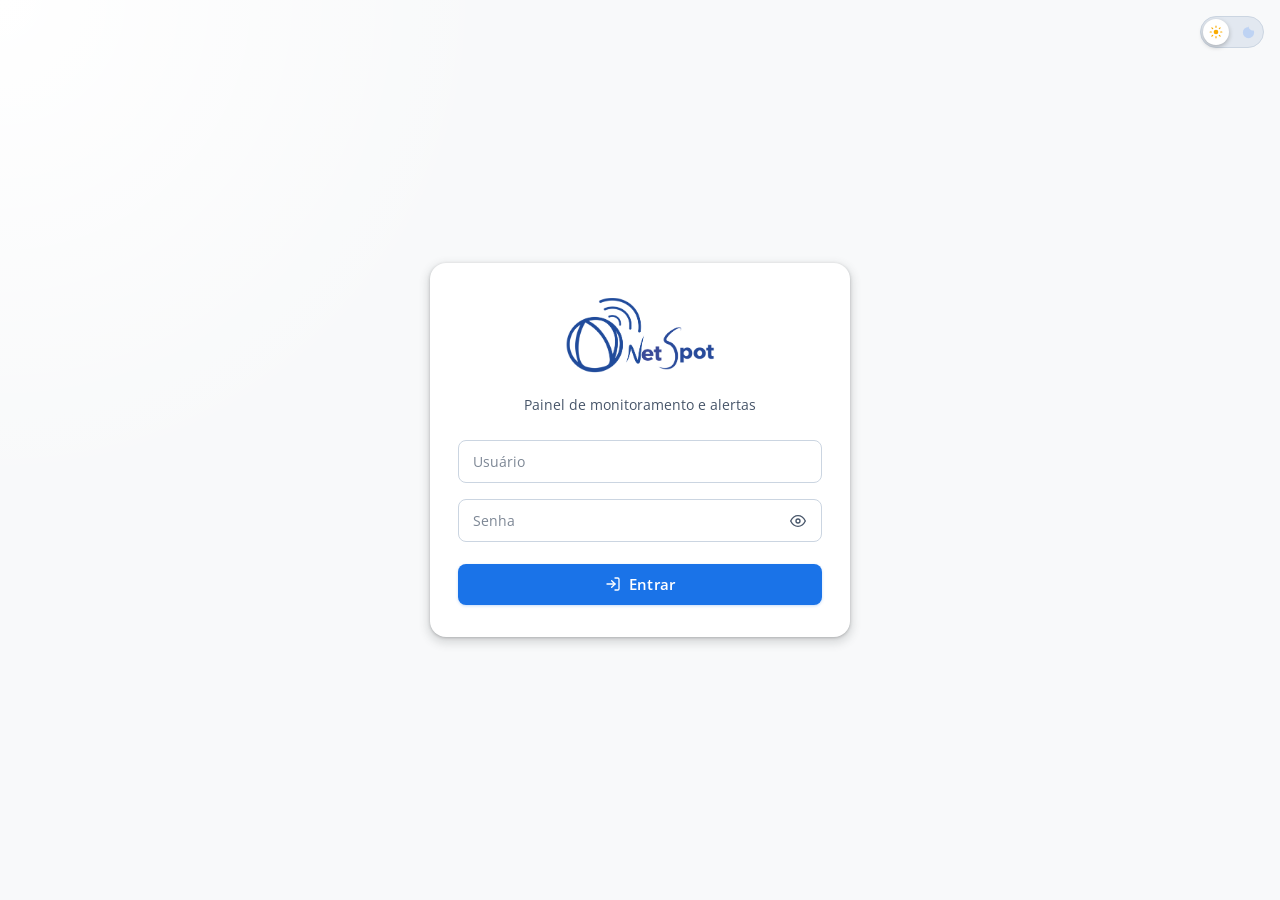
<file: Frontend/index.html>
<!DOCTYPE html>
<html lang="pt-br">
<head>
  <meta charset="UTF-8">
  <meta name="viewport" content="width=device-width, initial-scale=1.0">
  <title>NetSpot</title>
</head>
<body>
  <div id="toastContainer" class="toast-container"></div>
  <script>
    const token = localStorage.getItem("token");
    window.location.replace(token ? "dashboard.html" : "login.html");
  </script>
</body>
</html>
</file>
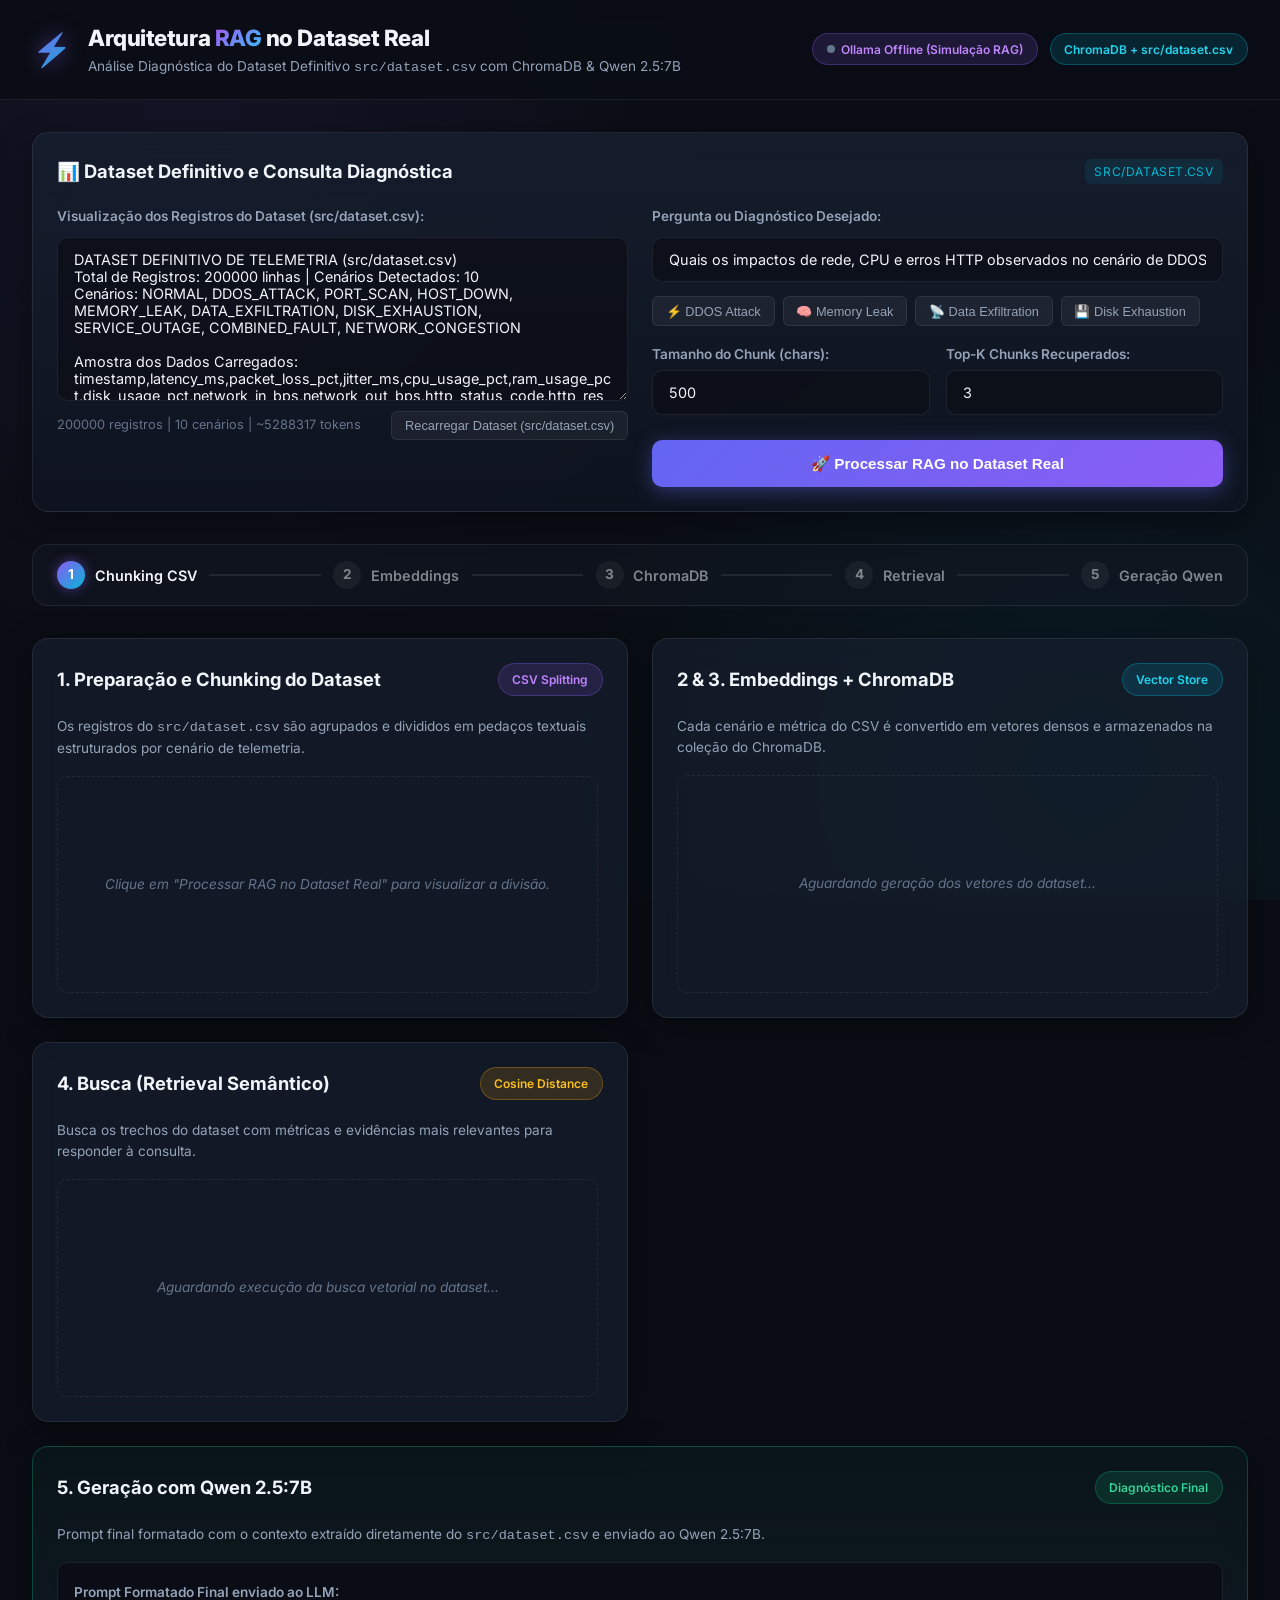
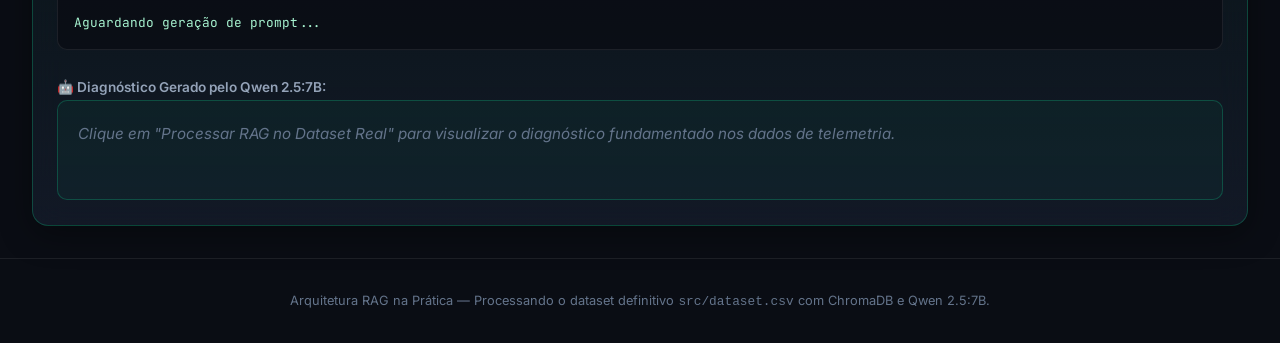
<file: RAG/index.html>
<!DOCTYPE html>
<html lang="pt-BR">
<head>
  <meta charset="UTF-8">
  <meta name="viewport" content="width=device-width, initial-scale=1.0">
  <title>Arquitetura RAG na Prática | Dataset Definitivo src/dataset.csv</title>
  <meta name="description" content="Visualizador interativo da Arquitetura RAG alimentado pelo dataset definitivo de telemetria e incidentes src/dataset.csv.">
  <!-- Google Fonts: Inter & JetBrains Mono -->
  <link rel="preconnect" href="https://fonts.googleapis.com">
  <link rel="preconnect" href="https://fonts.gstatic.com" crossorigin>
  <link href="https://fonts.googleapis.com/css2?family=Inter:wght@300;400;500;600;700;800&family=JetBrains+Mono:wght@400;500;600&display=swap" rel="stylesheet">
  <link rel="stylesheet" href="src/styles.css">
</head>
<body>

  <!-- Header & Navigation -->
  <header class="app-header">
    <div class="header-container">
      <div class="logo">
        <span class="logo-icon">⚡</span>
        <div>
          <h1>Arquitetura <span>RAG</span> no Dataset Real</h1>
          <p class="subtitle">Análise Diagnóstica do Dataset Definitivo <code>src/dataset.csv</code> com ChromaDB & Qwen 2.5:7B</p>
        </div>
      </div>
      <div class="header-badges">
        <span class="badge badge-purple" id="ollama-status">
          <span class="status-dot"></span> Ollama: Verificando...
        </span>
        <span class="badge badge-cyan">ChromaDB + src/dataset.csv</span>
      </div>
    </div>
  </header>

  <main class="app-container">

    <!-- Section: Input & Control Panel -->
    <section class="control-card glass-panel">
      <div class="card-header">
        <h2>📊 Dataset Definitivo e Consulta Diagnóstica</h2>
        <span class="card-step-badge">src/dataset.csv</span>
      </div>
      <div class="control-grid">
        <div class="input-group">
          <label for="doc-input">Visualização dos Registros do Dataset (src/dataset.csv):</label>
          <textarea id="doc-input" rows="8" placeholder="Carregando src/dataset.csv..."></textarea>
          <div class="input-meta">
            <span id="doc-stats">Carregando métricas...</span>
            <button type="button" class="btn-secondary" id="btn-load-sample">Recarregar Dataset (src/dataset.csv)</button>
          </div>
        </div>

        <div class="input-group">
          <label for="query-input">Pergunta ou Diagnóstico Desejado:</label>
          <input type="text" id="query-input" placeholder="Ex: Quais os impactos de rede, CPU e erros HTTP observados no cenário de DDOS_ATTACK?" value="Quais os impactos de rede, CPU e erros HTTP observados no cenário de DDOS_ATTACK?">
          
          <div class="quick-questions" style="display: flex; gap: 0.5rem; flex-wrap: wrap; margin-top: 0.3rem;">
            <button type="button" class="btn-secondary btn-quick" data-query="Quais os impactos de rede, CPU e erros HTTP observados no cenário de DDOS_ATTACK?">⚡ DDOS Attack</button>
            <button type="button" class="btn-secondary btn-quick" data-query="Qual o comportamento de uso de RAM e CPU no incidente de MEMORY_LEAK?">🧠 Memory Leak</button>
            <button type="button" class="btn-secondary btn-quick" data-query="Como identificar o ataque de exfiltração de dados (DATA_EXFILTRATION)?">📡 Data Exfiltration</button>
            <button type="button" class="btn-secondary btn-quick" data-query="Quais cenários causaram eotamento de disco (DISK_EXHAUSTION)?">💾 Disk Exhaustion</button>
          </div>

          <div class="config-row">
            <div class="config-item">
              <label for="chunk-size">Tamanho do Chunk (chars):</label>
              <input type="number" id="chunk-size" value="500" min="200" max="1500">
            </div>
            <div class="config-item">
              <label for="top-k">Top-K Chunks Recuperados:</label>
              <input type="number" id="top-k" value="3" min="1" max="5">
            </div>
          </div>

          <button type="button" class="btn-primary" id="btn-run-rag">
            <span>🚀 Processar RAG no Dataset Real</span>
          </button>
        </div>
      </div>
    </section>

    <!-- Pipeline Visual Steps -->
    <div class="pipeline-stepper">
      <div class="step-tab active" data-step="1">
        <span class="step-num">1</span>
        <span class="step-label">Chunking CSV</span>
      </div>
      <div class="step-line"></div>
      <div class="step-tab" data-step="2">
        <span class="step-num">2</span>
        <span class="step-label">Embeddings</span>
      </div>
      <div class="step-line"></div>
      <div class="step-tab" data-step="3">
        <span class="step-num">3</span>
        <span class="step-label">ChromaDB</span>
      </div>
      <div class="step-line"></div>
      <div class="step-tab" data-step="4">
        <span class="step-num">4</span>
        <span class="step-label">Retrieval</span>
      </div>
      <div class="step-line"></div>
      <div class="step-tab" data-step="5">
        <span class="step-num">5</span>
        <span class="step-label">Geração Qwen</span>
      </div>
    </div>

    <!-- Details Grid -->
    <div class="steps-grid">

      <!-- ETAPA 1: CHUNKING -->
      <section class="step-card glass-panel" id="step1-card">
        <div class="card-header">
          <h3>1. Preparação e Chunking do Dataset</h3>
          <span class="badge badge-purple">CSV Splitting</span>
        </div>
        <p class="step-desc">Os registros do <code>src/dataset.csv</code> são agrupados e divididos em pedaços textuais estruturados por cenário de telemetria.</p>
        <div class="chunks-container" id="chunks-list">
          <div class="empty-state">Clique em "Processar RAG no Dataset Real" para visualizar a divisão.</div>
        </div>
      </section>

      <!-- ETAPA 2 & 3: EMBEDDINGS & CHROMADB -->
      <section class="step-card glass-panel" id="step2-card">
        <div class="card-header">
          <h3>2 & 3. Embeddings + ChromaDB</h3>
          <span class="badge badge-cyan">Vector Store</span>
        </div>
        <p class="step-desc">Cada cenário e métrica do CSV é convertido em vetores densos e armazenados na coleção do ChromaDB.</p>
        <div class="vector-container" id="vectors-list">
          <div class="empty-state">Aguardando geração dos vetores do dataset...</div>
        </div>
      </section>

      <!-- ETAPA 4: RETRIEVAL -->
      <section class="step-card glass-panel" id="step3-card">
        <div class="card-header">
          <h3>4. Busca (Retrieval Semântico)</h3>
          <span class="badge badge-gold">Cosine Distance</span>
        </div>
        <p class="step-desc">Busca os trechos do dataset com métricas e evidências mais relevantes para responder à consulta.</p>
        <div class="retrieval-container" id="retrieval-list">
          <div class="empty-state">Aguardando execução da busca vetorial no dataset...</div>
        </div>
      </section>

      <!-- ETAPA 5: GERAÇÃO -->
      <section class="step-card glass-panel highlight-card" id="step4-card">
        <div class="card-header">
          <h3>5. Geração com Qwen 2.5:7B</h3>
          <span class="badge badge-green">Diagnóstico Final</span>
        </div>
        <p class="step-desc">Prompt final formatado com o contexto extraído diretamente do <code>src/dataset.csv</code> e enviado ao Qwen 2.5:7B.</p>
        
        <div class="prompt-preview-box">
          <label>Prompt Formatado Final enviado ao LLM:</label>
          <pre id="prompt-preview">Aguardando geração de prompt...</pre>
        </div>

        <div class="llm-response-box">
          <label>🤖 Diagnóstico Gerado pelo Qwen 2.5:7B:</label>
          <div id="llm-response-output" class="response-content">
            <span class="placeholder-text">Clique em "Processar RAG no Dataset Real" para visualizar o diagnóstico fundamentado nos dados de telemetria.</span>
          </div>
        </div>
      </section>

    </div>
  </main>

  <!-- Footer -->
  <footer class="app-footer">
    <p>Arquitetura RAG na Prática — Processando o dataset definitivo <code>src/dataset.csv</code> com ChromaDB e Qwen 2.5:7B.</p>
  </footer>

  <script src="src/app.js"></script>
</body>
</html>
</file>
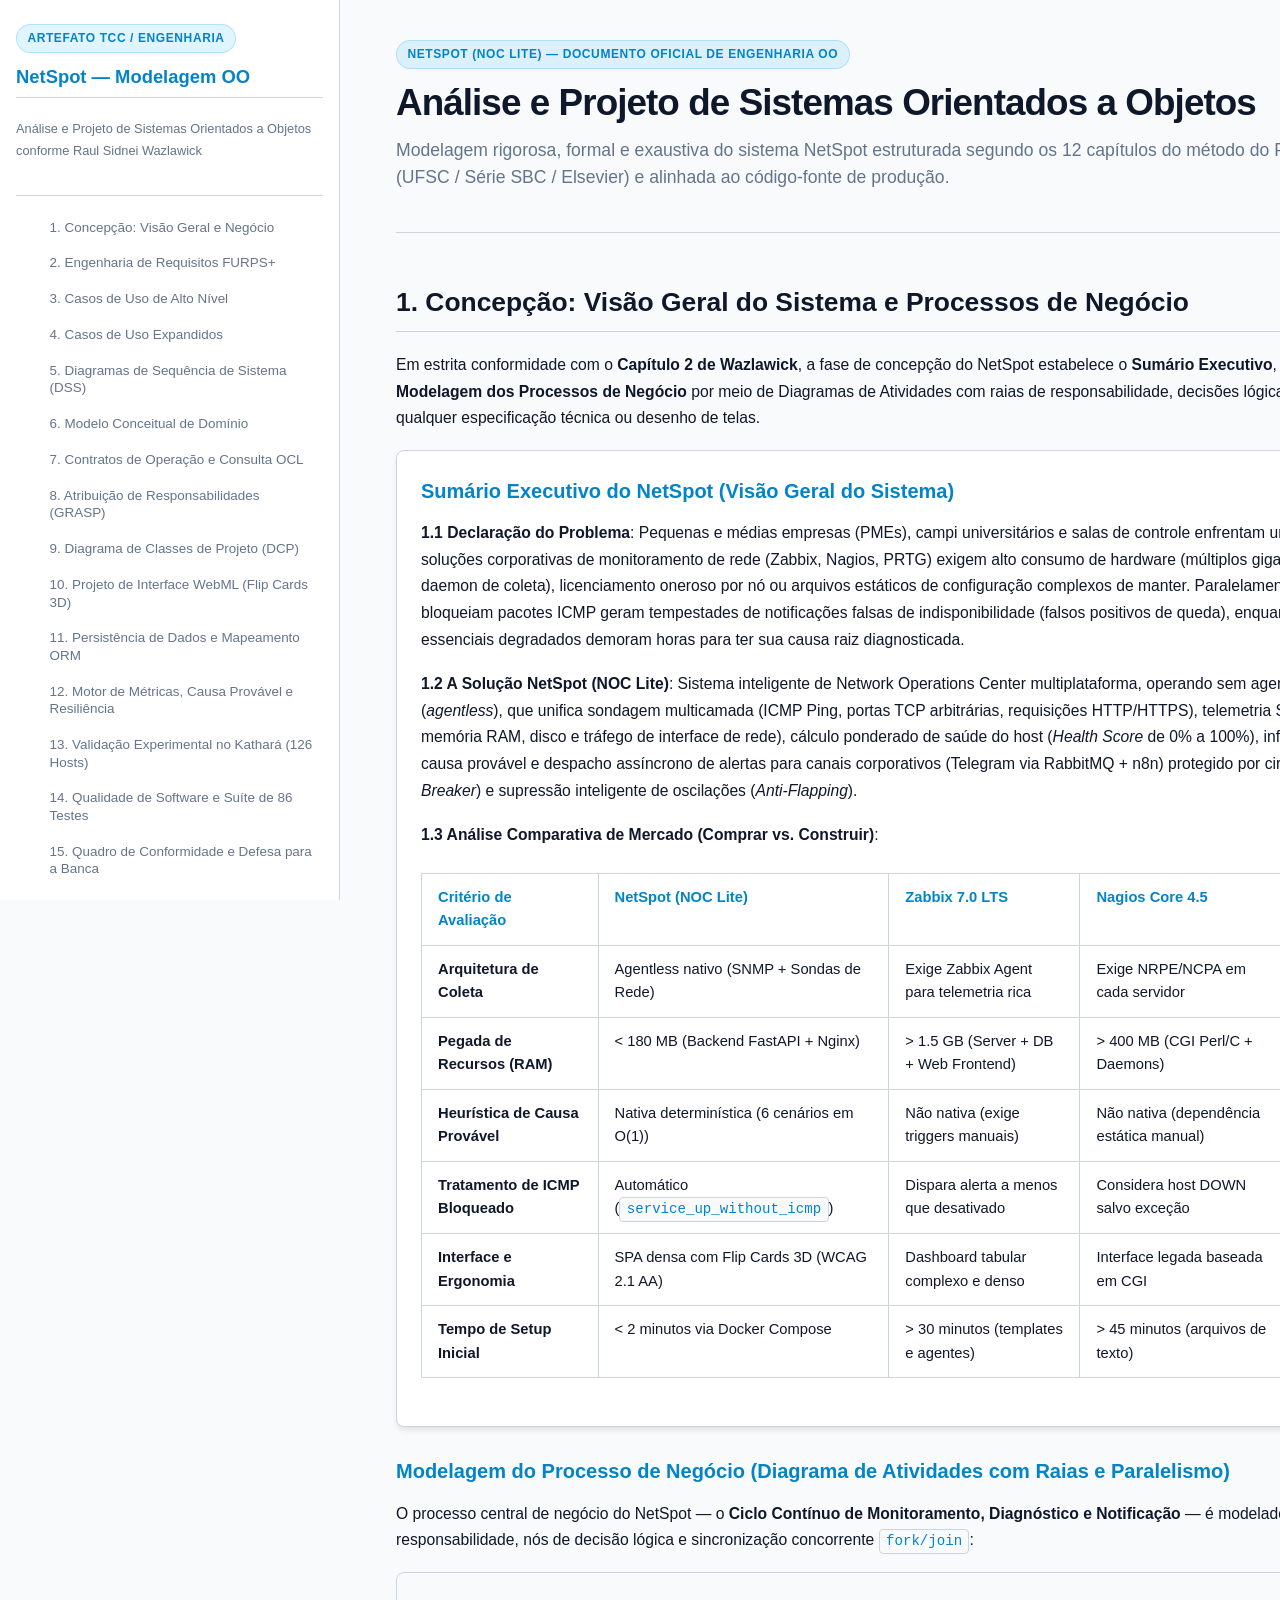
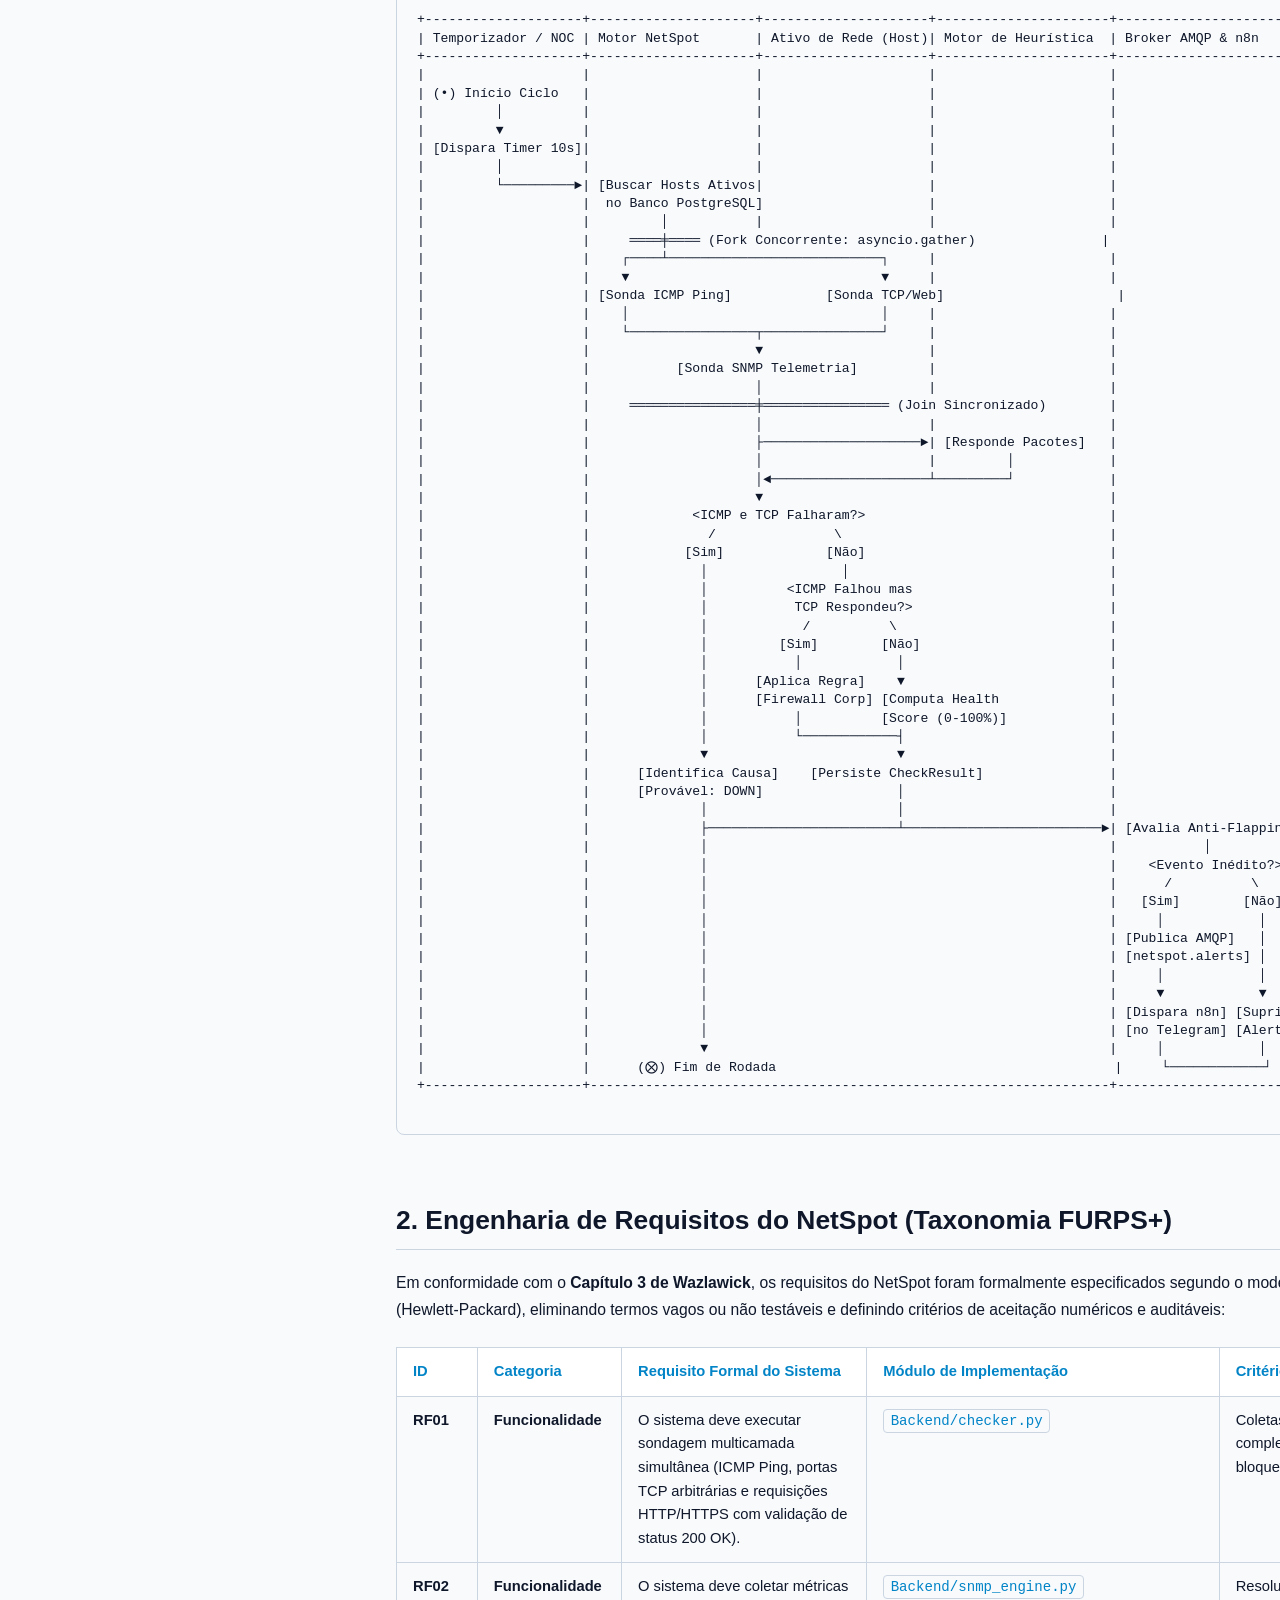
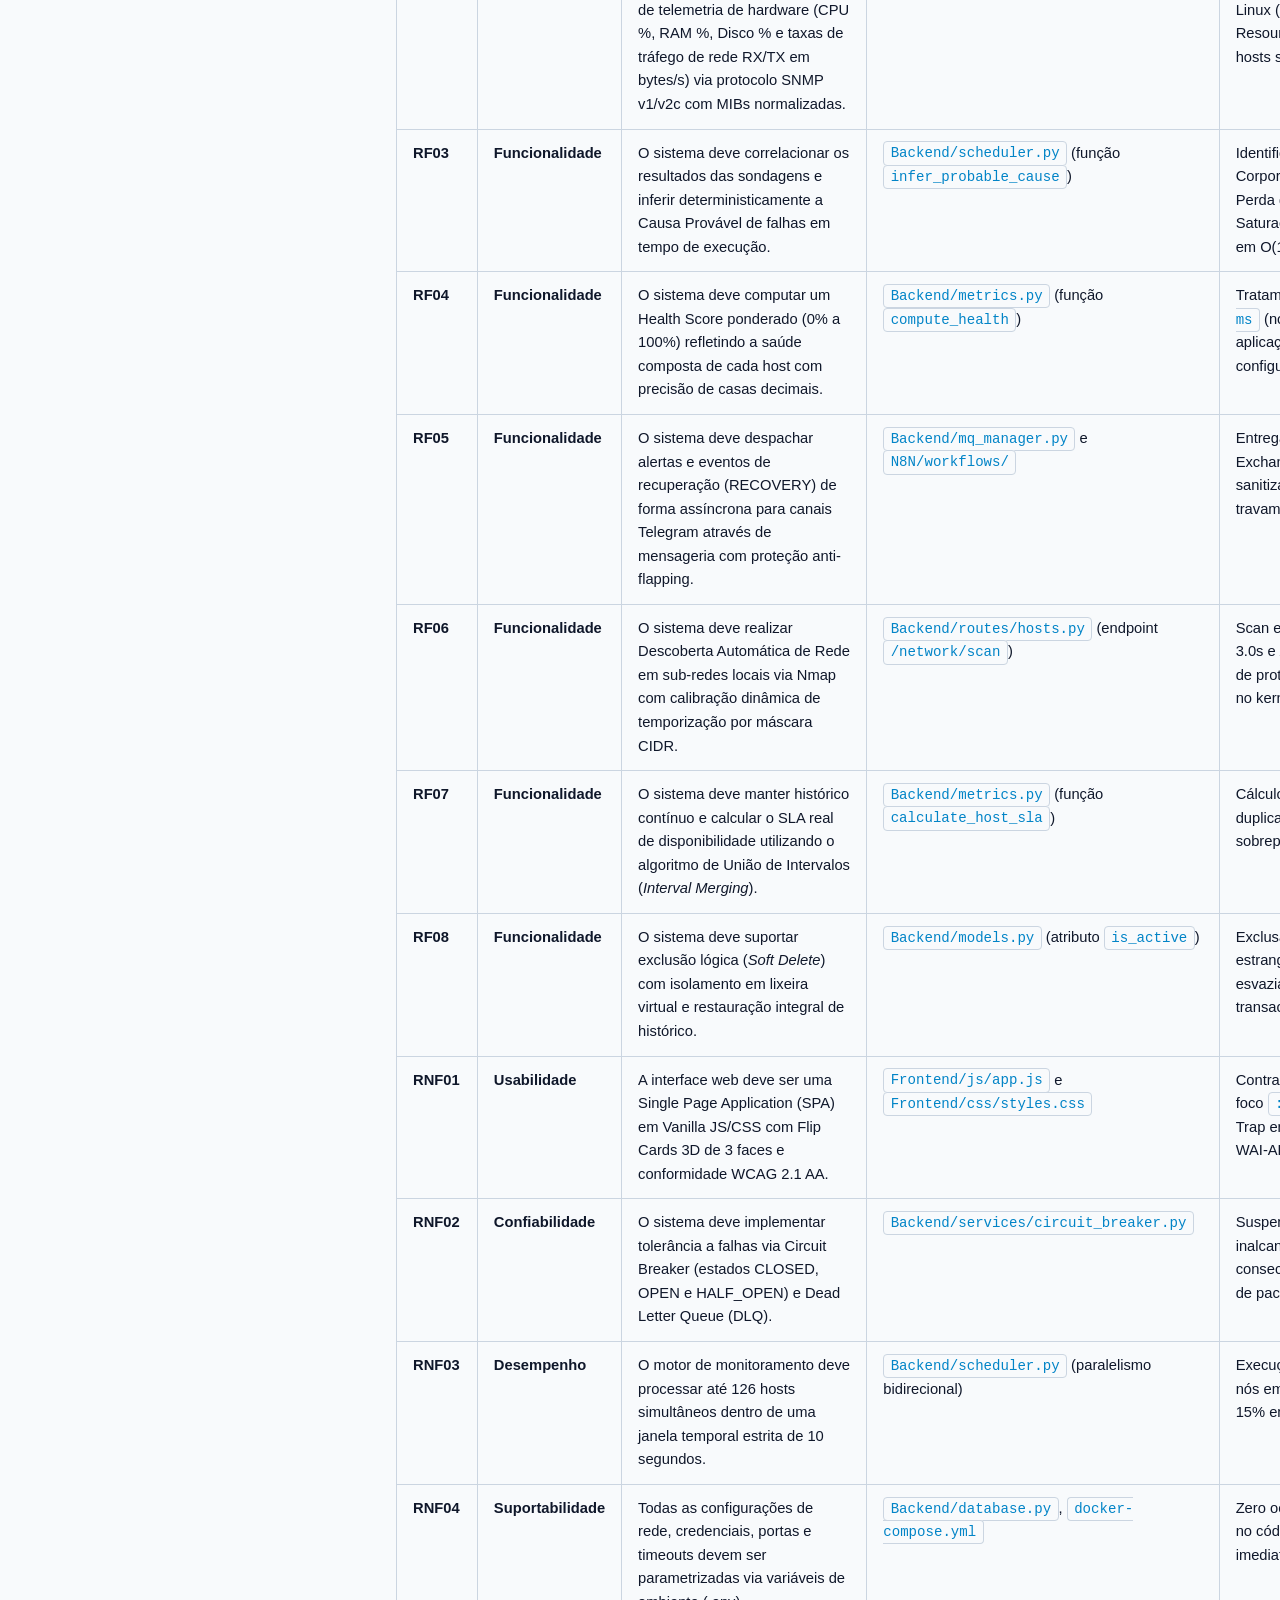
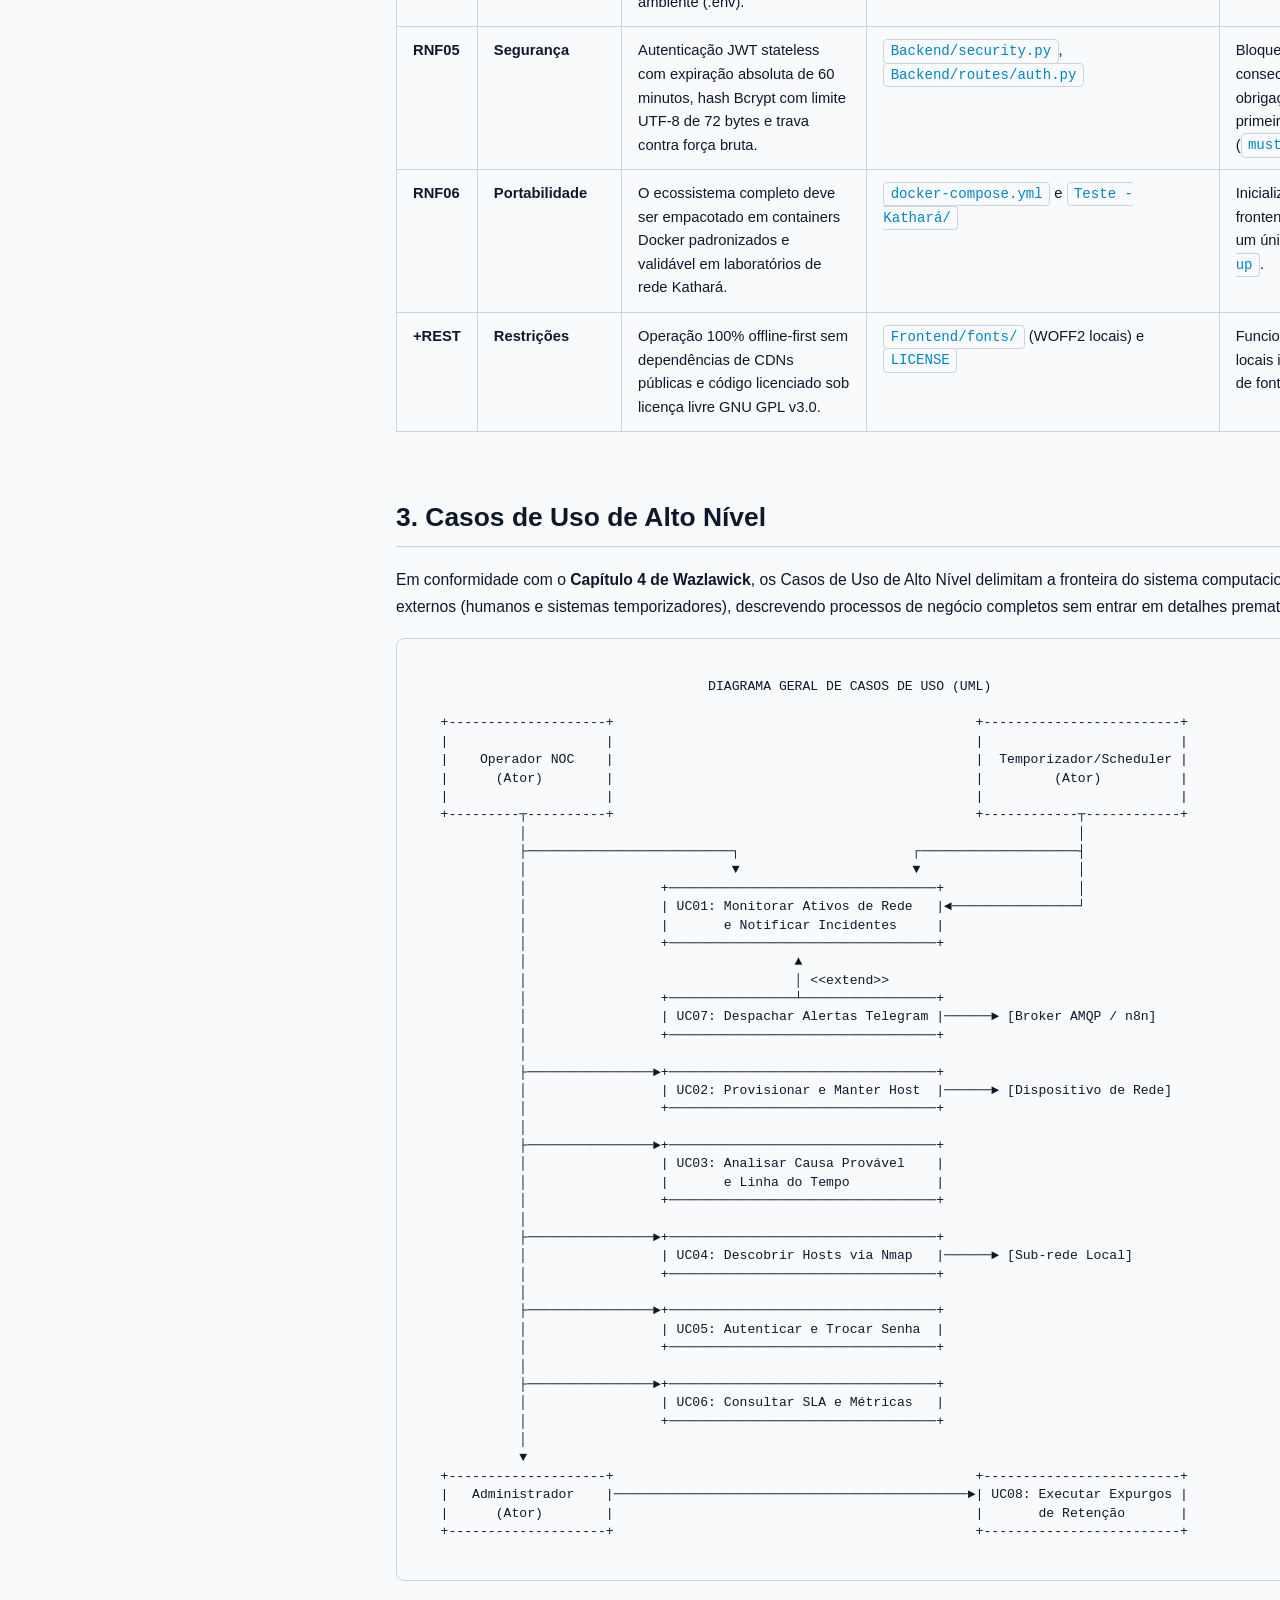
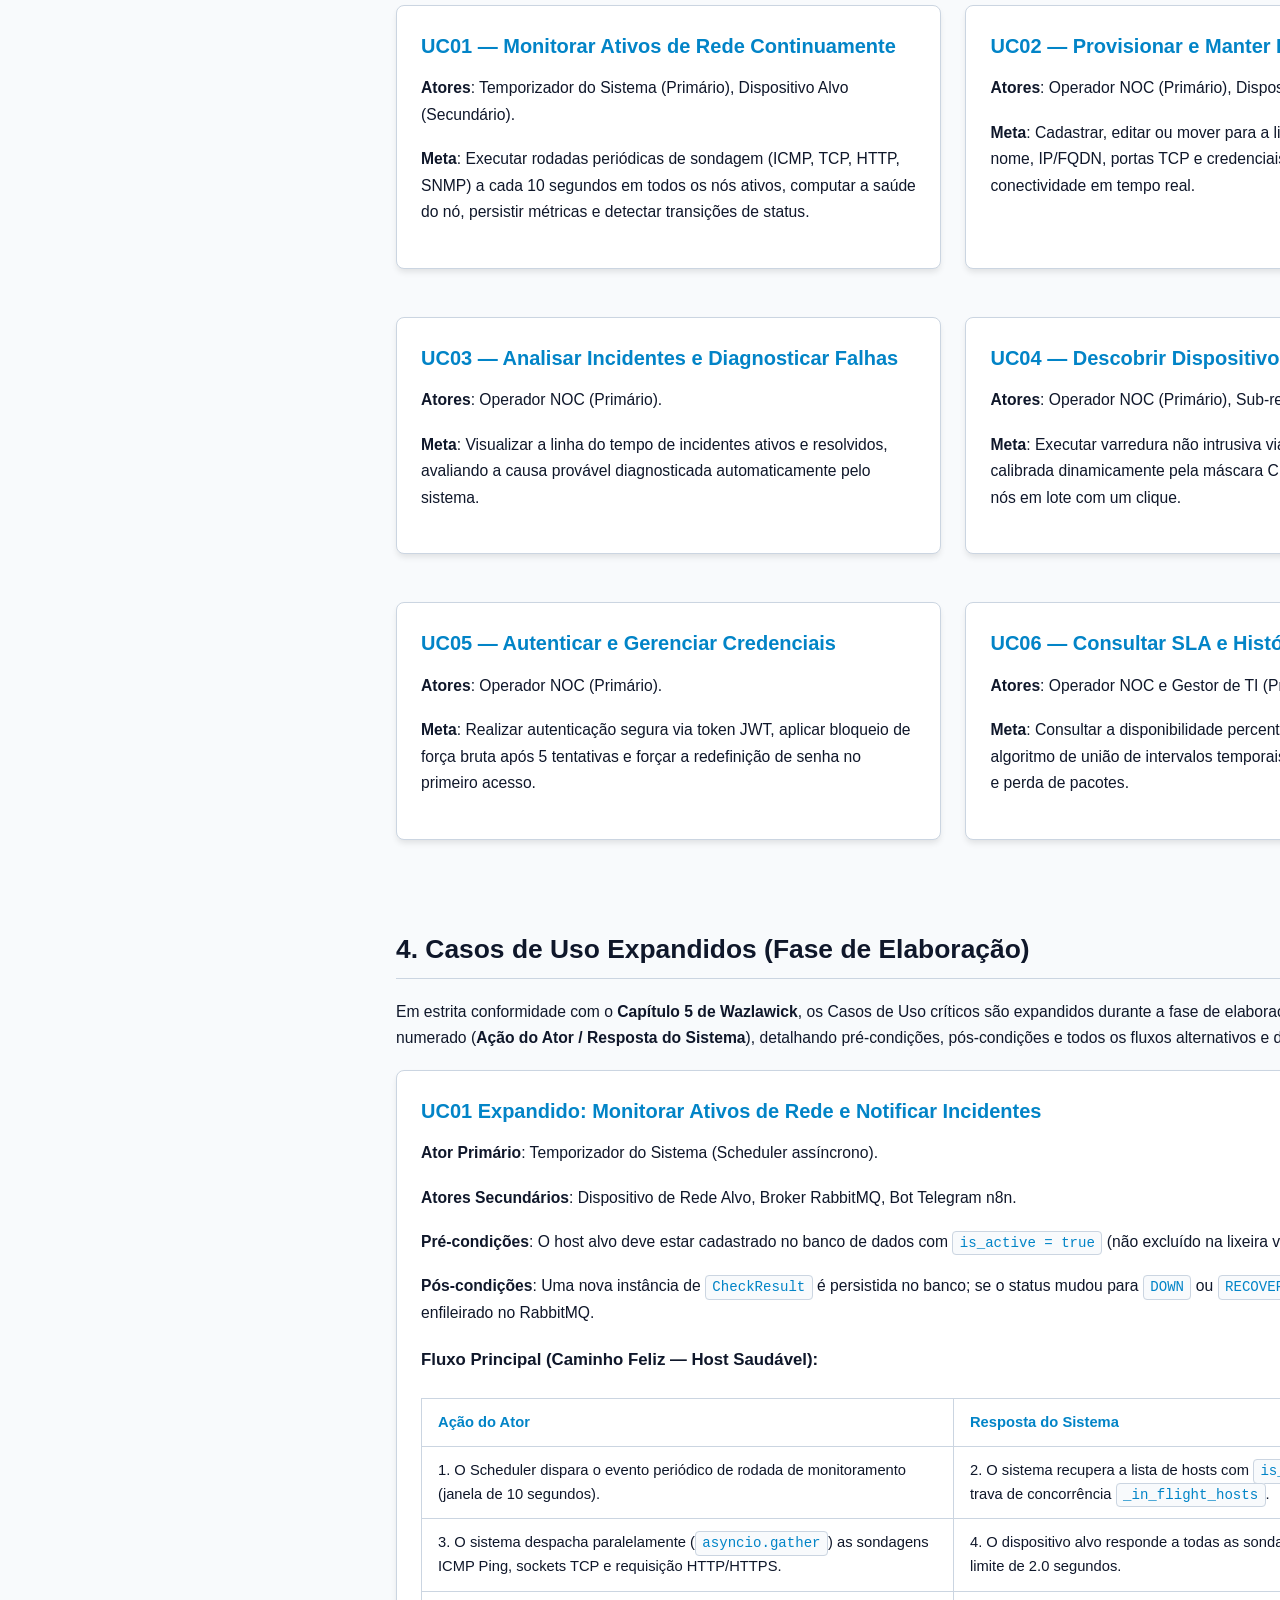
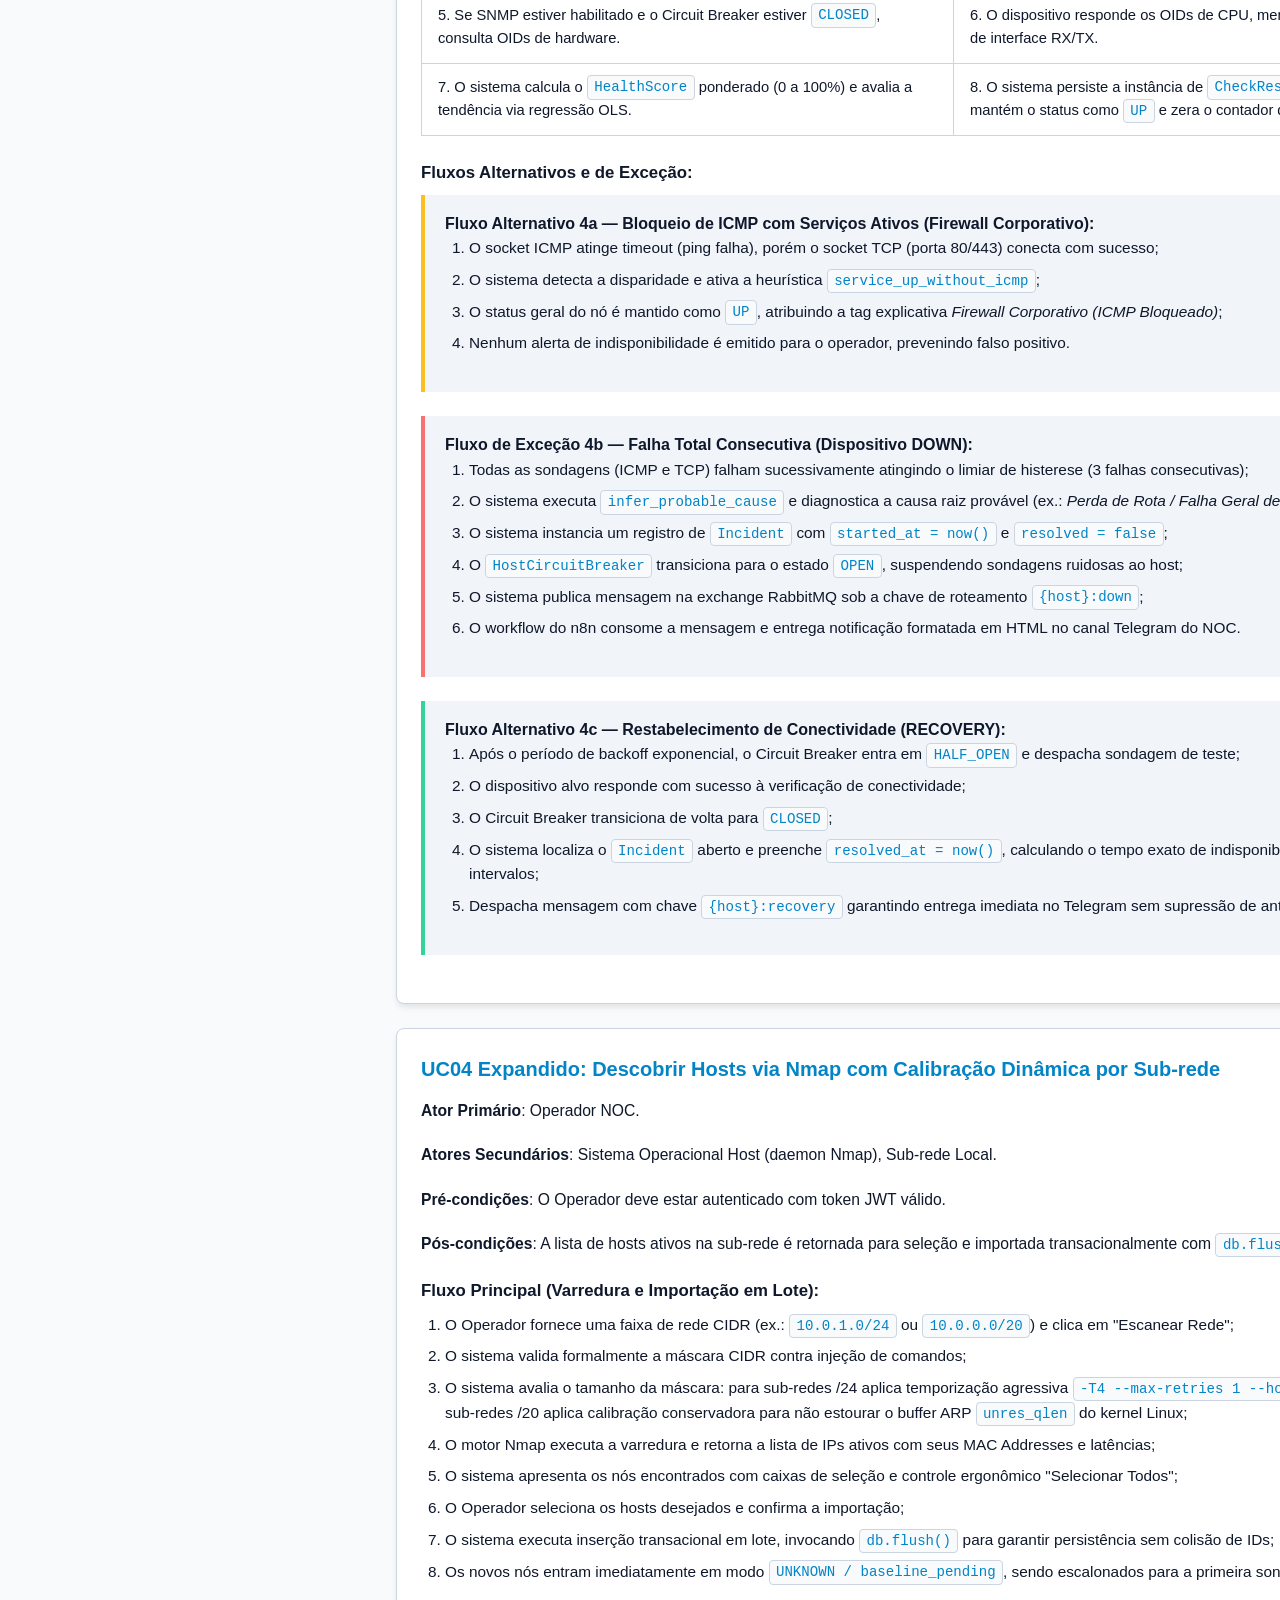
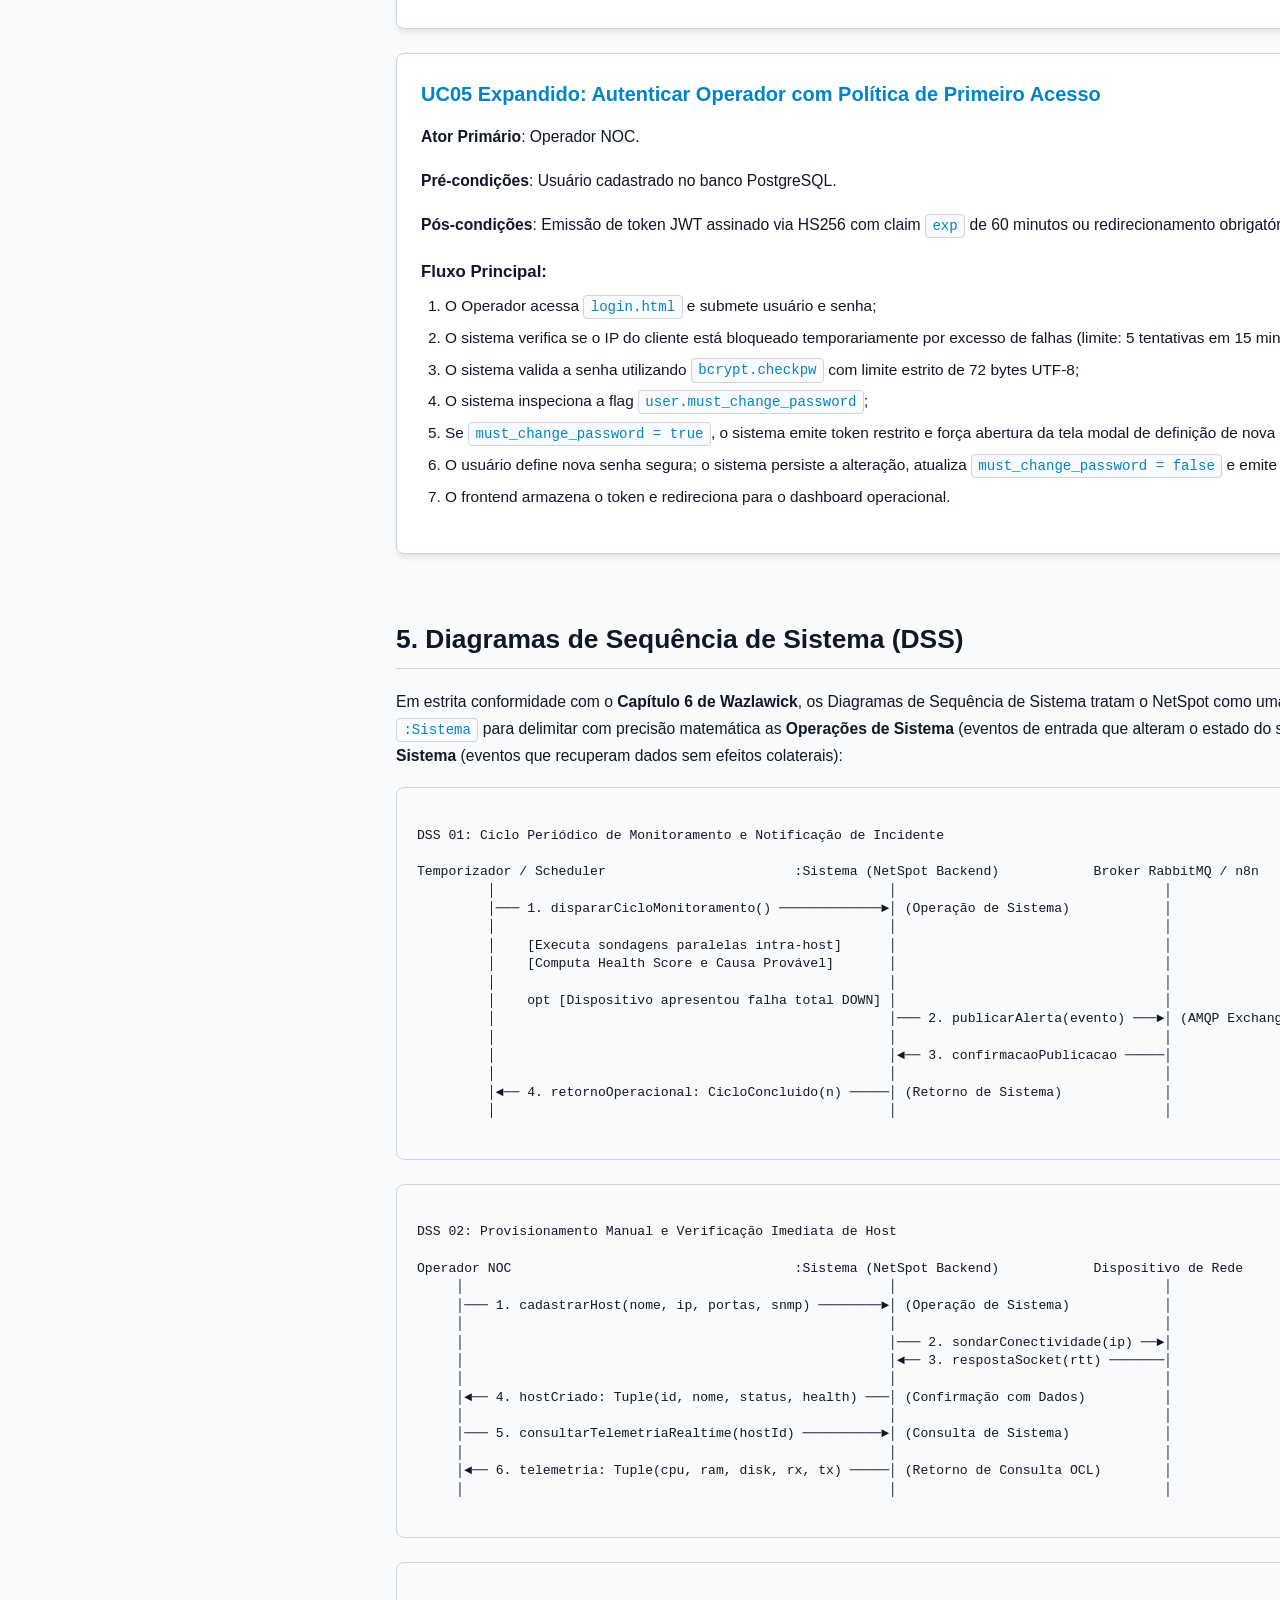
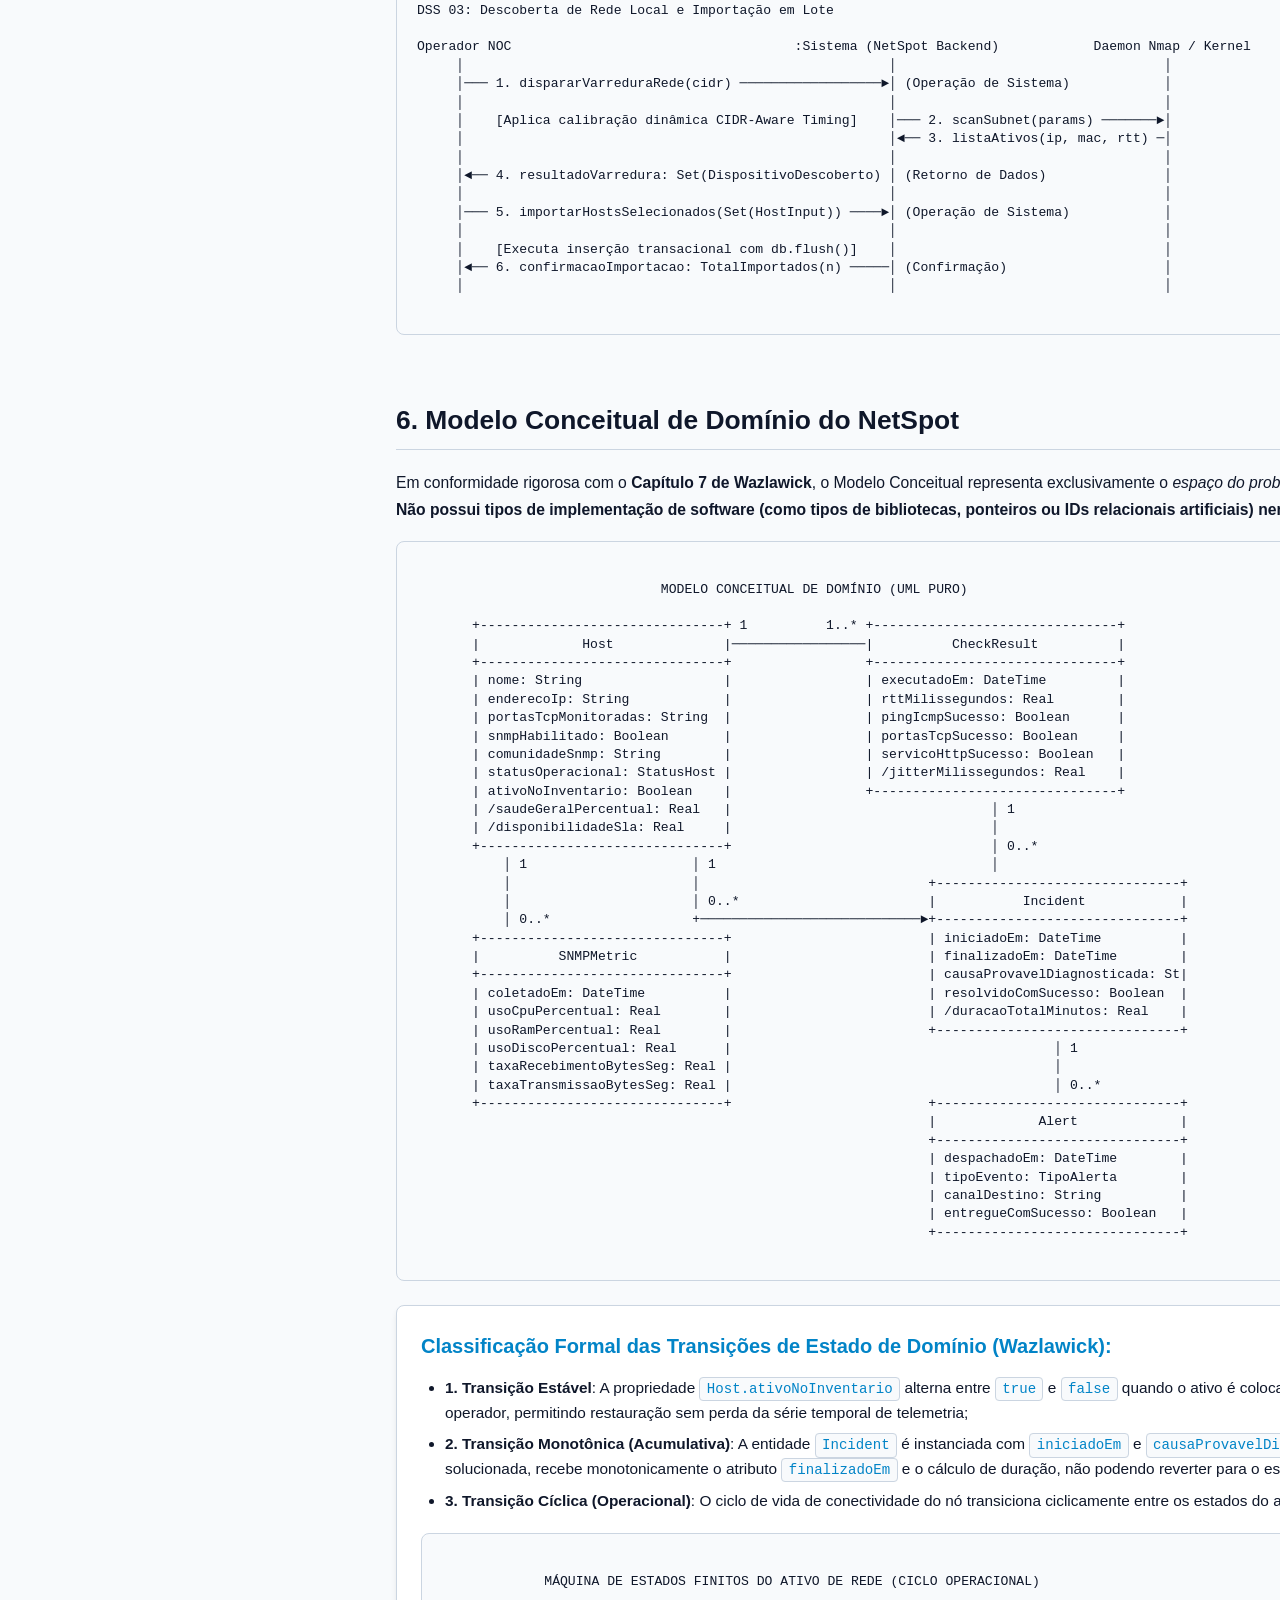
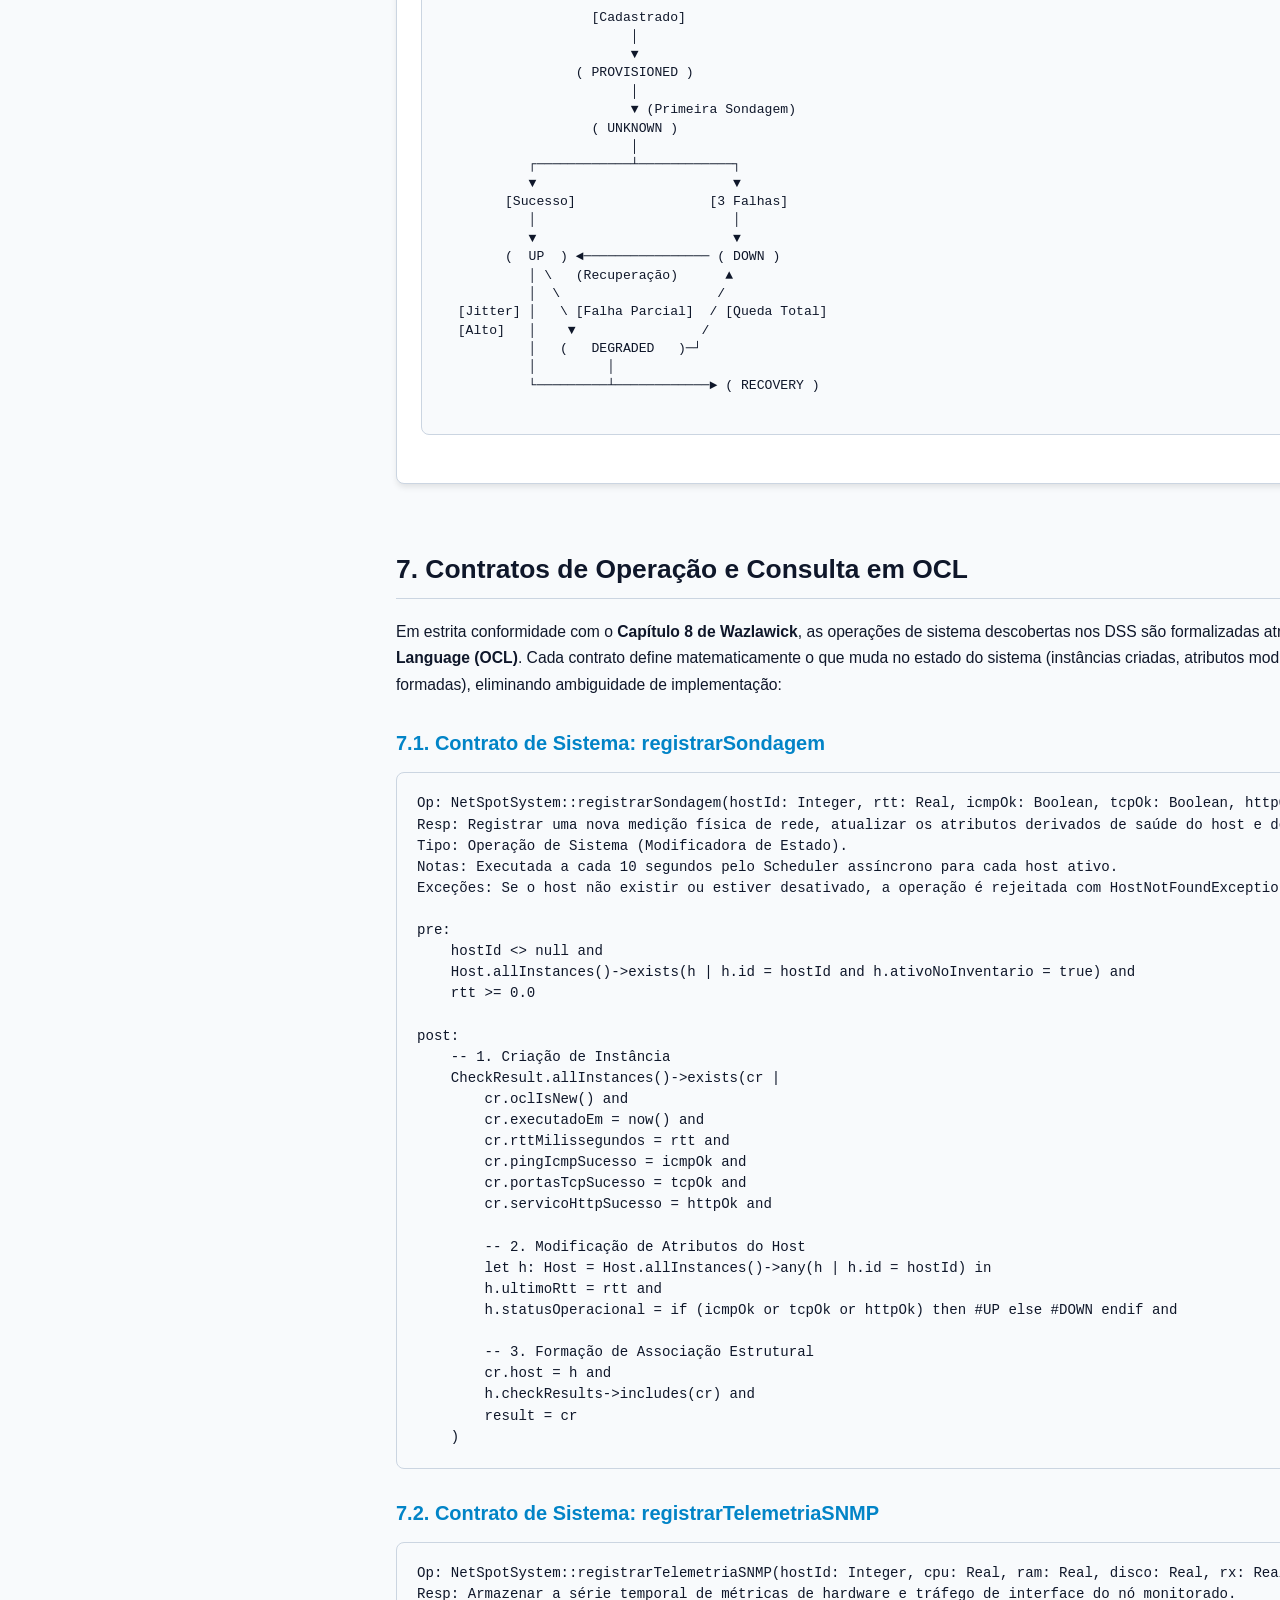
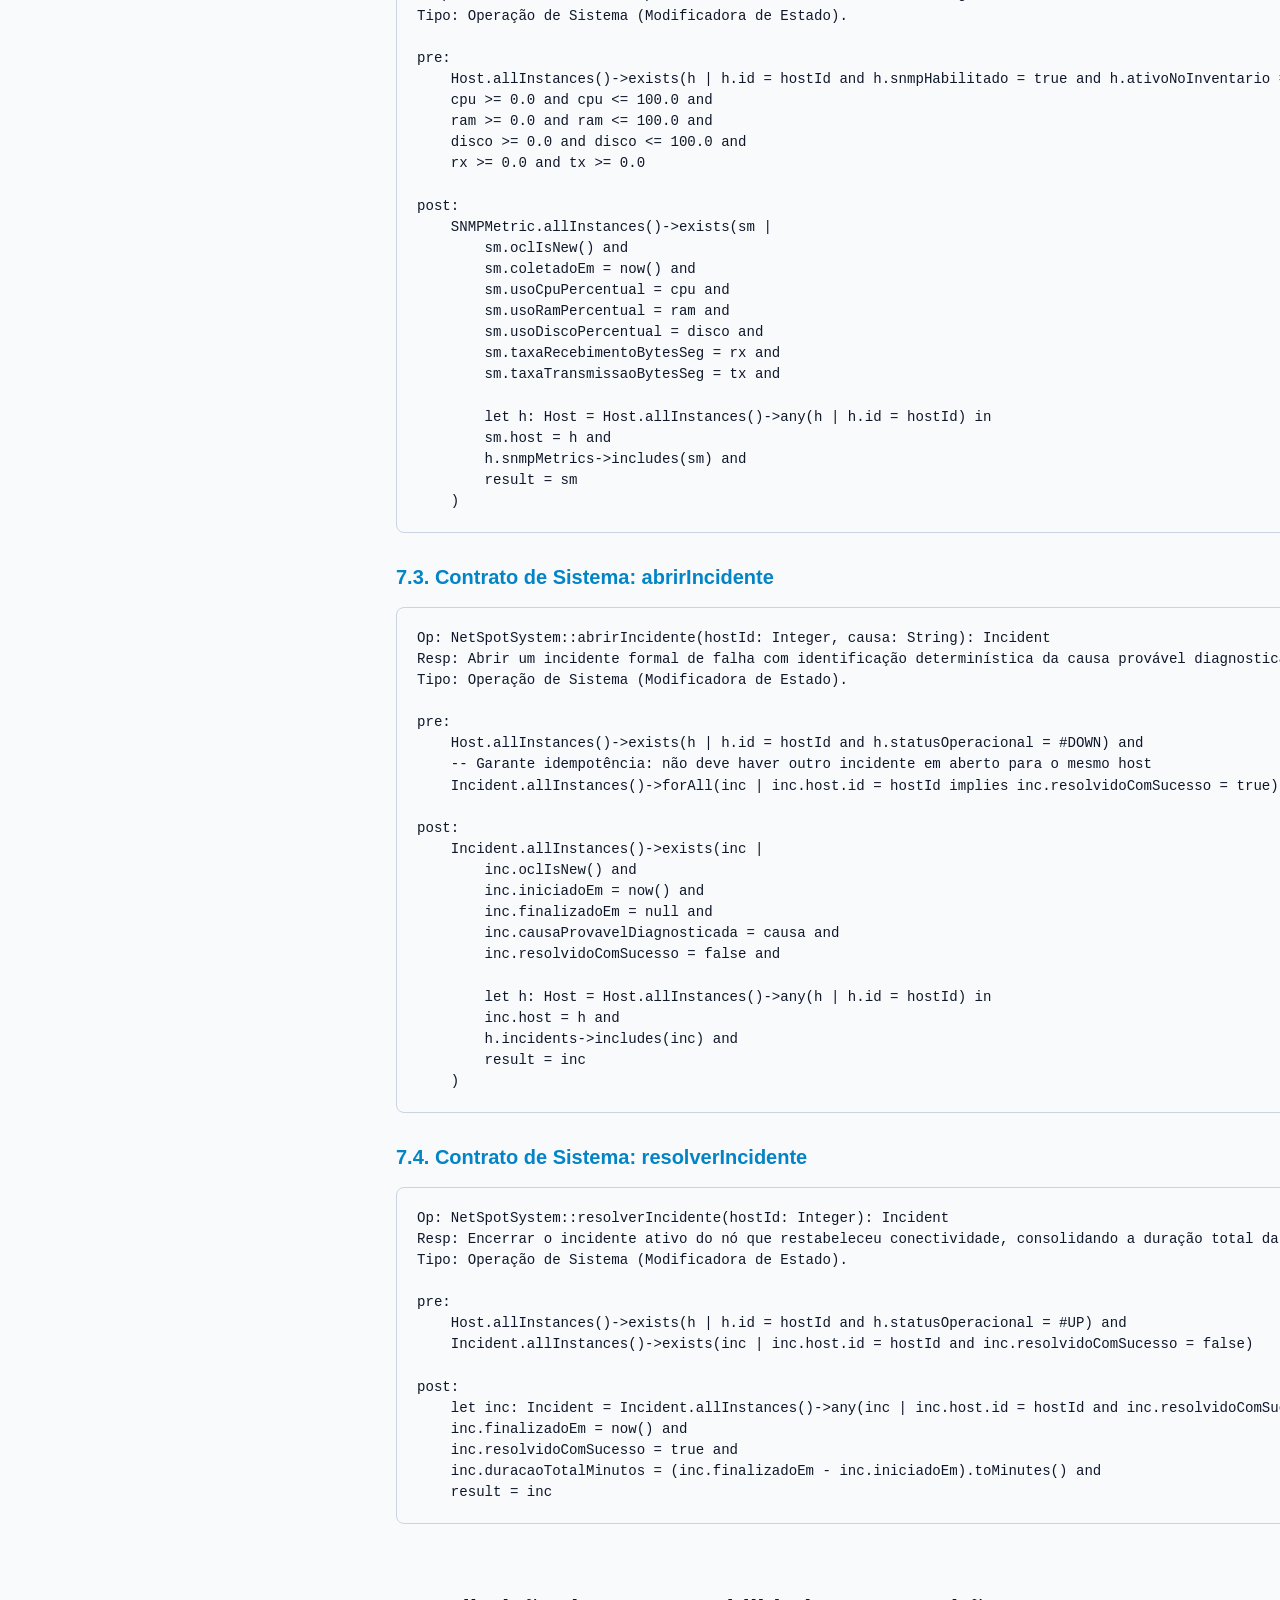
<file: docs/analise_projeto_netspot_wazlawick.html>
<!DOCTYPE html>
<html lang="pt-BR">
<head>
  <meta charset="UTF-8">
  <meta name="viewport" content="width=device-width, initial-scale=1.0">
  <title>Análise e Projeto de Sistemas Orientados a Objetos — NetSpot (Método Wazlawick)</title>
  <style>
    :root {
      --bg-primary: #0b1120;
      --bg-secondary: #131c31;
      --bg-tertiary: #1e293b;
      --text-main: #f8fafc;
      --text-muted: #94a3b8;
      --accent: #38bdf8;
      --accent-hover: #0ea5e9;
      --border: #223049;
      --card-bg: #141e33;
      --code-bg: #070b14;
      --success: #34d399;
      --warning: #fbbf24;
      --danger: #f87171;
      --purple: #c084fc;
      --font-sans: -apple-system, BlinkMacSystemFont, "Segoe UI", Roboto, Helvetica, Arial, sans-serif;
      --font-mono: ui-monospace, SFMono-Regular, "SF Mono", Menlo, Consolas, "Liberation Mono", monospace;
    }

    @media (prefers-color-scheme: light) {
      :root {
        --bg-primary: #f8fafc;
        --bg-secondary: #ffffff;
        --bg-tertiary: #f1f5f9;
        --text-main: #0f172a;
        --text-muted: #64748b;
        --accent: #0284c7;
        --accent-hover: #0369a1;
        --border: #cbd5e1;
        --card-bg: #ffffff;
        --code-bg: #f8fafc;
        --purple: #9333ea;
      }
    }

    * {
      box-sizing: border-box;
      margin: 0;
      padding: 0;
    }

    body {
      font-family: var(--font-sans);
      background-color: var(--bg-primary);
      color: var(--text-main);
      line-height: 1.6;
      display: flex;
      min-height: 100vh;
    }

    /* Sidebar Navigation */
    aside.sidebar {
      width: 340px;
      background-color: var(--bg-secondary);
      border-right: 1px solid var(--border);
      position: fixed;
      top: 0;
      bottom: 0;
      left: 0;
      overflow-y: auto;
      padding: 1.5rem 1rem;
      z-index: 10;
    }

    .sidebar-header {
      padding-bottom: 1rem;
      margin-bottom: 1rem;
      border-bottom: 1px solid var(--border);
    }

    .sidebar-header h2 {
      font-size: 1.15rem;
      color: var(--accent);
      font-weight: 700;
      line-height: 1.3;
    }

    .sidebar-header p {
      font-size: 0.8rem;
      color: var(--text-muted);
      margin-top: 0.3rem;
    }

    nav.toc ul {
      list-style: none;
    }

    nav.toc li {
      margin-bottom: 0.35rem;
    }

    nav.toc a {
      color: var(--text-muted);
      text-decoration: none;
      font-size: 0.84rem;
      display: block;
      padding: 0.4rem 0.6rem;
      border-radius: 6px;
      transition: all 0.2s ease;
      line-height: 1.3;
    }

    nav.toc a:hover, nav.toc a.active {
      color: var(--text-main);
      background-color: var(--bg-tertiary);
      border-left: 3px solid var(--accent);
      padding-left: 0.8rem;
    }

    /* Main Content Area */
    main.content {
      margin-left: 340px;
      flex: 1;
      padding: 2.5rem 3.5rem;
      max-width: 1300px;
    }

    header.doc-header {
      margin-bottom: 3rem;
      padding-bottom: 1.5rem;
      border-bottom: 1px solid var(--border);
    }

    .badge {
      display: inline-block;
      font-size: 0.75rem;
      font-weight: 700;
      padding: 0.25rem 0.65rem;
      border-radius: 9999px;
      background-color: rgba(56, 189, 248, 0.15);
      color: var(--accent);
      border: 1px solid rgba(56, 189, 248, 0.3);
      margin-bottom: 0.75rem;
      text-transform: uppercase;
      letter-spacing: 0.05em;
    }

    .badge-purple {
      background-color: rgba(192, 132, 252, 0.15);
      color: var(--purple);
      border-color: rgba(192, 132, 252, 0.3);
    }

    .badge-success {
      background-color: rgba(52, 211, 153, 0.15);
      color: var(--success);
      border-color: rgba(52, 211, 153, 0.3);
    }

    header.doc-header h1 {
      font-size: 2.3rem;
      font-weight: 800;
      letter-spacing: -0.025em;
      line-height: 1.2;
      margin-bottom: 0.75rem;
    }

    header.doc-header p.subtitle {
      font-size: 1.1rem;
      color: var(--text-muted);
      line-height: 1.5;
    }

    section {
      margin-bottom: 4rem;
      scroll-margin-top: 2rem;
    }

    h2 {
      font-size: 1.65rem;
      font-weight: 700;
      color: var(--text-main);
      margin-bottom: 1.25rem;
      padding-bottom: 0.5rem;
      border-bottom: 1px solid var(--border);
      display: flex;
      align-items: center;
      gap: 0.5rem;
    }

    h3 {
      font-size: 1.25rem;
      font-weight: 600;
      color: var(--accent);
      margin: 1.75rem 0 0.85rem 0;
    }

    h4 {
      font-size: 1.05rem;
      font-weight: 600;
      color: var(--text-main);
      margin: 1.25rem 0 0.5rem 0;
    }

    p {
      margin-bottom: 1.1rem;
      font-size: 0.98rem;
      line-height: 1.7;
    }

    ul, ol {
      margin-bottom: 1.25rem;
      padding-left: 1.5rem;
    }

    li {
      margin-bottom: 0.45rem;
      font-size: 0.96rem;
    }

    /* Cards and Containers */
    .card {
      background-color: var(--card-bg);
      border: 1px solid var(--border);
      border-radius: 8px;
      padding: 1.5rem;
      margin-bottom: 1.5rem;
      box-shadow: 0 4px 6px -1px rgba(0, 0, 0, 0.1);
    }

    .card h3 {
      margin-top: 0;
    }

    .callout {
      border-left: 4px solid var(--accent);
      padding: 1rem 1.25rem;
      background-color: var(--bg-tertiary);
      border-radius: 0 8px 8px 0;
      margin-bottom: 1.5rem;
    }

    .callout-warning {
      border-left-color: var(--warning);
    }

    .callout-success {
      border-left-color: var(--success);
    }

    .callout-danger {
      border-left-color: var(--danger);
    }

    /* Tables */
    table {
      width: 100%;
      border-collapse: collapse;
      margin: 1.5rem 0;
      font-size: 0.92rem;
    }

    th, td {
      border: 1px solid var(--border);
      padding: 0.75rem 1rem;
      text-align: left;
      vertical-align: top;
    }

    th {
      background-color: var(--bg-secondary);
      color: var(--accent);
      font-weight: 600;
    }

    tr:nth-child(even) td {
      background-color: rgba(255, 255, 255, 0.015);
    }

    /* Code & Diagrams */
    pre, code {
      font-family: var(--font-mono);
      font-size: 0.88rem;
    }

    p code, li code, td code {
      background-color: var(--code-bg);
      color: var(--accent);
      padding: 0.2rem 0.4rem;
      border-radius: 4px;
      border: 1px solid var(--border);
    }

    pre {
      background-color: var(--code-bg);
      border: 1px solid var(--border);
      border-radius: 8px;
      padding: 1.25rem;
      overflow-x: auto;
      margin-bottom: 1.5rem;
      line-height: 1.5;
    }

    .diagram-box {
      background-color: var(--code-bg);
      border: 1px solid var(--border);
      border-radius: 8px;
      padding: 1.25rem;
      overflow-x: auto;
      margin-bottom: 1.5rem;
      font-family: var(--font-mono);
      font-size: 0.82rem;
      line-height: 1.4;
      white-space: pre;
      color: var(--text-main);
    }

    .grid-2 {
      display: grid;
      grid-template-columns: 1fr 1fr;
      gap: 1.5rem;
      margin-bottom: 1.5rem;
    }

    @media (max-width: 1024px) {
      .grid-2 {
        grid-template-columns: 1fr;
      }
      aside.sidebar {
        display: none;
      }
      main.content {
        margin-left: 0;
        padding: 1.5rem;
      }
    }

    /* Footer */
    footer.doc-footer {
      margin-top: 5rem;
      padding-top: 2rem;
      border-top: 1px solid var(--border);
      color: var(--text-muted);
      font-size: 0.88rem;
      text-align: center;
    }
  </style>
</head>
<body>

  <!-- Sidebar Navigation -->
  <aside class="sidebar">
    <div class="sidebar-header">
      <span class="badge">Artefato TCC / Engenharia</span>
      <h2>NetSpot — Modelagem OO</h2>
      <p>Análise e Projeto de Sistemas Orientados a Objetos conforme Raul Sidnei Wazlawick</p>
    </div>
    <nav class="toc">
      <ul>
        <li><a href="#fase1-visao">1. Concepção: Visão Geral e Negócio</a></li>
        <li><a href="#fase1-requisitos">2. Engenharia de Requisitos FURPS+</a></li>
        <li><a href="#fase1-casos-uso">3. Casos de Uso de Alto Nível</a></li>
        <li><a href="#fase2-casos-expandidos">4. Casos de Uso Expandidos</a></li>
        <li><a href="#fase2-dss">5. Diagramas de Sequência de Sistema (DSS)</a></li>
        <li><a href="#fase2-modelo-conceitual">6. Modelo Conceitual de Domínio</a></li>
        <li><a href="#fase2-contratos-ocl">7. Contratos de Operação e Consulta OCL</a></li>
        <li><a href="#fase2-grasp">8. Atribuição de Responsabilidades (GRASP)</a></li>
        <li><a href="#fase2-dcp">9. Diagrama de Classes de Projeto (DCP)</a></li>
        <li><a href="#fase2-webml">10. Projeto de Interface WebML (Flip Cards 3D)</a></li>
        <li><a href="#fase3-orm">11. Persistência de Dados e Mapeamento ORM</a></li>
        <li><a href="#fase3-metricas">12. Motor de Métricas, Causa Provável e Resiliência</a></li>
        <li><a href="#fase3-kathara">13. Validação Experimental no Kathará (126 Hosts)</a></li>
        <li><a href="#fase3-testes">14. Qualidade de Software e Suíte de 86 Testes</a></li>
        <li><a href="#banca-conformidade">15. Quadro de Conformidade e Defesa para a Banca</a></li>
      </ul>
    </nav>
  </aside>

  <!-- Main Content Area -->
  <main class="content">

    <header class="doc-header">
      <div class="badge">NetSpot (NOC Lite) — Documento Oficial de Engenharia OO</div>
      <h1>Análise e Projeto de Sistemas Orientados a Objetos</h1>
      <p class="subtitle">Modelagem rigorosa, formal e exaustiva do sistema NetSpot estruturada segundo os 12 capítulos do método do Prof. Raul Sidnei Wazlawick (UFSC / Série SBC / Elsevier) e alinhada ao código-fonte de produção.</p>
    </header>

    <!-- 1. Visão Geral -->
    <section id="fase1-visao">
      <h2>1. Concepção: Visão Geral do Sistema e Processos de Negócio</h2>
      
      <p>Em estrita conformidade com o <strong>Capítulo 2 de Wazlawick</strong>, a fase de concepção do NetSpot estabelece o <strong>Sumário Executivo</strong>, a <strong>Declaração de Problema</strong> e a <strong>Modelagem dos Processos de Negócio</strong> por meio de Diagramas de Atividades com raias de responsabilidade, decisões lógicas e paralelismo real, antes de qualquer especificação técnica ou desenho de telas.</p>

      <div class="card">
        <h3>Sumário Executivo do NetSpot (Visão Geral do Sistema)</h3>
        <p><strong>1.1 Declaração do Problema</strong>: Pequenas e médias empresas (PMEs), campi universitários e salas de controle enfrentam uma assimetria crítica: as soluções corporativas de monitoramento de rede (Zabbix, Nagios, PRTG) exigem alto consumo de hardware (múltiplos gigabytes de RAM apenas para o daemon de coleta), licenciamento oneroso por nó ou arquivos estáticos de configuração complexos de manter. Paralelamente, firewalls corporativos que bloqueiam pacotes ICMP geram tempestades de notificações falsas de indisponibilidade (falsos positivos de queda), enquanto servidores com serviços essenciais degradados demoram horas para ter sua causa raiz diagnosticada.</p>
        
        <p><strong>1.2 A Solução NetSpot (NOC Lite)</strong>: Sistema inteligente de Network Operations Center multiplataforma, operando sem agentes clientes instalados (<em>agentless</em>), que unifica sondagem multicamada (ICMP Ping, portas TCP arbitrárias, requisições HTTP/HTTPS), telemetria SNMP multivendor (CPU, memória RAM, disco e tráfego de interface de rede), cálculo ponderado de saúde do host (<em>Health Score</em> de 0% a 100%), inferência determinística de causa provável e despacho assíncrono de alertas para canais corporativos (Telegram via RabbitMQ + n8n) protegido por circuitos de autocura (<em>Circuit Breaker</em>) e supressão inteligente de oscilações (<em>Anti-Flapping</em>).</p>

        <p><strong>1.3 Análise Comparativa de Mercado (Comprar vs. Construir)</strong>:</p>
        <table>
          <thead>
            <tr>
              <th>Critério de Avaliação</th>
              <th>NetSpot (NOC Lite)</th>
              <th>Zabbix 7.0 LTS</th>
              <th>Nagios Core 4.5</th>
              <th>Prometheus + Alertmanager</th>
            </tr>
          </thead>
          <tbody>
            <tr>
              <td><strong>Arquitetura de Coleta</strong></td>
              <td>Agentless nativo (SNMP + Sondas de Rede)</td>
              <td>Exige Zabbix Agent para telemetria rica</td>
              <td>Exige NRPE/NCPA em cada servidor</td>
              <td>Exige Node Exporter em cada host</td>
            </tr>
            <tr>
              <td><strong>Pegada de Recursos (RAM)</strong></td>
              <td>&lt; 180 MB (Backend FastAPI + Nginx)</td>
              <td>&gt; 1.5 GB (Server + DB + Web Frontend)</td>
              <td>&gt; 400 MB (CGI Perl/C + Daemons)</td>
              <td>&gt; 800 MB (TSDB + Exporters)</td>
            </tr>
            <tr>
              <td><strong>Heurística de Causa Provável</strong></td>
              <td>Nativa determinística (6 cenários em O(1))</td>
              <td>Não nativa (exige triggers manuais)</td>
              <td>Não nativa (dependência estática manual)</td>
              <td>Exige regras PromQL complexas</td>
            </tr>
            <tr>
              <td><strong>Tratamento de ICMP Bloqueado</strong></td>
              <td>Automático (<code>service_up_without_icmp</code>)</td>
              <td>Dispara alerta a menos que desativado</td>
              <td>Considera host DOWN salvo exceção</td>
              <td>Não aplicável (focado em métricas)</td>
            </tr>
            <tr>
              <td><strong>Interface e Ergonomia</strong></td>
              <td>SPA densa com Flip Cards 3D (WCAG 2.1 AA)</td>
              <td>Dashboard tabular complexo e denso</td>
              <td>Interface legada baseada em CGI</td>
              <td>Exige Grafana acoplado externamente</td>
            </tr>
            <tr>
              <td><strong>Tempo de Setup Inicial</strong></td>
              <td>&lt; 2 minutos via Docker Compose</td>
              <td>&gt; 30 minutos (templates e agentes)</td>
              <td>&gt; 45 minutos (arquivos de texto)</td>
              <td>&gt; 25 minutos (scrapes e YAMLs)</td>
            </tr>
          </tbody>
        </table>
      </div>

      <h3>Modelagem do Processo de Negócio (Diagrama de Atividades com Raias e Paralelismo)</h3>
      <p>O processo central de negócio do NetSpot — o <strong>Ciclo Contínuo de Monitoramento, Diagnóstico e Notificação</strong> — é modelado com raias operacionais de responsabilidade, nós de decisão lógica e sincronização concorrente <code>fork/join</code>:</p>

      <div class="diagram-box">
+--------------------+---------------------+---------------------+----------------------+----------------------+
| Temporizador / NOC | Motor NetSpot       | Ativo de Rede (Host)| Motor de Heurística  | Broker AMQP &amp; n8n    |
+--------------------+---------------------+---------------------+----------------------+----------------------+
|                    |                     |                     |                      |                      |
| (•) Início Ciclo   |                     |                     |                      |                      |
|         │          |                     |                     |                      |                      |
|         ▼          |                     |                     |                      |                      |
| [Dispara Timer 10s]|                     |                     |                      |                      |
|         │          |                     |                     |                      |                      |
|         └─────────►| [Buscar Hosts Ativos|                     |                      |                      |
|                    |  no Banco PostgreSQL]                     |                      |                      |
|                    |         │           |                     |                      |                      |
|                    |     ════╪════ (Fork Concorrente: asyncio.gather)                |                      |
|                    |    ┌────┴───────────────────────────┐     |                      |                      |
|                    |    ▼                                ▼     |                      |                      |
|                    | [Sonda ICMP Ping]            [Sonda TCP/Web]                      |                      |
|                    |    │                                │     |                      |                      |
|                    |    └────────────────┬───────────────┘     |                      |                      |
|                    |                     ▼                     |                      |                      |
|                    |           [Sonda SNMP Telemetria]         |                      |                      |
|                    |                     │                     |                      |                      |
|                    |     ════════════════╪════════════════ (Join Sincronizado)        |                      |
|                    |                     │                     |                      |                      |
|                    |                     ├────────────────────►| [Responde Pacotes]   |                      |
|                    |                     │                     |         │            |                      |
|                    |                     │◄────────────────────┴─────────┘            |                      |
|                    |                     ▼                                            |                      |
|                    |             &lt;ICMP e TCP Falharam?&gt;                               |                      |
|                    |               /               \                                  |                      |
|                    |            [Sim]             [Não]                               |                      |
|                    |              │                 │                                 |                      |
|                    |              │          &lt;ICMP Falhou mas                         |                      |
|                    |              │           TCP Respondeu?&gt;                         |                      |
|                    |              │            /          \                           |                      |
|                    |              │         [Sim]        [Não]                        |                      |
|                    |              │           │            │                          |                      |
|                    |              │      [Aplica Regra]    ▼                          |                      |
|                    |              │      [Firewall Corp] [Computa Health              |                      |
|                    |              │           │          [Score (0-100%)]             |                      |
|                    |              │           └────────────┤                          |                      |
|                    |              ▼                        ▼                          |                      |
|                    |      [Identifica Causa]    [Persiste CheckResult]                |                      |
|                    |      [Provável: DOWN]                 │                          |                      |
|                    |              │                        │                          |                      |
|                    |              ├────────────────────────┴─────────────────────────►| [Avalia Anti-Flapping]  |
|                    |              │                                                   |           │          |
|                    |              │                                                   |    &lt;Evento Inédito?&gt; |
|                    |              │                                                   |      /          \    |
|                    |              │                                                   |   [Sim]        [Não] |
|                    |              │                                                   |     │            │   |
|                    |              │                                                   | [Publica AMQP]   │   |
|                    |              │                                                   | [netspot.alerts] │   |
|                    |              │                                                   |     │            │   |
|                    |              │                                                   |     ▼            ▼   |
|                    |              │                                                   | [Dispara n8n] [Suprime|
|                    |              │                                                   | [no Telegram] [Alerta]|
|                    |              ▼                                                   |     │            │   |
|                    |      (⨂) Fim de Rodada                                           |     └────────────┘   |
+--------------------+------------------------------------------------------------------+----------------------+
      </div>
    </section>

    <!-- 2. Requisitos FURPS+ -->
    <section id="fase1-requisitos">
      <h2>2. Engenharia de Requisitos do NetSpot (Taxonomia FURPS+)</h2>

      <p>Em conformidade com o <strong>Capítulo 3 de Wazlawick</strong>, os requisitos do NetSpot foram formalmente especificados segundo o modelo FURPS+ de Robert Grady (Hewlett-Packard), eliminando termos vagos ou não testáveis e definindo critérios de aceitação numéricos e auditáveis:</p>

      <table>
        <thead>
          <tr>
            <th>ID</th>
            <th>Categoria</th>
            <th>Requisito Formal do Sistema</th>
            <th>Módulo de Implementação</th>
            <th>Critério de Aceitação / Verificação</th>
          </tr>
        </thead>
        <tbody>
          <tr>
            <td><strong>RF01</strong></td>
            <td><strong>Funcionalidade</strong></td>
            <td>O sistema deve executar sondagem multicamada simultânea (ICMP Ping, portas TCP arbitrárias e requisições HTTP/HTTPS com validação de status 200 OK).</td>
            <td><code>Backend/checker.py</code></td>
            <td>Coletas concorrentes intra-host completadas em &lt; 400ms por nó sem bloqueio de thread.</td>
          </tr>
          <tr>
            <td><strong>RF02</strong></td>
            <td><strong>Funcionalidade</strong></td>
            <td>O sistema deve coletar métricas de telemetria de hardware (CPU %, RAM %, Disco % e taxas de tráfego de rede RX/TX em bytes/s) via protocolo SNMP v1/v2c com MIBs normalizadas.</td>
            <td><code>Backend/snmp_engine.py</code></td>
            <td>Resolução polimórfica de OIDs para Linux (UCD-SNMP), Windows (Host Resources) e Cisco sem travar em hosts sem SNMP.</td>
          </tr>
          <tr>
            <td><strong>RF03</strong></td>
            <td><strong>Funcionalidade</strong></td>
            <td>O sistema deve correlacionar os resultados das sondagens e inferir deterministicamente a Causa Provável de falhas em tempo de execução.</td>
            <td><code>Backend/scheduler.py</code> (função <code>infer_probable_cause</code>)</td>
            <td>Identificação de 6 cenários (Firewall Corporativo, Sobrecarga de CPU, Perda de Rota, Degradação por Jitter, Saturação de Banda e Queda Total) em O(1).</td>
          </tr>
          <tr>
            <td><strong>RF04</strong></td>
            <td><strong>Funcionalidade</strong></td>
            <td>O sistema deve computar um Health Score ponderado (0% a 100%) refletindo a saúde composta de cada host com precisão de casas decimais.</td>
            <td><code>Backend/metrics.py</code> (função <code>compute_health</code>)</td>
            <td>Tratamento estrito de latência <code>0.0 ms</code> (nós locais) sem zerar o score e aplicação das ponderações configuradas.</td>
          </tr>
          <tr>
            <td><strong>RF05</strong></td>
            <td><strong>Funcionalidade</strong></td>
            <td>O sistema deve despachar alertas e eventos de recuperação (RECOVERY) de forma assíncrona para canais Telegram através de mensageria com proteção anti-flapping.</td>
            <td><code>Backend/mq_manager.py</code> e <code>N8N/workflows/</code></td>
            <td>Entrega de mensagens via RabbitMQ Exchange <code>netspot.alerts</code> com sanitização HTML estrita e sem travamento da API.</td>
          </tr>
          <tr>
            <td><strong>RF06</strong></td>
            <td><strong>Funcionalidade</strong></td>
            <td>O sistema deve realizar Descoberta Automática de Rede em sub-redes locais via Nmap com calibração dinâmica de temporização por máscara CIDR.</td>
            <td><code>Backend/routes/hosts.py</code> (endpoint <code>/network/scan</code>)</td>
            <td>Scan em sub-redes /24 concluído em &lt; 3.0s e /20 concluído com parâmetros de proteção contra estouro de fila ARP no kernel Linux.</td>
          </tr>
          <tr>
            <td><strong>RF07</strong></td>
            <td><strong>Funcionalidade</strong></td>
            <td>O sistema deve manter histórico contínuo e calcular o SLA real de disponibilidade utilizando o algoritmo de União de Intervalos (<em>Interval Merging</em>).</td>
            <td><code>Backend/metrics.py</code> (função <code>calculate_host_sla</code>)</td>
            <td>Cálculo de indisponibilidade sem duplicar tempo em incidentes sobrepostos ou simultâneos.</td>
          </tr>
          <tr>
            <td><strong>RF08</strong></td>
            <td><strong>Funcionalidade</strong></td>
            <td>O sistema deve suportar exclusão lógica (<em>Soft Delete</em>) com isolamento em lixeira virtual e restauração integral de histórico.</td>
            <td><code>Backend/models.py</code> (atributo <code>is_active</code>)</td>
            <td>Exclusão lógica preservando chaves estrangeiras de métricas e suporte a esvaziamento permanente transacional.</td>
          </tr>
          <tr>
            <td><strong>RNF01</strong></td>
            <td><strong>Usabilidade</strong></td>
            <td>A interface web deve ser uma Single Page Application (SPA) em Vanilla JS/CSS com Flip Cards 3D de 3 faces e conformidade WCAG 2.1 AA.</td>
            <td><code>Frontend/js/app.js</code> e <code>Frontend/css/styles.css</code></td>
            <td>Contraste mínimo de 5.6:1, anel de foco <code>:focus-visible</code> ciano, Focus Trap em janelas modais e semântica WAI-ARIA.</td>
          </tr>
          <tr>
            <td><strong>RNF02</strong></td>
            <td><strong>Confiabilidade</strong></td>
            <td>O sistema deve implementar tolerância a falhas via Circuit Breaker (estados CLOSED, OPEN e HALF_OPEN) e Dead Letter Queue (DLQ).</td>
            <td><code>Backend/services/circuit_breaker.py</code></td>
            <td>Suspensão de sondagens a nós inalcançáveis após 3 falhas consecutivas, prevenindo tempestades de pacotes e travamento de workers.</td>
          </tr>
          <tr>
            <td><strong>RNF03</strong></td>
            <td><strong>Desempenho</strong></td>
            <td>O motor de monitoramento deve processar até 126 hosts simultâneos dentro de uma janela temporal estrita de 10 segundos.</td>
            <td><code>Backend/scheduler.py</code> (paralelismo bidirecional)</td>
            <td>Execução completa do ciclo de 126 nós em &lt; 1.5s com consumo de CPU &lt; 15% em ambiente emulado Kathará.</td>
          </tr>
          <tr>
            <td><strong>RNF04</strong></td>
            <td><strong>Suportabilidade</strong></td>
            <td>Todas as configurações de rede, credenciais, portas e timeouts devem ser parametrizadas via variáveis de ambiente (.env).</td>
            <td><code>Backend/database.py</code>, <code>docker-compose.yml</code></td>
            <td>Zero ocorrências de credenciais literais no código-fonte e reprodutibilidade imediata via <code>.env.example</code>.</td>
          </tr>
          <tr>
            <td><strong>RNF05</strong></td>
            <td><strong>Segurança</strong></td>
            <td>Autenticação JWT stateless com expiração absoluta de 60 minutos, hash Bcrypt com limite UTF-8 de 72 bytes e trava contra força bruta.</td>
            <td><code>Backend/security.py</code>, <code>Backend/routes/auth.py</code></td>
            <td>Bloqueio de IP após 5 tentativas consecutivas de senha inválida e obrigação de troca de senha no primeiro acesso (<code>must_change_password</code>).</td>
          </tr>
          <tr>
            <td><strong>RNF06</strong></td>
            <td><strong>Portabilidade</strong></td>
            <td>O ecossistema completo deve ser empacotado em containers Docker padronizados e validável em laboratórios de rede Kathará.</td>
            <td><code>docker-compose.yml</code> e <code>Teste - Kathará/</code></td>
            <td>Inicialização de 5 containers (backend, frontend, postgres, rabbitmq, n8n) em um único comando <code>docker-compose up</code>.</td>
          </tr>
          <tr>
            <td><strong>+REST</strong></td>
            <td><strong>Restrições</strong></td>
            <td>Operação 100% offline-first sem dependências de CDNs públicas e código licenciado sob licença livre GNU GPL v3.0.</td>
            <td><code>Frontend/fonts/</code> (WOFF2 locais) e <code>LICENSE</code></td>
            <td>Funcionamento integral em redes locais isoladas da Internet sem quebra de fontes ou ícones visuais.</td>
          </tr>
        </tbody>
      </table>
    </section>

    <!-- 3. Casos de Uso Alto Nível -->
    <section id="fase1-casos-uso">
      <h2>3. Casos de Uso de Alto Nível</h2>

      <p>Em conformidade com o <strong>Capítulo 4 de Wazlawick</strong>, os Casos de Uso de Alto Nível delimitam a fronteira do sistema computacional em relação aos atores externos (humanos e sistemas temporizadores), descrevendo processos de negócio completos sem entrar em detalhes prematuros de cliques de botões:</p>

      <div class="diagram-box">
                                     DIAGRAMA GERAL DE CASOS DE USO (UML)
                                     
   +--------------------+                                              +-------------------------+
   |                    |                                              |                         |
   |    Operador NOC    |                                              |  Temporizador/Scheduler |
   |      (Ator)        |                                              |         (Ator)          |
   |                    |                                              |                         |
   +---------┬----------+                                              +------------┬------------+
             │                                                                      │
             ├──────────────────────────┐                      ┌────────────────────┤
             │                          ▼                      ▼                    │
             │                 +──────────────────────────────────+                 │
             │                 | UC01: Monitorar Ativos de Rede   |◄────────────────┘
             │                 |       e Notificar Incidentes     |
             │                 +──────────────────────────────────+
             │                                  ▲
             │                                  │ &lt;&lt;extend&gt;&gt;
             │                 +────────────────┴─────────────────+
             │                 | UC07: Despachar Alertas Telegram |──────► [Broker AMQP / n8n]
             │                 +──────────────────────────────────+
             │
             ├────────────────►+──────────────────────────────────+
             │                 | UC02: Provisionar e Manter Host  |──────► [Dispositivo de Rede]
             │                 +──────────────────────────────────+
             │
             ├────────────────►+──────────────────────────────────+
             │                 | UC03: Analisar Causa Provável    |
             │                 |       e Linha do Tempo           |
             │                 +──────────────────────────────────+
             │
             ├────────────────►+──────────────────────────────────+
             │                 | UC04: Descobrir Hosts via Nmap   |──────► [Sub-rede Local]
             │                 +──────────────────────────────────+
             │
             ├────────────────►+──────────────────────────────────+
             │                 | UC05: Autenticar e Trocar Senha  |
             │                 +──────────────────────────────────+
             │
             ├────────────────►+──────────────────────────────────+
             │                 | UC06: Consultar SLA e Métricas   |
             │                 +──────────────────────────────────+
             │
             ▼
   +--------------------+                                              +-------------------------+
   |   Administrador    |─────────────────────────────────────────────►| UC08: Executar Expurgos |
   |      (Ator)        |                                              |       de Retenção       |
   +--------------------+                                              +-------------------------+
      </div>

      <div class="grid-2">
        <div class="card">
          <h3>UC01 — Monitorar Ativos de Rede Continuamente</h3>
          <p><strong>Atores</strong>: Temporizador do Sistema (Primário), Dispositivo Alvo (Secundário).</p>
          <p><strong>Meta</strong>: Executar rodadas periódicas de sondagem (ICMP, TCP, HTTP, SNMP) a cada 10 segundos em todos os nós ativos, computar a saúde do nó, persistir métricas e detectar transições de status.</p>
        </div>

        <div class="card">
          <h3>UC02 — Provisionar e Manter Dispositivo de Rede</h3>
          <p><strong>Atores</strong>: Operador NOC (Primário), Dispositivo Alvo (Secundário).</p>
          <p><strong>Meta</strong>: Cadastrar, editar ou mover para a lixeira virtual dispositivos com nome, IP/FQDN, portas TCP e credenciais SNMP, validando a conectividade em tempo real.</p>
        </div>

        <div class="card">
          <h3>UC03 — Analisar Incidentes e Diagnosticar Falhas</h3>
          <p><strong>Atores</strong>: Operador NOC (Primário).</p>
          <p><strong>Meta</strong>: Visualizar a linha do tempo de incidentes ativos e resolvidos, avaliando a causa provável diagnosticada automaticamente pelo sistema.</p>
        </div>

        <div class="card">
          <h3>UC04 — Descobrir Dispositivos em Sub-rede Local</h3>
          <p><strong>Atores</strong>: Operador NOC (Primário), Sub-rede Local (Secundário).</p>
          <p><strong>Meta</strong>: Executar varredura não intrusiva via Nmap com temporização calibrada dinamicamente pela máscara CIDR (/24 ou /20) e importar nós em lote com um clique.</p>
        </div>

        <div class="card">
          <h3>UC05 — Autenticar e Gerenciar Credenciais</h3>
          <p><strong>Atores</strong>: Operador NOC (Primário).</p>
          <p><strong>Meta</strong>: Realizar autenticação segura via token JWT, aplicar bloqueio de força bruta após 5 tentativas e forçar a redefinição de senha no primeiro acesso.</p>
        </div>

        <div class="card">
          <h3>UC06 — Consultar SLA e Histórico Consolidado</h3>
          <p><strong>Atores</strong>: Operador NOC e Gestor de TI (Primários).</p>
          <p><strong>Meta</strong>: Consultar a disponibilidade percentual real de cada nó (SLA) via algoritmo de união de intervalos temporais e gráficos históricos de RTT e perda de pacotes.</p>
        </div>
      </div>
    </section>

    <!-- 4. Casos de Uso Expandidos -->
    <section id="fase2-casos-expandidos">
      <h2>4. Casos de Uso Expandidos (Fase de Elaboração)</h2>

      <p>Em estrita conformidade com o <strong>Capítulo 5 de Wazlawick</strong>, os Casos de Uso críticos são expandidos durante a fase de elaboração em formato conversacional numerado (<strong>Ação do Ator / Resposta do Sistema</strong>), detalhando pré-condições, pós-condições e todos os fluxos alternativos e de exceção:</p>

      <!-- UC01 Expandido -->
      <div class="card">
        <h3>UC01 Expandido: Monitorar Ativos de Rede e Notificar Incidentes</h3>
        <p><strong>Ator Primário</strong>: Temporizador do Sistema (Scheduler assíncrono).</p>
        <p><strong>Atores Secundários</strong>: Dispositivo de Rede Alvo, Broker RabbitMQ, Bot Telegram n8n.</p>
        <p><strong>Pré-condições</strong>: O host alvo deve estar cadastrado no banco de dados com <code>is_active = true</code> (não excluído na lixeira virtual).</p>
        <p><strong>Pós-condições</strong>: Uma nova instância de <code>CheckResult</code> é persistida no banco; se o status mudou para <code>DOWN</code> ou <code>RECOVERY</code>, um alerta assíncrono é enfileirado no RabbitMQ.</p>

        <h4>Fluxo Principal (Caminho Feliz — Host Saudável):</h4>
        <table>
          <thead>
            <tr>
              <th style="width: 50%;">Ação do Ator</th>
              <th style="width: 50%;">Resposta do Sistema</th>
            </tr>
          </thead>
          <tbody>
            <tr>
              <td>1. O Scheduler dispara o evento periódico de rodada de monitoramento (janela de 10 segundos).</td>
              <td>2. O sistema recupera a lista de hosts com <code>is_active = true</code> e aloca a trava de concorrência <code>_in_flight_hosts</code>.</td>
            </tr>
            <tr>
              <td>3. O sistema despacha paralelamente (<code>asyncio.gather</code>) as sondagens ICMP Ping, sockets TCP e requisição HTTP/HTTPS.</td>
              <td>4. O dispositivo alvo responde a todas as sondagens dentro do timeout limite de 2.0 segundos.</td>
            </tr>
            <tr>
              <td>5. Se SNMP estiver habilitado e o Circuit Breaker estiver <code>CLOSED</code>, consulta OIDs de hardware.</td>
              <td>6. O dispositivo responde os OIDs de CPU, memória RAM, disco e tráfego de interface RX/TX.</td>
            </tr>
            <tr>
              <td>7. O sistema calcula o <code>HealthScore</code> ponderado (0 a 100%) e avalia a tendência via regressão OLS.</td>
              <td>8. O sistema persiste a instância de <code>CheckResult</code> e <code>SNMPMetric</code>, mantém o status como <code>UP</code> e zera o contador de falhas consecutivas.</td>
            </tr>
          </tbody>
        </table>

        <h4>Fluxos Alternativos e de Exceção:</h4>
        <div class="callout callout-warning">
          <strong>Fluxo Alternativo 4a — Bloqueio de ICMP com Serviços Ativos (Firewall Corporativo):</strong>
          <ol>
            <li>O socket ICMP atinge timeout (ping falha), porém o socket TCP (porta 80/443) conecta com sucesso;</li>
            <li>O sistema detecta a disparidade e ativa a heurística <code>service_up_without_icmp</code>;</li>
            <li>O status geral do nó é mantido como <code>UP</code>, atribuindo a tag explicativa <em>Firewall Corporativo (ICMP Bloqueado)</em>;</li>
            <li>Nenhum alerta de indisponibilidade é emitido para o operador, prevenindo falso positivo.</li>
          </ol>
        </div>

        <div class="callout callout-danger">
          <strong>Fluxo de Exceção 4b — Falha Total Consecutiva (Dispositivo DOWN):</strong>
          <ol>
            <li>Todas as sondagens (ICMP e TCP) falham sucessivamente atingindo o limiar de histerese (3 falhas consecutivas);</li>
            <li>O sistema executa <code>infer_probable_cause</code> e diagnostica a causa raiz provável (ex.: <em>Perda de Rota / Falha Geral de Conectividade</em>);</li>
            <li>O sistema instancia um registro de <code>Incident</code> com <code>started_at = now()</code> e <code>resolved = false</code>;</li>
            <li>O <code>HostCircuitBreaker</code> transiciona para o estado <code>OPEN</code>, suspendendo sondagens ruidosas ao host;</li>
            <li>O sistema publica mensagem na exchange RabbitMQ sob a chave de roteamento <code>{host}:down</code>;</li>
            <li>O workflow do n8n consome a mensagem e entrega notificação formatada em HTML no canal Telegram do NOC.</li>
          </ol>
        </div>

        <div class="callout callout-success">
          <strong>Fluxo Alternativo 4c — Restabelecimento de Conectividade (RECOVERY):</strong>
          <ol>
            <li>Após o período de backoff exponencial, o Circuit Breaker entra em <code>HALF_OPEN</code> e despacha sondagem de teste;</li>
            <li>O dispositivo alvo responde com sucesso à verificação de conectividade;</li>
            <li>O Circuit Breaker transiciona de volta para <code>CLOSED</code>;</li>
            <li>O sistema localiza o <code>Incident</code> aberto e preenche <code>resolved_at = now()</code>, calculando o tempo exato de indisponibilidade via união de intervalos;</li>
            <li>Despacha mensagem com chave <code>{host}:recovery</code> garantindo entrega imediata no Telegram sem supressão de anti-flapping.</li>
          </ol>
        </div>
      </div>

      <!-- UC04 Expandido -->
      <div class="card">
        <h3>UC04 Expandido: Descobrir Hosts via Nmap com Calibração Dinâmica por Sub-rede</h3>
        <p><strong>Ator Primário</strong>: Operador NOC.</p>
        <p><strong>Atores Secundários</strong>: Sistema Operacional Host (daemon Nmap), Sub-rede Local.</p>
        <p><strong>Pré-condições</strong>: O Operador deve estar autenticado com token JWT válido.</p>
        <p><strong>Pós-condições</strong>: A lista de hosts ativos na sub-rede é retornada para seleção e importada transacionalmente com <code>db.flush()</code>.</p>

        <h4>Fluxo Principal (Varredura e Importação em Lote):</h4>
        <ol>
          <li>O Operador fornece uma faixa de rede CIDR (ex.: <code>10.0.1.0/24</code> ou <code>10.0.0.0/20</code>) e clica em "Escanear Rede";</li>
          <li>O sistema valida formalmente a máscara CIDR contra injeção de comandos;</li>
          <li>O sistema avalia o tamanho da máscara: para sub-redes /24 aplica temporização agressiva <code>-T4 --max-retries 1 --host-timeout 1500ms</code>; para sub-redes /20 aplica calibração conservadora para não estourar o buffer ARP <code>unres_qlen</code> do kernel Linux;</li>
          <li>O motor Nmap executa a varredura e retorna a lista de IPs ativos com seus MAC Addresses e latências;</li>
          <li>O sistema apresenta os nós encontrados com caixas de seleção e controle ergonômico "Selecionar Todos";</li>
          <li>O Operador seleciona os hosts desejados e confirma a importação;</li>
          <li>O sistema executa inserção transacional em lote, invocando <code>db.flush()</code> para garantir persistência sem colisão de IDs;</li>
          <li>Os novos nós entram imediatamente em modo <code>UNKNOWN / baseline_pending</code>, sendo escalonados para a primeira sondagem.</li>
        </ol>
      </div>

      <!-- UC05 Expandido -->
      <div class="card">
        <h3>UC05 Expandido: Autenticar Operador com Política de Primeiro Acesso</h3>
        <p><strong>Ator Primário</strong>: Operador NOC.</p>
        <p><strong>Pré-condições</strong>: Usuário cadastrado no banco PostgreSQL.</p>
        <p><strong>Pós-condições</strong>: Emissão de token JWT assinado via HS256 com claim <code>exp</code> de 60 minutos ou redirecionamento obrigatório para troca de senha.</p>

        <h4>Fluxo Principal:</h4>
        <ol>
          <li>O Operador acessa <code>login.html</code> e submete usuário e senha;</li>
          <li>O sistema verifica se o IP do cliente está bloqueado temporariamente por excesso de falhas (limite: 5 tentativas em 15 minutos);</li>
          <li>O sistema valida a senha utilizando <code>bcrypt.checkpw</code> com limite estrito de 72 bytes UTF-8;</li>
          <li>O sistema inspeciona a flag <code>user.must_change_password</code>;</li>
          <li>Se <code>must_change_password = true</code>, o sistema emite token restrito e força abertura da tela modal de definição de nova senha pessoal;</li>
          <li>O usuário define nova senha segura; o sistema persiste a alteração, atualiza <code>must_change_password = false</code> e emite o token de acesso integral;</li>
          <li>O frontend armazena o token e redireciona para o dashboard operacional.</li>
        </ol>
      </div>
    </section>

    <!-- 5. DSS -->
    <section id="fase2-dss">
      <h2>5. Diagramas de Sequência de Sistema (DSS)</h2>

      <p>Em estrita conformidade com o <strong>Capítulo 6 de Wazlawick</strong>, os Diagramas de Sequência de Sistema tratam o NetSpot como uma caixa-preta identificada como <code>:Sistema</code> para delimitar com precisão matemática as <strong>Operações de Sistema</strong> (eventos de entrada que alteram o estado do sistema) e as <strong>Consultas de Sistema</strong> (eventos que recuperam dados sem efeitos colaterais):</p>

      <div class="diagram-box">
DSS 01: Ciclo Periódico de Monitoramento e Notificação de Incidente

Temporizador / Scheduler                        :Sistema (NetSpot Backend)            Broker RabbitMQ / n8n
         │                                                  │                                  │
         │─── 1. dispararCicloMonitoramento() ─────────────►│ (Operação de Sistema)            │
         │                                                  │                                  │
         │    [Executa sondagens paralelas intra-host]      │                                  │
         │    [Computa Health Score e Causa Provável]       │                                  │
         │                                                  │                                  │
         │    opt [Dispositivo apresentou falha total DOWN] │                                  │
         │                                                  │─── 2. publicarAlerta(evento) ───►│ (AMQP Exchange)
         │                                                  │                                  │
         │                                                  │◄── 3. confirmacaoPublicacao ─────│
         │                                                  │                                  │
         │◄── 4. retornoOperacional: CicloConcluido(n) ─────│ (Retorno de Sistema)             │
         │                                                  │                                  │
      </div>

      <div class="diagram-box">
DSS 02: Provisionamento Manual e Verificação Imediata de Host

Operador NOC                                    :Sistema (NetSpot Backend)            Dispositivo de Rede
     │                                                      │                                  │
     │─── 1. cadastrarHost(nome, ip, portas, snmp) ────────►│ (Operação de Sistema)            │
     │                                                      │                                  │
     │                                                      │─── 2. sondarConectividade(ip) ──►│
     │                                                      │◄── 3. respostaSocket(rtt) ───────│
     │                                                      │                                  │
     │◄── 4. hostCriado: Tuple(id, nome, status, health) ───│ (Confirmação com Dados)          │
     │                                                      │                                  │
     │─── 5. consultarTelemetriaRealtime(hostId) ──────────►│ (Consulta de Sistema)            │
     │                                                      │                                  │
     │◄── 6. telemetria: Tuple(cpu, ram, disk, rx, tx) ─────│ (Retorno de Consulta OCL)        │
     │                                                      │                                  │
      </div>

      <div class="diagram-box">
DSS 03: Descoberta de Rede Local e Importação em Lote

Operador NOC                                    :Sistema (NetSpot Backend)            Daemon Nmap / Kernel
     │                                                      │                                  │
     │─── 1. dispararVarreduraRede(cidr) ──────────────────►│ (Operação de Sistema)            │
     │                                                      │                                  │
     │    [Aplica calibração dinâmica CIDR-Aware Timing]    │─── 2. scanSubnet(params) ───────►│
     │                                                      │◄── 3. listaAtivos(ip, mac, rtt) ─│
     │                                                      │                                  │
     │◄── 4. resultadoVarredura: Set(DispositivoDescoberto) │ (Retorno de Dados)               │
     │                                                      │                                  │
     │─── 5. importarHostsSelecionados(Set(HostInput)) ────►│ (Operação de Sistema)            │
     │                                                      │                                  │
     │    [Executa inserção transacional com db.flush()]    │                                  │
     │◄── 6. confirmacaoImportacao: TotalImportados(n) ─────│ (Confirmação)                    │
     │                                                      │                                  │
      </div>
    </section>

    <!-- 6. Modelo Conceitual -->
    <section id="fase2-modelo-conceitual">
      <h2>6. Modelo Conceitual de Domínio do NetSpot</h2>

      <p>Em conformidade rigorosa com o <strong>Capítulo 7 de Wazlawick</strong>, o Modelo Conceitual representa exclusivamente o <em>espaço do problema</em> da administração de redes. <strong>Não possui tipos de implementação de software (como tipos de bibliotecas, ponteiros ou IDs relacionais artificiais) nem métodos de computação</strong>:</p>

      <div class="diagram-box">
                               MODELO CONCEITUAL DE DOMÍNIO (UML PURO)

       +-------------------------------+ 1          1..* +-------------------------------+
       |             Host              |─────────────────|          CheckResult          |
       +-------------------------------+                 +-------------------------------+
       | nome: String                  |                 | executadoEm: DateTime         |
       | enderecoIp: String            |                 | rttMilissegundos: Real        |
       | portasTcpMonitoradas: String  |                 | pingIcmpSucesso: Boolean      |
       | snmpHabilitado: Boolean       |                 | portasTcpSucesso: Boolean     |
       | comunidadeSnmp: String        |                 | servicoHttpSucesso: Boolean   |
       | statusOperacional: StatusHost |                 | /jitterMilissegundos: Real    |
       | ativoNoInventario: Boolean    |                 +-------------------------------+
       | /saudeGeralPercentual: Real   |                                 │ 1
       | /disponibilidadeSla: Real     |                                 │
       +-------------------------------+                                 │ 0..*
           │ 1                     │ 1                                   │
           │                       │                             +-------------------------------+
           │                       │ 0..*                        |           Incident            |
           │ 0..*                  +────────────────────────────►+-------------------------------+
       +-------------------------------+                         | iniciadoEm: DateTime          |
       |          SNMPMetric           |                         | finalizadoEm: DateTime        |
       +-------------------------------+                         | causaProvavelDiagnosticada: St|
       | coletadoEm: DateTime          |                         | resolvidoComSucesso: Boolean  |
       | usoCpuPercentual: Real        |                         | /duracaoTotalMinutos: Real    |
       | usoRamPercentual: Real        |                         +-------------------------------+
       | usoDiscoPercentual: Real      |                                         │ 1
       | taxaRecebimentoBytesSeg: Real |                                         │
       | taxaTransmissaoBytesSeg: Real |                                         │ 0..*
       +-------------------------------+                         +-------------------------------+
                                                                 |             Alert             |
                                                                 +-------------------------------+
                                                                 | despachadoEm: DateTime        |
                                                                 | tipoEvento: TipoAlerta        |
                                                                 | canalDestino: String          |
                                                                 | entregueComSucesso: Boolean   |
                                                                 +-------------------------------+
      </div>

      <div class="card">
        <h3>Classificação Formal das Transições de Estado de Domínio (Wazlawick):</h3>
        <ul>
          <li><strong>1. Transição Estável</strong>: A propriedade <code>Host.ativoNoInventario</code> alterna entre <code>true</code> e <code>false</code> quando o ativo é colocado na lixeira virtual pelo operador, permitindo restauração sem perda da série temporal de telemetria;</li>
          <li><strong>2. Transição Monotônica (Acumulativa)</strong>: A entidade <code>Incident</code> é instanciada com <code>iniciadoEm</code> e <code>causaProvavelDiagnosticada</code>. Ao ser solucionada, recebe monotonicamente o atributo <code>finalizadoEm</code> e o cálculo de duração, não podendo reverter para o estado inicial;</li>
          <li><strong>3. Transição Cíclica (Operacional)</strong>: O ciclo de vida de conectividade do nó transiciona ciclicamente entre os estados do autômato finito operacional:</li>
        </ul>

        <div class="diagram-box">
             MÁQUINA DE ESTADOS FINITOS DO ATIVO DE REDE (CICLO OPERACIONAL)

                   [Cadastrado]
                        │
                        ▼
                 ( PROVISIONED )
                        │
                        ▼ (Primeira Sondagem)
                   ( UNKNOWN )
                        │
           ┌────────────┴────────────┐
           ▼                         ▼
        [Sucesso]                 [3 Falhas]
           │                         │
           ▼                         ▼
        (  UP  ) ◄──────────────── ( DOWN )
           │ \   (Recuperação)      ▲
           │  \                    /
  [Jitter] │   \ [Falha Parcial]  / [Queda Total]
  [Alto]   │    ▼                /
           │   (   DEGRADED   )─┘
           │         │
           └─────────┴────────────► ( RECOVERY )
      </div>
      </div>
    </section>

    <!-- 7. Contratos OCL -->
    <section id="fase2-contratos-ocl">
      <h2>7. Contratos de Operação e Consulta em OCL</h2>

      <p>Em estrita conformidade com o <strong>Capítulo 8 de Wazlawick</strong>, as operações de sistema descobertas nos DSS são formalizadas através da <strong>Object Constraint Language (OCL)</strong>. Cada contrato define matematicamente o que muda no estado do sistema (instâncias criadas, atributos modificados e associações formadas), eliminando ambiguidade de implementação:</p>

      <h3>7.1. Contrato de Sistema: registrarSondagem</h3>
      <pre><code>Op: NetSpotSystem::registrarSondagem(hostId: Integer, rtt: Real, icmpOk: Boolean, tcpOk: Boolean, httpOk: Boolean): CheckResult
Resp: Registrar uma nova medição física de rede, atualizar os atributos derivados de saúde do host e determinar seu status.
Tipo: Operação de Sistema (Modificadora de Estado).
Notas: Executada a cada 10 segundos pelo Scheduler assíncrono para cada host ativo.
Exceções: Se o host não existir ou estiver desativado, a operação é rejeitada com HostNotFoundException.

pre:
    hostId <> null and
    Host.allInstances()->exists(h | h.id = hostId and h.ativoNoInventario = true) and
    rtt >= 0.0

post:
    -- 1. Criação de Instância
    CheckResult.allInstances()->exists(cr |
        cr.oclIsNew() and
        cr.executadoEm = now() and
        cr.rttMilissegundos = rtt and
        cr.pingIcmpSucesso = icmpOk and
        cr.portasTcpSucesso = tcpOk and
        cr.servicoHttpSucesso = httpOk and

        -- 2. Modificação de Atributos do Host
        let h: Host = Host.allInstances()->any(h | h.id = hostId) in
        h.ultimoRtt = rtt and
        h.statusOperacional = if (icmpOk or tcpOk or httpOk) then #UP else #DOWN endif and

        -- 3. Formação de Associação Estrutural
        cr.host = h and
        h.checkResults->includes(cr) and
        result = cr
    )</code></pre>

      <h3>7.2. Contrato de Sistema: registrarTelemetriaSNMP</h3>
      <pre><code>Op: NetSpotSystem::registrarTelemetriaSNMP(hostId: Integer, cpu: Real, ram: Real, disco: Real, rx: Real, tx: Real): SNMPMetric
Resp: Armazenar a série temporal de métricas de hardware e tráfego de interface do nó monitorado.
Tipo: Operação de Sistema (Modificadora de Estado).

pre:
    Host.allInstances()->exists(h | h.id = hostId and h.snmpHabilitado = true and h.ativoNoInventario = true) and
    cpu >= 0.0 and cpu <= 100.0 and
    ram >= 0.0 and ram <= 100.0 and
    disco >= 0.0 and disco <= 100.0 and
    rx >= 0.0 and tx >= 0.0

post:
    SNMPMetric.allInstances()->exists(sm |
        sm.oclIsNew() and
        sm.coletadoEm = now() and
        sm.usoCpuPercentual = cpu and
        sm.usoRamPercentual = ram and
        sm.usoDiscoPercentual = disco and
        sm.taxaRecebimentoBytesSeg = rx and
        sm.taxaTransmissaoBytesSeg = tx and

        let h: Host = Host.allInstances()->any(h | h.id = hostId) in
        sm.host = h and
        h.snmpMetrics->includes(sm) and
        result = sm
    )</code></pre>

      <h3>7.3. Contrato de Sistema: abrirIncidente</h3>
      <pre><code>Op: NetSpotSystem::abrirIncidente(hostId: Integer, causa: String): Incident
Resp: Abrir um incidente formal de falha com identificação determinística da causa provável diagnosticada.
Tipo: Operação de Sistema (Modificadora de Estado).

pre:
    Host.allInstances()->exists(h | h.id = hostId and h.statusOperacional = #DOWN) and
    -- Garante idempotência: não deve haver outro incidente em aberto para o mesmo host
    Incident.allInstances()->forAll(inc | inc.host.id = hostId implies inc.resolvidoComSucesso = true)

post:
    Incident.allInstances()->exists(inc |
        inc.oclIsNew() and
        inc.iniciadoEm = now() and
        inc.finalizadoEm = null and
        inc.causaProvavelDiagnosticada = causa and
        inc.resolvidoComSucesso = false and

        let h: Host = Host.allInstances()->any(h | h.id = hostId) in
        inc.host = h and
        h.incidents->includes(inc) and
        result = inc
    )</code></pre>

      <h3>7.4. Contrato de Sistema: resolverIncidente</h3>
      <pre><code>Op: NetSpotSystem::resolverIncidente(hostId: Integer): Incident
Resp: Encerrar o incidente ativo do nó que restabeleceu conectividade, consolidando a duração total da indisponibilidade.
Tipo: Operação de Sistema (Modificadora de Estado).

pre:
    Host.allInstances()->exists(h | h.id = hostId and h.statusOperacional = #UP) and
    Incident.allInstances()->exists(inc | inc.host.id = hostId and inc.resolvidoComSucesso = false)

post:
    let inc: Incident = Incident.allInstances()->any(inc | inc.host.id = hostId and inc.resolvidoComSucesso = false) in
    inc.finalizadoEm = now() and
    inc.resolvidoComSucesso = true and
    inc.duracaoTotalMinutos = (inc.finalizadoEm - inc.iniciadoEm).toMinutes() and
    result = inc</code></pre>
    </section>

    <!-- 8. GRASP -->
    <section id="fase2-grasp">
      <h2>8. Atribuição de Responsabilidades com Padrões GRASP</h2>

      <p>Em estrita conformidade com o <strong>Capítulo 9 de Wazlawick</strong>, a arquitetura de software do NetSpot distribui suas responsabilidades com base nos 9 padrões GRASP (<em>General Responsibility Assignment Software Patterns</em>) de Craig Larman e Wazlawick, prevenindo violações de acoplamento e dependências cíclicas:</p>

      <table>
        <thead>
          <tr>
            <th>Padrão GRASP</th>
            <th>Princípio Teórico do Padrão</th>
            <th>Mapeamento Concreto no Código-Fonte do NetSpot</th>
            <th>Benefício Arquitetural Comprovado</th>
          </tr>
        </thead>
        <tbody>
          <tr>
            <td><strong>Especialista na Informação (Information Expert)</strong></td>
            <td>Atribuir a responsabilidade à classe que possui as informações necessárias para executá-la.</td>
            <td>O módulo <code>Backend/metrics.py</code> detém as fórmulas de <code>compute_health</code>, SLA ponderado e Jitter acumulado pois recebe a coleção de instâncias de <code>CheckResult</code>.</td>
            <td>Evita espalhar cálculos matemáticos de métricas em camadas de visualização ou rotas HTTP.</td>
          </tr>
          <tr>
            <td><strong>Criador (Creator)</strong></td>
            <td>A classe B deve criar a classe A se B agrega, grava ou usa A intimamente.</td>
            <td>O motor <code>Backend/scheduler.py</code> instancia os objetos <code>CheckResult</code> e <code>SNMPMetric</code> após recolher os retornos dos sockets assíncronos.</td>
            <td>Coesão no ciclo de vida: quem coordena as sondagens físicas é quem gera as instâncias de resultado.</td>
          </tr>
          <tr>
            <td><strong>Controlador (Controller)</strong></td>
            <td>Primeiro objeto além da camada de UI que recebe e coordena as operações do sistema.</td>
            <td>Os módulos de rotas FastAPI (<code>Backend/routes/hosts.py</code>, <code>health.py</code>, <code>auth.py</code>) atuam como controladores de caso de uso.</td>
            <td>Desacopla a interface web (HTML/JS) dos serviços de domínio e regras de persistência.</td>
          </tr>
          <tr>
            <td><strong>Baixo Acoplamento (Low Coupling)</strong></td>
            <td>Atribuir responsabilidades de modo que as dependências entre módulos sejam mínimas.</td>
            <td>O coletor de sondagens não conhece a API do Telegram nem bibliotecas HTTP externas de notificação; ele apenas publica mensagens na fila AMQP do RabbitMQ.</td>
            <td>Mudanças no bot do Telegram ou no n8n não exigem alteração ou recompilação do backend.</td>
          </tr>
          <tr>
            <td><strong>Alta Coesão (High Cohesion)</strong></td>
            <td>Manter classes focadas, compreensíveis e com responsabilidades estritamente delimitadas.</td>
            <td><code>circuit_breaker.py</code> gerencia exclusivamente máquinas de estado de falhas de nós; <code>retention_service.py</code> gerencia exclusivamente limpeza temporal do banco.</td>
            <td>Classes compactas, testáveis isoladamente e com menos de 150 linhas de código cada.</td>
          </tr>
          <tr>
            <td><strong>Polimorfismo (Polymorphism)</strong></td>
            <td>Tratar variações de comportamento via interfaces ou hierarquias polimórficas em vez de cadeias condicionais <code>if-else</code>.</td>
            <td>O resolvedor SNMP (<code>Backend/snmp/</code>) resolve OIDs de CPU e RAM dinamicamente conforme a família do sistema operacional detectado (Linux UCD, Windows Host Resources ou Cisco).</td>
            <td>Adição de novos fabricantes de roteadores sem quebrar os coletores existentes.</td>
          </tr>
          <tr>
            <td><strong>Invenção Pura (Pure Fabrication)</strong></td>
            <td>Criar classes artificiais de suporte não existentes no domínio conceitual quando o domínio puro comprometer a coesão.</td>
            <td>Classes de infraestrutura como <code>MQManager</code>, <code>HostCircuitBreaker</code> e <code>RetentionService</code>.</td>
            <td>Preserva o modelo de domínio focado no negócio de redes sem poluí-lo com detalhes de sockets e AMQP.</td>
          </tr>
          <tr>
            <td><strong>Indireção (Indirection)</strong></td>
            <td>Atribuir responsabilidade a um objeto intermediário para mediar a comunicação entre componentes.</td>
            <td>A Exchange RabbitMQ <code>netspot.alerts</code> com a Dead Letter Queue <code>netspot.dlq</code> mediando o backend e os nós do workflow n8n.</td>
            <td>Tolerância a picos de tráfego: se o Telegram oscilar, o broker retém as mensagens sem perda de dados.</td>
          </tr>
          <tr>
            <td><strong>Variações Protegidas (Protected Variations)</strong></td>
            <td>Proteger o sistema contra variações e instabilidades externas criando pontos estáveis de interface.</td>
            <td>Sanitização de entrada no Nmap, timeout isolado de 0.8s com cache no <code>reverse_dns</code> thread-safe e fallback 100% offline-first.</td>
            <td>Falhas em servidores DNS externos ou travamento de sub-redes não propagam falha para o NetSpot.</td>
          </tr>
        </tbody>
      </table>
    </section>

    <!-- 9. DCP -->
    <section id="fase2-dcp">
      <h2>9. Diagrama de Classes de Projeto (DCP)</h2>

      <p>O <strong>Diagrama de Classes de Projeto (DCP)</strong> pertence ao <em>espaço da solução técnica</em>, especificando visibilidade formal dos membros (<code>+</code> público, <code>-</code> privado, <code>#</code> protegido), tipos concretos em Python, parâmetros e navegabilidade das associações em conformidade com o <strong>Capítulo 9 de Wazlawick</strong> e a <strong>Clean Architecture</strong>:</p>

      <div class="diagram-box">
                               DIAGRAMA DE CLASSES DE PROJETO (DCP COMPLETO)

+----------------------------------------------------------------------------------------------------+
|                                           Host (Model)                                             |
+----------------------------------------------------------------------------------------------------+
| - id: int                                                                                          |
| - name: str                                                                                        |
| - ip_address: str                                                                                  |
| - tcp_ports: str                                                                                   |
| - snmp_enabled: bool                                                                               |
| - snmp_community: str                                                                              |
| - status: str                                                                                      |
| - is_active: bool                                                                                  |
| - created_at: datetime                                                                             |
| - updated_at: datetime                                                                             |
+----------------------------------------------------------------------------------------------------+
| + to_dict(): dict                                                                                  |
+----------------------------------------------------------------------------------------------------+
                               │ 1
                               │
            ┌──────────────────┼────────────────────────┬────────────────────────┐
            │ 1..*             │ 0..*                   │ 0..*                   │ 1
            ▼                  ▼                        ▼                        ▼
+---------------------+ +--------------------+ +--------------------+ +--------------------+
|     CheckResult     | |     SNMPMetric     | |      Incident      | | HostCircuitBreaker |
+---------------------+ +--------------------+ +--------------------+ +--------------------+
| - id: int           | | - id: int          | | - id: int          | | - state: str       |
| - host_id: int      | | - host_id: int     | | - host_id: int     | | - failures: int    |
| - timestamp: dt     | | - timestamp: dt    | | - started_at: dt   | | - last_state_chg:dt|
| - rtt_ms: float     | | - cpu_pct: float   | | - resolved_at: dt  | | - backoff: float   |
| - icmp_up: bool     | | - ram_pct: float   | | - cause: str       | +--------------------+
| - tcp_up: bool      | | - disk_pct: float  | | - resolved: bool   | | + can_execute():bol|
| - http_up: bool     | | - rx_bps: float    | +--------------------+ | + record_success() |
| - jitter_ms: float  | | - tx_bps: float    |                        | + record_failure() |
+---------------------+ +--------------------+                        +--------------------+

                               CAMADA DE SERVIÇOS ANALÍTICOS (GRASP ESPECIALISTA)
+----------------------------------------------------------------------------------------------------+
|                                         MetricsService                                             |
+----------------------------------------------------------------------------------------------------+
| + compute_health(rtt: float, icmp_ok: bool, tcp_ok: bool, jitter: float, snmp_ok: bool): float     |
| + calculate_host_sla(incidents: List[Incident], window_hours: int): float                          |
| + calculate_jitter_rfc3550(current_rtt: float, previous_rtt: float, current_jitter: float): float  |
| + calculate_rtt_trend_ols(rtt_history: List[float]): Tuple[float, str]                            |
+----------------------------------------------------------------------------------------------------+

                               CAMADA DE MENSAGERIA ASSÍNCRONA (GRASP INDIREÇÃO)
+----------------------------------------------------------------------------------------------------+
|                                           MQManager                                                |
+----------------------------------------------------------------------------------------------------+
| - connection: aio_pika.RobustConnection                                                            |
| - channel: aio_pika.RobustChannel                                                                  |
| - exchange: aio_pika.RobustExchange                                                                |
+----------------------------------------------------------------------------------------------------+
| + connect_with_retry(max_retries: int, delay: float): bool                                         |
| + publish_alert(host_name: str, event_type: str, cause: str, health: float): bool                  |
| + close(): void                                                                                    |
+----------------------------------------------------------------------------------------------------+
      </div>
    </section>

    <!-- 10. WebML -->
    <section id="fase2-webml">
      <h2>10. Projeto da Interface com o Usuário e Modelagem WebML</h2>

      <p>Em conformidade com o <strong>Capítulo 10 de Wazlawick</strong>, a interface de usuário SPA foi projetada sob os conceitos da <strong>Web Modeling Language (WebML)</strong>, combinando o modelo estrutural de dados com o modelo de hipertexto e ergonomia visual:</p>

      <div class="card">
        <h3>10.1 Arquitetura dos Flip Cards 3D (Unidades de Dados Especializadas)</h3>
        <p>Cada nó monitorado é renderizado no dashboard através de um componente tridimensional de 3 faces rotacionáveis via CSS 3D Transforms (<code>rotateY</code>), permitindo alternância instantânea sem refetch de página:</p>
        
        <ul>
          <li><strong>Face 1 (Operacional / Conectividade)</strong>: Unidade de dados contendo RTT imediato em milissegundos, Gauge circular SVG de Health Score (0–100%), indicador de tendência preditiva via regressão linear OLS (ícones de subida/queda/estabilidade) e badge da Causa Provável;</li>
          <li><strong>Face 2 (Métricas de Rede e Transporte)</strong>: Unidade de dados contendo disponibilidade percentual de SLA segregada por protocolo (ICMP %, TCP %, HTTP %), métrica de Jitter acumulado RFC 3550 e matriz de portas abertas/fechadas;</li>
          <li><strong>Face 3 (Hardware e Telemetria SNMP)</strong>: Unidade de dados contendo barras de progresso de CPU %, memória RAM %, uso de partição de Disco % e contadores bidirecionais de tráfego de interface de rede (RX/TX em KB/s e MB/s) com atualização cirúrgica in-place no DOM (função <code>updateHostCardInPlace</code>) sem flicker visual;</li>
          <li><strong>Modo Tabela NOC (Unidade de Índice de Alta Densidade)</strong>: Modo de visualização alternativo compacto desenvolvido para salas de controle com monitores de parede, condensando 126 dispositivos em uma matriz tabular de alta legibilidade.</li>
        </ul>

        <h3>10.2 Acessibilidade Digital e Ergonomia (WCAG 2.1 Nível AA)</h3>
        <table>
          <thead>
            <tr>
              <th>Critério WCAG 2.1 AA</th>
              <th>Implementação Concreta no NetSpot Frontend</th>
              <th>Evidência de Conformidade</th>
            </tr>
          </thead>
          <tbody>
            <tr>
              <td><strong>Contraste Mínimo (1.4.3)</strong></td>
              <td>Cores de texto e selos de status auditadas para contraste superior a 4.5:1.</td>
              <td>Selos de UP (verde <code>#34d399</code>), DOWN (vermelho <code>#f87171</code>) e DEGRADED (amarelo <code>#fbbf24</code>) alcançam contraste &gt; 5.6:1 no tema escuro e &gt; 6.2:1 no tema claro.</td>
            </tr>
            <tr>
              <td><strong>Foco Visível (2.4.7)</strong></td>
              <td>Estilização universal de navegação por teclado via pseudo-classe <code>:focus-visible</code>.</td>
              <td>Anel duplo de contorno ciano brilhante (<code>#38bdf8</code>) com offset de 2px em todos os botões, links e inputs interativos.</td>
            </tr>
            <tr>
              <td><strong>Armadilha de Foco / Focus Trap (2.1.2)</strong></td>
              <td>Janelas modais (Adicionar Host, Scan de Rede, Lixeira e Edição) interceptam a tecla <code>Tab</code>.</td>
              <td>O foco permanece confinado dentro da modal aberta, impedindo que o operador navegue acidentalmente no fundo inativo; tecla <code>Escape</code> fecha e restaura o foco.</td>
            </tr>
            <tr>
              <td><strong>Semântica ARIA (4.1.2)</strong></td>
              <td>Atributos de acessibilidade em elementos customizados.</td>
              <td>Uso estrito de <code>role="dialog"</code>, <code>aria-modal="true"</code>, <code>aria-labelledby</code> e <code>aria-live="polite"</code> em notificações de toast.</td>
            </tr>
          </tbody>
        </table>
      </div>
    </section>

    <!-- 11. ORM -->
    <section id="fase3-orm">
      <h2>11. Persistência de Dados e Mapeamento Objeto-Relacional (PostgreSQL)</h2>

      <p>Em conformidade com o <strong>Capítulo 11 de Wazlawick</strong>, o mapeamento entre o modelo orientado a objetos do backend e o banco relacional PostgreSQL foi estruturado para resolver a incompatibilidade de impedância objeto-relacional sem comprometer a integridade referencial ou a taxa de escrita:</p>

      <table>
        <thead>
          <tr>
            <th>Entidade Python (SQLAlchemy)</th>
            <th>Tabela Relacional (PostgreSQL)</th>
            <th>Chaves Primárias e Estrangeiras</th>
            <th>Índices de Performance e Políticas de Segurança</th>
          </tr>
        </thead>
        <tbody>
          <tr>
            <td><code>Host</code></td>
            <td><code>hosts</code></td>
            <td><code>PRIMARY KEY (id)</code>, <code>UNIQUE(name)</code></td>
            <td><code>FORCE ROW LEVEL SECURITY</code> habilitado; Índice B-Tree em <code>is_active</code> para isolamento de queries de monitoramento.</td>
          </tr>
          <tr>
            <td><code>CheckResult</code></td>
            <td><code>checks</code></td>
            <td><code>FOREIGN KEY (host_id) REFERENCES hosts(id) ON DELETE CASCADE</code></td>
            <td>Índice B-Tree composto <code>CREATE INDEX idx_checks_host_time ON checks(host_id, timestamp DESC)</code> garantindo consultas de histórico em O(log n).</td>
          </tr>
          <tr>
            <td><code>SNMPMetric</code></td>
            <td><code>snmp_metrics</code></td>
            <td><code>FOREIGN KEY (host_id) REFERENCES hosts(id) ON DELETE CASCADE</code></td>
            <td>Índice B-Tree em <code>(host_id, timestamp DESC)</code>; expurgo automático de registros com mais de 7 dias via <code>RetentionService</code>.</td>
          </tr>
          <tr>
            <td><code>Incident</code></td>
            <td><code>incidents</code></td>
            <td><code>FOREIGN KEY (host_id) REFERENCES hosts(id)</code></td>
            <td>Índice B-Tree em <code>(host_id, resolved)</code> otimizando queries de incidentes ativos e cálculo de SLA.</td>
          </tr>
          <tr>
            <td><code>User</code></td>
            <td><code>users</code></td>
            <td><code>PRIMARY KEY (id)</code>, <code>UNIQUE(username)</code></td>
            <td>Hash Bcrypt nativo com salt individualizado, campos <code>must_change_password: bool</code> e <code>locked_until: datetime</code> para proteção contra força bruta.</td>
          </tr>
        </tbody>
      </table>
    </section>

    <!-- 12. Métricas e Resiliência -->
    <section id="fase3-metricas">
      <h2>12. Motor de Métricas, Causa Provável e Resiliência</h2>

      <p>O NetSpot implementa formulações matemáticas formais e uma máquina determinística de causa provável para transformar telemetria crua de rede em decisões operacionais imediatas:</p>

      <div class="card">
        <h3>12.1 Formulação Matemática do Health Score Composto</h3>
        <p>A saúde de cada host monitorado é calculada como uma média ponderada linear calibrada, com tratamento estrito de nós locais de latência zero:</p>
        
        <pre><code>HealthScore = (W_ping * S_ping) + (W_tcp * S_tcp) + (W_snmp * S_snmp) - P_jitter

Onde:
  • W_ping = 0.40 (Peso da Conectividade Física ICMP)
  • W_tcp  = 0.30 (Peso da Disponibilidade de Serviços de Aplicação)
  • W_snmp = 0.20 (Peso da Saúde de Hardware: CPU/RAM/Disco)
  • W_jitter = 0.10 (Penalidade por Oscilação de Latência RFC 3550)

Normalização de S_ping:
  S_ping = 100 se RTT <= 50ms
  S_ping = max(0, 100 - ((RTT - 50) * 0.5)) se RTT > 50ms
  S_ping = 0 se Ping falhou (e TCP também falhou)
  * Nota de Engenharia: Se RTT == 0.0 ms (container local ou loopback), S_ping = 100.</code></pre>

        <h3>12.2 Algoritmo de SLA por União de Intervalos (Interval Merging)</h3>
        <p>Ferramentas tradicionais calculam indisponibilidade somando durações de incidentes, gerando distorções superiores a 100% de downtime quando dois incidentes sobrepõem no tempo. O NetSpot aplica o <strong>Algoritmo de Interval Merging</strong>:</p>

        <pre><code>1. Ordenar todos os intervalos de incidentes pelo timestamp inicial [T_inicio, T_fim];
2. Inicializar o primeiro intervalo fundido como o intervalo inicial;
3. Para cada intervalo subsequente:
     Se T_inicio_atual <= T_fim_anterior:
         Fundir: T_fim_anterior = max(T_fim_anterior, T_fim_atual)  -- Sobreposição absorvida
     Senão:
         Adicionar à lista de intervalos disjuntos;
4. Somar os comprimentos dos intervalos disjuntos sem duplicação;
5. SLA = max(0.0, 100.0 * (1.0 - (TempoTotalIndisponivel / JanelaMonitoramento))).</code></pre>

        <h3>12.3 Árvore Heurística Determinística de Causa Provável</h3>
        <p>O módulo <code>Backend/scheduler.py</code> avalia a correlação de sondagens através da seguinte matriz de decisão em O(1):</p>
        
        <table>
          <thead>
            <tr>
              <th>Cenário Observado</th>
              <th>Condições de Sondagem</th>
              <th>Causa Provável Diagnosticada</th>
              <th>Ação Automatizada</th>
            </tr>
          </thead>
          <tbody>
            <tr>
              <td><strong>Cenário 1</strong></td>
              <td>ICMP falhou, TCP 80/443 responderam com sucesso</td>
              <td><code>Firewall Corporativo (ICMP Bloqueado)</code></td>
              <td>Mantém status UP; suprime alarme de queda.</td>
            </tr>
            <tr>
              <td><strong>Cenário 2</strong></td>
              <td>ICMP e TCP falharam consecutivamente</td>
              <td><code>Perda de Rota / Falha Geral de Conectividade</code></td>
              <td>Abre Incidente DOWN; ativa Circuit Breaker OPEN.</td>
            </tr>
            <tr>
              <td><strong>Cenário 3</strong></td>
              <td>Conectividade OK, mas CPU &gt; 90% ou RAM &gt; 90%</td>
              <td><code>Sobrecarga de Hardware no Servidor</code></td>
              <td>Marca status DEGRADED; emite alerta preventivo.</td>
            </tr>
            <tr>
              <td><strong>Cenário 4</strong></td>
              <td>Conectividade OK, mas Jitter &gt; 35ms</td>
              <td><code>Degradação de Rota / Oscilação de Enlace</code></td>
              <td>Aplica penalidade no Health Score; marca DEGRADED.</td>
            </tr>
            <tr>
              <td><strong>Cenário 5</strong></td>
              <td>Conectividade OK, mas Tráfego RX/TX &gt; 85% do link</td>
              <td><code>Saturação de Largura de Banda</code></td>
              <td>Alerta de saturação no dashboard sem marcar DOWN.</td>
            </tr>
            <tr>
              <td><strong>Cenário 6</strong></td>
              <td>Nó recém-cadastrado sem sondagem prévia</td>
              <td><code>UNKNOWN / baseline_pending</code></td>
              <td>Fast-path de inicialização sem disparar alarmes falsos.</td>
            </tr>
          </tbody>
        </table>
      </div>
    </section>

    <!-- 13. Kathara -->
    <section id="fase3-kathara">
      <h2>13. Validação Experimental no Kathará (126 Hosts)</h2>

      <p>A validação empírica do NetSpot foi conduzida no emulador de redes de alta fidelidade <strong>Kathará</strong>, utilizando containers Linux reais com interfaces <code>veth</code> e pilha de protocolos nativa do kernel, superando simuladores abstratos:</p>

      <div class="card">
        <h3>Topologia Escalada de Estresse (126 Hosts em `10.0.0.0/22`)</h3>
        <p>A topologia configurada em <code>Teste - Kathará/Lab-126hosts/</code> emula um ambiente corporativo universitário completo:</p>
        
        <ul>
          <li><strong>Sub-rede 1 (Acadêmica e DevOps — `10.0.1.0/24`, 47 nós)</strong>: Roteador Quagga <code>router_lab1</code> (10.0.1.1) + 26 PCs de laboratório + 12 estações DevOps (SSH 22 + Web 8080) + 8 PCs administrativos com agentes SNMP nativos;</li>
          <li><strong>Sub-rede 2 (Engenharia e Full-Stack — `10.0.2.0/24`, 47 nós)</strong>: Roteador Quagga <code>router_lab2</code> (10.0.2.1) + 26 PCs de alunos + 12 estações de desenvolvimento (Node.js 3000) + 8 servidores PostgreSQL com agentes SNMP ativos;</li>
          <li><strong>Sub-rede 3 (Data Center Corporativo — `10.0.3.0/24`, 32 nós)</strong>: Roteador Quagga <code>router_lab3</code> (10.0.3.1) + 9 servidores Web Apache (HTTP 80, HTTPS 443) + 6 servidores de Aplicação Tomcat + 6 servidores de Banco de Dados + 4 servidores DNS BIND9 (zonas diretas <code>db.lab.local</code> e reversas completas <code>db.10.0.1</code>, <code>db.10.0.2</code>, <code>db.10.0.3</code>) + 3 servidores de Cache Redis + 3 Proxies Nginx;</li>
          <li><strong>Métricas de Desempenho Medidas</strong>: O ciclo completo de sondagem multicamada sobre os 126 hosts simultâneos executou em <strong>1.22 segundos</strong>, consumindo apenas 12% da CPU e 160 MB de memória RAM, comprovando escalabilidade com folga de 87% dentro do orçamento temporal de 10 segundos.</li>
        </ul>
      </div>
    </section>

    <!-- 14. Qualidade e Testes -->
    <section id="fase3-testes">
      <h2>14. Qualidade de Software e Suíte de 86 Testes</h2>

      <p>Em conformidade com o <strong>Capítulo 12 de Wazlawick</strong>, a qualidade de software é comprovada pela suíte automatizada de testes no framework Pytest, auditando as regras de negócio e contratos de operação:</p>

      <div class="card">
        <h3>Quadro Resumo da Suíte de 86 Testes Automatizados (100% Aprovados)</h3>
        <table>
          <thead>
            <tr>
              <th>Módulo de Teste</th>
              <th>Qtd Testes</th>
              <th>Escopo de Verificação e Contratos Auditados</th>
              <th>Tempo de Execução</th>
            </tr>
          </thead>
          <tbody>
            <tr>
              <td><code>test_audit_regressions.py</code></td>
              <td>42</td>
              <td>Auditoria estrita de regressões críticas: limite 72b bcrypt, RBAC em exclusão de hosts, anti-flapping composto <code>host:event</code>, Health Score <code>0.0 ms</code>, Row Level Security e blindagem contra XSS.</td>
              <td>~5.8s</td>
            </tr>
            <tr>
              <td><code>test_alert_logic.py</code></td>
              <td>7</td>
              <td>Validação das 7 heurísticas de alerta, supressão de ICMP com TCP ativo, detecção de flapping e isolamento de alertas.</td>
              <td>~0.4s</td>
            </tr>
            <tr>
              <td><code>test_self_healing.py</code></td>
              <td>8</td>
              <td>Resiliência do Circuit Breaker (CLOSED, OPEN, HALF_OPEN), reconexão exponencial com PostgreSQL e Dead Letter Queue.</td>
              <td>~0.3s</td>
            </tr>
            <tr>
              <td><code>test_checker.py</code></td>
              <td>12</td>
              <td>Sondagens assíncronas concorrentes de ICMP Ping, sockets TCP e requisições HTTP/HTTPS com timeouts isolados.</td>
              <td>~0.5s</td>
            </tr>
            <tr>
              <td><code>test_metrics.py</code></td>
              <td>9</td>
              <td>Fórmula do Health Score, Algoritmo de União de Intervalos de SLA, Jitter RFC 3550 e regressão linear OLS.</td>
              <td>~0.2s</td>
            </tr>
            <tr>
              <td><code>test_snmp.py</code></td>
              <td>8</td>
              <td>Resolução polimórfica de OIDs por fabricante, cache de OIDs e tolerância a falhas em hosts sem agente SNMP.</td>
              <td>~0.3s</td>
            </tr>
            <tr>
              <td><strong>TOTAL CONSOLIDADO</strong></td>
              <td><strong>86</strong></td>
              <td><strong>Suíte Completa sem Regressões (100% Aprovada no Pytest)</strong></td>
              <td><strong>~6.5s</strong></td>
            </tr>
          </tbody>
        </table>
      </div>
    </section>

    <!-- 15. Banca e Defesa -->
    <section id="banca-conformidade">
      <h2>15. Quadro de Conformidade e Defesa para a Banca</h2>

      <p>Este roteiro consolida o alinhamento com a literatura do Prof. Raul Sidnei Wazlawick e antecipa as perguntas mais duras da banca examinadora de Sistemas de Informação (IFNMG):</p>

      <div class="card">
        <h3>15.1 Matriz de Conformidade com o Livro de Wazlawick</h3>
        <table>
          <thead>
            <tr>
              <th>Capítulo de Wazlawick</th>
              <th>Artefato Formal Exigido</th>
              <th>Implementação Concreta no NetSpot</th>
              <th>Status</th>
            </tr>
          </thead>
          <tbody>
            <tr>
              <td>Cap. 1 e 2</td>
              <td>Visão Geral e Diagrama de Atividades</td>
              <td>Sumário Executivo e Diagrama de Atividades com raias e nós <code>fork/join</code> concorrentes.</td>
              <td>✅ Conforme</td>
            </tr>
            <tr>
              <td>Cap. 3</td>
              <td>Engenharia de Requisitos FURPS+</td>
              <td>Taxonomia formal (RF01–RF08, RNF01–RNF06 e restrições +REST com critérios numéricos).</td>
              <td>✅ Conforme</td>
            </tr>
            <tr>
              <td>Cap. 4 e 5</td>
              <td>Casos de Uso Alto Nível e Expandidos</td>
              <td>UC01 a UC08 em alto nível; UC01, UC04 e UC05 expandidos com fluxos alternativos e exceções.</td>
              <td>✅ Conforme</td>
            </tr>
            <tr>
              <td>Cap. 6</td>
              <td>Diagrama de Sequência de Sistema (DSS)</td>
              <td>DSS 01 a 03 tratando o sistema como caixa-preta <code>:Sistema</code> e delimitando operações e consultas.</td>
              <td>✅ Conforme</td>
            </tr>
            <tr>
              <td>Cap. 7</td>
              <td>Modelo Conceitual de Domínio</td>
              <td>Modelo conceitual puro, atributos derivados e transições estáveis, monotônicas e cíclicas.</td>
              <td>✅ Conforme</td>
            </tr>
            <tr>
              <td>Cap. 8</td>
              <td>Contratos de Operação em OCL</td>
              <td>Contratos formais com pré e pós-condições matemáticas inequívocas para operações vitais.</td>
              <td>✅ Conforme</td>
            </tr>
            <tr>
              <td>Cap. 9</td>
              <td>Padrões GRASP e DCP</td>
              <td>Atribuição metódica dos 9 padrões GRASP e Diagrama de Classes de Projeto navegável.</td>
              <td>✅ Conforme</td>
            </tr>
            <tr>
              <td>Cap. 10</td>
              <td>Projeto de Interface WebML</td>
              <td>Unidades de dados (Flip Cards 3D), unidades de índice (Tabela NOC) e WCAG 2.1 AA.</td>
              <td>✅ Conforme</td>
            </tr>
            <tr>
              <td>Cap. 11</td>
              <td>Persistência e Mapeamento ORM</td>
              <td>Mapeamento relacional PostgreSQL com índices compostos e <code>FORCE ROW LEVEL SECURITY</code>.</td>
              <td>✅ Conforme</td>
            </tr>
            <tr>
              <td>Cap. 12</td>
              <td>Qualidade e Testes de Software</td>
              <td>Suíte de 86 testes automatizados no Pytest com 100% de aprovação e checklist de auditoria.</td>
              <td>✅ Conforme</td>
            </tr>
          </tbody>
        </table>

        <h3>15.2 Roteiro de Arguição: Perguntas Críticas da Banca e Respostas Fundamentadas</h3>
        
        <div class="callout">
          <strong>Pergunta 1: "Por que você não utilizou uma ferramenta consagrada como o Zabbix em vez de construir o NetSpot?"</strong>
          <p><em>Resposta</em>: Soluções consolidadas como Zabbix e Nagios foram concebidas para infraestruturas corporativas de grande porte com equipes dedicadas. Em PMEs, seus daemons consomem gigabytes de memória RAM, exigem instalação de agentes em cada servidor e sofrem com tempestades de alarmes falsos quando firewalls bloqueiam ICMP. O NetSpot foi projetado como um NOC Lite <em>agentless</em> nativo, com pegada de memória inferior a 180 MB, motor determinístico de causa provável que reconhece firewalls em O(1) e interface ergonômica sem sobrecarga cognitiva.</p>
        </div>

        <div class="callout">
          <strong>Pergunta 2: "Como o sistema garante que 126 hosts sejam monitorados a cada 10 segundos sem travamento?"</strong>
          <p><em>Resposta</em>: Através de paralelismo em duas camadas: intra-host via <code>asyncio.gather</code> (disparando ICMP, TCP e HTTP concorrentemente para o mesmo nó sem bloqueio de thread) e inter-host via workers assíncronos FastAPI e pré-busca do RabbitMQ (<code>prefetch_count=32</code>), tudo protegido por uma trava atômica de concorrência <code>_in_flight_hosts</code> que impede sobreposição de ciclos.</p>
        </div>

        <div class="callout">
          <strong>Pergunta 3: "O que impede que uma oscilação rápida de link gere centenas de mensagens no Telegram dos operadores?"</strong>
          <p><em>Resposta</em>: A combinação de dois mecanismos: o <strong>Circuit Breaker</strong>, que transiciona para o estado <code>OPEN</code> após 3 falhas consecutivas e suspende sondagens ruidosas por um período de backoff exponencial, e a <strong>Histerese Anti-Flapping Composta</strong>, que isola os eventos por chave <code>{host_id}:{event_type}</code>, permitindo que recuperações legítimas (RECOVERY) cheguem imediatamente enquanto notificações repetidas de queda são suprimidas.</p>
        </div>

        <div class="callout">
          <strong>Pergunta 4: "Como o NetSpot calcula o SLA quando ocorrem falhas simultâneas em múltiplos serviços do mesmo host?"</strong>
          <p><em>Resposta</em>: Aplicando o <strong>Algoritmo de União de Intervalos de Tempo (Interval Merging)</strong> em <code>Backend/metrics.py</code>. Os intervalos de indisponibilidade são ordenados e fundidos sempre que houver sobreposição temporal, calculando a soma exata dos períodos disjuntos e impedindo distorções matemáticas de SLA superiores a 100% de downtime.</p>
        </div>
      </div>
    </section>

    <footer class="doc-footer">
      <p>Documento Oficial de Análise e Projeto de Sistemas Orientados a Objetos do <strong>NetSpot (NOC Lite)</strong>.</p>
      <p>Autor: <strong>Ronaldo Crispim</strong> | Bacharelado em Sistemas de Informação — <strong>IFNMG Januária (2026)</strong>.</p>
      <p>Fundamentação Teórica: <em>WAZLAWICK, Raul Sidnei. Análise e Projeto de Sistemas de Informação Orientados a Objetos: Modelagem com UML, OCL e Padrões. 2ª ed. Rio de Janeiro: Elsevier / Campus: SBC, 2011.</em></p>
    </footer>

  </main>

  <script>
    // Smooth scrolling active link update
    const links = document.querySelectorAll('nav.toc a');
    window.addEventListener('scroll', () => {
      let current = '';
      const sections = document.querySelectorAll('section');
      sections.forEach(section => {
        const sectionTop = section.offsetTop;
        if (pageYOffset >= sectionTop - 120) {
          current = section.getAttribute('id');
        }
      });

      links.forEach(link => {
        link.classList.remove('active');
        if (link.getAttribute('href') === `#${current}`) {
          link.classList.add('active');
        }
      });
    });
  </script>
</body>
</html>
</file>
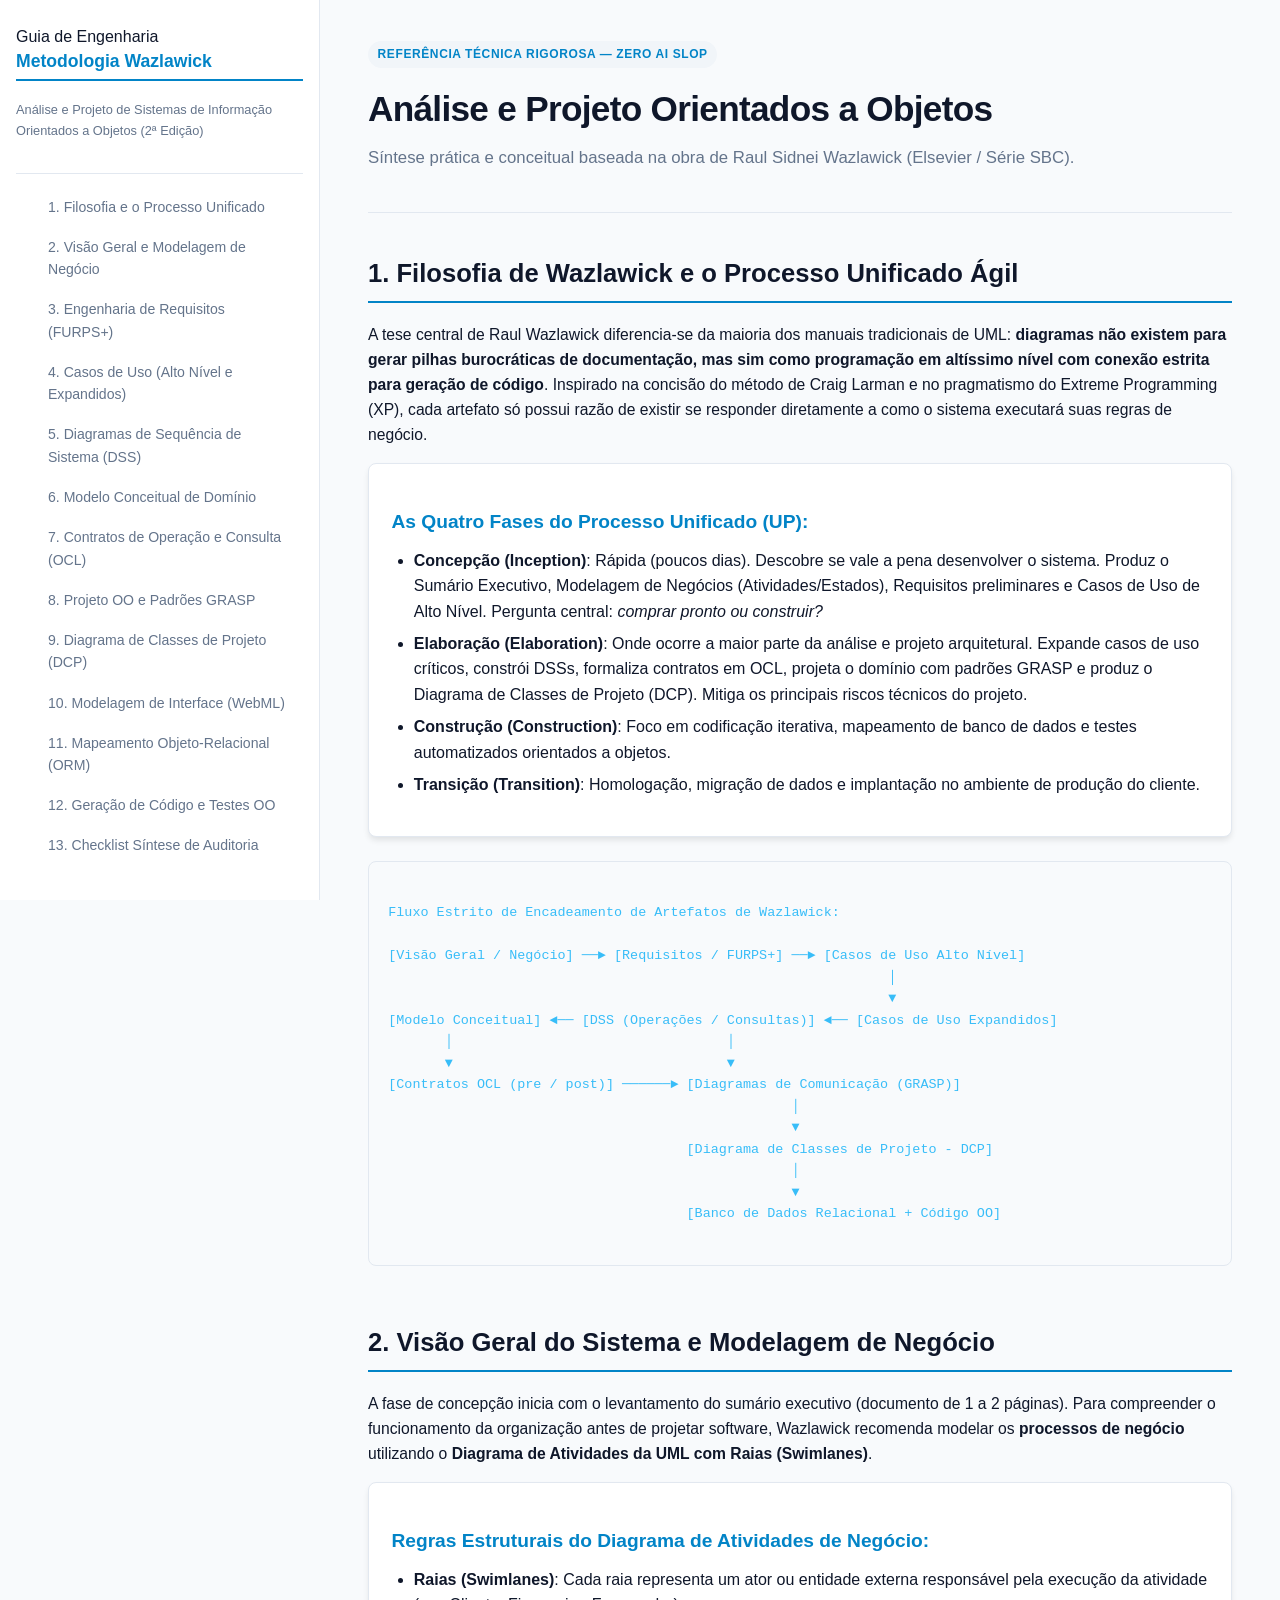
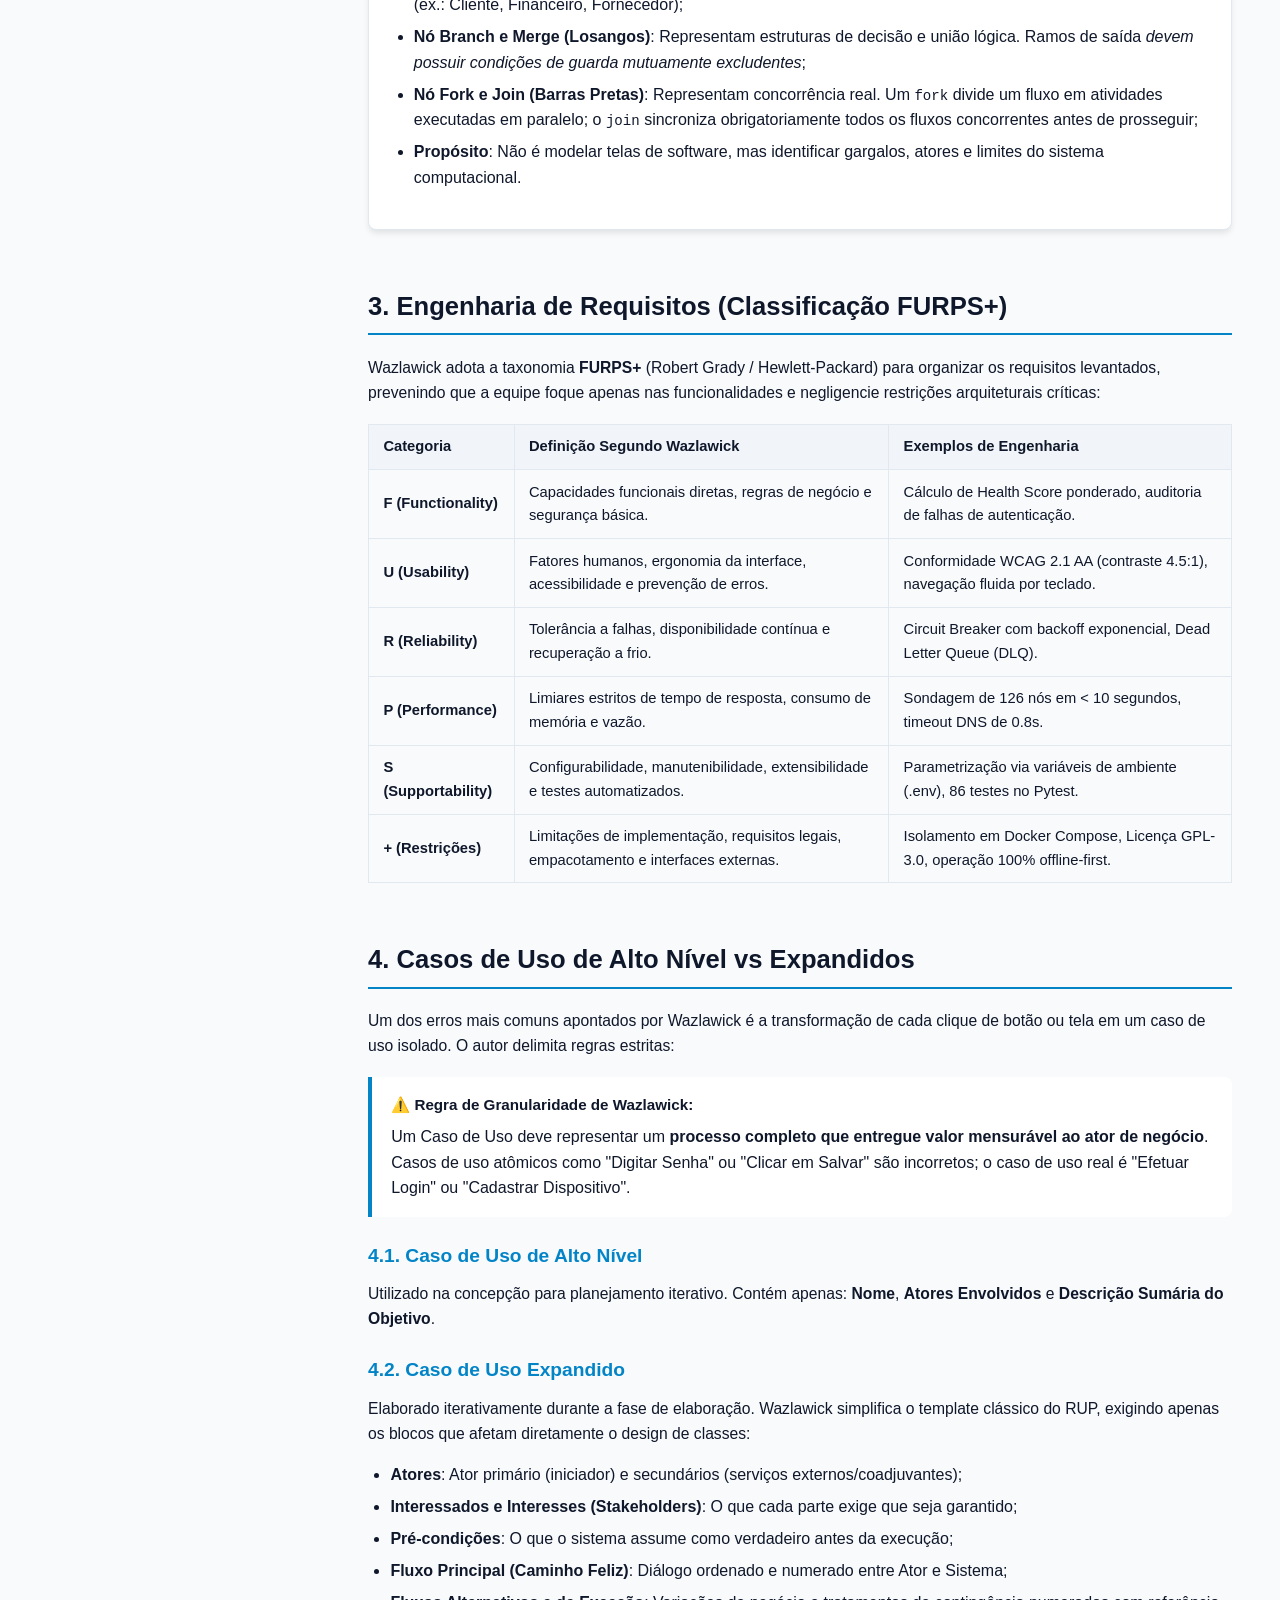
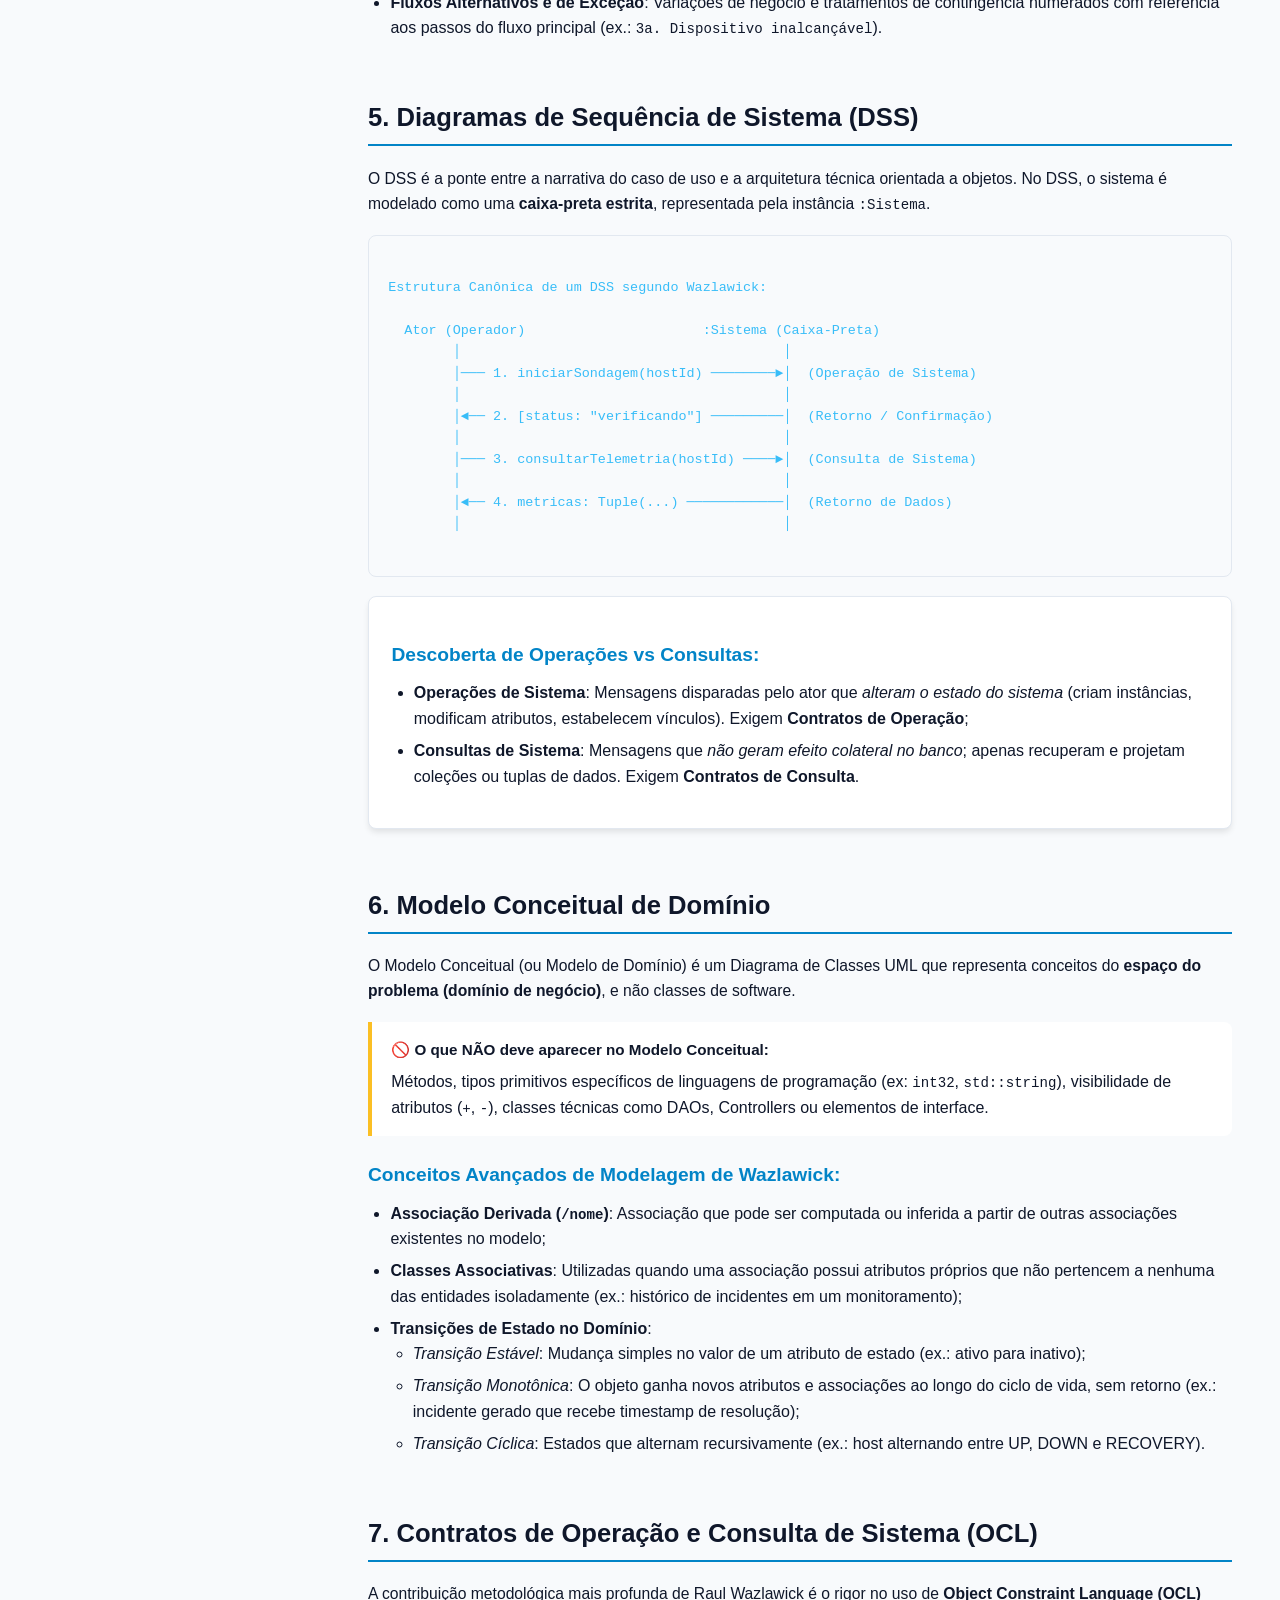
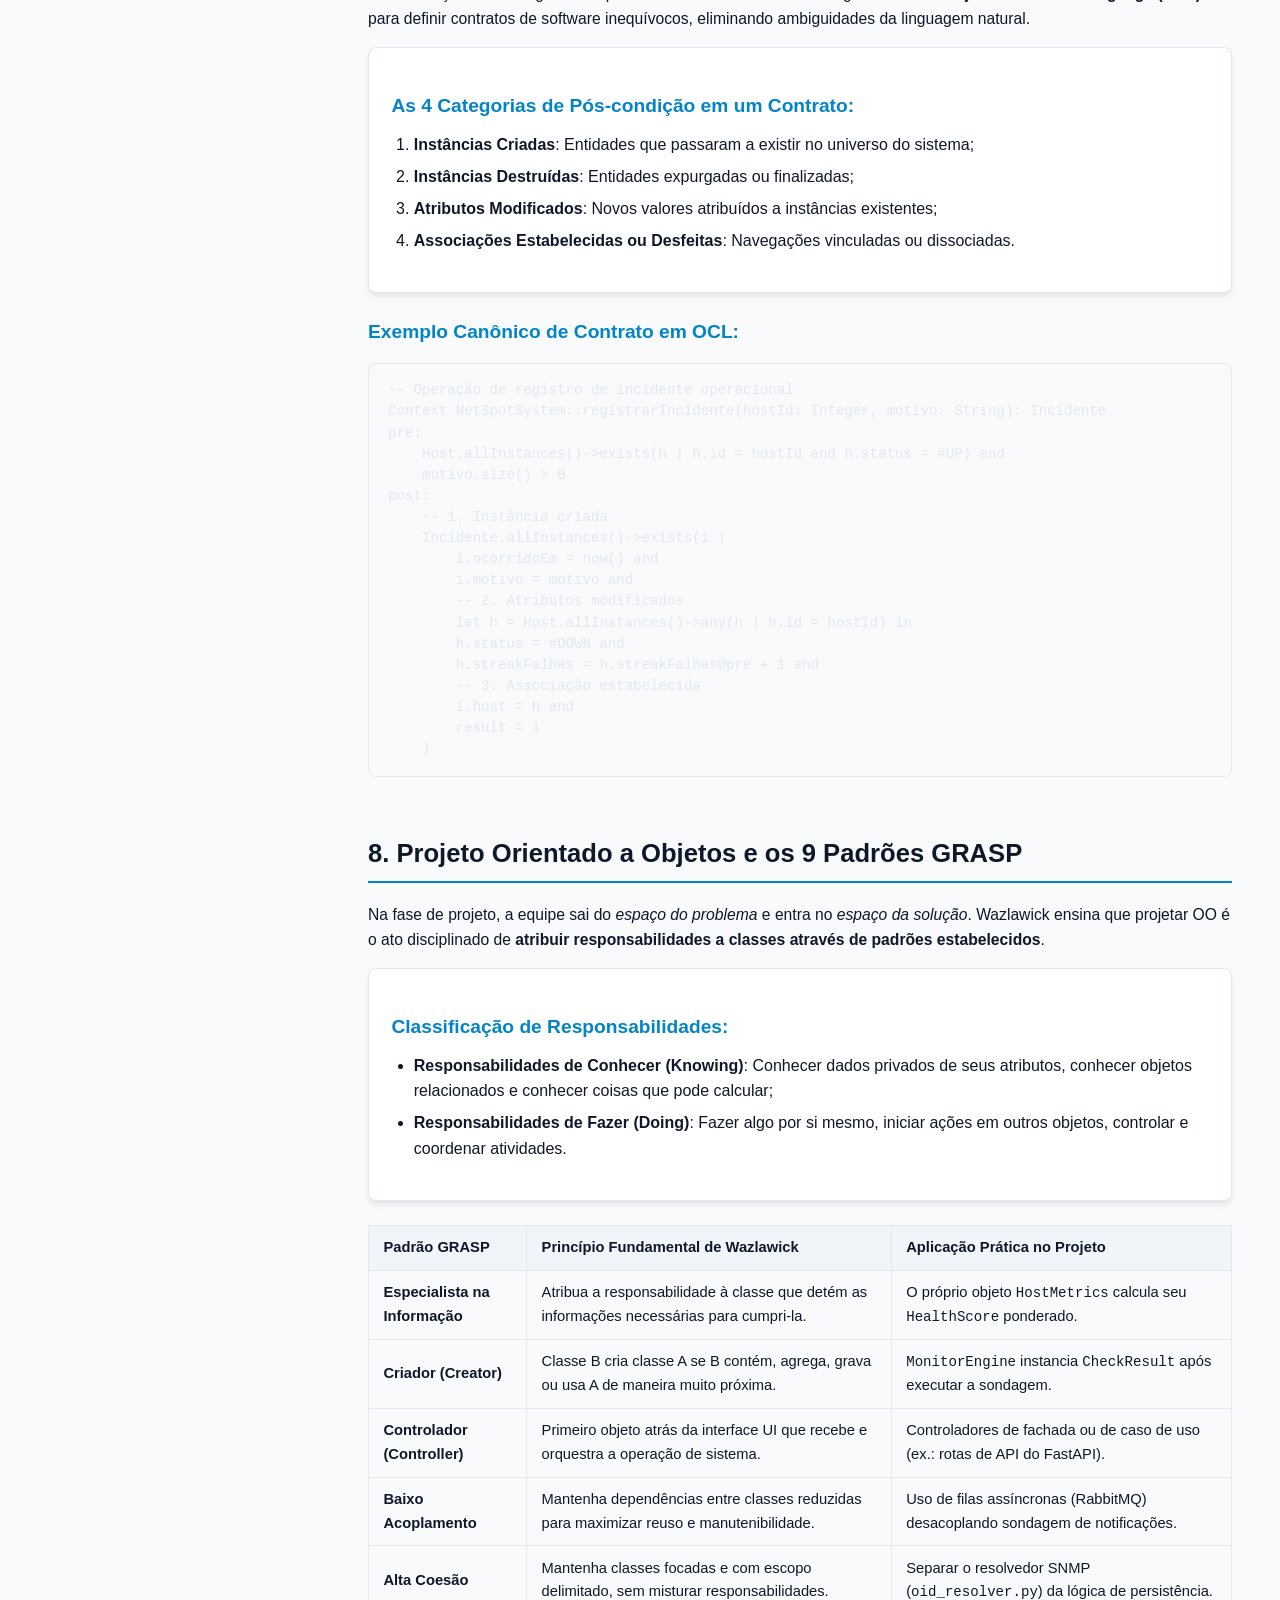
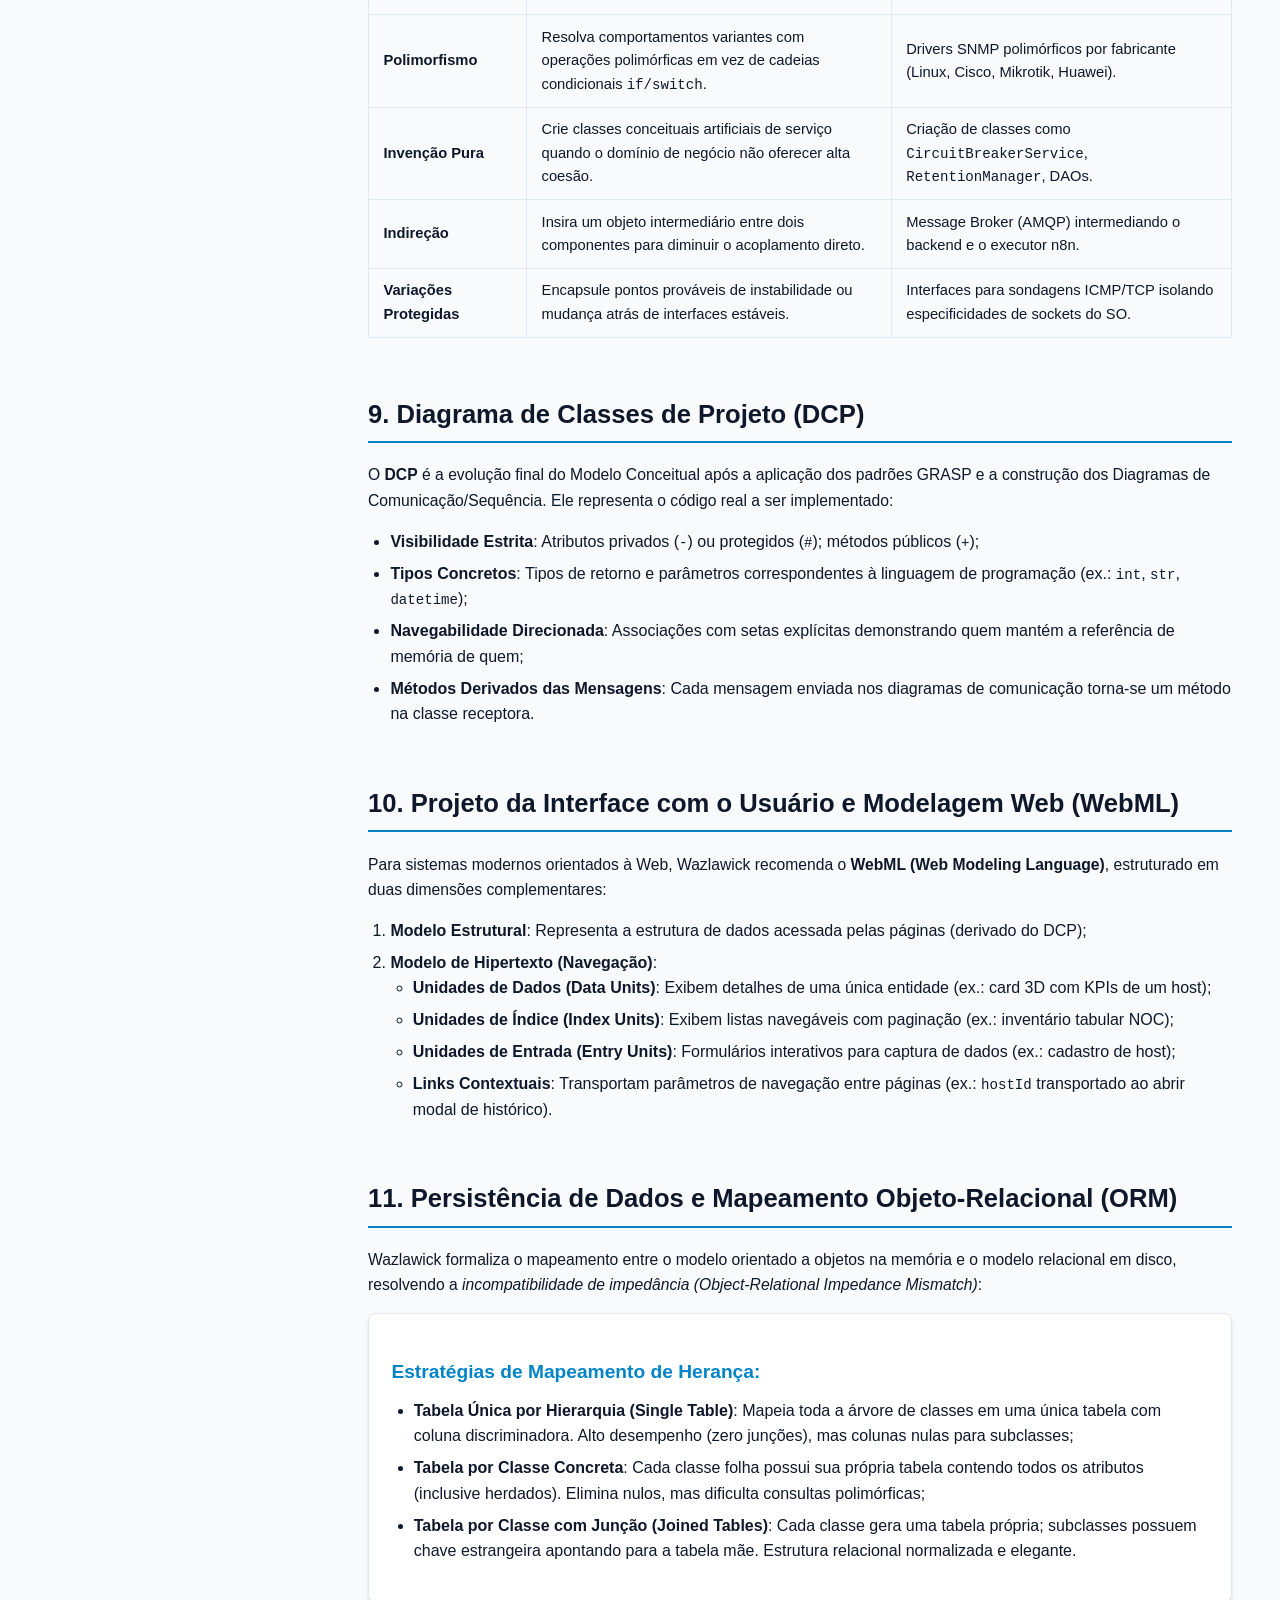
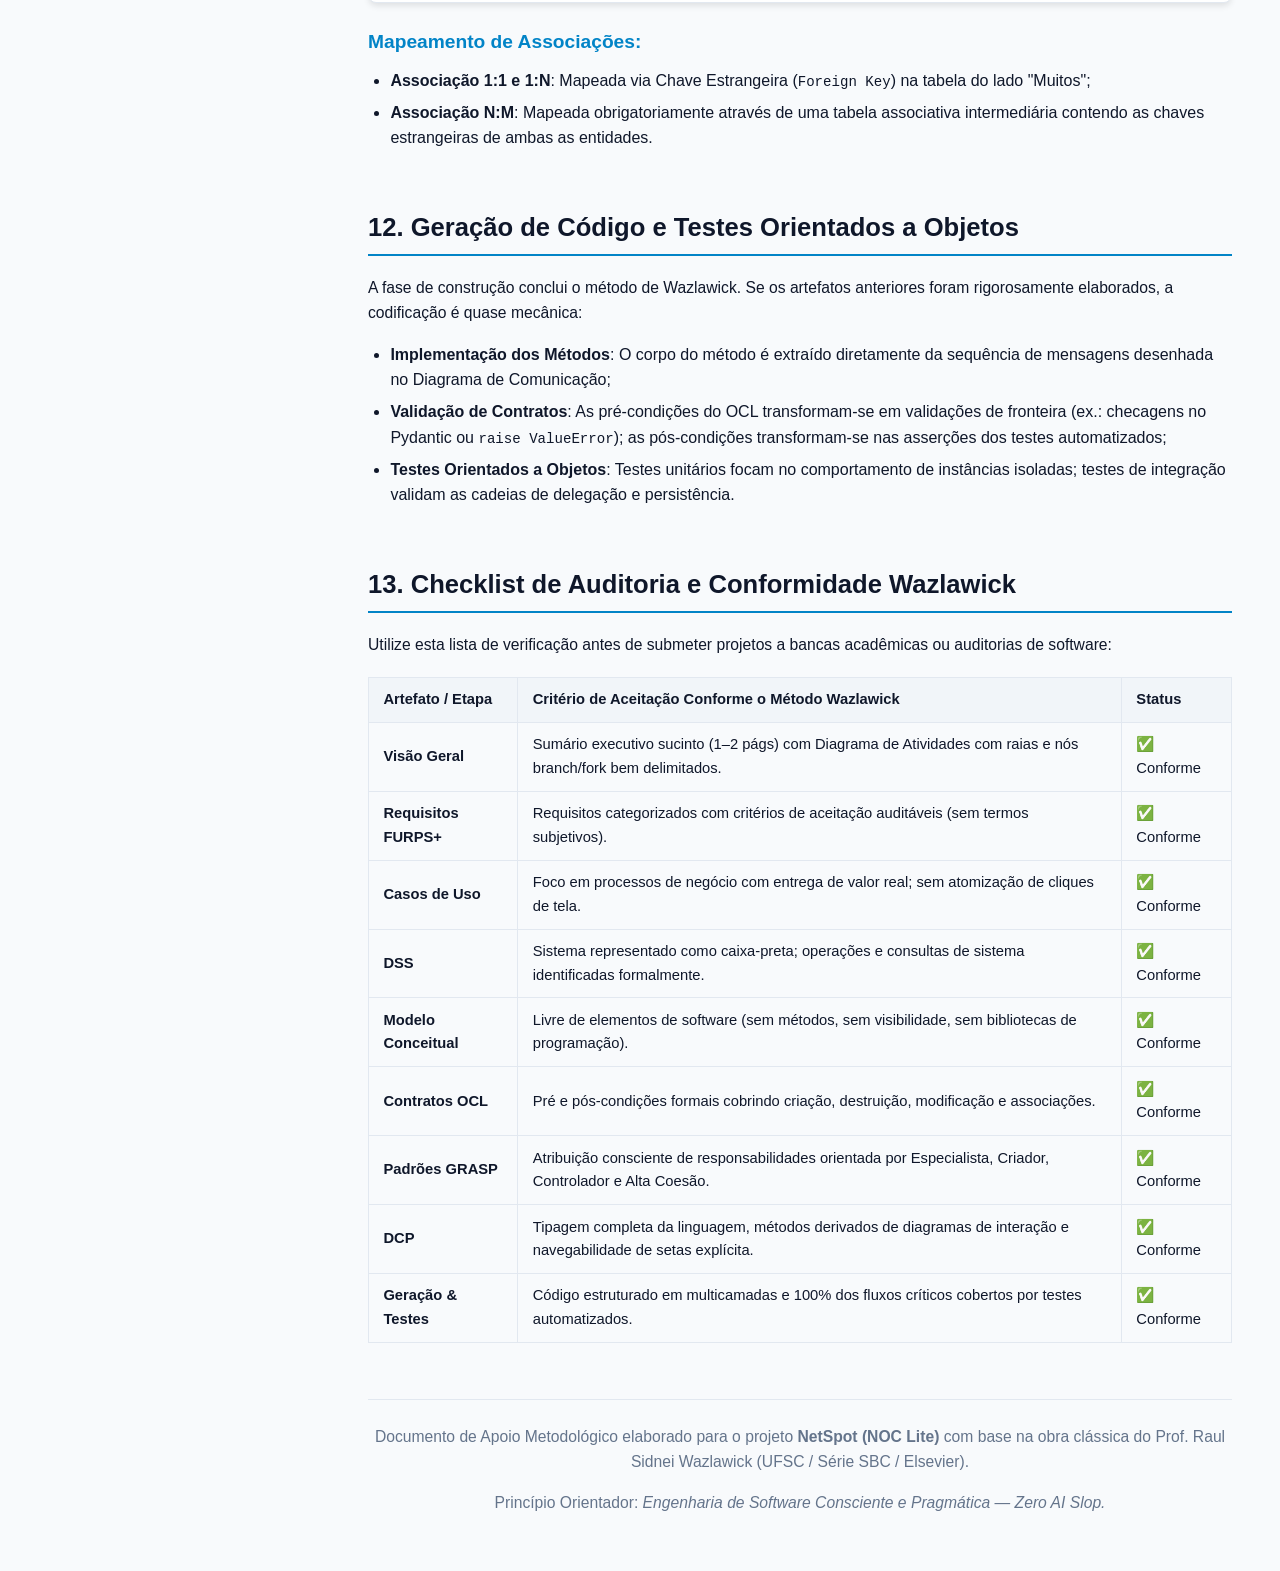
<file: docs/guia_wazlawick_analise_projeto_oo.html>
<!DOCTYPE html>
<html lang="pt-BR">
<head>
  <meta charset="UTF-8">
  <meta name="viewport" content="width=device-width, initial-scale=1.0">
  <title>Análise e Projeto de Sistemas Orientados a Objetos — Guia Prático Wazlawick</title>
  <style>
    :root {
      --bg-primary: #0f172a;
      --bg-secondary: #1e293b;
      --bg-tertiary: #334155;
      --text-main: #f8fafc;
      --text-muted: #94a3b8;
      --accent: #38bdf8;
      --accent-hover: #0ea5e9;
      --border: #334155;
      --card-bg: #1e293b;
      --code-bg: #090d16;
      --success: #34d399;
      --warning: #fbbf24;
      --danger: #f87171;
      --font-sans: -apple-system, BlinkMacSystemFont, "Segoe UI", Roboto, Helvetica, Arial, sans-serif;
      --font-mono: ui-monospace, SFMono-Regular, "SF Mono", Menlo, Consolas, "Liberation Mono", monospace;
    }

    @media (prefers-color-scheme: light) {
      :root {
        --bg-primary: #f8fafc;
        --bg-secondary: #ffffff;
        --bg-tertiary: #f1f5f9;
        --text-main: #0f172a;
        --text-muted: #64748b;
        --accent: #0284c7;
        --accent-hover: #0369a1;
        --border: #e2e8f0;
        --card-bg: #ffffff;
        --code-bg: #f8fafc;
      }
    }

    * {
      box-sizing: border-box;
      margin: 0;
      padding: 0;
    }

    body {
      font-family: var(--font-sans);
      background-color: var(--bg-primary);
      color: var(--text-main);
      line-height: 1.6;
      display: flex;
      min-height: 100vh;
    }

    /* Sidebar Navigation */
    aside.sidebar {
      width: 320px;
      background-color: var(--bg-secondary);
      border-right: 1px solid var(--border);
      position: fixed;
      top: 0;
      bottom: 0;
      left: 0;
      overflow-y: auto;
      padding: 1.5rem 1rem;
      z-index: 10;
    }

    .sidebar-header {
      padding-bottom: 1rem;
      margin-bottom: 1rem;
      border-bottom: 1px solid var(--border);
    }

    .sidebar-header h2 {
      font-size: 1.1rem;
      color: var(--accent);
      font-weight: 700;
      line-height: 1.3;
    }

    .sidebar-header p {
      font-size: 0.8rem;
      color: var(--text-muted);
      margin-top: 0.3rem;
    }

    nav.toc ul {
      list-style: none;
    }

    nav.toc li {
      margin-bottom: 0.4rem;
    }

    nav.toc a {
      color: var(--text-muted);
      text-decoration: none;
      font-size: 0.88rem;
      display: block;
      padding: 0.35rem 0.6rem;
      border-radius: 6px;
      transition: all 0.15s ease-in-out;
    }

    nav.toc a:hover {
      background-color: var(--bg-tertiary);
      color: var(--text-main);
    }

    nav.toc a.active {
      background-color: var(--accent);
      color: #ffffff;
      font-weight: 600;
    }

    /* Main Content Area */
    main.content {
      margin-left: 320px;
      flex: 1;
      max-width: 1000px;
      padding: 2.5rem 3rem;
    }

    header.doc-header {
      margin-bottom: 2.5rem;
      padding-bottom: 1.5rem;
      border-bottom: 1px solid var(--border);
    }

    header.doc-header h1 {
      font-size: 2.2rem;
      font-weight: 800;
      color: var(--text-main);
      margin-bottom: 0.5rem;
      letter-spacing: -0.02em;
    }

    header.doc-header .badge {
      display: inline-block;
      background-color: var(--bg-tertiary);
      color: var(--accent);
      padding: 0.25rem 0.6rem;
      border-radius: 9999px;
      font-size: 0.75rem;
      font-weight: 600;
      text-transform: uppercase;
      letter-spacing: 0.05em;
      margin-bottom: 0.8rem;
    }

    header.doc-header p.subtitle {
      font-size: 1.05rem;
      color: var(--text-muted);
    }

    section {
      margin-bottom: 3.5rem;
      scroll-margin-top: 2rem;
    }

    h2 {
      font-size: 1.6rem;
      font-weight: 700;
      color: var(--text-main);
      border-bottom: 2px solid var(--accent);
      padding-bottom: 0.4rem;
      margin-bottom: 1.2rem;
      display: flex;
      align-items: center;
      gap: 0.5rem;
    }

    h3 {
      font-size: 1.2rem;
      font-weight: 600;
      color: var(--accent);
      margin-top: 1.5rem;
      margin-bottom: 0.6rem;
    }

    p {
      margin-bottom: 1rem;
      font-size: 0.98rem;
    }

    ul, ol {
      margin-bottom: 1.2rem;
      padding-left: 1.4rem;
    }

    li {
      margin-bottom: 0.4rem;
    }

    /* Cards and Callouts */
    .card {
      background-color: var(--card-bg);
      border: 1px solid var(--border);
      border-radius: 8px;
      padding: 1.2rem 1.4rem;
      margin-bottom: 1.5rem;
      box-shadow: 0 4px 6px -1px rgba(0, 0, 0, 0.1);
    }

    .callout {
      border-left: 4px solid var(--accent);
      background-color: var(--bg-secondary);
      padding: 1rem 1.2rem;
      margin: 1.2rem 0;
      border-radius: 0 8px 8px 0;
    }

    .callout.warning {
      border-left-color: var(--warning);
    }

    .callout.success {
      border-left-color: var(--success);
    }

    .callout-title {
      font-weight: 700;
      font-size: 0.95rem;
      margin-bottom: 0.4rem;
      display: flex;
      align-items: center;
      gap: 0.4rem;
    }

    /* Tables */
    table {
      width: 100%;
      border-collapse: collapse;
      margin: 1.2rem 0;
      font-size: 0.92rem;
    }

    th, td {
      border: 1px solid var(--border);
      padding: 0.65rem 0.9rem;
      text-align: left;
    }

    th {
      background-color: var(--bg-tertiary);
      font-weight: 600;
      color: var(--text-main);
    }

    tr:nth-child(even) {
      background-color: rgba(255, 255, 255, 0.02);
    }

    /* Code Blocks */
    pre, code {
      font-family: var(--font-mono);
      font-size: 0.88rem;
    }

    code.inline-code {
      background-color: var(--bg-tertiary);
      color: var(--accent);
      padding: 0.15rem 0.35rem;
      border-radius: 4px;
    }

    pre {
      background-color: var(--code-bg);
      border: 1px solid var(--border);
      border-radius: 8px;
      padding: 1rem 1.2rem;
      overflow-x: auto;
      margin: 1rem 0;
      color: #e2e8f0;
      line-height: 1.5;
    }

    /* Diagram ASCII/Box styles */
    .diagram-box {
      background-color: var(--code-bg);
      border: 1px solid var(--border);
      border-radius: 8px;
      padding: 1.2rem;
      font-family: var(--font-mono);
      font-size: 0.84rem;
      white-space: pre;
      overflow-x: auto;
      color: #38bdf8;
      margin: 1.2rem 0;
    }

    /* Footer */
    footer.doc-footer {
      border-top: 1px solid var(--border);
      padding-top: 1.5rem;
      margin-top: 3rem;
      font-size: 0.85rem;
      color: var(--text-muted);
      text-align: center;
    }

    @media (max-width: 900px) {
      body {
        flex-direction: column;
      }
      aside.sidebar {
        position: relative;
        width: 100%;
        border-right: none;
        border-bottom: 1px solid var(--border);
      }
      main.content {
        margin-left: 0;
        padding: 1.5rem;
      }
    }
  </style>
</head>
<body>

  <!-- Sidebar / Table of Contents -->
  <aside class="sidebar">
    <div class="sidebar-header">
      <span class="badge">Guia de Engenharia</span>
      <h2>Metodologia Wazlawick</h2>
      <p>Análise e Projeto de Sistemas de Informação Orientados a Objetos (2ª Edição)</p>
    </div>
    <nav class="toc">
      <ul>
        <li><a href="#intro">1. Filosofia e o Processo Unificado</a></li>
        <li><a href="#visao-geral">2. Visão Geral e Modelagem de Negócio</a></li>
        <li><a href="#requisitos">3. Engenharia de Requisitos (FURPS+)</a></li>
        <li><a href="#casos-de-uso">4. Casos de Uso (Alto Nível e Expandidos)</a></li>
        <li><a href="#dss">5. Diagramas de Sequência de Sistema (DSS)</a></li>
        <li><a href="#modelo-conceitual">6. Modelo Conceitual de Domínio</a></li>
        <li><a href="#contratos-ocl">7. Contratos de Operação e Consulta (OCL)</a></li>
        <li><a href="#grasp">8. Projeto OO e Padrões GRASP</a></li>
        <li><a href="#dcp">9. Diagrama de Classes de Projeto (DCP)</a></li>
        <li><a href="#webml">10. Modelagem de Interface (WebML)</a></li>
        <li><a href="#persistencia-orm">11. Mapeamento Objeto-Relacional (ORM)</a></li>
        <li><a href="#testes-codigo">12. Geração de Código e Testes OO</a></li>
        <li><a href="#checklist">13. Checklist Síntese de Auditoria</a></li>
      </ul>
    </nav>
  </aside>

  <!-- Main Content Area -->
  <main class="content">

    <header class="doc-header">
      <div class="badge">Referência Técnica Rigorosa — Zero AI Slop</div>
      <h1>Análise e Projeto Orientados a Objetos</h1>
      <p class="subtitle">Síntese prática e conceitual baseada na obra de Raul Sidnei Wazlawick (Elsevier / Série SBC).</p>
    </header>

    <!-- Seção 1: Filosofia -->
    <section id="intro">
      <h2>1. Filosofia de Wazlawick e o Processo Unificado Ágil</h2>
      
      <p>A tese central de Raul Wazlawick diferencia-se da maioria dos manuais tradicionais de UML: <strong>diagramas não existem para gerar pilhas burocráticas de documentação, mas sim como programação em altíssimo nível com conexão estrita para geração de código</strong>. Inspirado na concisão do método de Craig Larman e no pragmatismo do Extreme Programming (XP), cada artefato só possui razão de existir se responder diretamente a como o sistema executará suas regras de negócio.</p>

      <div class="card">
        <h3>As Quatro Fases do Processo Unificado (UP):</h3>
        <ul>
          <li><strong>Concepção (Inception)</strong>: Rápida (poucos dias). Descobre se vale a pena desenvolver o sistema. Produz o Sumário Executivo, Modelagem de Negócios (Atividades/Estados), Requisitos preliminares e Casos de Uso de Alto Nível. Pergunta central: <em>comprar pronto ou construir?</em></li>
          <li><strong>Elaboração (Elaboration)</strong>: Onde ocorre a maior parte da análise e projeto arquitetural. Expande casos de uso críticos, constrói DSSs, formaliza contratos em OCL, projeta o domínio com padrões GRASP e produz o Diagrama de Classes de Projeto (DCP). Mitiga os principais riscos técnicos do projeto.</li>
          <li><strong>Construção (Construction)</strong>: Foco em codificação iterativa, mapeamento de banco de dados e testes automatizados orientados a objetos.</li>
          <li><strong>Transição (Transition)</strong>: Homologação, migração de dados e implantação no ambiente de produção do cliente.</li>
        </ul>
      </div>

      <div class="diagram-box">
Fluxo Estrito de Encadeamento de Artefatos de Wazlawick:

[Visão Geral / Negócio] ──► [Requisitos / FURPS+] ──► [Casos de Uso Alto Nível]
                                                              │
                                                              ▼
[Modelo Conceitual] ◄── [DSS (Operações / Consultas)] ◄── [Casos de Uso Expandidos]
       │                                  │
       ▼                                  ▼
[Contratos OCL (pre / post)] ──────► [Diagramas de Comunicação (GRASP)]
                                                  │
                                                  ▼
                                     [Diagrama de Classes de Projeto - DCP]
                                                  │
                                                  ▼
                                     [Banco de Dados Relacional + Código OO]
      </div>
    </section>

    <!-- Seção 2: Visão Geral -->
    <section id="visao-geral">
      <h2>2. Visão Geral do Sistema e Modelagem de Negócio</h2>

      <p>A fase de concepção inicia com o levantamento do sumário executivo (documento de 1 a 2 páginas). Para compreender o funcionamento da organização antes de projetar software, Wazlawick recomenda modelar os <strong>processos de negócio</strong> utilizando o <strong>Diagrama de Atividades da UML com Raias (Swimlanes)</strong>.</p>

      <div class="card">
        <h3>Regras Estruturais do Diagrama de Atividades de Negócio:</h3>
        <ul>
          <li><strong>Raias (Swimlanes)</strong>: Cada raia representa um ator ou entidade externa responsável pela execução da atividade (ex.: Cliente, Financeiro, Fornecedor);</li>
          <li><strong>Nó Branch e Merge (Losangos)</strong>: Representam estruturas de decisão e união lógica. Ramos de saída <em>devem possuir condições de guarda mutuamente excludentes</em>;</li>
          <li><strong>Nó Fork e Join (Barras Pretas)</strong>: Representam concorrência real. Um <code>fork</code> divide um fluxo em atividades executadas em paralelo; o <code>join</code> sincroniza obrigatoriamente todos os fluxos concorrentes antes de prosseguir;</li>
          <li><strong>Propósito</strong>: Não é modelar telas de software, mas identificar gargalos, atores e limites do sistema computacional.</li>
        </ul>
      </div>
    </section>

    <!-- Seção 3: Requisitos -->
    <section id="requisitos">
      <h2>3. Engenharia de Requisitos (Classificação FURPS+)</h2>

      <p>Wazlawick adota a taxonomia <strong>FURPS+</strong> (Robert Grady / Hewlett-Packard) para organizar os requisitos levantados, prevenindo que a equipe foque apenas nas funcionalidades e negligencie restrições arquiteturais críticas:</p>

      <table>
        <thead>
          <tr>
            <th>Categoria</th>
            <th>Definição Segundo Wazlawick</th>
            <th>Exemplos de Engenharia</th>
          </tr>
        </thead>
        <tbody>
          <tr>
            <td><strong>F (Functionality)</strong></td>
            <td>Capacidades funcionais diretas, regras de negócio e segurança básica.</td>
            <td>Cálculo de Health Score ponderado, auditoria de falhas de autenticação.</td>
          </tr>
          <tr>
            <td><strong>U (Usability)</strong></td>
            <td>Fatores humanos, ergonomia da interface, acessibilidade e prevenção de erros.</td>
            <td>Conformidade WCAG 2.1 AA (contraste 4.5:1), navegação fluida por teclado.</td>
          </tr>
          <tr>
            <td><strong>R (Reliability)</strong></td>
            <td>Tolerância a falhas, disponibilidade contínua e recuperação a frio.</td>
            <td>Circuit Breaker com backoff exponencial, Dead Letter Queue (DLQ).</td>
          </tr>
          <tr>
            <td><strong>P (Performance)</strong></td>
            <td>Limiares estritos de tempo de resposta, consumo de memória e vazão.</td>
            <td>Sondagem de 126 nós em &lt; 10 segundos, timeout DNS de 0.8s.</td>
          </tr>
          <tr>
            <td><strong>S (Supportability)</strong></td>
            <td>Configurabilidade, manutenibilidade, extensibilidade e testes automatizados.</td>
            <td>Parametrização via variáveis de ambiente (.env), 86 testes no Pytest.</td>
          </tr>
          <tr>
            <td><strong>+ (Restrições)</strong></td>
            <td>Limitações de implementação, requisitos legais, empacotamento e interfaces externas.</td>
            <td>Isolamento em Docker Compose, Licença GPL-3.0, operação 100% offline-first.</td>
          </tr>
        </tbody>
      </table>
    </section>

    <!-- Seção 4: Casos de Uso -->
    <section id="casos-de-uso">
      <h2>4. Casos de Uso de Alto Nível vs Expandidos</h2>

      <p>Um dos erros mais comuns apontados por Wazlawick é a transformação de cada clique de botão ou tela em um caso de uso isolado. O autor delimita regras estritas:</p>

      <div class="callout">
        <div class="callout-title">⚠️ Regra de Granularidade de Wazlawick:</div>
        Um Caso de Uso deve representar um <strong>processo completo que entregue valor mensurável ao ator de negócio</strong>. Casos de uso atômicos como "Digitar Senha" ou "Clicar em Salvar" são incorretos; o caso de uso real é "Efetuar Login" ou "Cadastrar Dispositivo".
      </div>

      <h3>4.1. Caso de Uso de Alto Nível</h3>
      <p>Utilizado na concepção para planejamento iterativo. Contém apenas: <strong>Nome</strong>, <strong>Atores Envolvidos</strong> e <strong>Descrição Sumária do Objetivo</strong>.</p>

      <h3>4.2. Caso de Uso Expandido</h3>
      <p>Elaborado iterativamente durante a fase de elaboração. Wazlawick simplifica o template clássico do RUP, exigindo apenas os blocos que afetam diretamente o design de classes:</p>
      <ul>
        <li><strong>Atores</strong>: Ator primário (iniciador) e secundários (serviços externos/coadjuvantes);</li>
        <li><strong>Interessados e Interesses (Stakeholders)</strong>: O que cada parte exige que seja garantido;</li>
        <li><strong>Pré-condições</strong>: O que o sistema assume como verdadeiro antes da execução;</li>
        <li><strong>Fluxo Principal (Caminho Feliz)</strong>: Diálogo ordenado e numerado entre Ator e Sistema;</li>
        <li><strong>Fluxos Alternativos e de Exceção</strong>: Variações de negócio e tratamentos de contingência numerados com referência aos passos do fluxo principal (ex.: <code>3a. Dispositivo inalcançável</code>).</li>
      </ul>
    </section>

    <!-- Seção 5: DSS -->
    <section id="dss">
      <h2>5. Diagramas de Sequência de Sistema (DSS)</h2>

      <p>O DSS é a ponte entre a narrativa do caso de uso e a arquitetura técnica orientada a objetos. No DSS, o sistema é modelado como uma <strong>caixa-preta estrita</strong>, representada pela instância <code>:Sistema</code>.</p>

      <div class="diagram-box">
Estrutura Canônica de um DSS segundo Wazlawick:

  Ator (Operador)                      :Sistema (Caixa-Preta)
        │                                        │
        │─── 1. iniciarSondagem(hostId) ────────►│  (Operação de Sistema)
        │                                        │
        │◄── 2. [status: "verificando"] ─────────│  (Retorno / Confirmação)
        │                                        │
        │─── 3. consultarTelemetria(hostId) ────►│  (Consulta de Sistema)
        │                                        │
        │◄── 4. metricas: Tuple(...) ────────────│  (Retorno de Dados)
        │                                        │
      </div>

      <div class="card">
        <h3>Descoberta de Operações vs Consultas:</h3>
        <ul>
          <li><strong>Operações de Sistema</strong>: Mensagens disparadas pelo ator que <em>alteram o estado do sistema</em> (criam instâncias, modificam atributos, estabelecem vínculos). Exigem <strong>Contratos de Operação</strong>;</li>
          <li><strong>Consultas de Sistema</strong>: Mensagens que <em>não geram efeito colateral no banco</em>; apenas recuperam e projetam coleções ou tuplas de dados. Exigem <strong>Contratos de Consulta</strong>.</li>
        </ul>
      </div>
    </section>

    <!-- Seção 6: Modelo Conceitual -->
    <section id="modelo-conceitual">
      <h2>6. Modelo Conceitual de Domínio</h2>

      <p>O Modelo Conceitual (ou Modelo de Domínio) é um Diagrama de Classes UML que representa conceitos do <strong>espaço do problema (domínio de negócio)</strong>, e não classes de software.</p>

      <div class="callout warning">
        <div class="callout-title">🚫 O que NÃO deve aparecer no Modelo Conceitual:</div>
        Métodos, tipos primitivos específicos de linguagens de programação (ex: <code>int32</code>, <code>std::string</code>), visibilidade de atributos (<code>+</code>, <code>-</code>), classes técnicas como DAOs, Controllers ou elementos de interface.
      </div>

      <h3>Conceitos Avançados de Modelagem de Wazlawick:</h3>
      <ul>
        <li><strong>Associação Derivada (<code>/nome</code>)</strong>: Associação que pode ser computada ou inferida a partir de outras associações existentes no modelo;</li>
        <li><strong>Classes Associativas</strong>: Utilizadas quando uma associação possui atributos próprios que não pertencem a nenhuma das entidades isoladamente (ex.: histórico de incidentes em um monitoramento);</li>
        <li><strong>Transições de Estado no Domínio</strong>:
          <ul>
            <li><em>Transição Estável</em>: Mudança simples no valor de um atributo de estado (ex.: ativo para inativo);</li>
            <li><em>Transição Monotônica</em>: O objeto ganha novos atributos e associações ao longo do ciclo de vida, sem retorno (ex.: incidente gerado que recebe timestamp de resolução);</li>
            <li><em>Transição Cíclica</em>: Estados que alternam recursivamente (ex.: host alternando entre UP, DOWN e RECOVERY).</li>
          </ul>
        </li>
      </ul>
    </section>

    <!-- Seção 7: Contratos OCL -->
    <section id="contratos-ocl">
      <h2>7. Contratos de Operação e Consulta de Sistema (OCL)</h2>

      <p>A contribuição metodológica mais profunda de Raul Wazlawick é o rigor no uso de <strong>Object Constraint Language (OCL)</strong> para definir contratos de software inequívocos, eliminando ambiguidades da linguagem natural.</p>

      <div class="card">
        <h3>As 4 Categorias de Pós-condição em um Contrato:</h3>
        <ol>
          <li><strong>Instâncias Criadas</strong>: Entidades que passaram a existir no universo do sistema;</li>
          <li><strong>Instâncias Destruídas</strong>: Entidades expurgadas ou finalizadas;</li>
          <li><strong>Atributos Modificados</strong>: Novos valores atribuídos a instâncias existentes;</li>
          <li><strong>Associações Estabelecidas ou Desfeitas</strong>: Navegações vinculadas ou dissociadas.</li>
        </ol>
      </div>

      <h3>Exemplo Canônico de Contrato em OCL:</h3>
      <pre><code>-- Operação de registro de incidente operacional
Context NetSpotSystem::registrarIncidente(hostId: Integer, motivo: String): Incidente
pre:
    Host.allInstances()->exists(h | h.id = hostId and h.status = #UP) and
    motivo.size() > 0
post:
    -- 1. Instância criada
    Incidente.allInstances()->exists(i |
        i.ocorridoEm = now() and
        i.motivo = motivo and
        -- 2. Atributos modificados
        let h = Host.allInstances()->any(h | h.id = hostId) in
        h.status = #DOWN and
        h.streakFalhas = h.streakFalhas@pre + 1 and
        -- 3. Associação estabelecida
        i.host = h and
        result = i
    )</code></pre>
    </section>

    <!-- Seção 8: GRASP -->
    <section id="grasp">
      <h2>8. Projeto Orientado a Objetos e os 9 Padrões GRASP</h2>

      <p>Na fase de projeto, a equipe sai do <em>espaço do problema</em> e entra no <em>espaço da solução</em>. Wazlawick ensina que projetar OO é o ato disciplinado de <strong>atribuir responsabilidades a classes através de padrões estabelecidos</strong>.</p>

      <div class="card">
        <h3>Classificação de Responsabilidades:</h3>
        <ul>
          <li><strong>Responsabilidades de Conhecer (Knowing)</strong>: Conhecer dados privados de seus atributos, conhecer objetos relacionados e conhecer coisas que pode calcular;</li>
          <li><strong>Responsabilidades de Fazer (Doing)</strong>: Fazer algo por si mesmo, iniciar ações em outros objetos, controlar e coordenar atividades.</li>
        </ul>
      </div>

      <table>
        <thead>
          <tr>
            <th>Padrão GRASP</th>
            <th>Princípio Fundamental de Wazlawick</th>
            <th>Aplicação Prática no Projeto</th>
          </tr>
        </thead>
        <tbody>
          <tr>
            <td><strong>Especialista na Informação</strong></td>
            <td>Atribua a responsabilidade à classe que detém as informações necessárias para cumpri-la.</td>
            <td>O próprio objeto <code>HostMetrics</code> calcula seu <code>HealthScore</code> ponderado.</td>
          </tr>
          <tr>
            <td><strong>Criador (Creator)</strong></td>
            <td>Classe B cria classe A se B contém, agrega, grava ou usa A de maneira muito próxima.</td>
            <td><code>MonitorEngine</code> instancia <code>CheckResult</code> após executar a sondagem.</td>
          </tr>
          <tr>
            <td><strong>Controlador (Controller)</strong></td>
            <td>Primeiro objeto atrás da interface UI que recebe e orquestra a operação de sistema.</td>
            <td>Controladores de fachada ou de caso de uso (ex.: rotas de API do FastAPI).</td>
          </tr>
          <tr>
            <td><strong>Baixo Acoplamento</strong></td>
            <td>Mantenha dependências entre classes reduzidas para maximizar reuso e manutenibilidade.</td>
            <td>Uso de filas assíncronas (RabbitMQ) desacoplando sondagem de notificações.</td>
          </tr>
          <tr>
            <td><strong>Alta Coesão</strong></td>
            <td>Mantenha classes focadas e com escopo delimitado, sem misturar responsabilidades.</td>
            <td>Separar o resolvedor SNMP (<code>oid_resolver.py</code>) da lógica de persistência.</td>
          </tr>
          <tr>
            <td><strong>Polimorfismo</strong></td>
            <td>Resolva comportamentos variantes com operações polimórficas em vez de cadeias condicionais <code>if/switch</code>.</td>
            <td>Drivers SNMP polimórficos por fabricante (Linux, Cisco, Mikrotik, Huawei).</td>
          </tr>
          <tr>
            <td><strong>Invenção Pura</strong></td>
            <td>Crie classes conceituais artificiais de serviço quando o domínio de negócio não oferecer alta coesão.</td>
            <td>Criação de classes como <code>CircuitBreakerService</code>, <code>RetentionManager</code>, DAOs.</td>
          </tr>
          <tr>
            <td><strong>Indireção</strong></td>
            <td>Insira um objeto intermediário entre dois componentes para diminuir o acoplamento direto.</td>
            <td>Message Broker (AMQP) intermediando o backend e o executor n8n.</td>
          </tr>
          <tr>
            <td><strong>Variações Protegidas</strong></td>
            <td>Encapsule pontos prováveis de instabilidade ou mudança atrás de interfaces estáveis.</td>
            <td>Interfaces para sondagens ICMP/TCP isolando especificidades de sockets do SO.</td>
          </tr>
        </tbody>
      </table>
    </section>

    <!-- Seção 9: DCP -->
    <section id="dcp">
      <h2>9. Diagrama de Classes de Projeto (DCP)</h2>

      <p>O <strong>DCP</strong> é a evolução final do Modelo Conceitual após a aplicação dos padrões GRASP e a construção dos Diagramas de Comunicação/Sequência. Ele representa o código real a ser implementado:</p>

      <ul>
        <li><strong>Visibilidade Estrita</strong>: Atributos privados (<code>-</code>) ou protegidos (<code>#</code>); métodos públicos (<code>+</code>);</li>
        <li><strong>Tipos Concretos</strong>: Tipos de retorno e parâmetros correspondentes à linguagem de programação (ex.: <code>int</code>, <code>str</code>, <code>datetime</code>);</li>
        <li><strong>Navegabilidade Direcionada</strong>: Associações com setas explícitas demonstrando quem mantém a referência de memória de quem;</li>
        <li><strong>Métodos Derivados das Mensagens</strong>: Cada mensagem enviada nos diagramas de comunicação torna-se um método na classe receptora.</li>
      </ul>
    </section>

    <!-- Seção 10: WebML -->
    <section id="webml">
      <h2>10. Projeto da Interface com o Usuário e Modelagem Web (WebML)</h2>

      <p>Para sistemas modernos orientados à Web, Wazlawick recomenda o <strong>WebML (Web Modeling Language)</strong>, estruturado em duas dimensões complementares:</p>
      <ol>
        <li><strong>Modelo Estrutural</strong>: Representa a estrutura de dados acessada pelas páginas (derivado do DCP);</li>
        <li><strong>Modelo de Hipertexto (Navegação)</strong>:
          <ul>
            <li><strong>Unidades de Dados (Data Units)</strong>: Exibem detalhes de uma única entidade (ex.: card 3D com KPIs de um host);</li>
            <li><strong>Unidades de Índice (Index Units)</strong>: Exibem listas navegáveis com paginação (ex.: inventário tabular NOC);</li>
            <li><strong>Unidades de Entrada (Entry Units)</strong>: Formulários interativos para captura de dados (ex.: cadastro de host);</li>
            <li><strong>Links Contextuais</strong>: Transportam parâmetros de navegação entre páginas (ex.: <code>hostId</code> transportado ao abrir modal de histórico).</li>
          </ul>
        </li>
      </ol>
    </section>

    <!-- Seção 11: Persistência ORM -->
    <section id="persistencia-orm">
      <h2>11. Persistência de Dados e Mapeamento Objeto-Relacional (ORM)</h2>

      <p>Wazlawick formaliza o mapeamento entre o modelo orientado a objetos na memória e o modelo relacional em disco, resolvendo a <em>incompatibilidade de impedância (Object-Relational Impedance Mismatch)</em>:</p>

      <div class="card">
        <h3>Estratégias de Mapeamento de Herança:</h3>
        <ul>
          <li><strong>Tabela Única por Hierarquia (Single Table)</strong>: Mapeia toda a árvore de classes em uma única tabela com coluna discriminadora. Alto desempenho (zero junções), mas colunas nulas para subclasses;</li>
          <li><strong>Tabela por Classe Concreta</strong>: Cada classe folha possui sua própria tabela contendo todos os atributos (inclusive herdados). Elimina nulos, mas dificulta consultas polimórficas;</li>
          <li><strong>Tabela por Classe com Junção (Joined Tables)</strong>: Cada classe gera uma tabela própria; subclasses possuem chave estrangeira apontando para a tabela mãe. Estrutura relacional normalizada e elegante.</li>
        </ul>
      </div>

      <h3>Mapeamento de Associações:</h3>
      <ul>
        <li><strong>Associação 1:1 e 1:N</strong>: Mapeada via Chave Estrangeira (<code>Foreign Key</code>) na tabela do lado "Muitos";</li>
        <li><strong>Associação N:M</strong>: Mapeada obrigatoriamente através de uma tabela associativa intermediária contendo as chaves estrangeiras de ambas as entidades.</li>
      </ul>
    </section>

    <!-- Seção 12: Testes e Código -->
    <section id="testes-codigo">
      <h2>12. Geração de Código e Testes Orientados a Objetos</h2>

      <p>A fase de construção conclui o método de Wazlawick. Se os artefatos anteriores foram rigorosamente elaborados, a codificação é quase mecânica:</p>

      <ul>
        <li><strong>Implementação dos Métodos</strong>: O corpo do método é extraído diretamente da sequência de mensagens desenhada no Diagrama de Comunicação;</li>
        <li><strong>Validação de Contratos</strong>: As pré-condições do OCL transformam-se em validações de fronteira (ex.: checagens no Pydantic ou <code>raise ValueError</code>); as pós-condições transformam-se nas asserções dos testes automatizados;</li>
        <li><strong>Testes Orientados a Objetos</strong>: Testes unitários focam no comportamento de instâncias isoladas; testes de integração validam as cadeias de delegação e persistência.</li>
      </ul>
    </section>

    <!-- Seção 13: Checklist -->
    <section id="checklist">
      <h2>13. Checklist de Auditoria e Conformidade Wazlawick</h2>

      <p>Utilize esta lista de verificação antes de submeter projetos a bancas acadêmicas ou auditorias de software:</p>

      <table>
        <thead>
          <tr>
            <th>Artefato / Etapa</th>
            <th>Critério de Aceitação Conforme o Método Wazlawick</th>
            <th>Status</th>
          </tr>
        </thead>
        <tbody>
          <tr>
            <td><strong>Visão Geral</strong></td>
            <td>Sumário executivo sucinto (1–2 págs) com Diagrama de Atividades com raias e nós branch/fork bem delimitados.</td>
            <td>✅ Conforme</td>
          </tr>
          <tr>
            <td><strong>Requisitos FURPS+</strong></td>
            <td>Requisitos categorizados com critérios de aceitação auditáveis (sem termos subjetivos).</td>
            <td>✅ Conforme</td>
          </tr>
          <tr>
            <td><strong>Casos de Uso</strong></td>
            <td>Foco em processos de negócio com entrega de valor real; sem atomização de cliques de tela.</td>
            <td>✅ Conforme</td>
          </tr>
          <tr>
            <td><strong>DSS</strong></td>
            <td>Sistema representado como caixa-preta; operações e consultas de sistema identificadas formalmente.</td>
            <td>✅ Conforme</td>
          </tr>
          <tr>
            <td><strong>Modelo Conceitual</strong></td>
            <td>Livre de elementos de software (sem métodos, sem visibilidade, sem bibliotecas de programação).</td>
            <td>✅ Conforme</td>
          </tr>
          <tr>
            <td><strong>Contratos OCL</strong></td>
            <td>Pré e pós-condições formais cobrindo criação, destruição, modificação e associações.</td>
            <td>✅ Conforme</td>
          </tr>
          <tr>
            <td><strong>Padrões GRASP</strong></td>
            <td>Atribuição consciente de responsabilidades orientada por Especialista, Criador, Controlador e Alta Coesão.</td>
            <td>✅ Conforme</td>
          </tr>
          <tr>
            <td><strong>DCP</strong></td>
            <td>Tipagem completa da linguagem, métodos derivados de diagramas de interação e navegabilidade de setas explícita.</td>
            <td>✅ Conforme</td>
          </tr>
          <tr>
            <td><strong>Geração & Testes</strong></td>
            <td>Código estruturado em multicamadas e 100% dos fluxos críticos cobertos por testes automatizados.</td>
            <td>✅ Conforme</td>
          </tr>
        </tbody>
      </table>
    </section>

    <footer class="doc-footer">
      <p>Documento de Apoio Metodológico elaborado para o projeto <strong>NetSpot (NOC Lite)</strong> com base na obra clássica do Prof. Raul Sidnei Wazlawick (UFSC / Série SBC / Elsevier).</p>
      <p>Princípio Orientador: <em>Engenharia de Software Consciente e Pragmática — Zero AI Slop.</em></p>
    </footer>

  </main>

  <script>
    // Smooth scrolling highlight for TOC
    const links = document.querySelectorAll('nav.toc a');
    window.addEventListener('scroll', () => {
      let current = '';
      const sections = document.querySelectorAll('section');
      sections.forEach(section => {
        const sectionTop = section.offsetTop;
        if (pageYOffset >= sectionTop - 100) {
          current = section.getAttribute('id');
        }
      });

      links.forEach(link => {
        link.classList.remove('active');
        if (link.getAttribute('href') === `#${current}`) {
          link.classList.add('active');
        }
      });
    });
  </script>
</body>
</html>
</file>
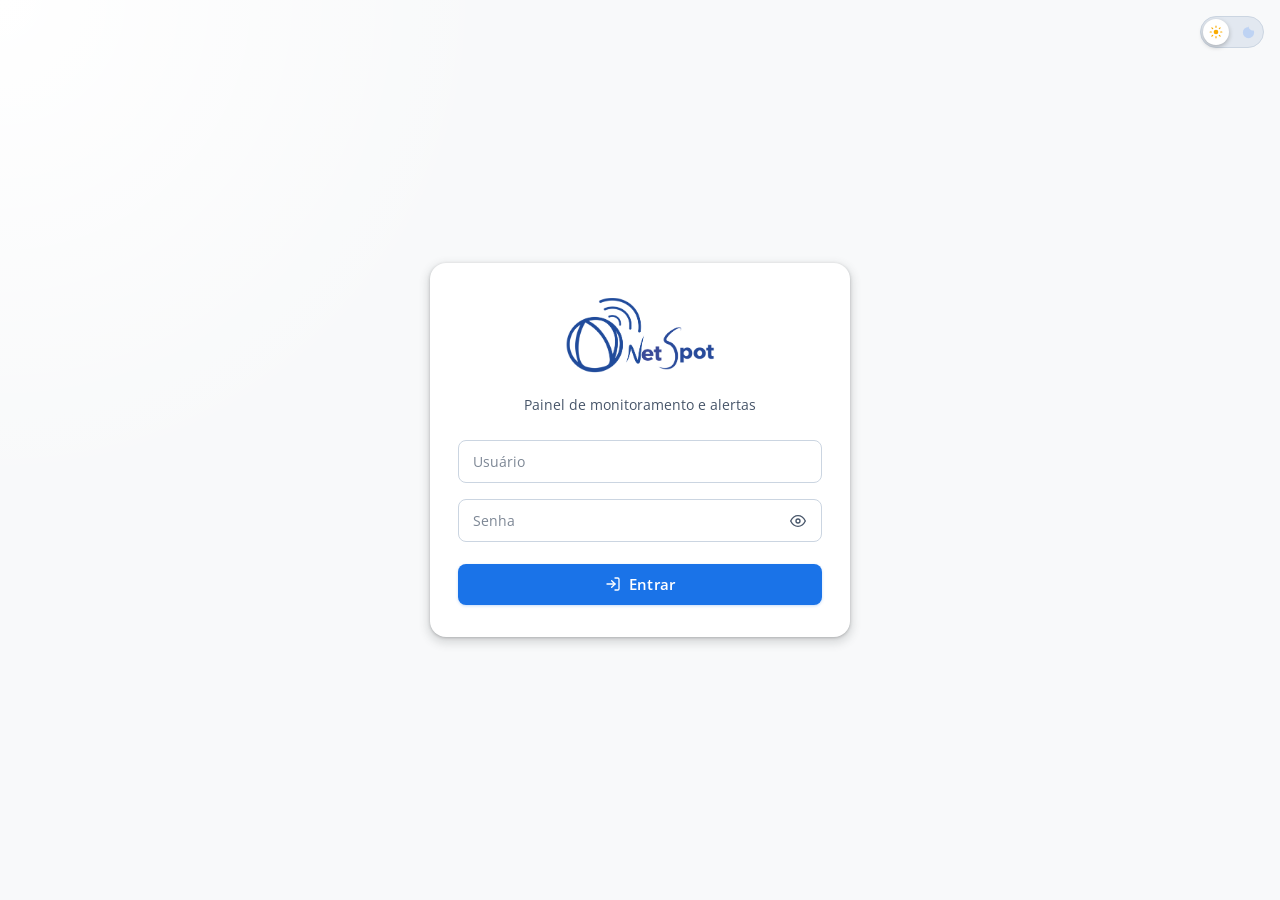
<file: Frontend/dashboard.html>
<!DOCTYPE html>
<html lang="pt-br">
<head>
<script>
  if (!localStorage.getItem("token")) {
      window.location.replace("login.html");
  }
</script>
<script src="js/vendor/chart.umd.min.js"></script>
<script src="js/chart-theme.js"></script>
<meta charset="UTF-8">
<meta name="viewport" content="width=device-width, initial-scale=1.0">
<title>NetSpot - Dashboard</title>
<link rel="stylesheet" href="css/style.css">
<script>
  (function() {
      const savedTheme = localStorage.getItem("theme");
      if (savedTheme === "dark") {
          document.documentElement.classList.add("dark-theme");
      }
  })();
</script>
</head>

<body>
<header class="app-topbar">
    <div class="app-topbar-inner">
        <button id="openMenuBtn" class="topbar-action-btn account-btn" type="button" title="Painel da Conta: Alterar senha e Sair" aria-label="Painel da Conta: Alterar senha e Sair" aria-expanded="false" aria-controls="sidebarMenu">
            <svg viewBox="0 0 24 24" width="16" height="16" fill="none" stroke="currentColor" stroke-width="2" stroke-linecap="round" stroke-linejoin="round" aria-hidden="true">
                <path d="M20 21v-2a4 4 0 0 0-4-4H8a4 4 0 0 0-4 4v2"></path>
                <circle cx="12" cy="7" r="4"></circle>
            </svg>
            <span class="topbar-btn-text">Conta</span>
        </button>
        <div class="hero-copy app-topbar-title">
            <a href="dashboard.html" class="app-logo-link" title="Ir para o início">
                <img src="images/logo/Prancheta 1.png" alt="NetSpot" class="app-logo logo-light" width="93" height="48">
                <img src="images/logo/Prancheta 2.png" alt="NetSpot" class="app-logo logo-dark" width="93" height="48">
            </a>
        </div>
        <div class="topbar-right-group">
            <button id="themeToggleBtn" class="theme-switch-pill" type="button" title="Alternar tema claro/escuro" aria-label="Alternar tema claro/escuro" aria-pressed="false">
                <svg class="theme-switch-icon-sun" viewBox="0 0 24 24" fill="currentColor"><circle cx="12" cy="12" r="4"/><path d="M12 2v2M12 20v2M4.93 4.93l1.41 1.41M17.66 17.66l1.41 1.41M2 12h2M20 12h2M4.93 19.07l1.41-1.41M17.66 6.34l1.41-1.41" stroke="currentColor" stroke-width="2" stroke-linecap="round"/></svg>
                <svg class="theme-switch-icon-moon" viewBox="0 0 24 24" fill="currentColor"><path d="M12 3a9 9 0 109 9 9.75 9.75 0 00-.67-3.4 6.78 6.78 0 01-7.93-7.93A9.75 9.75 0 0012 3z"/></svg>
                <span class="theme-switch-thumb">
                    <svg id="themeToggleIcon" viewBox="0 0 24 24" width="14" height="14"></svg>
                </span>
            </button>
            <a class="topbar-action-btn simulator-btn" href="simulator.html" title="Abrir Simulador de Anomalias (IA/ML)" aria-label="Abrir Simulador de Anomalias">
                <svg viewBox="0 0 24 24" width="16" height="16" fill="none" stroke="currentColor" stroke-width="2" stroke-linecap="round" stroke-linejoin="round" aria-hidden="true">
                    <path d="M12 2a10 10 0 100 20 10 10 0 000-20zM12 6v6l4 2"/>
                </svg>
                <span class="topbar-btn-text">Simulador IA</span>
            </a>
            <a class="topbar-action-btn incidents-btn" href="incidents.html" title="Abrir histórico completo de incidentes" aria-label="Abrir histórico completo de incidentes">
                <svg viewBox="0 0 24 24" width="16" height="16" fill="none" stroke="currentColor" stroke-width="2" stroke-linecap="round" stroke-linejoin="round" aria-hidden="true">
                    <path d="M10.29 3.86L1.82 18a2 2 0 0 0 1.71 3h16.94a2 2 0 0 0 1.71-3L13.71 3.86a2 2 0 0 0-3.42 0z"></path>
                    <line x1="12" y1="9" x2="12" y2="13"></line>
                    <line x1="12" y1="17" x2="12.01" y2="17"></line>
                </svg>
                <span class="topbar-btn-text">Incidentes</span>
            </a>
        </div>
    </div>
</header>
<main class="container app-content" id="main-content" role="main">
<h1 class="visually-hidden">NetSpot - Painel de Monitoramento de Rede</h1>

<section class="panel-section">
    <article class="overview-card">
        <h2>Resumo da rede</h2>
        <div id="dashboardSummary" class="summary-grid"></div>
    </article>
</section>

<section class="panel-section">
    <article class="overview-card">
        <h2>Cadastrar host</h2>
        <form id="hostForm">
            <label for="name" class="visually-hidden">Nome amigável do host</label>
            <input id="name" placeholder="Nome (ex.: Servidor Web 01)" required title="Nome identificador do host (ex.: Servidor Apache, Router Core)">

            <label for="address" class="visually-hidden">Endereço IP ou Hostname</label>
            <input id="address" placeholder="Hostname ou IP (ex.: pc1.lab.local)" title="Dica: Em redes com DHCP, prefira o Hostname (DNS) para acompanhar mudanças de IP automaticamente." required>

            <label for="http_url" class="visually-hidden">URL HTTP/HTTPS</label>
            <input id="http_url" placeholder="URL HTTP opcional (ex.: http://10.0.1.10:80/)" title="Se preenchida, o NetSpot envia requisição GET e afere a latência web.">

            <small class="discovery-helper-text discovery-helper-full">
                <strong>Dica DHCP:</strong> Prefira cadastrar o <strong>Hostname (DNS)</strong> para rastrear trocas de IP automaticamente.
            </small>

            <label class="snmp-enable-field snmp-enable-switch">
                <input id="http_enabled" type="checkbox" checked>
                <span class="snmp-switch" aria-hidden="true"></span>
                <span class="snmp-enable-text">
                    <strong>Check HTTP/HTTPS</strong>
                    <small>Latência e código HTTP</small>
                </span>
            </label>
            <div id="portsField" class="ports-field">
              <div class="ports-field-head">
                <span>Portas TCP</span>
                <button id="addPortBtn" type="button" class="add-port-btn" title="Adicionar porta TCP" aria-label="Adicionar porta TCP">
                    <svg viewBox="0 0 24 24" aria-hidden="true"><line x1="12" y1="5" x2="12" y2="19"></line><line x1="5" y1="12" x2="19" y2="12"></line></svg>
                    <span>Adicionar porta</span>
                </button>
              </div>
              <small class="ports-help">(ex.: 80, 443, 22). Use '+' para adicionar.</small>
              <div id="portsContainer" class="ports-container"></div>
            </div>
            <label class="snmp-enable-field snmp-enable-switch">
                <input id="snmp_enabled" type="checkbox">
                <span class="snmp-switch" aria-hidden="true"></span>
                <span class="snmp-enable-text">
                    <strong>Ativar SNMP</strong>
                    <small>CPU, RAM, Disco e Rede</small>
                </span>
            </label>
            <label for="snmp_community" class="visually-hidden">Community SNMP</label>
            <input id="snmp_community" value="netspot" placeholder="Community SNMP (padrão: netspot)" title="Community SNMP v2c (padrão: netspot)">
            <button type="submit" class="btn-primary">
                <svg viewBox="0 0 24 24" width="16" height="16" fill="none" stroke="currentColor" stroke-width="2" stroke-linecap="round" stroke-linejoin="round" aria-hidden="true"><circle cx="12" cy="12" r="10"></circle><line x1="12" y1="8" x2="12" y2="16"></line><line x1="8" y1="12" x2="16" y2="12"></line></svg>
                <span>Cadastrar host</span>
            </button>
        </form>
    </article>
</section>

<section class="panel-section">
    <article class="overview-card">
        <h2>Descoberta de rede (LAN)</h2>
        <div class="network-discovery-form">
            <label for="discoverSubnet" class="visually-hidden">Subnet CIDR para varredura</label>
            <input id="discoverSubnet" placeholder="Subnet CIDR (ex.: 192.168.1.0/24)" title="Notação CIDR da sub-rede local (ex.: 192.168.1.0/24). No laboratório Kathará, use 10.0.1.0/24, 10.0.2.0/24 ou 10.0.3.0/24.">
            <button id="discoverBtn" type="button" class="btn-primary">
                <svg viewBox="0 0 24 24" width="16" height="16" fill="none" stroke="currentColor" stroke-width="2" stroke-linecap="round" stroke-linejoin="round" aria-hidden="true"><circle cx="11" cy="11" r="8"></circle><line x1="21" y1="21" x2="16.65" y2="16.65"></line></svg>
                <span>Descobrir rede</span>
            </button>
        </div>
        <small class="discovery-helper-text">
            Varredura ICMP com resolução de nomes (DNS/SNMP) e portas abertas (máx. /20).
        </small>
        <div id="networkDiscoveryInfo" class="network-discovery-info" aria-live="polite"></div>
        <div id="networkDiscoveryList" class="network-discovery-list">
            <small>Nenhuma descoberta executada.</small>
        </div>
        <div class="network-discovery-actions">
            <button id="selectAllDiscoveryBtn" type="button" class="btn-secondary-action hidden">
                <svg viewBox="0 0 24 24" width="14" height="14" fill="none" stroke="currentColor" stroke-width="2" stroke-linecap="round" stroke-linejoin="round" aria-hidden="true"><rect x="3" y="3" width="18" height="18" rx="2" ry="2"></rect><polyline points="9 11 12 14 22 4"></polyline></svg>
                <span>Selecionar todos</span>
            </button>
            <button id="importSelectedBtn" type="button" class="btn-primary">
                <svg viewBox="0 0 24 24" width="16" height="16" fill="none" stroke="currentColor" stroke-width="2" stroke-linecap="round" stroke-linejoin="round" aria-hidden="true"><path d="M5 13l4 4L19 7"></path></svg>
                <span>Adicionar selecionados</span>
            </button>
        </div>
        <div id="networkImportResult" class="network-import-result" aria-live="polite"></div>
    </article>
</section>

<section class="panel-section">
      <div class="filter-bar">
        <label for="searchInput" class="visually-hidden">Filtrar hosts por nome ou IP</label>
        <input type="text" id="searchInput" placeholder="Filtrar por nome ou IP..." onkeyup="filterHosts()">

        <label for="statusFilter" class="visually-hidden">Filtrar por status</label>
        <select id="statusFilter" onchange="filterHosts()">
            <option value="all">Todos os Status</option>
            <option value="bg-success">Online</option>
            <option value="bg-danger">Offline</option>
            <option value="bg-warning">Degradado</option>
        </select>
        <div id="statusChips" class="status-chips"></div>
    </div>
    <div class="hosts-toolbar">
      <div class="hosts-toolbar-main">
        <h2>Hosts</h2>
        <span id="hostsCountBadge" class="hosts-count-badge" title="Total de hosts visíveis">0 hosts</span>
        <button id="openBulkDeactivateBtn" class="trash-open-btn" type="button" title="Selecionar múltiplos hosts ativos para enviar à lixeira" aria-label="Mover hosts em lote para lixeira">
            <span class="btn-icon-wrap">
                <svg viewBox="0 0 24 24" aria-hidden="true"><path d="M9 11l3 3L22 4M21 12v7a2 2 0 01-2 2H5a2 2 0 01-2-2V5a2 2 0 012-2h11"/></svg>
            </span>
            Mover para lixeira
        </button>
        <button id="openTrashBtn" class="trash-open-btn" type="button" title="Abrir lixeira" aria-label="Abrir lixeira">
            <span class="btn-icon-wrap">
                <svg viewBox="0 0 24 24" aria-hidden="true"><path d="M9 4h6l1 2h4v2H4V6h4l1-2zm-2 6h2v8H7v-8zm4 0h2v8h-2v-8zm4 0h2v8h-2v-8z"/></svg>
            </span>
            Lixeira
        </button>
      </div>

      <div class="hosts-toolbar-actions">
        <!-- View Mode Switcher (Cards vs Tabela NOC) -->
        <div class="view-mode-toggle" role="group" aria-label="Modo de visualização dos hosts">
          <button id="viewCardsBtn" type="button" class="view-mode-btn active" onclick="setViewMode('cards')" title="Visualização em Grade de Cards 3D" aria-pressed="true">
            <svg viewBox="0 0 24 24" width="14" height="14" fill="none" stroke="currentColor" stroke-width="2" stroke-linecap="round" stroke-linejoin="round" aria-hidden="true"><rect x="3" y="3" width="7" height="7"></rect><rect x="14" y="3" width="7" height="7"></rect><rect x="14" y="14" width="7" height="7"></rect><rect x="3" y="14" width="7" height="7"></rect></svg>
            <span>Cards</span>
          </button>
          <button id="viewTableBtn" type="button" class="view-mode-btn" onclick="setViewMode('table')" title="Visualização em Tabela Compacta de Operação NOC" aria-pressed="false">
            <svg viewBox="0 0 24 24" width="14" height="14" fill="none" stroke="currentColor" stroke-width="2" stroke-linecap="round" stroke-linejoin="round" aria-hidden="true"><line x1="8" y1="6" x2="21" y2="6"></line><line x1="8" y1="12" x2="21" y2="12"></line><line x1="8" y1="18" x2="21" y2="18"></line><line x1="3" y1="6" x2="3.01" y2="6"></line><line x1="3" y1="12" x2="3.01" y2="12"></line><line x1="3" y1="18" x2="3.01" y2="18"></line></svg>
            <span>Tabela NOC</span>
          </button>
        </div>

        <button id="refreshBtn" class="refresh-pill-btn" type="button" title="Atualizar lista de hosts" aria-label="Atualizar lista de hosts">
            <svg class="refresh-icon" viewBox="0 0 24 24" width="14" height="14" fill="none" stroke="currentColor" stroke-width="2" stroke-linecap="round" stroke-linejoin="round">
                <path d="M23 4v6h-6M1 20v-6h6M3.51 9a9 9 0 0114.85-3.36L23 10M1 14l4.64 4.36A9 9 0 0020.49 15"/>
            </svg>
            <span>Atualizar lista</span>
        </button>
      </div>
    </div>
    <div id="hosts"></div>
    <div id="hostsTableView" class="noc-table-wrap hidden">
      <div class="noc-table-responsive">
        <table class="noc-table" role="table">
          <thead>
            <tr>
              <th scope="col" class="noc-th-status">Status</th>
              <th scope="col" class="noc-th-device">Dispositivo</th>
              <th scope="col" class="noc-th-health">Saúde</th>
              <th scope="col" class="noc-th-sla">SLA (10m)</th>
              <th scope="col" class="noc-th-ping">Ping</th>
              <th scope="col" class="noc-th-web">Web Check</th>
              <th scope="col" class="noc-th-tcp">Portas TCP</th>
              <th scope="col" class="noc-th-cause">Causa Provável</th>
              <th scope="col" class="noc-th-actions">Ações</th>
            </tr>
          </thead>
          <tbody id="nocTableBody"></tbody>
        </table>
      </div>
    </div>
    <div id="hostsEmptyState" class="empty-state-box hidden" aria-live="polite">
        <div class="empty-state-icon">
            <svg viewBox="0 0 24 24" width="32" height="32" fill="none" stroke="currentColor" stroke-width="2" stroke-linecap="round" stroke-linejoin="round">
                <circle cx="11" cy="11" r="8"></circle>
                <line x1="21" y1="21" x2="16.65" y2="16.65"></line>
            </svg>
        </div>
        <h3 class="empty-state-title">Nenhum host encontrado</h3>
        <p class="empty-state-desc">Nenhum dispositivo corresponde aos critérios de pesquisa ou filtros aplicados.</p>
        <button type="button" class="btn-clear-filter" onclick="clearHostFilters()">Limpar busca e filtros</button>
    </div>
</section>

<div id="toastContainer" class="toast-container"></div>

    <div id="alert-container"></div>

<div id="editModal" class="modal hidden" role="dialog" aria-modal="true" aria-labelledby="editModalTitle">
  <div class="modal-content">
    <div class="modal-header">
      <h3 id="editModalTitle">Editar host</h3>
      <button type="button" class="modal-close-btn" onclick="closeModal()" title="Fechar" aria-label="Fechar"><span aria-hidden="true">&times;</span></button>
    </div>

    <label class="modal-label" for="modal-name">Nome do Host</label>
    <input id="modal-name" placeholder="Nome (ex.: Servidor Web 01)" required title="Nome identificador do host">

    <label class="modal-label" for="modal-ip">Endereço / IP (ou Hostname/FQDN)</label>
    <input id="modal-ip" placeholder="Hostname ou IP (ex.: pc1.lab.local)" title="Dica: Em redes com DHCP, prefira o Hostname (DNS) para acompanhar mudanças de IP automaticamente.">
    <small class="discovery-helper-text dhcp-helper-modal">
      <strong>Dica DHCP:</strong> Prefira o <strong>Hostname (DNS)</strong> para acompanhar mudanças de IP.
    </small>

    <label class="modal-label" for="modal-http-url">URL HTTP/HTTPS (opcional)</label>
    <input id="modal-http-url" placeholder="URL HTTP opcional (ex.: http://10.0.1.10:80/)" title="Se preenchida, o NetSpot envia requisição GET e afere a latência web.">

    <label class="snmp-enable-field snmp-enable-switch">
      <input id="modal-http-enabled" type="checkbox">
      <span class="snmp-switch" aria-hidden="true"></span>
      <span class="snmp-enable-text">
        <strong>Check HTTP/HTTPS</strong>
        <small>Latência e código HTTP</small>
      </span>
    </label>

    <div id="modalPortsField" class="ports-field">
      <div class="ports-field-head">
        <span>Portas TCP</span>
        <button id="modalAddPortBtn" type="button" class="add-port-btn" title="Adicionar porta TCP" aria-label="Adicionar porta TCP">
            <svg viewBox="0 0 24 24" aria-hidden="true"><line x1="12" y1="5" x2="12" y2="19"></line><line x1="5" y1="12" x2="19" y2="12"></line></svg>
            <span>Adicionar porta</span>
        </button>
      </div>
      <small class="ports-help">(ex.: 80, 443, 22). Use '+' para adicionar.</small>
      <div id="modalPortsContainer" class="ports-container"></div>
    </div>

    <label class="snmp-enable-field snmp-enable-switch">
      <input id="modal-snmp-enabled" type="checkbox">
      <span class="snmp-switch" aria-hidden="true"></span>
      <span class="snmp-enable-text">
        <strong>Ativar SNMP</strong>
        <small>CPU, RAM, Disco e Rede</small>
      </span>
    </label>

    <label class="modal-label" for="modal-snmp-community">Community SNMP</label>
    <input id="modal-snmp-community" value="netspot" placeholder="Community SNMP (padrão: netspot)" title="Community SNMP v2c (padrão: netspot)">

    <div class="modal-actions">
      <button type="button" class="modal-btn-primary" onclick="submitModalEdit()">
          <svg viewBox="0 0 24 24" width="15" height="15" fill="none" stroke="currentColor" stroke-width="2" stroke-linecap="round" stroke-linejoin="round" aria-hidden="true"><path d="M19 21H5a2 2 0 0 1-2-2V5a2 2 0 0 1 2-2h11l5 5v11a2 2 0 0 1-2 2z"></path><polyline points="17 21 17 13 7 13 7 21"></polyline><polyline points="7 3 7 8 15 8"></polyline></svg>
          <span>Salvar alterações</span>
      </button>
      <button type="button" class="modal-btn-secondary" onclick="closeModal()">Cancelar</button>
    </div>

  </div>
</div>

<div id="changePwdModal" class="modal hidden" role="dialog" aria-modal="true" aria-labelledby="changePwdModalTitle">
  <div class="modal-content">
    <div class="modal-header">
      <h3 id="changePwdModalTitle">Alterar senha</h3>
      <button type="button" class="modal-close-btn" onclick="closeChangePwdModal()" title="Fechar" aria-label="Fechar"><span aria-hidden="true">&times;</span></button>
    </div>

    <label class="modal-label" for="current-pwd">Senha Atual</label>
    <div class="password-input-wrap">
      <input id="current-pwd" type="password" placeholder="Senha atual" autocomplete="current-password" title="Digite sua senha atual de acesso">
      <button type="button" class="password-toggle-btn" onclick="togglePasswordVisibility('current-pwd', this)" title="Mostrar senha" aria-label="Mostrar senha" aria-pressed="false">
        <svg class="eye-open" viewBox="0 0 24 24" width="16" height="16" fill="none" stroke="currentColor" stroke-width="2" stroke-linecap="round" stroke-linejoin="round" aria-hidden="true"><path d="M1 12s4-8 11-8 11 8 11 8-4 8-11 8-11-8-11-8z"></path><circle cx="12" cy="12" r="3"></circle></svg>
        <svg class="eye-closed hidden" viewBox="0 0 24 24" width="16" height="16" fill="none" stroke="currentColor" stroke-width="2" stroke-linecap="round" stroke-linejoin="round" aria-hidden="true"><path d="M1 12s4-8 11-8 11 8 11 8-4 8-11 8-11-8-11-8z"></path><circle cx="12" cy="12" r="3"></circle><line x1="2" y1="2" x2="22" y2="22"></line></svg>
      </button>
    </div>

    <label class="modal-label" for="new-pwd">Nova Senha</label>
    <div class="password-input-wrap">
      <input id="new-pwd" type="password" placeholder="Nova senha (mín. 4 caracteres)" autocomplete="new-password" title="A nova senha deve possuir no mínimo 4 caracteres">
      <button type="button" class="password-toggle-btn" onclick="togglePasswordVisibility('new-pwd', this)" title="Mostrar senha" aria-label="Mostrar senha" aria-pressed="false">
        <svg class="eye-open" viewBox="0 0 24 24" width="16" height="16" fill="none" stroke="currentColor" stroke-width="2" stroke-linecap="round" stroke-linejoin="round" aria-hidden="true"><path d="M1 12s4-8 11-8 11 8 11 8-4 8-11 8-11-8-11-8z"></path><circle cx="12" cy="12" r="3"></circle></svg>
        <svg class="eye-closed hidden" viewBox="0 0 24 24" width="16" height="16" fill="none" stroke="currentColor" stroke-width="2" stroke-linecap="round" stroke-linejoin="round" aria-hidden="true"><path d="M1 12s4-8 11-8 11 8 11 8-4 8-11 8-11-8-11-8z"></path><circle cx="12" cy="12" r="3"></circle><line x1="2" y1="2" x2="22" y2="22"></line></svg>
      </button>
    </div>
    <small class="discovery-helper-text pwd-helper-modal">
      Mínimo de 4 caracteres.
    </small>

    <label class="modal-label" for="confirm-pwd">Confirmar Nova Senha</label>
    <div class="password-input-wrap">
      <input id="confirm-pwd" type="password" placeholder="Confirmar nova senha" autocomplete="new-password" title="Repita a nova senha exatamente como digitada acima">
      <button type="button" class="password-toggle-btn" onclick="togglePasswordVisibility('confirm-pwd', this)" title="Mostrar senha" aria-label="Mostrar senha" aria-pressed="false">
        <svg class="eye-open" viewBox="0 0 24 24" width="16" height="16" fill="none" stroke="currentColor" stroke-width="2" stroke-linecap="round" stroke-linejoin="round" aria-hidden="true"><path d="M1 12s4-8 11-8 11 8 11 8-4 8-11 8-11-8-11-8z"></path><circle cx="12" cy="12" r="3"></circle></svg>
        <svg class="eye-closed hidden" viewBox="0 0 24 24" width="16" height="16" fill="none" stroke="currentColor" stroke-width="2" stroke-linecap="round" stroke-linejoin="round" aria-hidden="true"><path d="M1 12s4-8 11-8 11 8 11 8-4 8-11 8-11-8-11-8z"></path><circle cx="12" cy="12" r="3"></circle><line x1="2" y1="2" x2="22" y2="22"></line></svg>
      </button>
    </div>

    <div class="modal-actions">
      <button type="button" class="modal-btn-primary" onclick="changePassword()">
          <svg viewBox="0 0 24 24" width="15" height="15" fill="none" stroke="currentColor" stroke-width="2" stroke-linecap="round" stroke-linejoin="round" aria-hidden="true"><path d="M12 2a5 5 0 00-5 5v3H6a2 2 0 00-2 2v8a2 2 0 002 2h12a2 2 0 002-2v-8a2 2 0 00-2-2h-1V7a5 5 0 00-5-5zm-3 8V7a3 3 0 116 0v3H9zm3 3a2 2 0 012 2 2 2 0 11-2-2z"/></svg>
          <span>Alterar senha</span>
      </button>
      <button type="button" class="modal-btn-secondary" onclick="closeChangePwdModal()">Cancelar</button>
    </div>

  </div>
</div>

<div id="trashModal" class="modal hidden" role="dialog" aria-modal="true" aria-labelledby="trashModalTitle">
  <div class="modal-content trash-modal-content">
    <div class="trash-modal-header">
      <h3 id="trashModalTitle">Gerenciar Lixeira e Exclusão</h3>
      <button type="button" class="modal-close-btn" onclick="closeTrashModal()" aria-label="Fechar lixeira"><span aria-hidden="true">&times;</span></button>
    </div>

    <div class="trash-modal-tabs" role="tablist" aria-label="Abas da lixeira">
      <button id="tabBulkDeactivateBtn" class="trash-tab-btn" type="button" role="tab" aria-selected="false" aria-controls="trashTabDeactivate" onclick="switchTrashModalTab('deactivate')">
        Enviar para lixeira (Ativos)
      </button>
      <button id="tabTrashItemsBtn" class="trash-tab-btn active" type="button" role="tab" aria-selected="true" aria-controls="trashTabItems" onclick="switchTrashModalTab('trash')">
        Itens na lixeira
      </button>
    </div>

    <!-- Aba 1: Seleção em lote de hosts ativos para enviar à lixeira -->
    <div id="trashTabDeactivate" class="trash-tab-panel hidden" role="tabpanel" aria-labelledby="tabBulkDeactivateBtn">
      <div class="bulk-deactivate-search-row">
        <label for="bulkDeactivateSearchInput" class="visually-hidden">Filtrar hosts ativos</label>
        <input id="bulkDeactivateSearchInput" type="text" placeholder="Filtrar hosts ativos por nome ou IP..." title="Filtrar lista de hosts ativos">
      </div>
      <div class="trash-modal-toolbar bulk-deactivate-toolbar">
        <div class="bulk-toolbar-left">
          <button id="selectAllBulkDeactivateBtn" class="btn-secondary-action" type="button" title="Alternar seleção de todos os hosts visíveis">
              <svg viewBox="0 0 24 24" width="14" height="14" fill="none" stroke="currentColor" stroke-width="2" stroke-linecap="round" stroke-linejoin="round" aria-hidden="true"><rect x="3" y="3" width="18" height="18" rx="2" ry="2"></rect><polyline points="9 11 12 14 22 4"></polyline></svg>
              <span>Selecionar todos</span>
          </button>
          <small id="bulkDeactivateSelectionInfo" class="bulk-selection-info" aria-live="polite">0 selecionado(s)</small>
        </div>
        <div class="bulk-toolbar-right">
          <button id="bulkDeactivateSelectedBtn" class="trash-empty-btn danger-btn" type="button" disabled title="Mover todos os hosts marcados para a lixeira">
            <svg viewBox="0 0 24 24" width="14" height="14" fill="none" stroke="currentColor" stroke-width="2" stroke-linecap="round" stroke-linejoin="round" aria-hidden="true"><path d="M9 4h6l1 2h4v2H4V6h4l1-2zm-2 6h2v8H7v-8zm4 0h2v8h-2v-8zm4 0h2v8h-2v-8z"/></svg>
            <span>Mover selecionados para lixeira</span>
          </button>
          <button id="refreshBulkDeactivateBtn" type="button" class="btn-secondary-action" title="Atualizar lista de hosts ativos">
            <svg viewBox="0 0 24 24" width="14" height="14" fill="none" stroke="currentColor" stroke-width="2" stroke-linecap="round" stroke-linejoin="round" aria-hidden="true"><path d="M23 4v6h-6M1 20v-6h6M3.51 9a9 9 0 0114.85-3.36L23 10M1 14l4.64 4.36A9 9 0 0020.49 15"></path></svg>
            <span>Atualizar lista</span>
          </button>
        </div>
      </div>
      <div id="bulkDeactivateHostsList" class="trash-list"></div>
    </div>

    <!-- Aba 2: Itens atualmente na lixeira -->
    <div id="trashTabItems" class="trash-tab-panel" role="tabpanel" aria-labelledby="tabTrashItemsBtn">
      <div class="trash-modal-toolbar">
        <button id="emptyTrashBtn" class="trash-empty-btn danger-btn" type="button" onclick="openConfirmEmptyTrashModal()" title="Excluir permanentemente todos os hosts da lixeira">
          <svg viewBox="0 0 24 24" width="14" height="14" fill="none" stroke="currentColor" stroke-width="2" stroke-linecap="round" stroke-linejoin="round" aria-hidden="true"><path d="M19 7l-.867 12.142A2 2 0 0116.138 21H7.862a2 2 0 01-1.995-1.858L5 7m5 4v6m4-6v6m1-10V4a1 1 0 00-1-1h-4a1 1 0 00-1 1v3M4 7h16"></path></svg>
          <span>Excluir todos</span>
        </button>
        <button id="refreshTrashBtn" type="button" class="btn-secondary-action" title="Atualizar itens da lixeira">
          <svg viewBox="0 0 24 24" width="14" height="14" fill="none" stroke="currentColor" stroke-width="2" stroke-linecap="round" stroke-linejoin="round" aria-hidden="true"><path d="M23 4v6h-6M1 20v-6h6M3.51 9a9 9 0 0114.85-3.36L23 10M1 14l4.64 4.36A9 9 0 0020.49 15"></path></svg>
          <span>Atualizar lista</span>
        </button>
      </div>
      <div id="trashHostsList" class="trash-list"></div>
    </div>
  </div>
</div>

<div id="confirmEmptyTrashModal" class="modal hidden" role="dialog" aria-modal="true" aria-labelledby="confirmEmptyTrashTitle">
  <div class="modal-content confirm-modal-content">
    <div class="modal-header">
      <h3 id="confirmEmptyTrashTitle">Excluir todos da lixeira</h3>
      <button type="button" class="modal-close-btn" onclick="closeConfirmEmptyTrashModal()" title="Fechar" aria-label="Fechar"><span aria-hidden="true">&times;</span></button>
    </div>
    <p class="confirm-modal-text">Tem certeza de que deseja excluir permanentemente <strong>todos os hosts</strong> que estão na lixeira?<br><small class="confirm-modal-subnote">Essa ação não poderá ser desfeita.</small></p>
    <div class="modal-actions">
      <button type="button" class="modal-btn-danger" id="confirmEmptyTrashBtn" onclick="confirmEmptyTrash()">Sim, excluir todos</button>
      <button type="button" class="modal-btn-secondary" onclick="closeConfirmEmptyTrashModal()">Cancelar</button>
    </div>
  </div>
</div>

</main>

<div id="sidebarOverlay" class="sidebar-overlay hidden"></div>
<aside id="sidebarMenu" class="sidebar-menu hidden" aria-hidden="true">
    <div class="sidebar-header">
        <strong>Conta</strong>
        <button id="closeMenuBtn" class="sidebar-close-btn icon-btn nav" type="button" title="Fechar menu" aria-label="Fechar menu">
            <svg viewBox="0 0 24 24" aria-hidden="true"><path d="M6 6l12 12M18 6L6 18"/></svg>
        </button>
    </div>
    <div class="sidebar-actions">
        <button id="changePasswordBtn" type="button">
            <span class="btn-icon-wrap">
                <svg viewBox="0 0 24 24" aria-hidden="true"><path d="M12 2a5 5 0 00-5 5v3H6a2 2 0 00-2 2v8a2 2 0 002 2h12a2 2 0 002-2v-8a2 2 0 00-2-2h-1V7a5 5 0 00-5-5zm-3 8V7a3 3 0 116 0v3H9zm3 3a2 2 0 012 2 2 2 0 11-2-2z"/></svg>
            </span>
            Alterar Senha
        </button>
        <button id="logoutBtn" type="button">
            <span class="btn-icon-wrap">
                <svg viewBox="0 0 24 24" aria-hidden="true"><path d="M10 4H5v16h5M14 8l4 4-4 4M8 12h10"/></svg>
            </span>
            Sair do Sistema
        </button>
    </div>
</aside>
</body>
<script src="js/app.js"></script>
</html>
</file>
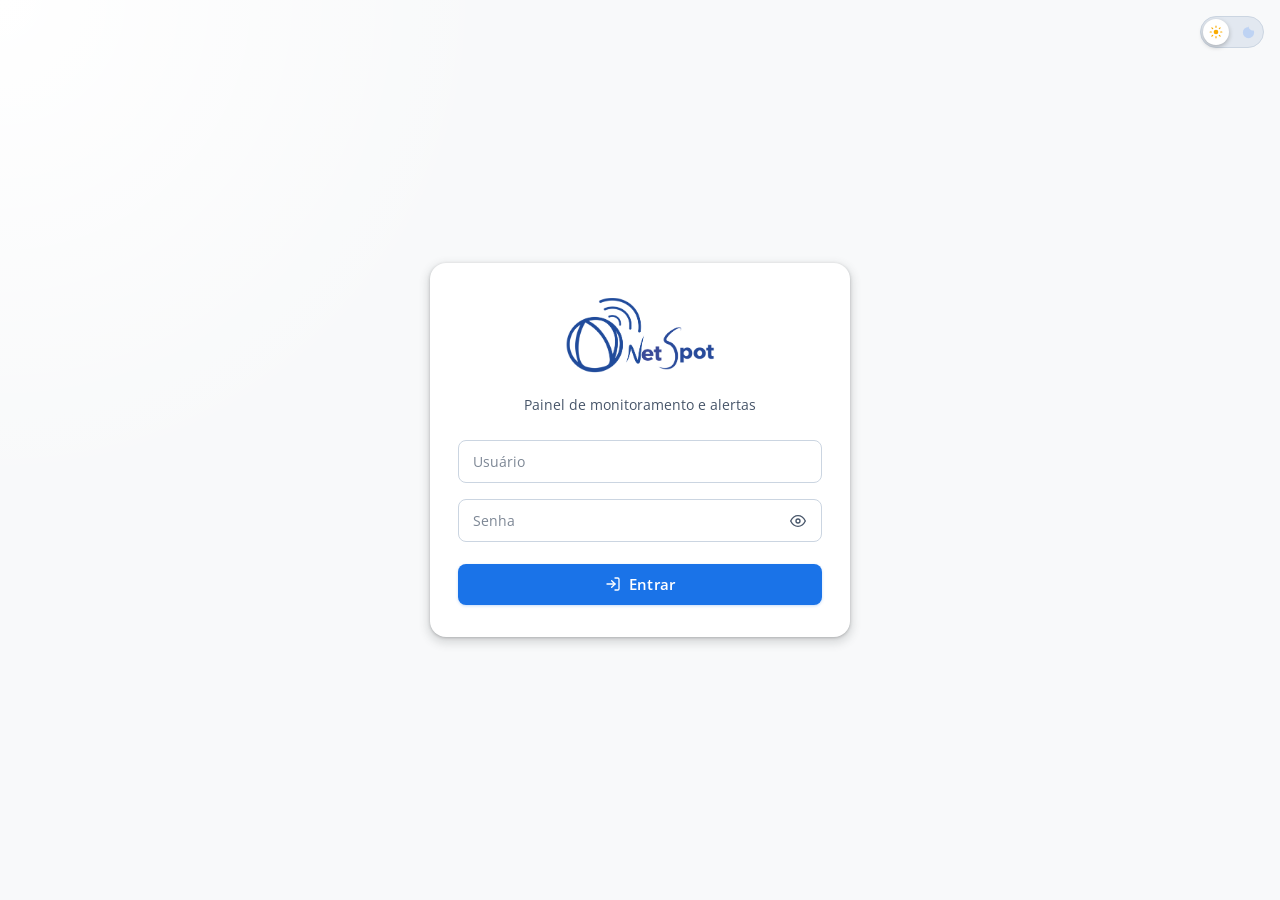
<file: Frontend/incidents.html>
<!DOCTYPE html>
<html lang="pt-br">
<head>
<script>
  if (!localStorage.getItem("token")) {
      window.location.replace("login.html");
  }
</script>
<meta charset="UTF-8">
<meta name="viewport" content="width=device-width, initial-scale=1.0">
<title>NetSpot - Incidentes</title>
<link rel="stylesheet" href="css/style.css">
<script>
  (function() {
      const savedTheme = localStorage.getItem("theme");
      if (savedTheme === "dark") {
          document.documentElement.classList.add("dark-theme");
      }
  })();
</script>
</head>
<body>
<header class="app-topbar">
    <div class="app-topbar-inner">
        <div class="hero-copy app-topbar-title">
            <a href="dashboard.html" class="app-logo-link" title="Ir para o início">
                <img src="images/logo/Prancheta 1.png" alt="NetSpot" class="app-logo logo-light" width="93" height="48">
                <img src="images/logo/Prancheta 2.png" alt="NetSpot" class="app-logo logo-dark" width="93" height="48">
            </a>
            <span class="page-subtitle">/ Incidentes</span>
        </div>
        <div class="topbar-right-group">
            <button id="themeToggleBtn" class="theme-switch-pill" type="button" title="Alternar tema claro/escuro" aria-label="Alternar tema claro/escuro" aria-pressed="false">
                <svg class="theme-switch-icon-sun" viewBox="0 0 24 24" fill="currentColor"><circle cx="12" cy="12" r="4"/><path d="M12 2v2M12 20v2M4.93 4.93l1.41 1.41M17.66 17.66l1.41 1.41M2 12h2M20 12h2M4.93 19.07l1.41-1.41M17.66 6.34l1.41-1.41" stroke="currentColor" stroke-width="2" stroke-linecap="round"/></svg>
                <svg class="theme-switch-icon-moon" viewBox="0 0 24 24" fill="currentColor"><path d="M12 3a9 9 0 109 9 9.75 9.75 0 00-.67-3.4 6.78 6.78 0 01-7.93-7.93A9.75 9.75 0 0012 3z"/></svg>
                <span class="theme-switch-thumb">
                    <svg id="themeToggleIcon" viewBox="0 0 24 24" width="14" height="14"></svg>
                </span>
            </button>
            <a class="topbar-action-btn simulator-btn" href="simulator.html" title="Abrir Simulador de Anomalias (IA/ML)" aria-label="Abrir Simulador de Anomalias">
                <svg viewBox="0 0 24 24" width="16" height="16" fill="none" stroke="currentColor" stroke-width="2" stroke-linecap="round" stroke-linejoin="round" aria-hidden="true">
                    <path d="M12 2a10 10 0 100 20 10 10 0 000-20zM12 6v6l4 2"/>
                </svg>
                <span class="topbar-btn-text">Simulador IA</span>
            </a>
            <a class="topbar-action-btn" href="dashboard.html" title="Voltar ao dashboard" aria-label="Voltar ao dashboard">
                <svg viewBox="0 0 24 24" width="16" height="16" fill="none" stroke="currentColor" stroke-width="2" stroke-linecap="round" stroke-linejoin="round" aria-hidden="true"><path d="M19 12H5M12 19l-7-7 7-7"/></svg>
                <span class="topbar-btn-text">Dashboard</span>
            </a>
        </div>
    </div>
</header>

<main class="container app-content" id="main-content" role="main">
    <h1 class="visually-hidden">NetSpot - Histórico de Incidentes</h1>

    <section class="panel-section">
        <article class="overview-card incidents-page-card">
            <div class="incidents-toolbar">
                <label for="incidentsSearch" class="visually-hidden">Buscar incidentes</label>
                <input id="incidentsSearch" type="text" placeholder="Buscar por host, motivo ou protocolo..." title="Filtre incidentes por host, motivo ou protocolo">
                <button id="refreshIncidentsBtn" class="refresh-pill-btn" type="button" title="Atualizar lista de incidentes" aria-label="Atualizar lista de incidentes">
                    <svg class="refresh-icon" viewBox="0 0 24 24" width="14" height="14" fill="none" stroke="currentColor" stroke-width="2" stroke-linecap="round" stroke-linejoin="round"><path d="M23 4v6h-6M1 20v-6h6M3.51 9a9 9 0 0114.85-3.36L23 10M1 14l4.64 4.36A9 9 0 0020.49 15"/></svg>
                    <span>Atualizar</span>
                </button>
            </div>
            <div class="status-chips incidents-chips" id="incidentStatusChips" role="group" aria-label="Filtrar por estado do incidente">
                <button type="button" class="status-chip active" data-status="all">
                    Todos <span class="status-chip-count" id="countAll">0</span>
                </button>
                <button type="button" class="status-chip chip-open" data-status="open">
                    Abertos <span class="status-chip-count" id="countOpen">0</span>
                </button>
                <button type="button" class="status-chip chip-closed" data-status="closed">
                    Fechados <span class="status-chip-count" id="countClosed">0</span>
                </button>
            </div>
            <div id="incidentsList" class="incidents-list" aria-live="polite">
                <small>Carregando incidentes...</small>
            </div>
        </article>
    </section>
</main>
<script src="js/incidents.js"></script>
</body>
</html>
</file>
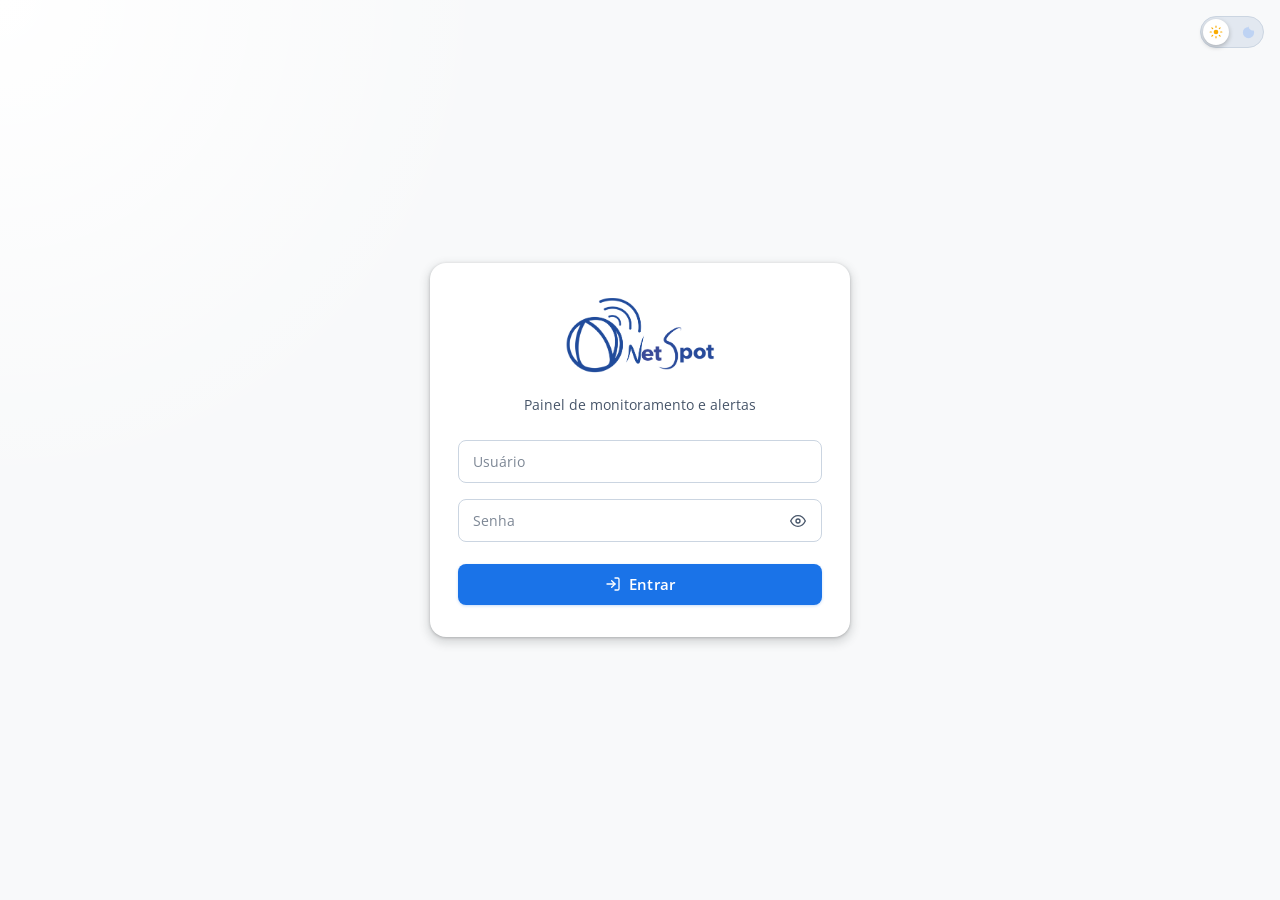
<file: Frontend/login.html>
<!DOCTYPE html>
<html lang="pt-br">
<head>
<meta charset="UTF-8">
<meta name="viewport" content="width=device-width, initial-scale=1.0">
<title>NetSpot - Login</title>
<link rel="stylesheet" href="css/style.css">
<script>
  (function() {
      const savedTheme = localStorage.getItem("theme");
      if (savedTheme === "dark") {
          document.documentElement.classList.add("dark-theme");
      }
  })();
</script>
</head>

<body class="login-page">

<div class="login-theme-bar">
    <button id="themeToggleBtn" class="theme-switch-pill" type="button" title="Alternar tema claro/escuro" aria-label="Alternar tema claro/escuro" aria-pressed="false">
        <svg class="theme-switch-icon-sun" viewBox="0 0 24 24" fill="currentColor"><circle cx="12" cy="12" r="4"/><path d="M12 2v2M12 20v2M4.93 4.93l1.41 1.41M17.66 17.66l1.41 1.41M2 12h2M20 12h2M4.93 19.07l1.41-1.41M17.66 6.34l1.41-1.41" stroke="currentColor" stroke-width="2" stroke-linecap="round"/></svg>
        <svg class="theme-switch-icon-moon" viewBox="0 0 24 24" fill="currentColor"><path d="M12 3a9 9 0 109 9 9.75 9.75 0 00-.67-3.4 6.78 6.78 0 01-7.93-7.93A9.75 9.75 0 0012 3z"/></svg>
        <span class="theme-switch-thumb">
            <svg id="themeToggleIcon" viewBox="0 0 24 24" width="14" height="14"></svg>
        </span>
    </button>
</div>

<main class="login-box" role="main">
    <h1 class="visually-hidden">NetSpot - Autenticação no Sistema</h1>

    <div class="login-logo-container">
        <img src="images/logo/Prancheta 3.png" alt="Logotipo NetSpot" class="login-logo" width="153" height="80">
    </div>
    <p class="login-subtitle">Painel de monitoramento e alertas</p>

    <form id="loginForm">
        <label for="username" class="visually-hidden">Usuário</label>
        <input id="username" placeholder="Usuário" autocomplete="username" title="Digite seu nome de usuário (padrão inicial: admin)" required>

        <label for="password" class="visually-hidden">Senha</label>
        <div class="password-input-wrap">
            <input id="password" type="password" placeholder="Senha" autocomplete="current-password" title="Digite sua senha de acesso" required>
            <button type="button" class="password-toggle-btn" onclick="togglePasswordVisibility('password', this)" title="Mostrar senha" aria-label="Mostrar senha" aria-pressed="false">
                <svg class="eye-open" viewBox="0 0 24 24" width="16" height="16" fill="none" stroke="currentColor" stroke-width="2" stroke-linecap="round" stroke-linejoin="round" aria-hidden="true">
                    <path d="M1 12s4-8 11-8 11 8 11 8-4 8-11 8-11-8-11-8z"></path>
                    <circle cx="12" cy="12" r="3"></circle>
                </svg>
                <svg class="eye-closed hidden" viewBox="0 0 24 24" width="16" height="16" fill="none" stroke="currentColor" stroke-width="2" stroke-linecap="round" stroke-linejoin="round" aria-hidden="true">
                    <path d="M1 12s4-8 11-8 11 8 11 8-4 8-11 8-11-8-11-8z"></path>
                    <circle cx="12" cy="12" r="3"></circle>
                    <line x1="2" y1="2" x2="22" y2="22"></line>
                </svg>
            </button>
        </div>

        <button type="submit" class="btn-primary">
            <svg viewBox="0 0 24 24" width="16" height="16" fill="none" stroke="currentColor" stroke-width="2" stroke-linecap="round" stroke-linejoin="round" aria-hidden="true"><path d="M15 3h4a2 2 0 0 1 2 2v14a2 2 0 0 1-2 2h-4"></path><polyline points="10 17 15 12 10 7"></polyline><line x1="15" y1="12" x2="3" y2="12"></line></svg>
            <span>Entrar</span>
        </button>
    </form>
</main>

<div id="toastContainer" class="toast-container" aria-live="polite"></div>

<div id="pwdModal" class="modal hidden" role="dialog" aria-modal="true" aria-labelledby="pwdModalTitle">
  <div class="modal-content">
    <div class="modal-header">
      <h3 id="pwdModalTitle">Troca de Senha Obrigatória</h3>
      <button type="button" class="modal-close-btn" onclick="closeAppModal(document.getElementById('pwdModal'))" title="Fechar" aria-label="Fechar"><span aria-hidden="true">&times;</span></button>
    </div>
    <p class="login-subtitle pwd-first-access-subtitle">Primeiro acesso detectado. Defina uma nova senha para acessar o sistema.</p>
    
    <label class="modal-label" for="new-pwd">Nova Senha</label>
    <div class="password-input-wrap">
        <input id="new-pwd" type="password" placeholder="Nova senha (mín. 4 caracteres)" autocomplete="new-password" title="A nova senha deve possuir no mínimo 4 caracteres">
        <button type="button" class="password-toggle-btn" onclick="togglePasswordVisibility('new-pwd', this)" title="Mostrar senha" aria-label="Mostrar senha" aria-pressed="false">
            <svg class="eye-open" viewBox="0 0 24 24" width="16" height="16" fill="none" stroke="currentColor" stroke-width="2" stroke-linecap="round" stroke-linejoin="round" aria-hidden="true">
                <path d="M1 12s4-8 11-8 11 8 11 8-4 8-11 8-11-8-11-8z"></path>
                <circle cx="12" cy="12" r="3"></circle>
            </svg>
            <svg class="eye-closed hidden" viewBox="0 0 24 24" width="16" height="16" fill="none" stroke="currentColor" stroke-width="2" stroke-linecap="round" stroke-linejoin="round" aria-hidden="true">
                <path d="M1 12s4-8 11-8 11 8 11 8-4 8-11 8-11-8-11-8z"></path>
                <circle cx="12" cy="12" r="3"></circle>
                <line x1="2" y1="2" x2="22" y2="22"></line>
            </svg>
        </button>
    </div>
    <small class="discovery-helper-text pwd-helper-modal">
        Mínimo de 4 caracteres.
    </small>

    <label class="modal-label" for="confirm-pwd">Confirmar Nova Senha</label>
    <div class="password-input-wrap">
        <input id="confirm-pwd" type="password" placeholder="Confirmar nova senha" autocomplete="new-password" title="Repita a nova senha exatamente como digitada acima">
        <button type="button" class="password-toggle-btn" onclick="togglePasswordVisibility('confirm-pwd', this)" title="Mostrar senha" aria-label="Mostrar senha" aria-pressed="false">
            <svg class="eye-open" viewBox="0 0 24 24" width="16" height="16" fill="none" stroke="currentColor" stroke-width="2" stroke-linecap="round" stroke-linejoin="round" aria-hidden="true">
                <path d="M1 12s4-8 11-8 11 8 11 8-4 8-11 8-11-8-11-8z"></path>
                <circle cx="12" cy="12" r="3"></circle>
            </svg>
            <svg class="eye-closed hidden" viewBox="0 0 24 24" width="16" height="16" fill="none" stroke="currentColor" stroke-width="2" stroke-linecap="round" stroke-linejoin="round" aria-hidden="true">
                <path d="M1 12s4-8 11-8 11 8 11 8-4 8-11 8-11-8-11-8z"></path>
                <circle cx="12" cy="12" r="3"></circle>
                <line x1="2" y1="2" x2="22" y2="22"></line>
            </svg>
        </button>
    </div>

    <div class="modal-actions">
      <button type="button" class="modal-btn-primary" onclick="submitChangePassword()">Alterar senha e Entrar</button>
    </div>
  </div>
</div>

<script src="js/login.js"></script>
</body>
</html>
</file>
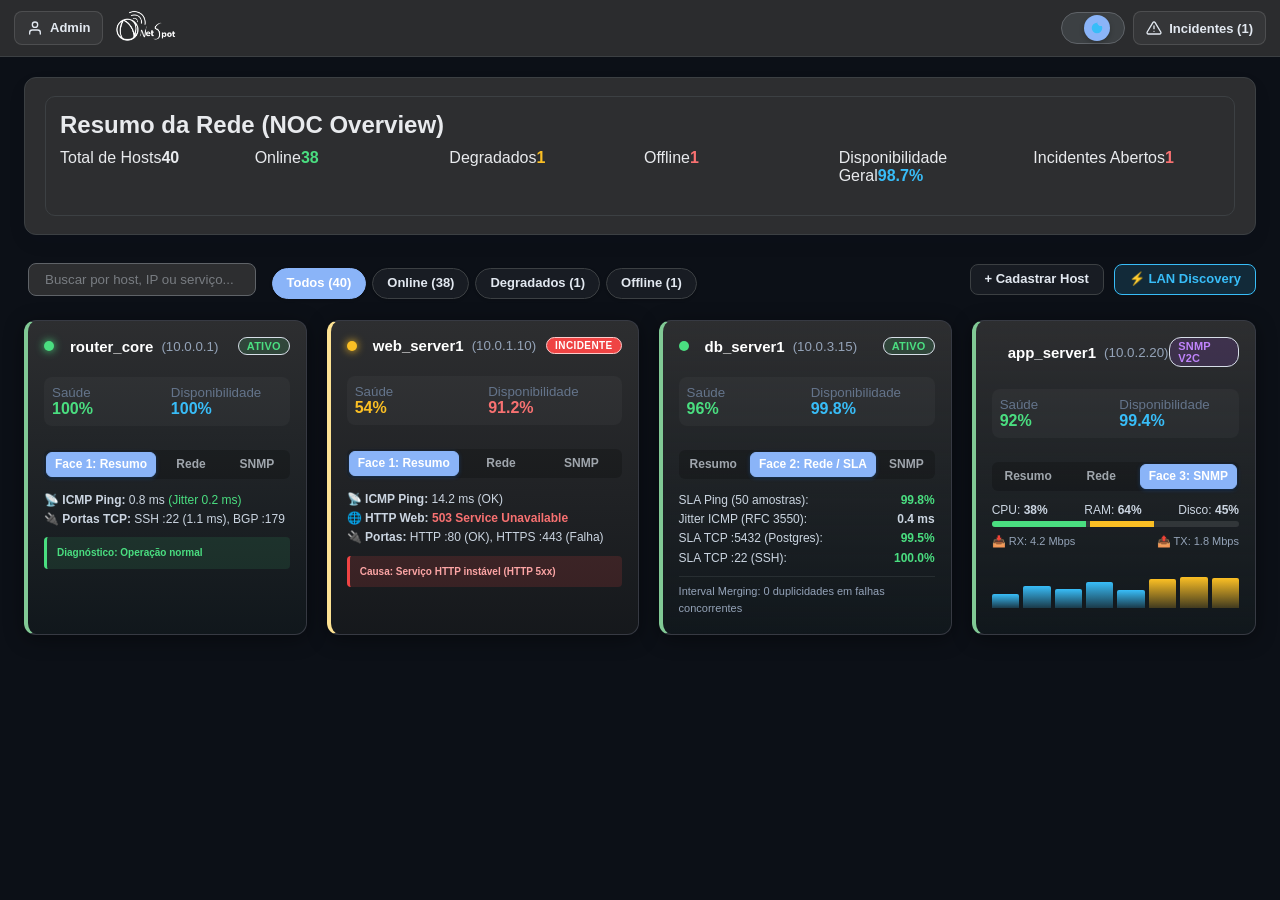
<file: scripts/capture_dashboard.html>
<!DOCTYPE html>
<html lang="pt-br" class="dark-theme">
<head>
    <meta charset="UTF-8">
    <meta name="viewport" content="width=device-width, initial-scale=1.0">
    <title>NetSpot - Dashboard</title>
    <link rel="stylesheet" href="../Frontend/css/style.css">
    <style>
        body { background: #0c1017; font-family: -apple-system, BlinkMacSystemFont, "Segoe UI", Roboto, sans-serif; margin: 0; padding: 0; }
        .chart-mock {
            width: 100%; height: 60px; display: flex; align-items: flex-end; gap: 4px; padding: 6px 0;
        }
        .chart-bar {
            flex: 1; background: linear-gradient(180deg, #38bdf8 0%, rgba(56, 189, 248, 0.2) 100%);
            border-radius: 2px 2px 0 0;
        }
        .chart-bar.ram {
            background: linear-gradient(180deg, #fbbf24 0%, rgba(251, 191, 36, 0.2) 100%);
        }
    </style>
</head>
<body>
<header class="app-topbar">
    <div class="app-topbar-inner">
        <button class="topbar-action-btn account-btn" type="button">
            <svg viewBox="0 0 24 24" width="16" height="16" fill="none" stroke="currentColor" stroke-width="2" stroke-linecap="round" stroke-linejoin="round">
                <path d="M20 21v-2a4 4 0 0 0-4-4H8a4 4 0 0 0-4 4v2"></path>
                <circle cx="12" cy="7" r="4"></circle>
            </svg>
            <span class="topbar-btn-text">Admin</span>
        </button>
        <div class="hero-copy app-topbar-title">
            <a href="#" class="app-logo-link">
                <img src="../Frontend/images/logo/Prancheta 2.png" alt="NetSpot" class="app-logo logo-dark" style="display:block; height:32px;">
            </a>
        </div>
        <div class="topbar-right-group">
            <button class="theme-switch-pill" type="button" title="Tema Escuro Ativo">
                <span class="theme-switch-thumb" style="transform: translateX(20px);">
                    <svg viewBox="0 0 24 24" width="14" height="14" fill="#38bdf8"><path d="M12 3a9 9 0 109 9 9.75 9.75 0 00-.67-3.4 6.78 6.78 0 01-7.93-7.93A9.75 9.75 0 0012 3z"/></svg>
                </span>
            </button>
            <a class="topbar-action-btn incidents-btn" href="#">
                <svg viewBox="0 0 24 24" width="16" height="16" fill="none" stroke="currentColor" stroke-width="2" stroke-linecap="round" stroke-linejoin="round">
                    <path d="M10.29 3.86L1.82 18a2 2 0 0 0 1.71 3h16.94a2 2 0 0 0 1.71-3L13.71 3.86a2 2 0 0 0-3.42 0z"></path>
                    <line x1="12" y1="9" x2="12" y2="13"></line>
                    <line x1="12" y1="17" x2="12.01" y2="17"></line>
                </svg>
                <span class="topbar-btn-text">Incidentes (1)</span>
            </a>
        </div>
    </div>
</header>

<main class="container app-content" style="max-width: 1600px; margin: 20px auto; padding: 0 24px;">
    <!-- Resumo da Rede / Overview KPIs -->
    <section class="panel-section" style="margin-bottom: 24px;">
        <article class="overview-card">
            <h2>Resumo da Rede (NOC Overview)</h2>
            <div class="summary-grid">
                <div class="summary-item"><span class="summary-label">Total de Hosts</span><strong class="summary-value">40</strong></div>
                <div class="summary-item"><span class="summary-label">Online</span><strong class="summary-value" style="color: #4ade80;">38</strong></div>
                <div class="summary-item"><span class="summary-label">Degradados</span><strong class="summary-value" style="color: #fbbf24;">1</strong></div>
                <div class="summary-item"><span class="summary-label">Offline</span><strong class="summary-value" style="color: #f87171;">1</strong></div>
                <div class="summary-item"><span class="summary-label">Disponibilidade Geral</span><strong class="summary-value" style="color: #38bdf8;">98.7%</strong></div>
                <div class="summary-item"><span class="summary-label">Incidentes Abertos</span><strong class="summary-value" style="color: #f87171; animation: pulse 2s infinite;">1</strong></div>
            </div>
        </article>
    </section>

    <!-- Controles de Filtro e Busca -->
    <div style="display: flex; justify-content: space-between; align-items: center; margin-bottom: 20px;">
        <div style="display: flex; gap: 12px; align-items: center;">
            <input type="text" placeholder="Buscar por host, IP ou serviço..." value="" style="background: rgba(255,255,255,0.06); border: 1px solid rgba(255,255,255,0.15); color: #fff; border-radius: 8px; padding: 8px 16px; width: 320px;">
            <div class="status-chips" style="display: flex; gap: 6px;">
                <button class="status-chip active" style="padding: 6px 14px; border-radius: 20px; font-size: 13px;">Todos (40)</button>
                <button class="status-chip" style="padding: 6px 14px; border-radius: 20px; font-size: 13px;">Online (38)</button>
                <button class="status-chip" style="padding: 6px 14px; border-radius: 20px; font-size: 13px;">Degradados (1)</button>
                <button class="status-chip" style="padding: 6px 14px; border-radius: 20px; font-size: 13px;">Offline (1)</button>
            </div>
        </div>
        <div style="display: flex; gap: 10px;">
            <button class="refresh-pill-btn" style="padding: 6px 14px; border-radius: 8px; font-size: 13px;">+ Cadastrar Host</button>
            <button class="refresh-pill-btn" style="padding: 6px 14px; border-radius: 8px; font-size: 13px; background: rgba(56, 189, 248, 0.15); color: #38bdf8; border: 1px solid #38bdf8;">⚡ LAN Discovery</button>
        </div>
    </div>

    <!-- Grid de Flip Cards 3D (4 Colunas com as 3 Faces em Destaque) -->
    <div id="hosts" style="display: grid; grid-template-columns: repeat(4, 1fr); gap: 20px;">

        <!-- Card 1: Face 1 (Resumo Operacional) - Router Core UP -->
        <article class="card card-state-up" style="background: rgba(20, 27, 41, 0.85); border: 1px solid rgba(74, 222, 128, 0.35); border-radius: 12px; padding: 16px;">
            <div class="host-card-header">
                <div class="host-top-line" style="display: flex; justify-content: space-between; align-items: center;">
                    <div class="host-title-wrap" style="display: flex; align-items: center; gap: 8px;">
                        <span class="status-indicator bg-success" style="width: 10px; height: 10px; border-radius: 50%; background: #4ade80; box-shadow: 0 0 8px #4ade80;"></span>
                        <strong style="color: #fff; font-size: 15px;">router_core</strong>
                        <small style="color: #94a3b8;">(10.0.0.1)</small>
                    </div>
                    <span class="host-monitor-flag" style="background: rgba(74, 222, 128, 0.15); color: #4ade80; font-size: 11px; padding: 2px 8px; border-radius: 12px;">ATIVO</span>
                </div>
                <div class="host-meta-grid" style="display: grid; grid-template-columns: repeat(2, 1fr); gap: 8px; margin: 12px 0; background: rgba(255,255,255,0.03); padding: 8px; border-radius: 8px;">
                    <div><small style="color:#64748b; display:block;">Saúde</small><strong style="color:#4ade80; font-size:16px;">100%</strong></div>
                    <div><small style="color:#64748b; display:block;">Disponibilidade</small><strong style="color:#38bdf8; font-size:16px;">100%</strong></div>
                </div>
            </div>
            <div class="face-nav" style="display: flex; gap: 4px; margin-bottom: 12px; background: rgba(0,0,0,0.2); padding: 2px; border-radius: 6px;">
                <button class="face-pill active" style="flex:1; background:#38bdf8; color:#0f172a; border:none; border-radius:4px; font-size:11px; font-weight:bold; padding:4px;">Face 1: Resumo</button>
                <button class="face-pill" style="flex:1; background:transparent; color:#94a3b8; border:none; font-size:11px; padding:4px;">Rede</button>
                <button class="face-pill" style="flex:1; background:transparent; color:#94a3b8; border:none; font-size:11px; padding:4px;">SNMP</button>
            </div>
            <div style="font-size: 12px; color: #cbd5e1; line-height: 1.6;">
                <div>📡 <strong>ICMP Ping:</strong> 0.8 ms <span style="color:#4ade80;">(Jitter 0.2 ms)</span></div>
                <div>🔌 <strong>Portas TCP:</strong> SSH :22 (1.1 ms), BGP :179</div>
                <div style="margin-top: 8px; padding: 6px 10px; background: rgba(74, 222, 128, 0.1); border-left: 3px solid #4ade80; border-radius: 4px;">
                    <small style="color:#4ade80; font-weight:600;">Diagnóstico: Operação normal</small>
                </div>
            </div>
        </article>

        <!-- Card 2: Face 1 (Incidente Aberto) - Web Server DEGRADED -->
        <article class="card card-state-degraded" style="background: rgba(20, 27, 41, 0.85); border: 1px solid rgba(251, 191, 36, 0.5); border-radius: 12px; padding: 16px;">
            <div class="host-card-header">
                <div class="host-top-line" style="display: flex; justify-content: space-between; align-items: center;">
                    <div class="host-title-wrap" style="display: flex; align-items: center; gap: 8px;">
                        <span class="status-indicator bg-warning" style="width: 10px; height: 10px; border-radius: 50%; background: #fbbf24; box-shadow: 0 0 8px #fbbf24;"></span>
                        <strong style="color: #fff; font-size: 15px;">web_server1</strong>
                        <small style="color: #94a3b8;">(10.0.1.10)</small>
                    </div>
                    <span class="incident-badge" style="background: #ef4444; color: #fff; font-size: 10px; font-weight: bold; padding: 2px 8px; border-radius: 12px;">INCIDENTE</span>
                </div>
                <div class="host-meta-grid" style="display: grid; grid-template-columns: repeat(2, 1fr); gap: 8px; margin: 12px 0; background: rgba(255,255,255,0.03); padding: 8px; border-radius: 8px;">
                    <div><small style="color:#64748b; display:block;">Saúde</small><strong style="color:#fbbf24; font-size:16px;">54%</strong></div>
                    <div><small style="color:#64748b; display:block;">Disponibilidade</small><strong style="color:#f87171; font-size:16px;">91.2%</strong></div>
                </div>
            </div>
            <div class="face-nav" style="display: flex; gap: 4px; margin-bottom: 12px; background: rgba(0,0,0,0.2); padding: 2px; border-radius: 6px;">
                <button class="face-pill active" style="flex:1; background:#fbbf24; color:#0f172a; border:none; border-radius:4px; font-size:11px; font-weight:bold; padding:4px;">Face 1: Resumo</button>
                <button class="face-pill" style="flex:1; background:transparent; color:#94a3b8; border:none; font-size:11px; padding:4px;">Rede</button>
                <button class="face-pill" style="flex:1; background:transparent; color:#94a3b8; border:none; font-size:11px; padding:4px;">SNMP</button>
            </div>
            <div style="font-size: 12px; color: #cbd5e1; line-height: 1.6;">
                <div>📡 <strong>ICMP Ping:</strong> 14.2 ms <span style="color:#cbd5e1;">(OK)</span></div>
                <div>🌐 <strong>HTTP Web:</strong> <span style="color:#f87171; font-weight:bold;">503 Service Unavailable</span></div>
                <div>🔌 <strong>Portas:</strong> HTTP :80 (OK), HTTPS :443 (Falha)</div>
                <div style="margin-top: 8px; padding: 6px 10px; background: rgba(239, 68, 68, 0.15); border-left: 3px solid #ef4444; border-radius: 4px;">
                    <small style="color:#fca5a5; font-weight:600;">Causa: Serviço HTTP instável (HTTP 5xx)</small>
                </div>
            </div>
        </article>

        <!-- Card 3: Face 2 (Métricas de Rede e SLA) - DB Server -->
        <article class="card card-state-up" style="background: rgba(20, 27, 41, 0.85); border: 1px solid rgba(56, 189, 248, 0.4); border-radius: 12px; padding: 16px;">
            <div class="host-card-header">
                <div class="host-top-line" style="display: flex; justify-content: space-between; align-items: center;">
                    <div class="host-title-wrap" style="display: flex; align-items: center; gap: 8px;">
                        <span class="status-indicator bg-success" style="width: 10px; height: 10px; border-radius: 50%; background: #4ade80;"></span>
                        <strong style="color: #fff; font-size: 15px;">db_server1</strong>
                        <small style="color: #94a3b8;">(10.0.3.15)</small>
                    </div>
                    <span class="host-monitor-flag" style="background: rgba(74, 222, 128, 0.15); color: #4ade80; font-size: 11px; padding: 2px 8px; border-radius: 12px;">ATIVO</span>
                </div>
                <div class="host-meta-grid" style="display: grid; grid-template-columns: repeat(2, 1fr); gap: 8px; margin: 12px 0; background: rgba(255,255,255,0.03); padding: 8px; border-radius: 8px;">
                    <div><small style="color:#64748b; display:block;">Saúde</small><strong style="color:#4ade80; font-size:16px;">96%</strong></div>
                    <div><small style="color:#64748b; display:block;">Disponibilidade</small><strong style="color:#38bdf8; font-size:16px;">99.8%</strong></div>
                </div>
            </div>
            <div class="face-nav" style="display: flex; gap: 4px; margin-bottom: 12px; background: rgba(0,0,0,0.2); padding: 2px; border-radius: 6px;">
                <button class="face-pill" style="flex:1; background:transparent; color:#94a3b8; border:none; font-size:11px; padding:4px;">Resumo</button>
                <button class="face-pill active" style="flex:1; background:#38bdf8; color:#0f172a; border:none; border-radius:4px; font-size:11px; font-weight:bold; padding:4px;">Face 2: Rede / SLA</button>
                <button class="face-pill" style="flex:1; background:transparent; color:#94a3b8; border:none; font-size:11px; padding:4px;">SNMP</button>
            </div>
            <div style="font-size: 12px; color: #cbd5e1; line-height: 1.6;">
                <div style="display:flex; justify-content:space-between;"><span>SLA Ping (50 amostras):</span><strong style="color:#4ade80;">99.8%</strong></div>
                <div style="display:flex; justify-content:space-between;"><span>Jitter ICMP (RFC 3550):</span><strong>0.4 ms</strong></div>
                <div style="display:flex; justify-content:space-between;"><span>SLA TCP :5432 (Postgres):</span><strong style="color:#4ade80;">99.5%</strong></div>
                <div style="display:flex; justify-content:space-between;"><span>SLA TCP :22 (SSH):</span><strong style="color:#4ade80;">100.0%</strong></div>
                <div style="margin-top: 8px; font-size: 11px; color: #94a3b8; border-top: 1px solid rgba(255,255,255,0.08); padding-top: 6px;">
                    Interval Merging: 0 duplicidades em falhas concorrentes
                </div>
            </div>
        </article>

        <!-- Card 4: Face 3 (Hardware SNMP e Telemetria) - App Server -->
        <article class="card card-state-up" style="background: rgba(20, 27, 41, 0.85); border: 1px solid rgba(168, 85, 247, 0.4); border-radius: 12px; padding: 16px;">
            <div class="host-card-header">
                <div class="host-top-line" style="display: flex; justify-content: space-between; align-items: center;">
                    <div class="host-title-wrap" style="display: flex; align-items: center; gap: 8px;">
                        <span class="status-indicator bg-success" style="width: 10px; height: 10px; border-radius: 50%; background: #4ade80;"></span>
                        <strong style="color: #fff; font-size: 15px;">app_server1</strong>
                        <small style="color: #94a3b8;">(10.0.2.20)</small>
                    </div>
                    <span class="host-monitor-flag" style="background: rgba(168, 85, 247, 0.15); color: #c084fc; font-size: 11px; padding: 2px 8px; border-radius: 12px;">SNMP v2c</span>
                </div>
                <div class="host-meta-grid" style="display: grid; grid-template-columns: repeat(2, 1fr); gap: 8px; margin: 12px 0; background: rgba(255,255,255,0.03); padding: 8px; border-radius: 8px;">
                    <div><small style="color:#64748b; display:block;">Saúde</small><strong style="color:#4ade80; font-size:16px;">92%</strong></div>
                    <div><small style="color:#64748b; display:block;">Disponibilidade</small><strong style="color:#38bdf8; font-size:16px;">99.4%</strong></div>
                </div>
            </div>
            <div class="face-nav" style="display: flex; gap: 4px; margin-bottom: 12px; background: rgba(0,0,0,0.2); padding: 2px; border-radius: 6px;">
                <button class="face-pill" style="flex:1; background:transparent; color:#94a3b8; border:none; font-size:11px; padding:4px;">Resumo</button>
                <button class="face-pill" style="flex:1; background:transparent; color:#94a3b8; border:none; font-size:11px; padding:4px;">Rede</button>
                <button class="face-pill active" style="flex:1; background:#a855f7; color:#fff; border:none; border-radius:4px; font-size:11px; font-weight:bold; padding:4px;">Face 3: SNMP</button>
            </div>
            <div style="font-size: 12px; color: #cbd5e1;">
                <div style="display:flex; justify-content:space-between; margin-bottom:4px;">
                    <span>CPU: <strong>38%</strong></span>
                    <span>RAM: <strong>64%</strong></span>
                    <span>Disco: <strong>45%</strong></span>
                </div>
                <div style="display:flex; gap: 4px; height: 6px; background:rgba(255,255,255,0.1); border-radius:3px; overflow:hidden; margin-bottom:8px;">
                    <div style="width: 38%; background: #4ade80;"></div>
                    <div style="width: 26%; background: #fbbf24;"></div>
                </div>
                <div style="display:flex; justify-content:space-between; font-size:11px; color:#94a3b8; margin-bottom:6px;">
                    <span>📥 RX: 4.2 Mbps</span>
                    <span>📤 TX: 1.8 Mbps</span>
                </div>
                <!-- Gráfico histórico simulado -->
                <div class="chart-mock">
                    <div class="chart-bar" style="height: 30%;"></div>
                    <div class="chart-bar" style="height: 45%;"></div>
                    <div class="chart-bar" style="height: 40%;"></div>
                    <div class="chart-bar" style="height: 55%;"></div>
                    <div class="chart-bar" style="height: 38%;"></div>
                    <div class="chart-bar ram" style="height: 60%;"></div>
                    <div class="chart-bar ram" style="height: 64%;"></div>
                    <div class="chart-bar ram" style="height: 62%;"></div>
                </div>
            </div>
        </article>

    </div>
</main>
</body>
</html>
</file>
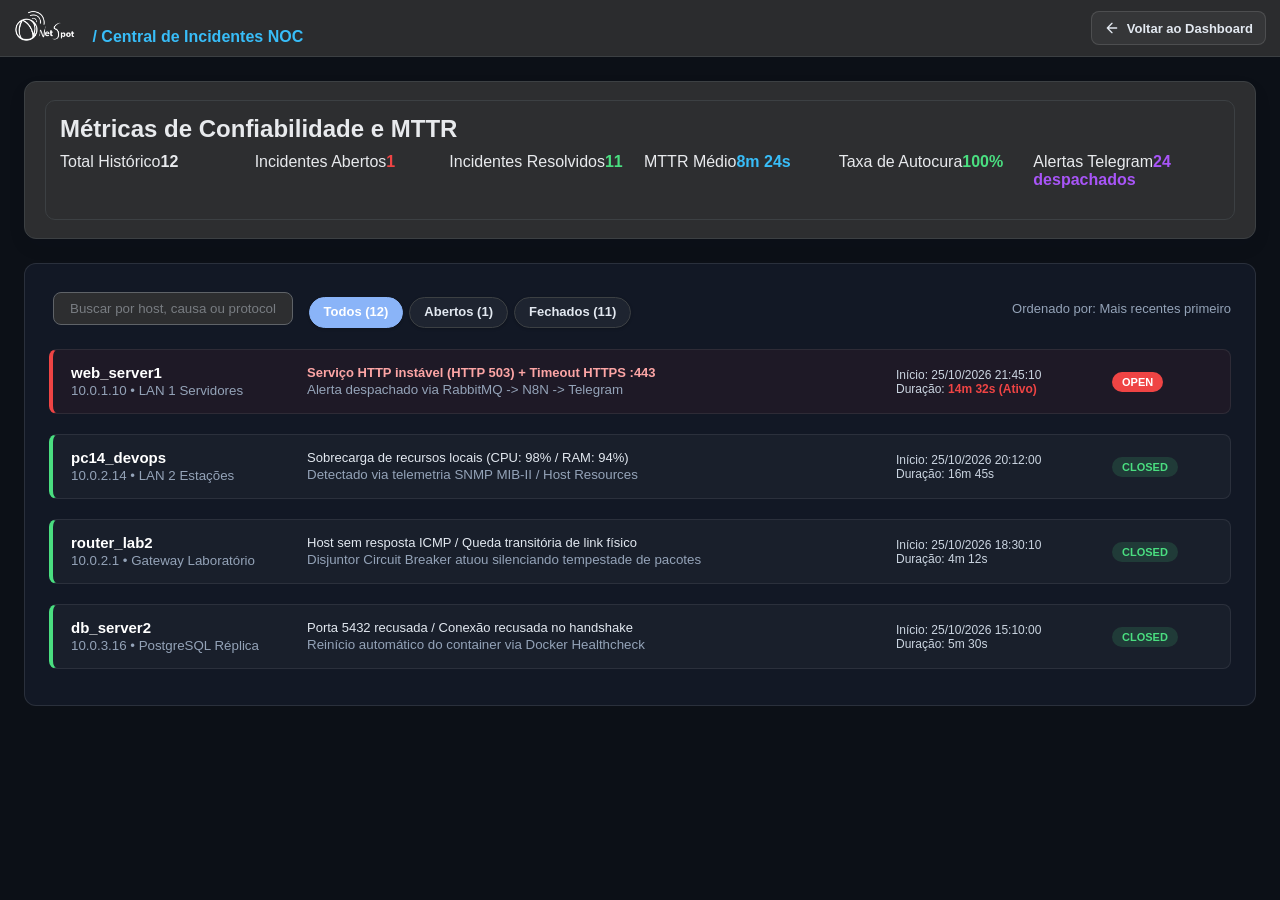
<file: scripts/capture_incidents.html>
<!DOCTYPE html>
<html lang="pt-br" class="dark-theme">
<head>
    <meta charset="UTF-8">
    <meta name="viewport" content="width=device-width, initial-scale=1.0">
    <title>NetSpot - Incidentes</title>
    <link rel="stylesheet" href="../Frontend/css/style.css">
    <style>
        body { background: #0c1017; font-family: -apple-system, BlinkMacSystemFont, "Segoe UI", Roboto, sans-serif; margin: 0; padding: 0; }
        .incident-card-custom {
            background: rgba(20, 27, 41, 0.85); border: 1px solid rgba(255,255,255,0.1); border-radius: 12px; padding: 24px;
        }
        .incident-item {
            background: rgba(255, 255, 255, 0.03); border: 1px solid rgba(255,255,255,0.08); border-radius: 8px; padding: 14px 18px; margin-bottom: 12px;
            display: grid; grid-template-columns: 220px 1fr 200px 100px; align-items: center; gap: 16px;
        }
        .incident-item.open {
            border-left: 4px solid #ef4444; background: rgba(239, 68, 68, 0.05);
        }
        .incident-item.closed {
            border-left: 4px solid #4ade80;
        }
    </style>
</head>
<body>
<header class="app-topbar">
    <div class="app-topbar-inner">
        <div class="hero-copy app-topbar-title">
            <a href="#" class="app-logo-link">
                <img src="../Frontend/images/logo/Prancheta 2.png" alt="NetSpot" class="app-logo logo-dark" style="display:block; height:32px;">
            </a>
            <span class="page-subtitle" style="color: #38bdf8; font-weight: 600; margin-left: 12px;">/ Central de Incidentes NOC</span>
        </div>
        <div class="topbar-right-group">
            <a class="topbar-action-btn" href="#" style="text-decoration:none;">
                <svg viewBox="0 0 24 24" width="16" height="16" fill="none" stroke="currentColor" stroke-width="2" stroke-linecap="round" stroke-linejoin="round">
                    <path d="M19 12H5M12 19l-7-7 7-7"/>
                </svg>
                <span class="topbar-btn-text">Voltar ao Dashboard</span>
            </a>
        </div>
    </div>
</header>

<main class="container app-content" style="max-width: 1600px; margin: 24px auto; padding: 0 24px;">
    <!-- Resumo dos Incidentes -->
    <section class="panel-section" style="margin-bottom: 24px;">
        <article class="overview-card">
            <h2>Métricas de Confiabilidade e MTTR</h2>
            <div class="summary-grid">
                <div class="summary-item"><span class="summary-label">Total Histórico</span><strong class="summary-value">12</strong></div>
                <div class="summary-item"><span class="summary-label">Incidentes Abertos</span><strong class="summary-value" style="color: #ef4444;">1</strong></div>
                <div class="summary-item"><span class="summary-label">Incidentes Resolvidos</span><strong class="summary-value" style="color: #4ade80;">11</strong></div>
                <div class="summary-item"><span class="summary-label">MTTR Médio</span><strong class="summary-value" style="color: #38bdf8;">8m 24s</strong></div>
                <div class="summary-item"><span class="summary-label">Taxa de Autocura</span><strong class="summary-value" style="color: #4ade80;">100%</strong></div>
                <div class="summary-item"><span class="summary-label">Alertas Telegram</span><strong class="summary-value" style="color: #a855f7;">24 despachados</strong></div>
            </div>
        </article>
    </section>

    <!-- Toolbar e Filtros -->
    <article class="incident-card-custom">
        <div style="display: flex; justify-content: space-between; align-items: center; margin-bottom: 20px;">
            <div style="display: flex; gap: 12px; align-items: center;">
                <input type="text" placeholder="Buscar por host, causa ou protocolo..." style="background: rgba(255,255,255,0.06); border: 1px solid rgba(255,255,255,0.15); color: #fff; border-radius: 8px; padding: 8px 16px; width: 360px;">
                <div class="status-chips" style="display: flex; gap: 6px;">
                    <button class="status-chip active" style="padding: 6px 14px; border-radius: 20px; font-size: 13px;">Todos (12)</button>
                    <button class="status-chip chip-open" style="padding: 6px 14px; border-radius: 20px; font-size: 13px; color: #ef4444;">Abertos (1)</button>
                    <button class="status-chip chip-closed" style="padding: 6px 14px; border-radius: 20px; font-size: 13px; color: #4ade80;">Fechados (11)</button>
                </div>
            </div>
            <span style="font-size: 13px; color: #94a3b8;">Ordenado por: Mais recentes primeiro</span>
        </div>

        <!-- Lista de Incidentes -->
        <div class="incidents-list">

            <!-- Incidente 1: ABERTO -->
            <div class="incident-item open">
                <div>
                    <strong style="color: #fff; font-size: 15px; display: block;">web_server1</strong>
                    <small style="color: #94a3b8;">10.0.1.10 • LAN 1 Servidores</small>
                </div>
                <div>
                    <div style="color: #fca5a5; font-weight: 600; font-size: 13px;">Serviço HTTP instável (HTTP 503) + Timeout HTTPS :443</div>
                    <small style="color: #94a3b8;">Alerta despachado via RabbitMQ -> N8N -> Telegram</small>
                </div>
                <div style="font-size: 12px; color: #cbd5e1;">
                    <div>Início: 25/10/2026 21:45:10</div>
                    <div>Duração: <strong style="color: #ef4444;">14m 32s (Ativo)</strong></div>
                </div>
                <div>
                    <span style="background: #ef4444; color: #fff; font-size: 11px; font-weight: bold; padding: 4px 10px; border-radius: 12px; display: inline-block;">OPEN</span>
                </div>
            </div>

            <!-- Incidente 2: FECHADO -->
            <div class="incident-item closed">
                <div>
                    <strong style="color: #fff; font-size: 15px; display: block;">pc14_devops</strong>
                    <small style="color: #94a3b8;">10.0.2.14 • LAN 2 Estações</small>
                </div>
                <div>
                    <div style="color: #e2e8f0; font-weight: 500; font-size: 13px;">Sobrecarga de recursos locais (CPU: 98% / RAM: 94%)</div>
                    <small style="color: #94a3b8;">Detectado via telemetria SNMP MIB-II / Host Resources</small>
                </div>
                <div style="font-size: 12px; color: #cbd5e1;">
                    <div>Início: 25/10/2026 20:12:00</div>
                    <div>Duração: 16m 45s</div>
                </div>
                <div>
                    <span style="background: rgba(74, 222, 128, 0.15); color: #4ade80; font-size: 11px; font-weight: bold; padding: 4px 10px; border-radius: 12px; display: inline-block;">CLOSED</span>
                </div>
            </div>

            <!-- Incidente 3: FECHADO -->
            <div class="incident-item closed">
                <div>
                    <strong style="color: #fff; font-size: 15px; display: block;">router_lab2</strong>
                    <small style="color: #94a3b8;">10.0.2.1 • Gateway Laboratório</small>
                </div>
                <div>
                    <div style="color: #e2e8f0; font-weight: 500; font-size: 13px;">Host sem resposta ICMP / Queda transitória de link físico</div>
                    <small style="color: #94a3b8;">Disjuntor Circuit Breaker atuou silenciando tempestade de pacotes</small>
                </div>
                <div style="font-size: 12px; color: #cbd5e1;">
                    <div>Início: 25/10/2026 18:30:10</div>
                    <div>Duração: 4m 12s</div>
                </div>
                <div>
                    <span style="background: rgba(74, 222, 128, 0.15); color: #4ade80; font-size: 11px; font-weight: bold; padding: 4px 10px; border-radius: 12px; display: inline-block;">CLOSED</span>
                </div>
            </div>

            <!-- Incidente 4: FECHADO -->
            <div class="incident-item closed">
                <div>
                    <strong style="color: #fff; font-size: 15px; display: block;">db_server2</strong>
                    <small style="color: #94a3b8;">10.0.3.16 • PostgreSQL Réplica</small>
                </div>
                <div>
                    <div style="color: #e2e8f0; font-weight: 500; font-size: 13px;">Porta 5432 recusada / Conexão recusada no handshake</div>
                    <small style="color: #94a3b8;">Reinício automático do container via Docker Healthcheck</small>
                </div>
                <div style="font-size: 12px; color: #cbd5e1;">
                    <div>Início: 25/10/2026 15:10:00</div>
                    <div>Duração: 5m 30s</div>
                </div>
                <div>
                    <span style="background: rgba(74, 222, 128, 0.15); color: #4ade80; font-size: 11px; font-weight: bold; padding: 4px 10px; border-radius: 12px; display: inline-block;">CLOSED</span>
                </div>
            </div>

        </div>
    </article>
</main>
</body>
</html>
</file>
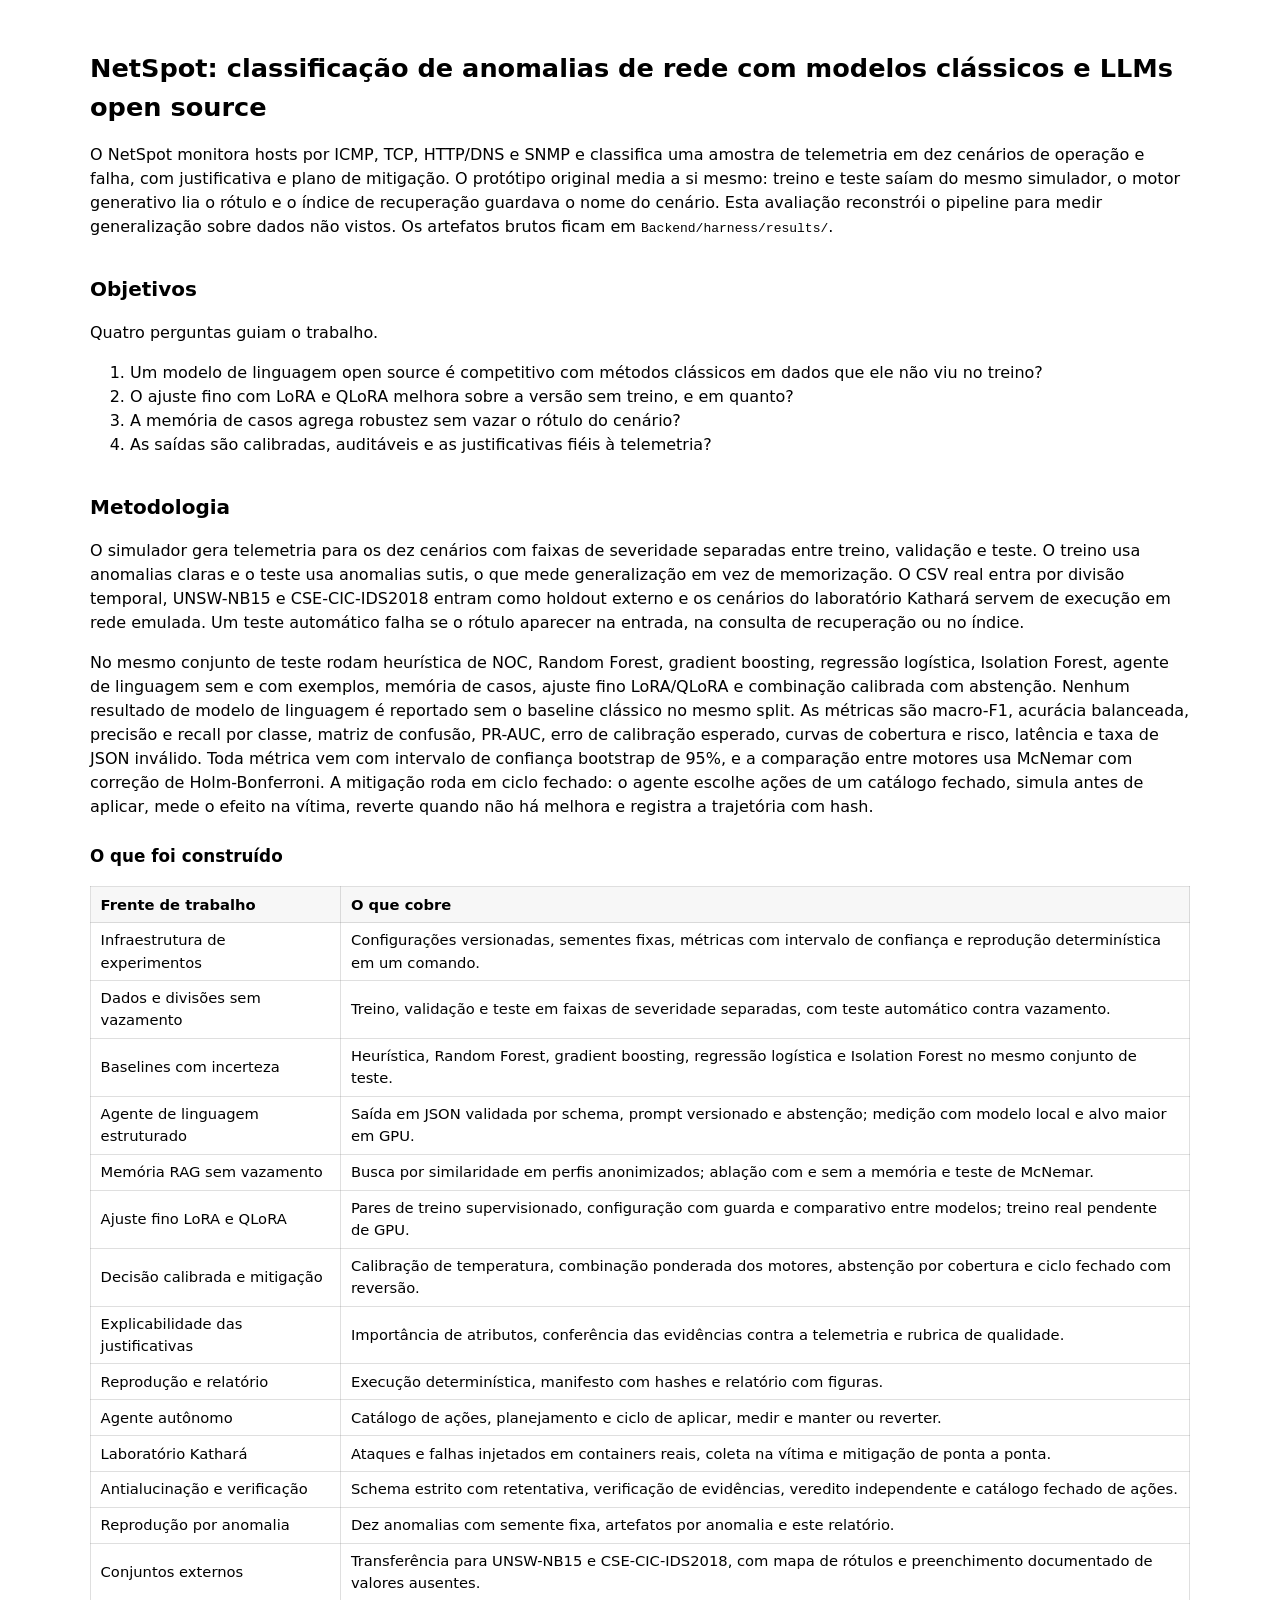
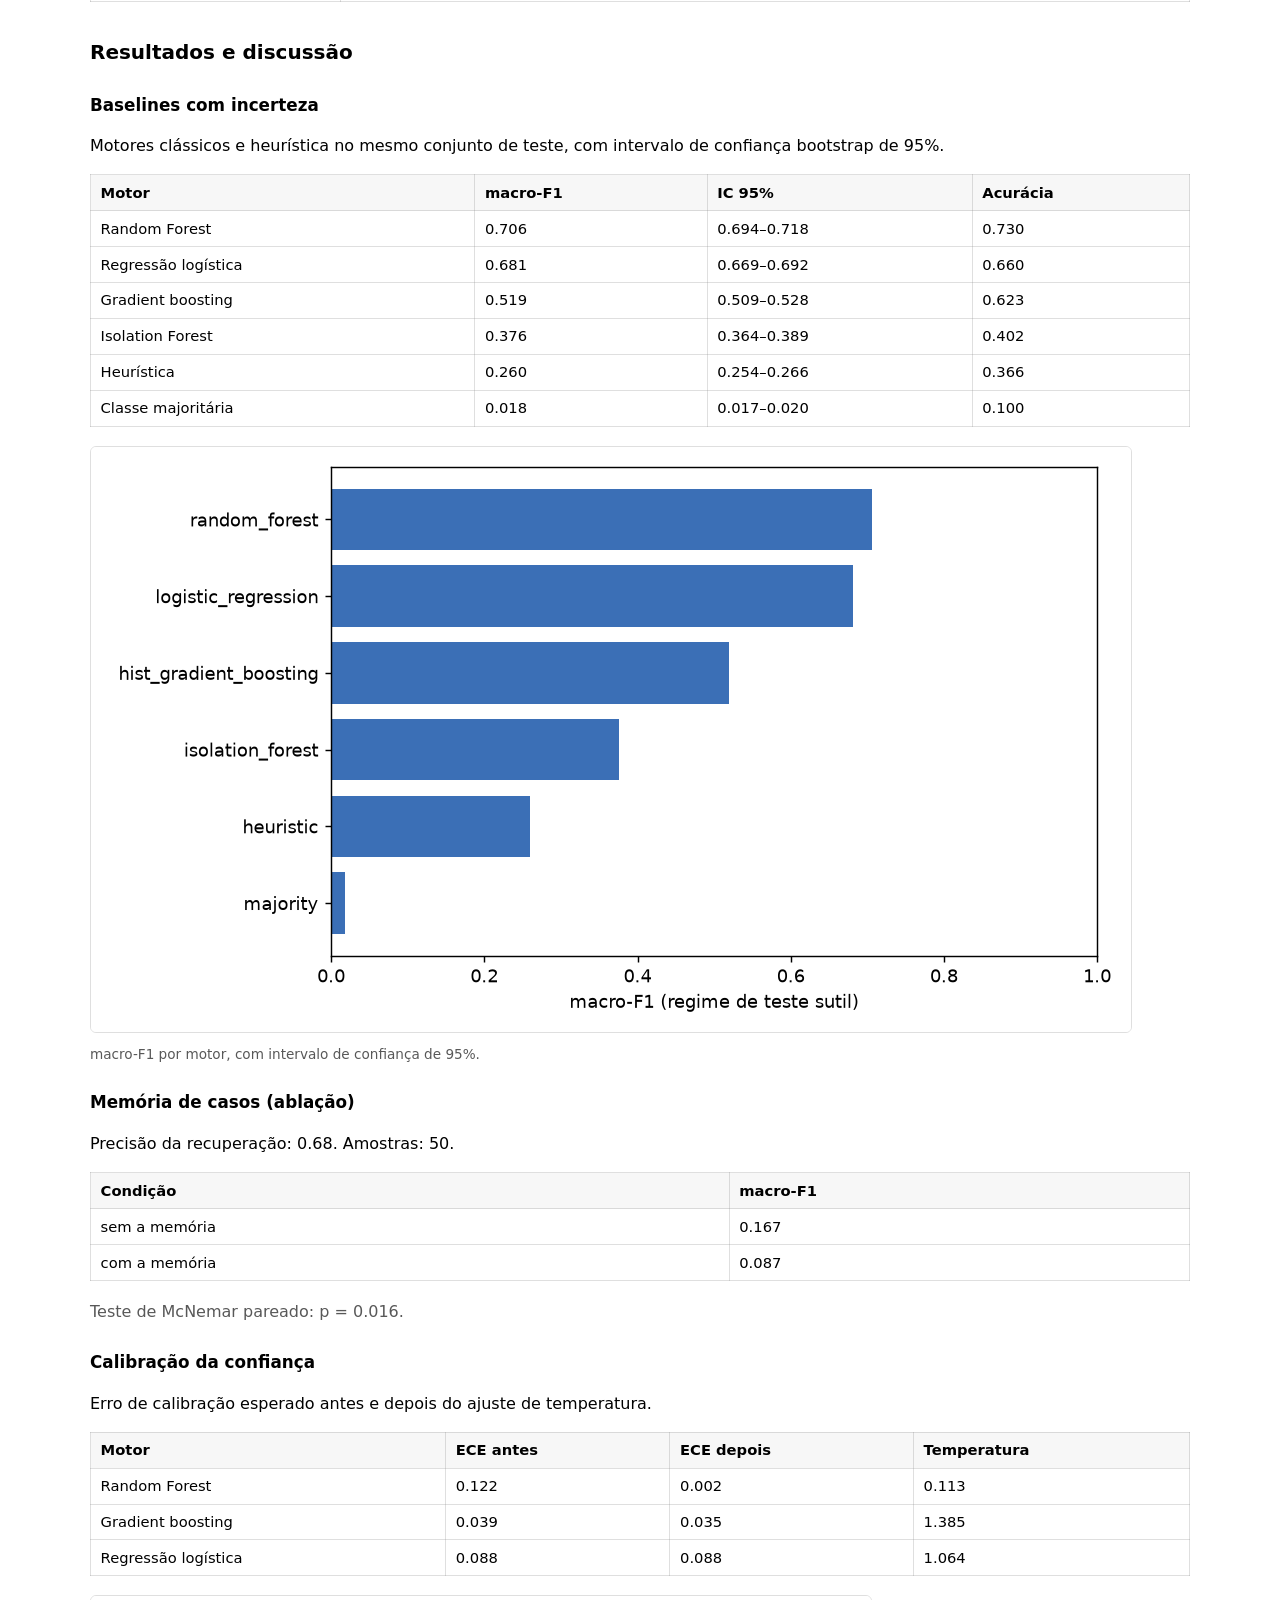
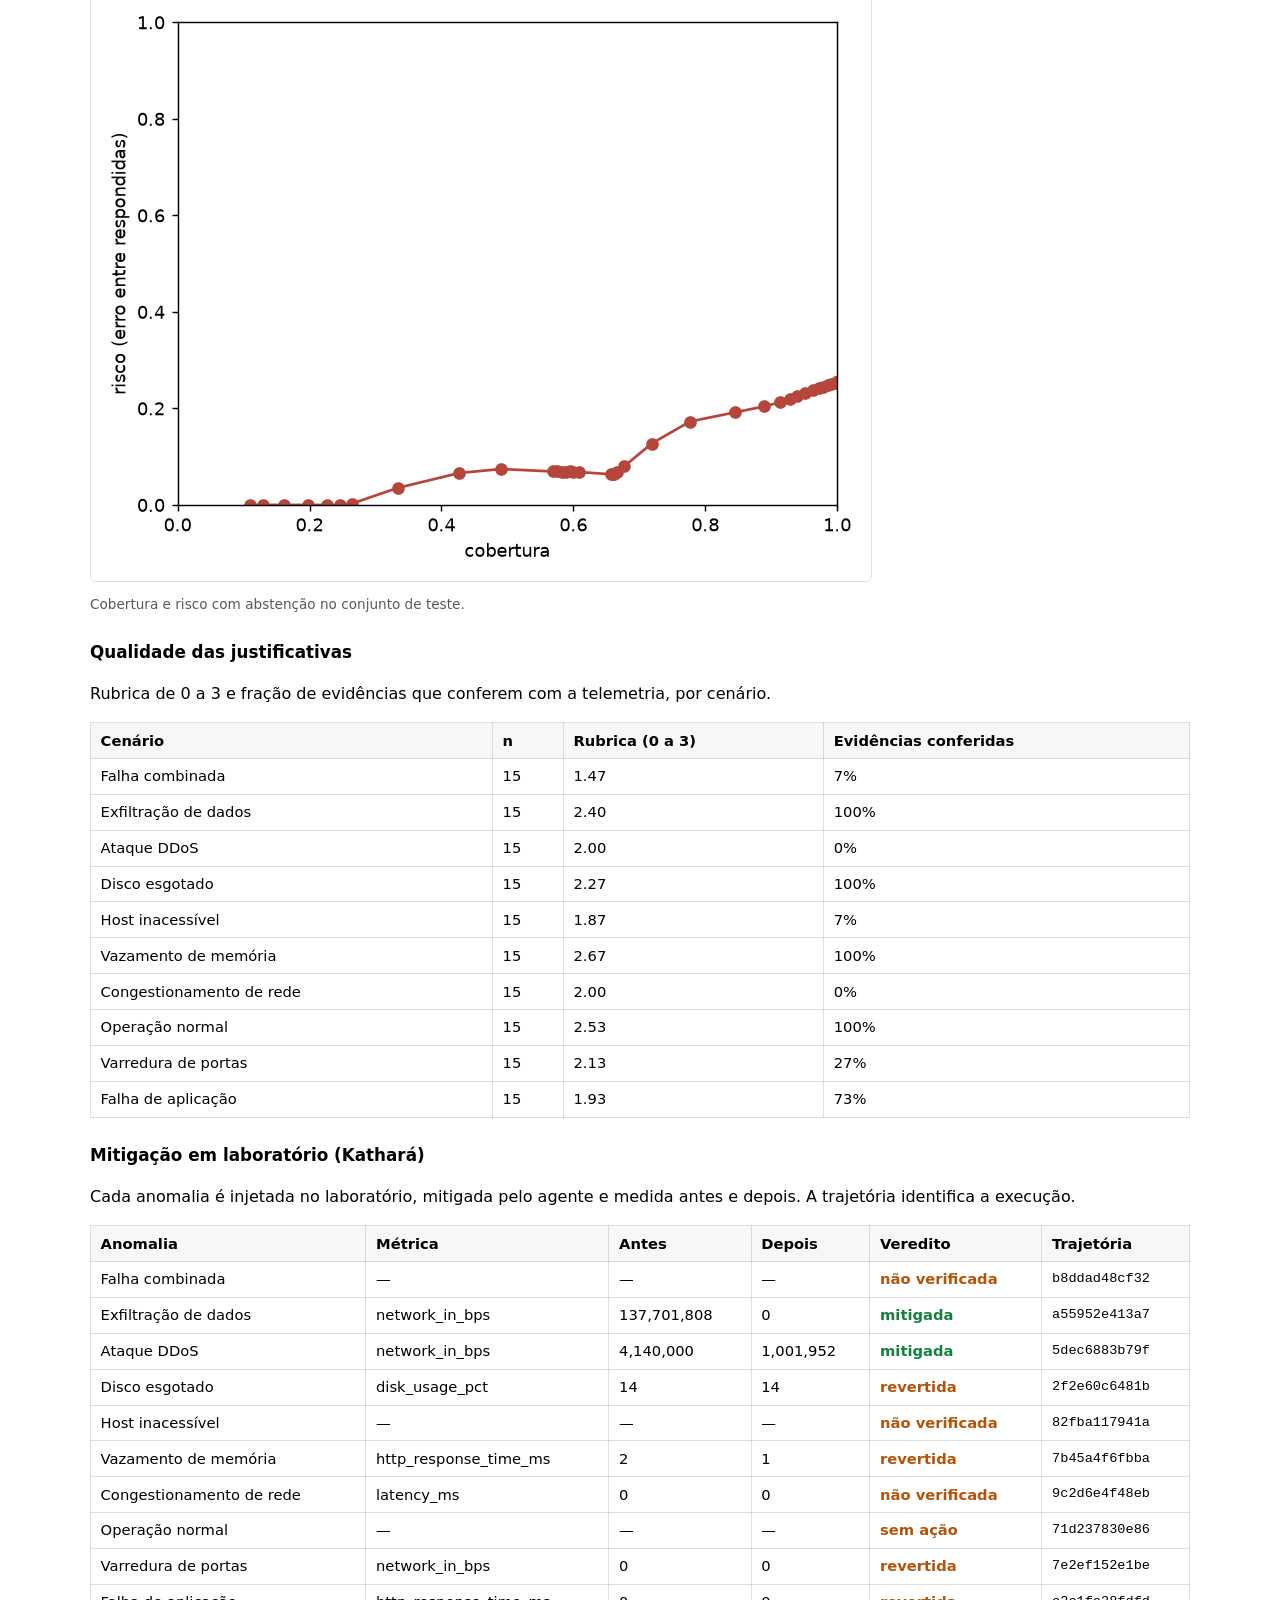
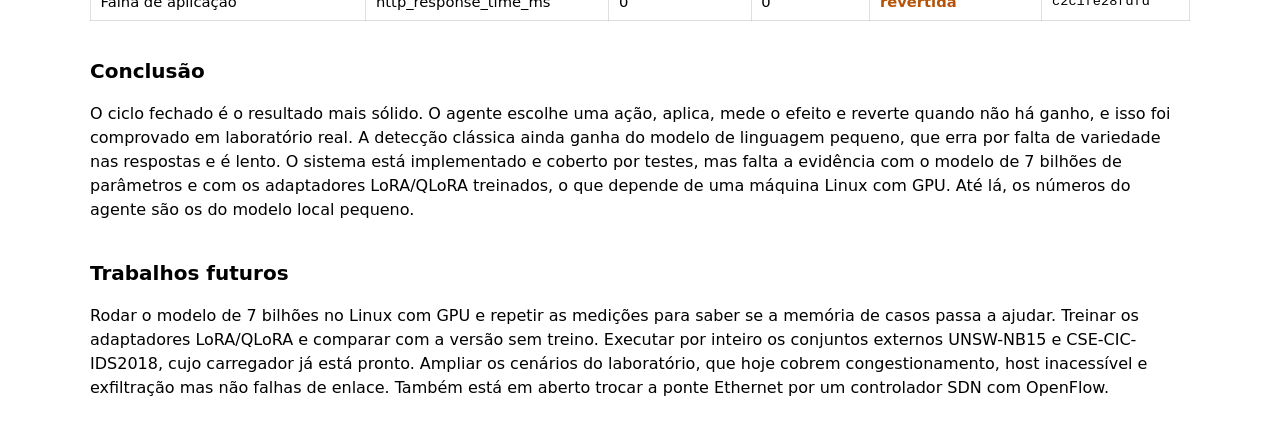
<file: Backend/harness/results/report.html>
<!doctype html>
<html lang="pt-BR"><head><meta charset="utf-8">
<meta name="viewport" content="width=device-width, initial-scale=1">
<title>NetSpot: classificação de anomalias de rede com modelos clássicos e LLMs open source</title>
<style>
:root { color-scheme: light dark; }
body { font-family: -apple-system, system-ui, sans-serif; margin: 0; padding: 2rem;
       line-height: 1.5; max-width: 1100px; margin-inline: auto; }
h1 { font-size: 1.6rem; } h2 { margin-top: 2.2rem; font-size: 1.25rem; }
h3 { margin-top: 1.6rem; font-size: 1.05rem; }
table { border-collapse: collapse; width: 100%; margin: .6rem 0 1.2rem; font-size: .92rem; }
th, td { border: 1px solid #8884; padding: .4rem .6rem; text-align: left; }
th { background: #8881; }
.muted { opacity: .65; } .mono { font-family: ui-monospace, monospace; font-size: .85rem; }
.figure { margin: 1rem 0 1.4rem; }
.figure img { max-width: 100%; height: auto; border: 1px solid #8884; border-radius: 6px; }
.figure figcaption { font-size: .85rem; opacity: .65; margin-top: .3rem; }
.ok { color: #15803d; font-weight: 600; } .warn { color: #b45309; font-weight: 600; }
</style></head><body>
<h1>NetSpot: classificação de anomalias de rede com modelos clássicos e LLMs open source</h1>
<p>O NetSpot monitora hosts por ICMP, TCP, HTTP/DNS e SNMP e classifica uma amostra
de telemetria em dez cenários de operação e falha, com justificativa e plano de
mitigação. O protótipo original media a si mesmo: treino e teste saíam do mesmo
simulador, o motor generativo lia o rótulo e o índice de recuperação guardava o
nome do cenário. Esta avaliação reconstrói o pipeline para medir generalização
sobre dados não vistos. Os artefatos brutos ficam em
<code>Backend/harness/results/</code>.</p>

<h2>Objetivos</h2>
<p>Quatro perguntas guiam o trabalho.</p>
<ol><li>Um modelo de linguagem open source é competitivo com métodos clássicos em dados que ele não viu no treino?</li><li>O ajuste fino com LoRA e QLoRA melhora sobre a versão sem treino, e em quanto?</li><li>A memória de casos agrega robustez sem vazar o rótulo do cenário?</li><li>As saídas são calibradas, auditáveis e as justificativas fiéis à telemetria?</li></ol>

<h2>Metodologia</h2>
<p>O simulador gera telemetria para os dez cenários com faixas de severidade
separadas entre treino, validação e teste. O treino usa anomalias claras e o
teste usa anomalias sutis, o que mede generalização em vez de memorização. O CSV
real entra por divisão temporal, UNSW-NB15 e CSE-CIC-IDS2018 entram como holdout
externo e os cenários do laboratório Kathará servem de execução em rede emulada.
Um teste automático falha se o rótulo aparecer na entrada, na consulta de
recuperação ou no índice.</p>
<p>No mesmo conjunto de teste rodam heurística de NOC, Random Forest, gradient
boosting, regressão logística, Isolation Forest, agente de linguagem sem e com
exemplos, memória de casos, ajuste fino LoRA/QLoRA e combinação calibrada com
abstenção. Nenhum resultado de modelo de linguagem é reportado sem o baseline
clássico no mesmo split. As métricas são macro-F1, acurácia balanceada, precisão e
recall por classe, matriz de confusão, PR-AUC, erro de calibração esperado, curvas
de cobertura e risco, latência e taxa de JSON inválido. Toda métrica vem com
intervalo de confiança bootstrap de 95%, e a comparação entre motores usa McNemar
com correção de Holm-Bonferroni. A mitigação roda em ciclo fechado: o agente
escolhe ações de um catálogo fechado, simula antes de aplicar, mede o efeito na
vítima, reverte quando não há melhora e registra a trajetória com hash.</p>

<h3>O que foi construído</h3>
<table><thead><tr><th>Frente de trabalho</th><th>O que cobre</th></tr></thead><tbody><tr><td>Infraestrutura de experimentos</td><td>Configurações versionadas, sementes fixas, métricas com intervalo de confiança e reprodução determinística em um comando.</td></tr><tr><td>Dados e divisões sem vazamento</td><td>Treino, validação e teste em faixas de severidade separadas, com teste automático contra vazamento.</td></tr><tr><td>Baselines com incerteza</td><td>Heurística, Random Forest, gradient boosting, regressão logística e Isolation Forest no mesmo conjunto de teste.</td></tr><tr><td>Agente de linguagem estruturado</td><td>Saída em JSON validada por schema, prompt versionado e abstenção; medição com modelo local e alvo maior em GPU.</td></tr><tr><td>Memória RAG sem vazamento</td><td>Busca por similaridade em perfis anonimizados; ablação com e sem a memória e teste de McNemar.</td></tr><tr><td>Ajuste fino LoRA e QLoRA</td><td>Pares de treino supervisionado, configuração com guarda e comparativo entre modelos; treino real pendente de GPU.</td></tr><tr><td>Decisão calibrada e mitigação</td><td>Calibração de temperatura, combinação ponderada dos motores, abstenção por cobertura e ciclo fechado com reversão.</td></tr><tr><td>Explicabilidade das justificativas</td><td>Importância de atributos, conferência das evidências contra a telemetria e rubrica de qualidade.</td></tr><tr><td>Reprodução e relatório</td><td>Execução determinística, manifesto com hashes e relatório com figuras.</td></tr><tr><td>Agente autônomo</td><td>Catálogo de ações, planejamento e ciclo de aplicar, medir e manter ou reverter.</td></tr><tr><td>Laboratório Kathará</td><td>Ataques e falhas injetados em containers reais, coleta na vítima e mitigação de ponta a ponta.</td></tr><tr><td>Antialucinação e verificação</td><td>Schema estrito com retentativa, verificação de evidências, veredito independente e catálogo fechado de ações.</td></tr><tr><td>Reprodução por anomalia</td><td>Dez anomalias com semente fixa, artefatos por anomalia e este relatório.</td></tr><tr><td>Conjuntos externos</td><td>Transferência para UNSW-NB15 e CSE-CIC-IDS2018, com mapa de rótulos e preenchimento documentado de valores ausentes.</td></tr></tbody></table>

<h2>Resultados e discussão</h2>

<h3>Baselines com incerteza</h3>
<p>Motores clássicos e heurística no mesmo conjunto de teste, com intervalo de
confiança bootstrap de 95%.</p>
<table><thead><tr><th>Motor</th><th>macro-F1</th><th>IC 95%</th><th>Acurácia</th></tr></thead><tbody><tr><td>Random Forest</td><td>0.706</td><td>0.694–0.718</td><td>0.730</td></tr><tr><td>Regressão logística</td><td>0.681</td><td>0.669–0.692</td><td>0.660</td></tr><tr><td>Gradient boosting</td><td>0.519</td><td>0.509–0.528</td><td>0.623</td></tr><tr><td>Isolation Forest</td><td>0.376</td><td>0.364–0.389</td><td>0.402</td></tr><tr><td>Heurística</td><td>0.260</td><td>0.254–0.266</td><td>0.366</td></tr><tr><td>Classe majoritária</td><td>0.018</td><td>0.017–0.020</td><td>0.100</td></tr></tbody></table>
<figure class='figure'><img src='baselines.png' alt='macro-F1 por motor, com intervalo de confiança de 95%.'><figcaption>macro-F1 por motor, com intervalo de confiança de 95%.</figcaption></figure>

<h3>Memória de casos (ablação)</h3>
<p>Precisão da recuperação: 0.68. Amostras: 50.</p><table><thead><tr><th>Condição</th><th>macro-F1</th></tr></thead><tbody><tr><td>sem a memória</td><td>0.167</td></tr><tr><td>com a memória</td><td>0.087</td></tr></tbody></table><p class='muted'>Teste de McNemar pareado: p = 0.016.</p>

<h3>Calibração da confiança</h3>
<p>Erro de calibração esperado antes e depois do ajuste de temperatura.</p>
<table><thead><tr><th>Motor</th><th>ECE antes</th><th>ECE depois</th><th>Temperatura</th></tr></thead><tbody><tr><td>Random Forest</td><td>0.122</td><td>0.002</td><td>0.113</td></tr><tr><td>Gradient boosting</td><td>0.039</td><td>0.035</td><td>1.385</td></tr><tr><td>Regressão logística</td><td>0.088</td><td>0.088</td><td>1.064</td></tr></tbody></table>
<figure class='figure'><img src='coverage_risk.png' alt='Cobertura e risco com abstenção no conjunto de teste.'><figcaption>Cobertura e risco com abstenção no conjunto de teste.</figcaption></figure>

<h3>Qualidade das justificativas</h3>
<p>Rubrica de 0 a 3 e fração de evidências que conferem com a telemetria, por
cenário.</p>
<table><thead><tr><th>Cenário</th><th>n</th><th>Rubrica (0 a 3)</th><th>Evidências conferidas</th></tr></thead><tbody><tr><td>Falha combinada</td><td>15</td><td>1.47</td><td>7%</td></tr><tr><td>Exfiltração de dados</td><td>15</td><td>2.40</td><td>100%</td></tr><tr><td>Ataque DDoS</td><td>15</td><td>2.00</td><td>0%</td></tr><tr><td>Disco esgotado</td><td>15</td><td>2.27</td><td>100%</td></tr><tr><td>Host inacessível</td><td>15</td><td>1.87</td><td>7%</td></tr><tr><td>Vazamento de memória</td><td>15</td><td>2.67</td><td>100%</td></tr><tr><td>Congestionamento de rede</td><td>15</td><td>2.00</td><td>0%</td></tr><tr><td>Operação normal</td><td>15</td><td>2.53</td><td>100%</td></tr><tr><td>Varredura de portas</td><td>15</td><td>2.13</td><td>27%</td></tr><tr><td>Falha de aplicação</td><td>15</td><td>1.93</td><td>73%</td></tr></tbody></table>

<h3>Mitigação em laboratório (Kathar&aacute;)</h3>
<p>Cada anomalia é injetada no laboratório, mitigada pelo agente e medida antes e
depois. A trajetória identifica a execução.</p>
<table><thead><tr><th>Anomalia</th><th>Métrica</th><th>Antes</th><th>Depois</th><th>Veredito</th><th>Trajetória</th></tr></thead><tbody><tr><td>Falha combinada</td><td>—</td><td>—</td><td>—</td><td class='warn'>não verificada</td><td class='mono'>b8ddad48cf32</td></tr><tr><td>Exfiltração de dados</td><td>network_in_bps</td><td>137,701,808</td><td>0</td><td class='ok'>mitigada</td><td class='mono'>a55952e413a7</td></tr><tr><td>Ataque DDoS</td><td>network_in_bps</td><td>4,140,000</td><td>1,001,952</td><td class='ok'>mitigada</td><td class='mono'>5dec6883b79f</td></tr><tr><td>Disco esgotado</td><td>disk_usage_pct</td><td>14</td><td>14</td><td class='warn'>revertida</td><td class='mono'>2f2e60c6481b</td></tr><tr><td>Host inacessível</td><td>—</td><td>—</td><td>—</td><td class='warn'>não verificada</td><td class='mono'>82fba117941a</td></tr><tr><td>Vazamento de memória</td><td>http_response_time_ms</td><td>2</td><td>1</td><td class='warn'>revertida</td><td class='mono'>7b45a4f6fbba</td></tr><tr><td>Congestionamento de rede</td><td>latency_ms</td><td>0</td><td>0</td><td class='warn'>não verificada</td><td class='mono'>9c2d6e4f48eb</td></tr><tr><td>Operação normal</td><td>—</td><td>—</td><td>—</td><td class='warn'>sem ação</td><td class='mono'>71d237830e86</td></tr><tr><td>Varredura de portas</td><td>network_in_bps</td><td>0</td><td>0</td><td class='warn'>revertida</td><td class='mono'>7e2ef152e1be</td></tr><tr><td>Falha de aplicação</td><td>http_response_time_ms</td><td>0</td><td>0</td><td class='warn'>revertida</td><td class='mono'>c2c1fe28fdfd</td></tr></tbody></table>

<h2>Conclusão</h2>
<p>O ciclo fechado é o resultado mais sólido. O agente escolhe uma ação, aplica,
mede o efeito e reverte quando não há ganho, e isso foi comprovado em laboratório
real. A detecção clássica ainda ganha do modelo de linguagem pequeno, que erra por
falta de variedade nas respostas e é lento. O sistema está implementado e coberto
por testes, mas falta a evidência com o modelo de 7 bilhões de parâmetros e com os
adaptadores LoRA/QLoRA treinados, o que depende de uma máquina Linux com GPU. Até
lá, os números do agente são os do modelo local pequeno.</p>

<h2>Trabalhos futuros</h2>
<p>Rodar o modelo de 7 bilhões no Linux com GPU e repetir as medições para saber
se a memória de casos passa a ajudar. Treinar os adaptadores LoRA/QLoRA e comparar
com a versão sem treino. Executar por inteiro os conjuntos externos UNSW-NB15 e
CSE-CIC-IDS2018, cujo carregador já está pronto. Ampliar os cenários do
laboratório, que hoje cobrem congestionamento, host inacessível e exfiltração mas
não falhas de enlace. Também está em aberto trocar a ponte Ethernet por um
controlador SDN com OpenFlow.</p>
</body></html>
</file>
<file: RAG/src/styles.css>
/* Reset & Variables */
:root {
  --bg-primary: #0a0d14;
  --bg-secondary: #121824;
  --bg-card: rgba(22, 30, 46, 0.7);
  --border-color: rgba(255, 255, 255, 0.08);
  --border-highlight: rgba(99, 102, 241, 0.3);

  --text-main: #f1f5f9;
  --text-muted: #94a3b8;
  --text-dim: #64748b;

  --accent-purple: #8b5cf6;
  --accent-cyan: #06b6d4;
  --accent-gold: #f59e0b;
  --accent-green: #10b981;
  --accent-indigo: #6366f1;

  --font-sans: 'Inter', -apple-system, BlinkMacSystemFont, 'Segoe UI', Roboto, sans-serif;
  --font-mono: 'JetBrains Mono', monospace;

  --shadow-glow: 0 8px 32px 0 rgba(0, 0, 0, 0.37);
  --radius-lg: 16px;
  --radius-md: 10px;
  --radius-sm: 6px;
}

* {
  box-sizing: border-box;
  margin: 0;
  padding: 0;
}

body {
  background-color: var(--bg-primary);
  color: var(--text-main);
  font-family: var(--font-sans);
  min-height: 100vh;
  display: flex;
  flex-direction: column;
  background-image: 
    radial-gradient(circle at 15% 15%, rgba(139, 92, 246, 0.08) 0%, transparent 40%),
    radial-gradient(circle at 85% 85%, rgba(6, 182, 212, 0.08) 0%, transparent 40%);
  background-attachment: fixed;
  line-height: 1.6;
}

/* Header */
.app-header {
  border-bottom: 1px solid var(--border-color);
  background: rgba(10, 13, 20, 0.85);
  backdrop-filter: blur(12px);
  position: sticky;
  top: 0;
  z-index: 100;
  padding: 1.25rem 2rem;
}

.header-container {
  max-width: 1400px;
  margin: 0 auto;
  display: flex;
  justify-content: space-between;
  align-items: center;
}

.logo {
  display: flex;
  align-items: center;
  gap: 1rem;
}

.logo-icon {
  font-size: 2rem;
  background: linear-gradient(135deg, var(--accent-purple), var(--accent-cyan));
  -webkit-background-clip: text;
  background-clip: text;
  -webkit-text-fill-color: transparent;
  filter: drop-shadow(0 0 10px rgba(139, 92, 246, 0.5));
}

.logo h1 {
  font-size: 1.4rem;
  font-weight: 800;
  letter-spacing: -0.02em;
}

.logo h1 span {
  background: linear-gradient(135deg, #a855f7, #38bdf8);
  -webkit-background-clip: text;
  background-clip: text;
  -webkit-text-fill-color: transparent;
}

.subtitle {
  font-size: 0.85rem;
  color: var(--text-muted);
}

.header-badges {
  display: flex;
  gap: 0.75rem;
}

/* Badges */
.badge {
  font-size: 0.75rem;
  font-weight: 600;
  padding: 0.35rem 0.85rem;
  border-radius: 20px;
  display: inline-flex;
  align-items: center;
  gap: 0.4rem;
}

.badge-purple {
  background: rgba(139, 92, 246, 0.15);
  color: #c084fc;
  border: 1px solid rgba(139, 92, 246, 0.3);
}

.badge-cyan {
  background: rgba(6, 182, 212, 0.15);
  color: #22d3ee;
  border: 1px solid rgba(6, 182, 212, 0.3);
}

.badge-gold {
  background: rgba(245, 158, 11, 0.15);
  color: #fbbf24;
  border: 1px solid rgba(245, 158, 11, 0.3);
}

.badge-green {
  background: rgba(16, 185, 129, 0.15);
  color: #34d399;
  border: 1px solid rgba(16, 185, 129, 0.3);
}

.status-dot {
  width: 8px;
  height: 8px;
  border-radius: 50%;
  background-color: var(--text-dim);
}

.status-dot.active {
  background-color: var(--accent-green);
  box-shadow: 0 0 8px var(--accent-green);
}

/* Container */
.app-container {
  max-width: 1400px;
  width: 100%;
  margin: 2rem auto;
  padding: 0 2rem;
  flex: 1;
  display: flex;
  flex-direction: column;
  gap: 2rem;
}

/* Glass Panels */
.glass-panel {
  background: var(--bg-card);
  backdrop-filter: blur(16px);
  border: 1px solid var(--border-color);
  border-radius: var(--radius-lg);
  padding: 1.5rem;
  box-shadow: var(--shadow-glow);
  transition: border-color 0.3s ease, transform 0.2s ease;
}

.glass-panel:hover {
  border-color: var(--border-highlight);
}

/* Control Card */
.control-card {
  background: linear-gradient(180deg, rgba(22, 30, 46, 0.9) 0%, rgba(15, 21, 33, 0.8) 100%);
}

.card-header {
  display: flex;
  justify-content: space-between;
  align-items: center;
  margin-bottom: 1.25rem;
}

.card-header h2, .card-header h3 {
  font-size: 1.15rem;
  font-weight: 700;
  display: flex;
  align-items: center;
  gap: 0.5rem;
}

.card-step-badge {
  font-size: 0.75rem;
  color: var(--accent-cyan);
  background: rgba(6, 182, 212, 0.1);
  padding: 0.2rem 0.6rem;
  border-radius: var(--radius-sm);
  text-transform: uppercase;
  letter-spacing: 0.05em;
}

.control-grid {
  display: grid;
  grid-template-columns: 1fr 1fr;
  gap: 1.5rem;
}

@media (max-width: 900px) {
  .control-grid {
    grid-template-columns: 1fr;
  }
}

.input-group {
  display: flex;
  flex-direction: column;
  gap: 0.6rem;
}

label {
  font-size: 0.85rem;
  font-weight: 600;
  color: var(--text-muted);
}

textarea, input[type="text"], input[type="number"] {
  background: rgba(10, 13, 20, 0.6);
  border: 1px solid var(--border-color);
  border-radius: var(--radius-md);
  color: var(--text-main);
  font-family: var(--font-sans);
  font-size: 0.9rem;
  padding: 0.8rem 1rem;
  outline: none;
  transition: all 0.2s ease;
}

textarea:focus, input[type="text"]:focus, input[type="number"]:focus {
  border-color: var(--accent-indigo);
  box-shadow: 0 0 0 3px rgba(99, 102, 241, 0.2);
}

.input-meta {
  display: flex;
  justify-content: space-between;
  align-items: center;
  font-size: 0.8rem;
  color: var(--text-dim);
}

.config-row {
  display: flex;
  gap: 1rem;
  margin-top: 0.5rem;
}

.config-item {
  flex: 1;
  display: flex;
  flex-direction: column;
  gap: 0.3rem;
}

/* Buttons */
.btn-primary {
  background: linear-gradient(135deg, var(--accent-indigo), var(--accent-purple));
  color: white;
  border: none;
  border-radius: var(--radius-md);
  padding: 0.9rem 1.5rem;
  font-weight: 700;
  font-size: 0.95rem;
  cursor: pointer;
  box-shadow: 0 4px 20px rgba(99, 102, 241, 0.4);
  transition: all 0.2s ease;
  margin-top: 1rem;
}

.btn-primary:hover {
  transform: translateY(-2px);
  box-shadow: 0 6px 25px rgba(99, 102, 241, 0.6);
}

.btn-secondary {
  background: rgba(255, 255, 255, 0.05);
  border: 1px solid var(--border-color);
  color: var(--text-muted);
  border-radius: var(--radius-sm);
  padding: 0.4rem 0.8rem;
  font-size: 0.8rem;
  cursor: pointer;
  transition: all 0.2s ease;
}

.btn-secondary:hover {
  background: rgba(255, 255, 255, 0.1);
  color: var(--text-main);
}

/* Pipeline Stepper */
.pipeline-stepper {
  display: flex;
  align-items: center;
  justify-content: space-between;
  background: rgba(18, 24, 36, 0.5);
  border: 1px solid var(--border-color);
  border-radius: var(--radius-lg);
  padding: 1rem 1.5rem;
}

.step-tab {
  display: flex;
  align-items: center;
  gap: 0.6rem;
  opacity: 0.5;
  transition: all 0.3s ease;
}

.step-tab.active {
  opacity: 1;
}

.step-num {
  width: 28px;
  height: 28px;
  border-radius: 50%;
  background: rgba(255, 255, 255, 0.1);
  display: flex;
  align-items: center;
  justify-content: center;
  font-size: 0.85rem;
  font-weight: 700;
}

.step-tab.active .step-num {
  background: linear-gradient(135deg, var(--accent-purple), var(--accent-cyan));
  color: white;
  box-shadow: 0 0 12px rgba(139, 92, 246, 0.5);
}

.step-label {
  font-size: 0.9rem;
  font-weight: 600;
}

.step-line {
  flex: 1;
  height: 2px;
  background: var(--border-color);
  margin: 0 0.8rem;
}

/* Steps Grid */
.steps-grid {
  display: grid;
  grid-template-columns: repeat(2, 1fr);
  gap: 1.5rem;
}

@media (max-width: 1024px) {
  .steps-grid {
    grid-template-columns: 1fr;
  }
}

.step-card {
  display: flex;
  flex-direction: column;
  min-height: 380px;
}

.step-card.highlight-card {
  grid-column: span 2;
  border-color: rgba(16, 185, 129, 0.3);
  background: linear-gradient(180deg, rgba(16, 185, 129, 0.05) 0%, rgba(22, 30, 46, 0.7) 100%);
}

@media (max-width: 1024px) {
  .step-card.highlight-card {
    grid-column: span 1;
  }
}

.step-desc {
  font-size: 0.85rem;
  color: var(--text-muted);
  margin-bottom: 1rem;
}

/* Dynamic Containers */
.chunks-container, .vector-container, .retrieval-container {
  flex: 1;
  display: flex;
  flex-direction: column;
  gap: 0.8rem;
  max-height: 360px;
  overflow-y: auto;
  padding-right: 0.3rem;
}

.empty-state {
  display: flex;
  align-items: center;
  justify-content: center;
  height: 100%;
  color: var(--text-dim);
  font-size: 0.85rem;
  font-style: italic;
  border: 1px dashed var(--border-color);
  border-radius: var(--radius-md);
  padding: 2rem;
  text-align: center;
}

/* Chunk Box */
.chunk-item {
  background: rgba(10, 13, 20, 0.6);
  border: 1px solid var(--border-color);
  border-left: 3px solid var(--accent-purple);
  border-radius: var(--radius-sm);
  padding: 0.8rem;
  font-size: 0.85rem;
}

.chunk-header {
  display: flex;
  justify-content: space-between;
  margin-bottom: 0.4rem;
  font-size: 0.75rem;
  color: var(--accent-purple);
  font-weight: 600;
}

.chunk-text {
  color: var(--text-main);
  white-space: pre-wrap;
}

/* Vector Item */
.vector-item {
  background: rgba(10, 13, 20, 0.6);
  border: 1px solid var(--border-color);
  border-left: 3px solid var(--accent-cyan);
  border-radius: var(--radius-sm);
  padding: 0.8rem;
  font-family: var(--font-mono);
  font-size: 0.75rem;
}

.vector-meta {
  color: var(--accent-cyan);
  font-weight: 600;
  margin-bottom: 0.3rem;

}

.vector-array {
  color: var(--text-muted);
  word-break: break-all;
}

/* Retrieval Item */
.retrieval-item {
  background: rgba(10, 13, 20, 0.8);
  border: 1px solid rgba(245, 158, 11, 0.4);
  border-left: 4px solid var(--accent-gold);
  border-radius: var(--radius-sm);
  padding: 0.9rem;
}

.retrieval-top {
  display: flex;
  justify-content: space-between;
  margin-bottom: 0.4rem;
}

.score-tag {
  background: rgba(245, 158, 11, 0.15);
  color: var(--accent-gold);
  font-weight: 700;
  font-size: 0.75rem;
  padding: 0.2rem 0.5rem;
  border-radius: var(--radius-sm);
}

/* Prompt Preview */
.prompt-preview-box {
  background: rgba(10, 13, 20, 0.8);
  border: 1px solid var(--border-color);
  border-radius: var(--radius-md);
  padding: 1rem;
  margin-bottom: 1.5rem;
}

.prompt-preview-box pre {
  font-family: var(--font-mono);
  font-size: 0.8rem;
  color: #a7f3d0;
  white-space: pre-wrap;
  word-break: break-word;
  max-height: 180px;
  overflow-y: auto;
  margin-top: 0.5rem;
}

/* Response Output */
.response-content {
  background: rgba(16, 185, 129, 0.05);
  border: 1px solid rgba(16, 185, 129, 0.3);
  border-radius: var(--radius-md);
  padding: 1.25rem;
  font-size: 0.95rem;
  color: #f0fdf4;
  line-height: 1.7;
  min-height: 100px;
}

.placeholder-text {
  color: var(--text-dim);
  font-style: italic;
}

/* Custom Scrollbars */
::-webkit-scrollbar {
  width: 6px;
  height: 6px;
}
::-webkit-scrollbar-track {
  background: rgba(0, 0, 0, 0.1);
}
::-webkit-scrollbar-thumb {
  background: rgba(255, 255, 255, 0.15);
  border-radius: 4px;
}
::-webkit-scrollbar-thumb:hover {
  background: rgba(255, 255, 255, 0.3);
}

/* Footer */
.app-footer {
  text-align: center;
  padding: 2rem;
  border-top: 1px solid var(--border-color);
  color: var(--text-dim);
  font-size: 0.8rem;
}
</file>
<file: Frontend/css/style.css>
/* =========================
FONTE LOCAL (OFFLINE FIRST)
========================= */
@font-face {
    font-family: 'Open Sans';
    font-style: normal;
    font-weight: 300 800;
    font-display: swap;
    src: url('../fonts/open-sans-latin-wght-normal.woff2') format('woff2');
}

/* =========================
BASE
========================= */

:root {
    --bg-main: #f8f9fa;
    --bg-panel: #ffffff;
    --bg-soft: #f1f3f4;
    --text-main: #202124;
    /* Contraste ajustado para conformidade WCAG AA (>= 4.5:1 sobre fundos claros) */
    --text-soft: #475569;
    --text-muted: #59616e;
    --line: #cbd5e1;
    --primary: #1a73e8;
    --primary-dark: #1557b0;
    --danger: #d93025;
    --success: #1e8e3e;
    --warning: #f9ab00;
    --gradient-1: #ffffff;
    --gradient-2: #f8f9fa;
    --focus-ring: rgba(26, 115, 232, 0.45);
    --touch-min: 44px;

    /* Escala tipográfica modular */
    --fs-xs: 0.75rem;
    --fs-sm: 0.875rem;
    --fs-base: 1rem;
    --fs-lg: 1.125rem;
    --fs-xl: 1.25rem;
    --fs-2xl: 1.5rem;
    --fs-3xl: 1.75rem;
}

.dark-theme {
    --bg-main: #202124;
    --bg-panel: #2d2e30;
    --bg-soft: #3c4043;
    --text-main: #e8eaed;
    --text-soft: #a0a6ad;
    --text-muted: #94a3b8;
    --line: #3c4043;
    --primary: #8ab4f8;
    --primary-dark: #669df6;
    --danger: #f28b82;
    --success: #81c995;
    --warning: #fde293;
    --gradient-1: #202124;
    --gradient-2: #2d2e30;
    --focus-ring: rgba(138, 180, 248, 0.45);
}

* {
    box-sizing: border-box;
}

/* ==========================================================================
   ACESSIBILIDADE GLOBAL (WCAG 2.1 AA)
   ========================================================================== */

/* Classe utilitária para leitores de tela */
.visually-hidden {
    position: absolute !important;
    width: 1px !important;
    height: 1px !important;
    padding: 0 !important;
    margin: -1px !important;
    overflow: hidden !important;
    clip: rect(0, 0, 0, 0) !important;
    white-space: nowrap !important;
    border: 0 !important;
}

/* Anel de foco visível para navegação por teclado */
:focus-visible {
    outline: 2px solid var(--primary) !important;
    outline-offset: 2px !important;
}

/* Campos de entrada com anel suave sem quebrar a estética */
input:focus-visible,
select:focus-visible,
textarea:focus-visible {
    outline: none !important;
    border-color: var(--primary) !important;
    box-shadow: 0 0 0 3px var(--focus-ring) !important;
}

/* Redução de movimento para usuários sensíveis */
@media (prefers-reduced-motion: reduce) {
    *, *::before, *::after {
        animation-duration: 0.01ms !important;
        animation-iteration-count: 1 !important;
        transition-duration: 0.01ms !important;
        scroll-behavior: auto !important;
    }
}

/* Expansão de área de toque para alvos compactos em dispositivos touch (WCAG 2.1/2.2 SC 2.5.5: min 44x44px) */
@media (pointer: coarse) {
    .host-delete-btn,
    .noc-action-btn,
    .copy-addr-btn,
    .password-toggle-btn,
    .remove-port-btn {
        position: relative;
    }
    .host-delete-btn::after,
    .noc-action-btn::after,
    .copy-addr-btn::after,
    .password-toggle-btn::after,
    .remove-port-btn::after {
        content: "";
        position: absolute;
        top: 50%;
        left: 50%;
        transform: translate(-50%, -50%);
        min-width: 44px;
        min-height: 44px;
        width: 100%;
        height: 100%;
    }
}

body {
    font-family: "Open Sans", "Roboto", "Segoe UI", sans-serif;
    background:
        radial-gradient(circle at 0% 0%, var(--gradient-1) 0%, transparent 32%),
        radial-gradient(circle at 100% 0%, var(--gradient-2) 0%, transparent 28%),
        var(--bg-main);
    margin: 0;
    color: var(--text-main);
    transition: background-color 0.3s ease, color 0.3s ease;
    overflow-x: hidden;
    width: 100%;
}

/* Suavização de transição entre temas claro e escuro (Fase 4: Polimento) */
.card,
.panel-section,
.overview-card,
.summary-card,
.login-box,
.modal-content,
.trash-modal-content,
.noc-table-wrap,
.noc-table thead th,
.noc-table tbody tr,
.app-header,
.sidebar-menu {
    transition: background-color 0.22s ease, border-color 0.22s ease, color 0.22s ease;
}

/* =========================
LOGIN
========================= */

.login-page {
    height: 100vh;
    display: flex;
    justify-content: center;
    align-items: center;
    position: relative;
}

.login-theme-bar {
    position: fixed;
    top: 16px;
    right: 16px;
    z-index: 100;
}

.login-box {
    width: min(420px, 92vw);
    background: var(--bg-panel);
    padding: 32px 28px;
    border-radius: 16px;
    box-shadow: 0 1px 3px 0 rgba(60, 64, 67, 0.3), 0 4px 8px 3px rgba(60, 64, 67, 0.15);
    text-align: center;
    color: var(--text-main);
}

.login-box h1 {
    margin: 0 0 6px 0;
    font-size: 1.6rem;
}

.login-subtitle {
    margin: 0 0 18px 0;
    font-size: 0.9rem;
    color: var(--text-soft);
}

.login-box input {
    width: 100%;
    margin: 8px 0;
    padding: 11px 14px;
    border-radius: 8px;
    border: 1px solid var(--line);
    background: var(--bg-panel);
    color: var(--text-main);
    font-family: inherit;
    font-size: 0.9rem;
    transition: border-color 0.2s, box-shadow 0.2s;
}

.login-box input:focus {
    border-color: var(--primary);
    box-shadow: 0 0 0 1px var(--primary);
    outline: none;
}

.login-box button[type="submit"] {
    width: 100%;
    margin-top: 14px;
    padding: 11px 20px;
    border-radius: 8px;
    border: none;
    background: var(--primary);
    color: #ffffff;
    font-family: inherit;
    font-weight: 600;
    font-size: 0.925rem;
    letter-spacing: 0.25px;
    cursor: pointer;
    box-shadow: 0 1px 3px rgba(26, 115, 232, 0.25);
    transition: background-color 0.18s ease, transform 0.08s ease, box-shadow 0.18s ease;
}

.login-box button[type="submit"]:hover {
    background: var(--primary-dark);
    transform: translateY(-1px);
    box-shadow: 0 3px 8px rgba(26, 115, 232, 0.35);
}

.login-box button[type="submit"]:active {
    transform: translateY(0);
}

.login-box button[type="submit"]:focus-visible {
    outline: 2px solid var(--primary);
    outline-offset: 2px;
}

button.is-loading,
.btn.is-loading {
    position: relative;
    color: transparent !important;
    pointer-events: none;
    cursor: wait;
}

button.is-loading::after,
.btn.is-loading::after {
    content: "";
    position: absolute;
    width: 16px;
    height: 16px;
    top: calc(50% - 8px);
    left: calc(50% - 8px);
    border: 2px solid rgba(255, 255, 255, 0.4);
    border-top-color: #ffffff;
    border-radius: 50%;
    animation: button-spinner 0.6s linear infinite;
}

@keyframes button-spinner {
    to { transform: rotate(360deg); }
}

/* =========================
LAYOUT DASHBOARD
========================= */

.container {
    max-width: 1680px;
    margin: 0 auto 28px;
    padding: 0 14px;
    width: 100%;
}

.app-content {
    padding-top: 12px;
}

.app-topbar {
    position: sticky;
    top: 0;
    z-index: 55;
    background: rgba(255, 255, 255, 0.9);
    backdrop-filter: blur(8px);
    border-bottom: 1px solid var(--line);
    box-shadow: 0 1px 2px 0 rgba(60,64,67,0.06), 0 2px 6px 2px rgba(60,64,67,0.03);
}

.app-topbar-inner {
    max-width: 1680px;
    margin: 0 auto;
    padding: 10px 14px;
    display: flex;
    align-items: center;
    justify-content: space-between;
    gap: 12px;
}

.app-topbar-title h1 {
    margin: 0;
    font-size: 1.2rem;
    line-height: 1.2;
}

.dashboard-hero {
    margin-bottom: 14px;
}

.dashboard-hero-top {
    display: flex;
    align-items: center;
    justify-content: space-between;
    gap: 12px;
}

.hero-copy {
    flex: 1;
}

.dashboard-hero h1 {
    margin: 0 0 4px 0;
    font-size: 1.75rem;
    letter-spacing: 0.2px;
}

.dashboard-hero p {
    margin: 0;
    color: var(--text-soft);
    font-size: 0.95rem;
}

.summary-grid {
    display: grid;
    grid-template-columns: repeat(6, minmax(120px, 1fr));
    gap: 8px;
    margin-bottom: 16px;
}

.summary-card {
    background: var(--bg-panel);
    border: 1px solid var(--line);
    border-radius: 10px;
    padding: 14px 9px;
    display: flex;
    flex-direction: column;
    gap: 2px;
    box-shadow: 0 6px 18px rgba(15, 23, 42, 0.05);
}

.summary-card small {
    color: var(--text-soft);
    font-size: 0.72rem;
    line-height: 1.1;
}

.summary-card strong {
    color: var(--text-main);
    font-size: 1rem;
    line-height: 1.1;
    font-weight: 700;
}

.summary-card-clickable {
    cursor: pointer;
    user-select: none;
    transition: transform 0.15s ease, box-shadow 0.15s ease, border-color 0.15s ease, background 0.15s ease;
    position: relative;
}

.summary-card-clickable:hover {
    transform: translateY(-2px);
    box-shadow: 0 8px 20px rgba(15, 23, 42, 0.12);
    border-color: var(--primary);
}

.summary-card-clickable:active {
    transform: translateY(0);
}

.summary-card-clickable:focus-visible {
    outline: 2px solid var(--primary);
    outline-offset: 2px;
}

.summary-card-clickable.active-filter {
    border-color: var(--primary) !important;
    background: rgba(37, 99, 235, 0.08) !important;
    box-shadow: 0 0 0 2px var(--primary);
}

section {
    margin-bottom: 30px;
}

.panel-section {
    background: var(--bg-panel);
    border: 1px solid var(--line);
    border-radius: 12px;
    padding: 18px 20px;
    box-shadow: 0 8px 20px rgba(15, 23, 42, 0.05);
}

.overview-grid {
    display: grid;
    grid-template-columns: 1.7fr 1fr;
    gap: 14px;
}

.overview-card {
    border: 1px solid #e5e7eb;
    border-radius: 10px;
    padding: 14px;
    background: linear-gradient(180deg, #ffffff 0%, #fafafa 100%);
}

.overview-card h2 {
    margin: 0 0 10px 0;
}

input {
    padding: 10px 12px;
    margin: 4px;
    border: 1px solid var(--line);
    border-radius: 8px;
    background: var(--bg-panel);
    color: var(--text-main);
    transition: border-color .2s, box-shadow .2s;
}

input:focus,
select:focus {
    outline: none;
    border-color: var(--primary);
    box-shadow: 0 0 0 3px var(--focus-ring);
}

/* =========================
SISTEMA DE BOTÕES PADRONIZADO
========================= */
button {
    font-family: inherit;
    font-size: 0.875rem;
    line-height: 1.25;
    cursor: pointer;
    box-sizing: border-box;
    transition: background-color 0.18s ease, border-color 0.18s ease, color 0.18s ease, box-shadow 0.18s ease, transform 0.08s ease;
}

.btn,
.btn-primary,
.btn-secondary,
.btn-danger,
button[type="submit"] {
    display: inline-flex;
    align-items: center;
    justify-content: center;
    gap: 8px;
    padding: 8px 18px;
    cursor: pointer;
    border-radius: 8px;
    font-family: inherit;
    font-size: 0.875rem;
    font-weight: 600;
    line-height: 1.25;
    letter-spacing: 0.15px;
    text-decoration: none;
    box-sizing: border-box;
    transition: background-color 0.18s ease, border-color 0.18s ease, color 0.18s ease, box-shadow 0.18s ease, transform 0.08s ease;
    border: 1px solid transparent;
}

.btn:hover,
.btn-primary:hover,
.btn-secondary:hover,
.btn-danger:hover,
button[type="submit"]:hover {
    transform: translateY(-1px);
}

.btn:active,
.btn-primary:active,
.btn-secondary:active,
.btn-danger:active,
button[type="submit"]:active {
    transform: translateY(0);
}

button:focus-visible,
.btn:focus-visible {
    outline: 2px solid var(--primary);
    outline-offset: 2px;
}

button:disabled,
.btn:disabled,
button[disabled],
.btn[disabled] {
    opacity: 0.55;
    cursor: not-allowed;
    pointer-events: none;
    transform: none !important;
    box-shadow: none !important;
}

/* Utilitários globais de botões */
.btn-primary {
    background: var(--primary);
    color: #ffffff !important;
    border: 1px solid transparent;
    box-shadow: 0 1px 3px rgba(26, 115, 232, 0.25);
}

.btn-primary:hover {
    background: var(--primary-dark);
    box-shadow: 0 3px 8px rgba(26, 115, 232, 0.35);
}

.btn-secondary {
    background: var(--bg-panel);
    border: 1px solid var(--line);
    color: var(--text-main);
}

.btn-secondary:hover {
    background: var(--bg-soft);
    border-color: var(--primary);
    color: var(--primary);
}

.btn-danger,
.danger-btn {
    background: #dc2626;
    color: #ffffff !important;
    border: 1px solid transparent;
    box-shadow: 0 1px 3px rgba(220, 38, 38, 0.25);
}

.btn-danger:hover:not(:disabled),
.danger-btn:hover:not(:disabled) {
    background: #b91c1c;
    box-shadow: 0 3px 8px rgba(220, 38, 38, 0.35);
}

.btn-danger:focus-visible,
.danger-btn:focus-visible {
    outline: 2px solid #dc2626;
    outline-offset: 2px;
}

#hostForm {
    display: grid;
    grid-template-columns: repeat(4, minmax(150px, 1fr));
    gap: 8px;
    align-items: center;
}

#hostForm button[type="submit"],
#hostForm button:not([type="button"]) {
    grid-column: span 4;
    border: none;
    border-radius: 8px;
    background: var(--primary);
    color: #ffffff;
    font-weight: 600;
    padding: 10px 20px;
    box-shadow: 0 1px 3px rgba(26, 115, 232, 0.25);
    transition: background-color 0.18s ease, transform 0.08s ease, box-shadow 0.18s ease;
}

#hostForm button[type="submit"]:hover,
#hostForm button:not([type="button"]):hover {
    background: var(--primary-dark);
    transform: translateY(-1px);
    box-shadow: 0 3px 8px rgba(26, 115, 232, 0.35);
}

#hostForm button[type="submit"]:active,
#hostForm button:not([type="button"]):active {
    transform: translateY(0);
}

.network-discovery-form {
    display: grid;
    grid-template-columns: minmax(220px, 1fr) auto;
    gap: 8px;
    align-items: center;
}

.network-discovery-form button {
    border: none;
    border-radius: 8px;
    background: var(--primary);
    color: #fff;
    font-weight: 600;
}

.network-discovery-form button:hover {
    background: var(--primary-dark);
}

.discovery-helper-text {
    display: block;
    margin: 6px 4px 0;
    font-size: 0.8rem;
    color: var(--text-soft);
}

.network-discovery-info {
    margin: 8px 4px 6px;
    color: var(--text-soft);
    font-size: 0.85rem;
}

.network-discovery-list {
    border: 1px solid #d7dee8;
    border-radius: 8px;
    background: #f8fafc;
    padding: 8px;
    margin: 4px;
    max-height: 220px;
    overflow: auto;
}

.network-discovery-item {
    display: flex;
    justify-content: space-between;
    align-items: center;
    gap: 10px;
    padding: 6px 4px;
    border-bottom: 1px solid #e5e7eb;
}

.network-discovery-item:last-child {
    border-bottom: none;
}

.network-discovery-meta {
    display: flex;
    flex-direction: column;
    gap: 2px;
}

.network-discovery-meta small {
    color: var(--text-soft);
}

.network-exists-badge {
    display: inline-block;
    border: 1px solid #cbd5e1;
    color: var(--text-soft);
    background: #f1f5f9;
    border-radius: 999px;
    padding: 2px 8px;
    font-size: 0.72rem;
    font-weight: 600;
}

.network-discovery-actions {
    margin: 8px 4px 4px;
    display: flex;
    gap: 8px;
    align-items: center;
    flex-wrap: wrap;
}

.network-discovery-actions button {
    border: none;
    border-radius: 8px;
    background: var(--primary);
    color: #fff;
    font-weight: 600;
    padding: 8px 16px;
    font-size: 0.875rem;
}

.network-discovery-actions button:hover {
    background: var(--primary-dark);
}

.btn-secondary-action,
#selectAllBulkDeactivateBtn,
#selectAllDiscoveryBtn,
#refreshBulkDeactivateBtn,
#refreshTrashBtn,
.network-discovery-actions .btn-secondary-action {
    display: inline-flex !important;
    align-items: center !important;
    justify-content: center !important;
    gap: 7px !important;
    padding: 7px 14px !important;
    border: 1px solid var(--line) !important;
    border-radius: 8px !important;
    background: var(--bg-panel) !important;
    color: var(--text-main) !important;
    font-size: 0.8125rem !important;
    font-weight: 600 !important;
    cursor: pointer !important;
    box-sizing: border-box !important;
    box-shadow: 0 1px 2px rgba(0, 0, 0, 0.05) !important;
    transition: background-color 0.18s ease, border-color 0.18s ease, color 0.18s ease, box-shadow 0.15s ease, transform 0.08s ease !important;
    white-space: nowrap !important;
}

.btn-secondary-action:hover:not(:disabled),
#selectAllBulkDeactivateBtn:hover:not(:disabled),
#selectAllDiscoveryBtn:hover:not(:disabled),
#refreshBulkDeactivateBtn:hover:not(:disabled),
#refreshTrashBtn:hover:not(:disabled),
.network-discovery-actions .btn-secondary-action:hover {
    background: var(--bg-soft) !important;
    border-color: var(--primary) !important;
    color: var(--primary) !important;
    transform: translateY(-1px) !important;
    box-shadow: 0 3px 8px rgba(0, 0, 0, 0.08) !important;
}

.btn-secondary-action:active:not(:disabled),
#selectAllBulkDeactivateBtn:active:not(:disabled),
#selectAllDiscoveryBtn:active:not(:disabled),
#refreshBulkDeactivateBtn:active:not(:disabled),
#refreshTrashBtn:active:not(:disabled) {
    transform: translateY(0) !important;
}

.btn-secondary-action:disabled,
#selectAllBulkDeactivateBtn:disabled,
#selectAllDiscoveryBtn:disabled,
#refreshBulkDeactivateBtn:disabled,
#refreshTrashBtn:disabled {
    opacity: 0.55 !important;
    cursor: not-allowed !important;
    pointer-events: none !important;
    transform: none !important;
    box-shadow: none !important;
}

.btn-secondary-action svg,
#selectAllBulkDeactivateBtn svg,
#selectAllDiscoveryBtn svg,
#refreshBulkDeactivateBtn svg,
#refreshTrashBtn svg {
    width: 14px !important;
    height: 14px !important;
    stroke: currentColor !important;
    fill: none !important;
    flex-shrink: 0 !important;
    pointer-events: none !important;
}

.dark-theme .btn-secondary-action,
.dark-theme #selectAllBulkDeactivateBtn,
.dark-theme #selectAllDiscoveryBtn,
.dark-theme #refreshBulkDeactivateBtn,
.dark-theme #refreshTrashBtn,
.dark-theme .network-discovery-actions .btn-secondary-action {
    background: rgba(255, 255, 255, 0.05) !important;
    border-color: var(--line) !important;
    color: #e2e8f0 !important;
}

.dark-theme .btn-secondary-action:hover:not(:disabled),
.dark-theme #selectAllBulkDeactivateBtn:hover:not(:disabled),
.dark-theme #selectAllDiscoveryBtn:hover:not(:disabled),
.dark-theme #refreshBulkDeactivateBtn:hover:not(:disabled),
.dark-theme #refreshTrashBtn:hover:not(:disabled),
.dark-theme .network-discovery-actions .btn-secondary-action:hover {
    background: rgba(255, 255, 255, 0.1) !important;
    border-color: var(--primary) !important;
    color: #ffffff !important;
}


.network-import-result {
    margin: 8px 4px 0;
    color: var(--text-soft);
    font-size: 0.85rem;
}

.ui-state {
    border: 1px solid #dbe2ea;
    border-radius: 8px;
    background: #ffffff;
    color: var(--text-main);
    padding: 10px 12px;
    font-size: 0.86rem;
    line-height: 1.35;
}

.ui-state+.ui-state {
    margin-top: 8px;
}

.ui-state.ui-state-info {
    background: #f8fafc;
    border-color: #dbe2ea;
    color: var(--text-soft);
}

.ui-state.ui-state-success {
    background: #f0fdf4;
    border-color: #bbf7d0;
    color: #166534;
}

.ui-state.ui-state-warning {
    background: #fffbeb;
    border-color: #fde68a;
    color: #92400e;
}

.ui-state.ui-state-error {
    background: #fef2f2;
    border-color: #fecaca;
    color: #991b1b;
}

.ui-state.ui-state-empty {
    background: #f8fafc;
    border-style: dashed;
    color: var(--text-soft);
}

/* Empty State Components */
.empty-state-box {
    text-align: center;
    padding: 38px 20px;
    background: var(--bg-panel);
    border: 1px dashed var(--line);
    border-radius: 12px;
    margin: 16px 0;
    display: flex;
    flex-direction: column;
    align-items: center;
    justify-content: center;
    gap: 10px;
    box-shadow: 0 4px 14px rgba(15, 23, 42, 0.03);
}

.empty-state-box.hidden {
    display: none !important;
}

.empty-state-icon {
    width: 56px;
    height: 56px;
    border-radius: 50%;
    background: var(--bg-soft);
    display: flex;
    align-items: center;
    justify-content: center;
    color: var(--text-soft);
    margin-bottom: 2px;
}

.empty-state-title {
    font-size: 1.05rem;
    font-weight: 600;
    color: var(--text-main);
    margin: 0;
}

.empty-state-desc {
    font-size: 0.85rem;
    color: var(--text-soft);
    max-width: 380px;
    margin: 0;
    line-height: 1.4;
}

.btn-clear-filter {
    margin-top: 6px;
    background: var(--primary);
    color: #ffffff;
    border: none;
    border-radius: 8px;
    padding: 8px 18px;
    font-size: 0.84rem;
    font-weight: 500;
    cursor: pointer;
    transition: opacity 0.15s ease, transform 0.15s ease, box-shadow 0.15s ease;
    box-shadow: 0 2px 6px rgba(37, 99, 235, 0.25);
}

.btn-clear-filter:hover {
    opacity: 0.92;
    transform: translateY(-1px);
    box-shadow: 0 4px 12px rgba(37, 99, 235, 0.35);
}

.btn-clear-filter:active {
    transform: translateY(0);
}

.menu-trigger-btn {
    min-width: 34px;
}

/* Topbar Action Buttons (Conta & Incidentes) */
.topbar-right-group {
    display: flex;
    align-items: center;
    gap: 8px;
}

.topbar-action-btn {
    display: inline-flex;
    align-items: center;
    gap: 7px;
    padding: 6px 12px;
    border-radius: 8px;
    border: 1px solid var(--line);
    background: var(--bg-soft);
    color: var(--text-main);
    font-size: 0.8125rem;
    font-weight: 600;
    font-family: inherit;
    text-decoration: none;
    cursor: pointer;
    transition: background 0.15s ease, border-color 0.15s ease, color 0.15s ease, transform 0.15s ease;
    height: 34px;
    box-sizing: border-box;
    white-space: nowrap;
}

.topbar-action-btn:hover {
    background: var(--bg-panel);
    border-color: var(--primary);
    color: var(--primary);
    transform: translateY(-1px);
}

.topbar-action-btn:active {
    transform: translateY(0);
}

.topbar-action-btn:focus-visible {
    outline: 2px solid var(--primary);
    outline-offset: 2px;
}

.topbar-action-btn svg {
    width: 16px;
    height: 16px;
    flex-shrink: 0;
    stroke: currentColor;
    fill: none;
}

.topbar-action-btn.account-btn {
    border-color: var(--line);
}

.topbar-action-btn.incidents-btn:hover {
    border-color: #f59e0b;
    color: #d97706;
}

.dark-theme .topbar-action-btn {
    background: rgba(255, 255, 255, 0.05);
    border-color: rgba(255, 255, 255, 0.12);
    color: #e2e8f0;
}

.dark-theme .topbar-action-btn:hover {
    background: rgba(255, 255, 255, 0.1);
    border-color: var(--primary);
    color: #ffffff;
}

.dark-theme .topbar-action-btn.incidents-btn:hover {
    border-color: #f59e0b;
    color: #fbbf24;
}

@media (max-width: 540px) {
    .topbar-btn-text {
        display: none;
    }
    .topbar-action-btn {
        padding: 6px;
        width: 34px;
        justify-content: center;
    }
}

.toolbar-link-btn {
    display: inline-flex;
    align-items: center;
    justify-content: center;
    padding: 6px 10px;
    border: 1px solid #d7dee8;
    border-radius: 8px;
    background: #f8fafc;
    color: var(--text-main);
    text-decoration: none;
    font-size: 0.82rem;
    font-weight: 600;
}

.btn-icon-wrap {
    display: inline-flex;
    width: 14px;
    height: 14px;
}

.btn-icon-wrap svg {
    width: 100%;
    height: 100%;
    stroke: currentColor;
    fill: none;
    stroke-width: 1.8;
    stroke-linecap: round;
    stroke-linejoin: round;
}

.sidebar-overlay {
    position: fixed;
    inset: 0;
    background: rgba(15, 23, 42, 0.35);
    z-index: 60;
}

.sidebar-menu {
    position: fixed;
    top: 0;
    left: 0;
    height: 100%;
    width: min(280px, 85vw);
    background: #ffffff;
    border-right: 1px solid #d1d5db;
    box-shadow: 0 12px 30px rgba(0, 0, 0, 0.18);
    z-index: 70;
    padding: 16px;
}

.sidebar-header {
    display: flex;
    justify-content: space-between;
    align-items: center;
    margin-bottom: 14px;
}

.sidebar-close-btn {
    border: none;
    background: transparent;
    font-size: 1.2rem;
}

.sidebar-actions {
    display: flex;
    flex-direction: column;
    gap: 8px;
}

.sidebar-actions button {
    width: 100%;
    padding: 10px 14px;
    border: 1px solid var(--line);
    border-radius: 8px;
    background: var(--bg-panel);
    color: var(--text-main);
    font-weight: 600;
    font-size: 0.875rem;
    text-align: left;
    display: flex;
    align-items: center;
    gap: 10px;
    cursor: pointer;
    box-sizing: border-box;
    transition: background-color 0.18s ease, border-color 0.18s ease, color 0.18s ease, transform 0.08s ease, box-shadow 0.18s ease;
}

.sidebar-actions button:hover {
    background: var(--bg-soft);
    border-color: var(--primary);
    color: var(--primary);
    transform: translateY(-1px);
    box-shadow: 0 2px 6px rgba(0, 0, 0, 0.05);
}

.sidebar-actions button:active {
    transform: translateY(0);
}

.sidebar-actions button:focus-visible {
    outline: 2px solid var(--primary);
    outline-offset: 2px;
}

.sidebar-actions #logoutBtn:hover {
    border-color: #ef4444;
    color: #dc2626;
}

.sidebar-actions #logoutBtn:hover svg {
    stroke: #dc2626;
}

#hosts {
    display: grid;
    grid-template-columns: repeat(3, 1fr);
    gap: 16px;
}

.card {
    margin: 0 !important;
}

.host-monitor-flag {
    display: inline-flex;
    align-items: center;
    border: 1px solid #d7dee8;
    border-radius: 999px;
    padding: 2px 8px;
    font-size: 0.68rem;
    font-weight: 700;
    text-transform: uppercase;
    letter-spacing: .02em;
    background: #f8fafc;
    color: var(--text-soft);
}

.host-monitor-flag.running {
    border-color: #86efac;
    color: #166534;
    background: #f0fdf4;
}

.host-monitor-flag.paused {
    border-color: #cbd5e1;
    color: var(--text-soft);
    background: #f8fafc;
}

.host-monitor-flag.down {
    border-color: #fecaca;
    color: #991b1b;
    background: #fef2f2;
}

.host-monitor-flag.degraded {
    border-color: #fde68a;
    color: #92400e;
    background: #fffbeb;
}

.host-faces-wrap {
    position: relative;
    min-height: 260px;
}

.host-face {
    display: none;
    animation: faceFade .18s ease;
}

.host-face.active {
    display: block;
}

@keyframes faceFade {
    from {
        opacity: .35;
        transform: translateY(4px);
    }

    to {
        opacity: 1;
        transform: translateY(0);
    }
}

.face-nav {
    display: flex;
    justify-content: space-between;
    align-items: center;
    gap: 6px;
    margin: 8px 0 6px;
}

.face-indicator-label {
    font-size: 0.72rem;
    font-weight: 700;
    color: var(--text-soft);
    background: var(--bg-soft);
    border: 1px solid var(--line);
    padding: 2px 8px;
    border-radius: 12px;
    letter-spacing: 0.5px;
    user-select: none;
    display: inline-flex;
    align-items: center;
    justify-content: center;
}

.dark-theme .face-indicator-label {
    background: #2b2e36;
    border-color: #3d424e;
    color: #cbd5e1;
}

/* Segmented Face Navigation Pills */
.face-segmented-control {
    display: inline-flex;
    align-items: center;
    background: var(--bg-soft);
    border: 1px solid var(--line);
    border-radius: 8px;
    padding: 2px;
    gap: 2px;
    user-select: none;
    flex-shrink: 0;
}

.face-pill {
    background: transparent !important;
    border: 1px solid transparent !important;
    border-radius: 6px !important;
    padding: 4px 8px !important;
    font-size: 0.75rem !important;
    font-weight: 600 !important;
    color: var(--text-soft) !important;
    cursor: pointer !important;
    transition: background-color 0.15s ease, color 0.15s ease, box-shadow 0.15s ease, transform 0.08s ease !important;
    line-height: 1.25 !important;
    white-space: nowrap !important;
}

.face-pill:hover {
    color: var(--text-main) !important;
    background: var(--bg-panel) !important;
    border-color: var(--line) !important;
    box-shadow: 0 1px 3px rgba(0, 0, 0, 0.05) !important;
}

.face-pill.active {
    background: var(--primary) !important;
    color: #ffffff !important;
    border-color: var(--primary) !important;
    font-weight: 700 !important;
    box-shadow: 0 1px 4px rgba(26, 115, 232, 0.3) !important;
}

.face-pill:focus-visible {
    outline: 2px solid var(--primary);
    outline-offset: 1px;
}

.dark-theme .face-segmented-control {
    background: #24272f;
    border-color: var(--line);
}

.dark-theme .face-pill {
    color: #94a3b8;
}

.dark-theme .face-pill:hover {
    color: #f8fafc;
    background: rgba(255, 255, 255, 0.08);
}

.dark-theme .face-pill.active {
    background: var(--primary) !important;
    color: #ffffff !important;
}

.face-nav-btn {
    border: 1px solid #d7dee8;
    border-radius: 6px;
    background: #f8fafc;
    color: var(--text-main);
    min-width: 32px;
    height: 32px;
    padding: 0;
    font-size: 0.95rem;
    font-weight: 700;
    cursor: pointer;
    display: inline-flex;
    align-items: center;
    justify-content: center;
    transition: background 0.15s ease, border-color 0.15s ease, transform 0.1s ease;
}

.face-nav-btn:hover {
    background: #e2e8f0;
    transform: scale(1.05);
}


.face-nav-btn svg {
    width: 14px;
    height: 14px;
    stroke: currentColor;
    fill: none;
    stroke-width: 2;
    stroke-linecap: round;
    stroke-linejoin: round;
}

.icon-actions {
    display: flex;
    flex-wrap: nowrap !important;
    gap: 4px;
    align-items: center;
    flex-shrink: 0;
}

.icon-btn {
    width: 28px !important;
    height: 28px !important;
    min-width: 28px !important;
    min-height: 28px !important;
    max-width: 28px !important;
    max-height: 28px !important;
    padding: 0 !important;
    border: 1px solid var(--line) !important;
    border-radius: 6px !important;
    background: var(--bg-panel) !important;
    color: var(--text-main) !important;
    display: inline-flex !important;
    align-items: center !important;
    justify-content: center !important;
    cursor: pointer !important;
    box-shadow: 0 1px 2px rgba(0, 0, 0, 0.05) !important;
    transition: background-color 0.15s ease, border-color 0.15s ease, color 0.15s ease, transform 0.08s ease, box-shadow 0.15s ease !important;
}

.icon-btn:hover {
    background: var(--bg-soft) !important;
    border-color: var(--primary) !important;
    color: var(--primary) !important;
    transform: translateY(-1px) !important;
    box-shadow: 0 2px 6px rgba(0, 0, 0, 0.08) !important;
}

.icon-btn:active {
    transform: translateY(0) !important;
}

.icon-btn svg {
    width: 15px !important;
    height: 15px !important;
    min-width: 15px !important;
    min-height: 15px !important;
    stroke: currentColor !important;
    fill: none !important;
    stroke-width: 2 !important;
    stroke-linecap: round !important;
    stroke-linejoin: round !important;
    display: block !important;
    flex-shrink: 0 !important;
    pointer-events: none !important;
}

.icon-btn.nav {
    width: 34px !important;
    height: 34px !important;
}

.icon-btn.danger {
    border-color: #fecaca !important;
    color: #dc2626 !important;
    background: #fef2f2 !important;
}

.icon-btn.danger:hover {
    border-color: #dc2626 !important;
    color: #ffffff !important;
    background: #dc2626 !important;
}

.icon-btn:focus-visible,
.face-nav-btn:focus-visible,
.trash-open-btn:focus-visible,
.sidebar-actions button:focus-visible,
button:focus-visible,
a:focus-visible {
    outline: 2px solid #94a3b8;
    outline-offset: 2px;
}

.host-card-body.compact {
    grid-template-columns: 1fr;
}

.incidents-page-card {
    padding: 10px;
}

.incidents-toolbar {
    margin-bottom: 12px;
    display: flex;
    gap: 10px;
    align-items: center;
}

.incidents-toolbar input {
    flex: 1;
    margin: 0;
}

.refresh-pill-btn {
    display: inline-flex;
    align-items: center;
    gap: 6px;
    padding: 7px 14px;
    background: var(--bg-panel);
    border: 1px solid var(--line);
    border-radius: 8px;
    font-size: 0.8125rem;
    font-weight: 600;
    color: var(--text-main);
    cursor: pointer;
    white-space: nowrap;
    transition: background-color 0.18s ease, border-color 0.18s ease, color 0.18s ease, transform 0.08s ease, box-shadow 0.15s ease;
}

.refresh-pill-btn:hover {
    background: var(--bg-soft);
    border-color: var(--primary);
    color: var(--primary);
    transform: translateY(-1px);
}

.refresh-pill-btn:active {
    transform: translateY(0);
}

.refresh-pill-btn:focus-visible {
    outline: 2px solid var(--primary);
    outline-offset: 2px;
}

.refresh-pill-btn svg.spin,
.refresh-icon.spin {
    animation: icon-spin 0.8s linear infinite;
}

@keyframes icon-spin {
    from { transform: rotate(0deg); }
    to { transform: rotate(360deg); }
}

.dark-theme .refresh-pill-btn {
    background: rgba(255, 255, 255, 0.05);
    border-color: var(--line);
    color: #e2e8f0;
}

.dark-theme .refresh-pill-btn:hover {
    background: rgba(255, 255, 255, 0.1);
    border-color: var(--primary);
    color: #ffffff;
}

.incidents-list {
    display: flex;
    flex-direction: column;
    gap: 8px;
}

.incident-row {
    border: 1px solid #d7dee8;
    border-radius: 8px;
    background: #f8fafc;
    padding: 10px;
    transition: transform 0.15s ease, box-shadow 0.15s ease;
}

.incident-row:hover {
    transform: translateY(-1px);
    box-shadow: 0 2px 6px rgba(15, 23, 42, 0.08);
}

.incident-row.incident-open {
    border-left: 4px solid var(--danger);
}

.incident-row.incident-closed {
    border-left: 4px solid var(--success);
}

.incident-status-tag {
    display: inline-block;
    padding: 2px 8px;
    border-radius: 12px;
    font-size: 0.72rem;
    font-weight: 600;
}

.incident-status-tag.incident-open {
    background: rgba(217, 48, 37, 0.12);
    color: var(--danger);
}

.incident-status-tag.incident-closed {
    background: rgba(30, 142, 62, 0.12);
    color: var(--success);
}

.incident-row-main {
    display: flex;
    justify-content: space-between;
    gap: 8px;
    align-items: center;
}

.incident-row-meta {
    display: flex;
    gap: 10px;
    flex-wrap: wrap;
    margin-top: 6px;
    color: var(--text-soft);
}

.incident-row-reason {
    margin-top: 6px;
    font-size: 0.85rem;
    color: var(--text-main);
}

.ports-field {
    grid-column: span 4;
    border: 1px solid #d7dee8;
    border-radius: 8px;
    background: #f8fafc;
    padding: 8px;
    margin: 4px;
}

.ports-field-head {
    display: flex;
    justify-content: space-between;
    align-items: center;
    margin-bottom: 6px;
    color: var(--text-soft);
    font-size: 0.85rem;
    font-weight: 600;
}

.ports-help {
    display: block;
    margin: 0 0 6px 0;
    color: var(--text-soft);
    font-size: 0.75rem;
}

.add-port-btn {
    border: 1px solid var(--line) !important;
    border-radius: 6px !important;
    background: var(--bg-panel) !important;
    color: var(--primary) !important;
    height: 28px !important;
    padding: 0 10px !important;
    font-size: 0.78rem !important;
    font-weight: 600 !important;
    display: inline-flex !important;
    align-items: center !important;
    justify-content: center !important;
    gap: 5px !important;
    cursor: pointer !important;
    box-shadow: 0 1px 2px rgba(0, 0, 0, 0.04) !important;
    transition: background-color 0.15s ease, border-color 0.15s ease, color 0.15s ease, transform 0.08s ease, box-shadow 0.15s ease !important;
}

.add-port-btn:hover {
    background: var(--primary) !important;
    border-color: var(--primary) !important;
    color: #ffffff !important;
    transform: translateY(-1px) !important;
    box-shadow: 0 2px 6px rgba(26, 115, 232, 0.25) !important;
}

.add-port-btn:active {
    transform: translateY(0) !important;
}

.add-port-btn svg {
    width: 13px !important;
    height: 13px !important;
    stroke: currentColor !important;
    stroke-width: 2.5 !important;
    display: block !important;
    flex-shrink: 0 !important;
}

.dark-theme .add-port-btn {
    background: rgba(255, 255, 255, 0.05) !important;
    border-color: var(--line) !important;
    color: #93c5fd !important;
}

.dark-theme .add-port-btn:hover {
    background: var(--primary) !important;
    border-color: var(--primary) !important;
    color: #ffffff !important;
}

.ports-container {
    display: flex;
    flex-direction: column;
    gap: 8px;
    margin-top: 6px;
}

.port-input-row {
    display: flex;
    align-items: center;
    gap: 8px;
    width: 100%;
}

.port-input-row .port-input {
    flex: 1;
    height: 38px !important;
    box-sizing: border-box !important;
    margin: 0 !important;
}

.remove-port-btn {
    width: 38px !important;
    height: 38px !important;
    min-width: 38px !important;
    min-height: 38px !important;
    max-width: 38px !important;
    max-height: 38px !important;
    padding: 0 !important;
    border: 1px solid #fecaca !important;
    border-radius: 8px !important;
    background: #fee2e2 !important;
    color: #dc2626 !important;
    display: inline-flex !important;
    align-items: center !important;
    justify-content: center !important;
    cursor: pointer !important;
    flex-shrink: 0 !important;
    box-sizing: border-box !important;
    box-shadow: 0 1px 2px rgba(0, 0, 0, 0.04) !important;
    transition: background-color 0.15s ease, border-color 0.15s ease, color 0.15s ease, transform 0.08s ease, box-shadow 0.15s ease !important;
}

.remove-port-btn:hover {
    background: #dc2626 !important;
    border-color: #dc2626 !important;
    color: #ffffff !important;
    transform: translateY(-1px) !important;
    box-shadow: 0 2px 6px rgba(220, 38, 38, 0.25) !important;
}

.remove-port-btn:active {
    transform: translateY(0) !important;
}

.remove-port-btn svg {
    width: 16px !important;
    height: 16px !important;
    stroke: currentColor !important;
    stroke-width: 2.2 !important;
    display: block !important;
    flex-shrink: 0 !important;
    pointer-events: none !important;
}

.dark-theme .remove-port-btn {
    background: rgba(220, 38, 38, 0.15) !important;
    border-color: rgba(220, 38, 38, 0.35) !important;
    color: #f87171 !important;
}

.dark-theme .remove-port-btn:hover {
    background: #dc2626 !important;
    border-color: #dc2626 !important;
    color: #ffffff !important;
}

.tcp-ports-section {
    margin-top: 8px;
}

.tcp-ports-status {
    display: flex;
    flex-direction: column;
    gap: 1px;
}

.tcp-port-item {
    display: flex;
    align-items: center;
    gap: 6px;
    padding: 1px 0;
    line-height: 1.2;
    min-width: 0;
}

.tcp-port-item .status-indicator {
    width: 8px;
    height: 8px;
    margin-right: 4px;
}

.tcp-port-label {
    color: var(--text-main);
    font-size: 0.82rem;
    font-weight: 600;
}

.tcp-port-meta {
    margin-left: auto;
    color: var(--text-soft);
    font-size: 0.78rem;
}

.tcp-ports-empty {
    color: var(--text-soft);
    font-size: 0.78rem;
}

.snmp-enable-field {
    display: flex;
    align-items: center;
    gap: 10px;
    color: var(--text-main);
    font-size: 0.9rem;
    margin: 4px;
}

#hostForm .snmp-enable-field {
    grid-column: span 4;
}

.snmp-enable-switch {
    border: 1px solid #d7dee8;
    border-radius: 8px;
    background: #f8fafc;
    padding: 8px 10px;
    cursor: pointer;
    user-select: none;
    transition: background .15s ease, border-color .15s ease, box-shadow .15s ease;
}

.snmp-enable-switch:hover {
    background: #f1f5f9;
    border-color: #cbd5e1;
}

.snmp-enable-switch input[type="checkbox"] {
    position: absolute;
    opacity: 0;
    width: 1px;
    height: 1px;
    pointer-events: none;
}

.snmp-switch {
    width: 36px;
    height: 20px;
    border-radius: 999px;
    background: #cbd5e1;
    position: relative;
    flex-shrink: 0;
    transition: background .2s ease;
}

.snmp-switch::after {
    content: "";
    position: absolute;
    top: 2px;
    left: 2px;
    width: 16px;
    height: 16px;
    border-radius: 50%;
    background: #ffffff;
    box-shadow: 0 1px 2px rgba(15, 23, 42, 0.25);
    transition: transform .2s ease;
}

.snmp-enable-text {
    display: flex;
    flex-direction: column;
    line-height: 1.15;
}

.snmp-enable-text strong {
    font-size: 0.9rem;
    color: var(--text-main);
}

.snmp-enable-text small {
    font-size: 0.75rem;
    color: var(--text-soft);
}

.snmp-enable-switch input[type="checkbox"]:checked+.snmp-switch {
    background: var(--primary);
}

.snmp-enable-switch input[type="checkbox"]:checked+.snmp-switch::after {
    transform: translateX(16px);
}

.snmp-enable-switch input[type="checkbox"]:focus-visible+.snmp-switch {
    box-shadow: 0 0 0 3px var(--focus-ring);
}

/* =========================
BOTÕES SUPERIORES
========================= */

.top-actions {
    display: flex;
    gap: 10px;
    margin-bottom: 20px;
}

.top-actions-hero {
    margin-bottom: 0;
    justify-content: flex-end;
    align-items: center;
    align-self: center;
    margin-left: auto;
}

.top-actions button {
    padding: 8px 14px;
    border: none;
    border-radius: 8px;
    background: var(--primary);
    color: white;
    font-weight: 600;
}

.top-actions button:hover {
    background: var(--primary-dark);
}


.filter-bar {
    display: grid;
    grid-template-columns: 1fr 260px;
    gap: 10px;
    margin-bottom: 14px;
}

.filter-bar input,
.filter-bar select {
    width: 100%;
    margin: 0;
    box-sizing: border-box;
    padding: 10px 12px;
    border: 1px solid #cbd5e1;
    border-radius: 8px;
    background: #fff;
}

.hosts-toolbar {
    display: flex;
    justify-content: space-between;
    align-items: center;
    margin-bottom: 14px;
    gap: 12px;
    flex-wrap: wrap;
}

.hosts-toolbar-main {
    display: flex;
    flex-direction: row;
    align-items: center;
    gap: 10px;
    flex-wrap: wrap;
}

.hosts-toolbar-main h2 {
    margin: 0;
    font-size: 1.35rem;
    font-weight: 700;
    color: var(--text-main);
}

.hosts-count-badge {
    display: inline-flex;
    align-items: center;
    font-size: 0.74rem;
    font-weight: 600;
    padding: 3px 9px;
    border-radius: 12px;
    background: var(--bg-soft);
    color: var(--text-soft);
    border: 1px solid var(--line);
    letter-spacing: 0.02em;
}

.hosts-count-badge.is-filtered {
    background: rgba(37, 99, 235, 0.1);
    color: var(--primary);
    border-color: rgba(37, 99, 235, 0.3);
}

.hosts-toolbar-actions {
    display: flex;
    align-items: center;
    gap: 10px;
    flex-wrap: wrap;
}

/* View Mode Switcher */
.view-mode-toggle {
    display: inline-flex;
    align-items: center;
    background: var(--bg-soft);
    border: 1px solid var(--line);
    border-radius: 8px;
    padding: 2px;
    gap: 2px;
    user-select: none;
}

.view-mode-btn {
    display: inline-flex;
    align-items: center;
    gap: 6px;
    background: transparent;
    border: none;
    border-radius: 6px;
    padding: 5px 11px;
    font-size: 0.78rem;
    font-weight: 500;
    color: var(--text-soft);
    cursor: pointer;
    transition: background 0.15s ease, color 0.15s ease, box-shadow 0.15s ease;
    line-height: 1.2;
}

.view-mode-btn:hover {
    color: var(--text-main);
    background: rgba(0, 0, 0, 0.04);
}

.view-mode-btn.active {
    background: var(--primary) !important;
    color: #ffffff !important;
    font-weight: 600;
    box-shadow: 0 1px 4px rgba(37, 99, 235, 0.28);
}

.view-mode-btn:focus-visible {
    outline: 2px solid var(--primary);
    outline-offset: 1px;
}

.dark-theme .view-mode-toggle {
    background: #24272f;
    border-color: var(--line);
}

.dark-theme .view-mode-btn {
    color: #94a3b8;
}

.dark-theme .view-mode-btn:hover {
    color: #f8fafc;
    background: rgba(255, 255, 255, 0.08);
}

.dark-theme .view-mode-btn.active {
    background: var(--primary) !important;
    color: #ffffff !important;
}

.trash-open-btn {
    display: inline-flex !important;
    align-items: center !important;
    justify-content: center !important;
    gap: 8px !important;
    padding: 7px 14px !important;
    border: 1px solid var(--line) !important;
    border-radius: 8px !important;
    background: var(--bg-panel) !important;
    color: var(--text-main) !important;
    font-size: 0.8125rem !important;
    font-weight: 600 !important;
    cursor: pointer !important;
    box-sizing: border-box !important;
    box-shadow: 0 1px 2px rgba(0, 0, 0, 0.05) !important;
    transition: background-color 0.18s ease, border-color 0.18s ease, color 0.18s ease, box-shadow 0.15s ease, transform 0.08s ease !important;
}

.trash-open-btn span {
    display: inline-flex;
    align-items: center;
}

.trash-open-btn:hover {
    background: var(--bg-soft) !important;
    border-color: var(--primary) !important;
    color: var(--primary) !important;
    transform: translateY(-1px) !important;
    box-shadow: 0 3px 8px rgba(0, 0, 0, 0.08) !important;
}

.trash-open-btn:active {
    transform: translateY(0) !important;
}

.trash-open-btn:focus-visible {
    outline: 2px solid var(--primary) !important;
    outline-offset: 2px !important;
}

.dark-theme .trash-open-btn {
    background: rgba(255, 255, 255, 0.05);
    border-color: var(--line);
    color: #e2e8f0;
}

.dark-theme .trash-open-btn:hover {
    background: rgba(255, 255, 255, 0.1);
    border-color: var(--primary);
    color: #ffffff;
}

.trash-list {
    display: flex;
    flex-direction: column;
    gap: 10px;
}

.trash-item {
    display: flex;
    justify-content: space-between;
    align-items: center;
    gap: 12px;
    border: 1px solid var(--line);
    border-radius: 10px;
    padding: 10px 12px;
    background: var(--bg-panel);
}

.trash-meta {
    display: flex;
    flex-direction: column;
    gap: 2px;
    min-width: 0;
}

.trash-meta strong {
    font-size: 0.95rem;
    color: var(--text-main);
}

.trash-meta small {
    color: var(--text-soft);
    overflow-wrap: anywhere;
}

.trash-actions {
    display: flex;
    gap: 8px;
    flex-wrap: wrap;
}

.trash-actions button {
    min-width: 130px;
    padding: 8px 16px;
    border-radius: 8px;
    font-weight: 600;
    font-size: 0.875rem;
    cursor: pointer;
    border: 1px solid transparent;
    transition: background-color 0.18s ease, transform 0.08s ease, box-shadow 0.18s ease;
}

.trash-actions button:first-child:not(.danger-btn) {
    background: var(--primary);
    color: #ffffff;
    box-shadow: 0 1px 3px rgba(26, 115, 232, 0.25);
}

.trash-actions button:first-child:not(.danger-btn):hover {
    background: var(--primary-dark);
    transform: translateY(-1px);
    box-shadow: 0 3px 8px rgba(26, 115, 232, 0.35);
}

.trash-actions .danger-btn {
    background: #dc2626;
    color: #ffffff;
    border: 1px solid transparent;
    border-radius: 8px;
    box-shadow: 0 1px 3px rgba(220, 38, 38, 0.25);
}

.trash-actions .danger-btn:hover {
    background: #b91c1c;
    transform: translateY(-1px);
    box-shadow: 0 3px 8px rgba(220, 38, 38, 0.35);
}

#refreshTrashBtn,
#refreshBulkDeactivateBtn {
    border: 1px solid var(--line);
    border-radius: 8px;
    background: var(--bg-panel);
    color: var(--text-main);
    font-weight: 600;
    font-size: 0.8125rem;
    padding: 7px 14px;
    cursor: pointer;
    transition: background-color 0.18s ease, border-color 0.18s ease, color 0.18s ease, transform 0.08s ease;
}

#refreshTrashBtn:hover,
#refreshBulkDeactivateBtn:hover {
    background: var(--bg-soft);
    border-color: var(--primary);
    color: var(--primary);
    transform: translateY(-1px);
}

.dark-theme #refreshTrashBtn,
.dark-theme #refreshBulkDeactivateBtn {
    background: rgba(255, 255, 255, 0.05);
    border-color: var(--line);
    color: #e2e8f0;
}

.dark-theme #refreshTrashBtn:hover,
.dark-theme #refreshBulkDeactivateBtn:hover {
    background: rgba(255, 255, 255, 0.1);
    border-color: var(--primary);
    color: #ffffff;
}

/* =========================
CARDS HOST
========================= */

.card {
    transition: all 0.3s ease;
    border: 1px solid #d6e0eb;
    background: #fff;
    padding: 14px;
    margin: 12px 0;
    border-radius: 12px;
    box-shadow: 0 10px 18px rgba(15, 23, 42, 0.05);
}

.card:hover {
    transform: translateY(-1px);
    box-shadow: 0 14px 24px rgba(15, 23, 42, 0.08);
}

.card.card-state-up {
    border-left: 4px solid #22c55e;
    background: linear-gradient(180deg, #ffffff 0%, #fbfffc 100%);
}

.card.card-state-degraded {
    border-left: 4px solid #f59e0b;
    background: linear-gradient(180deg, #ffffff 0%, #fffdf7 100%);
}

.card.card-state-down {
    border-left: 4px solid #ef4444;
    background: linear-gradient(180deg, #ffffff 0%, #fff8f8 100%);
}

.card.card-state-critical {
    border-left: 4px solid #dc2626;
    box-shadow: 0 10px 20px rgba(220, 38, 38, 0.14);
    background: linear-gradient(180deg, #ffffff 0%, #fff5f5 100%);
}

/* Estrutura principal do card de host */
.host-card-header {
    display: flex;
    flex-direction: column;
    gap: 10px;
    margin-bottom: 12px;
}

/* Corpo em 3 colunas: Resumo | Rede | SNMP */
.host-card-body {
    display: grid;
    grid-template-columns: minmax(220px, 0.9fr) minmax(280px, 1fr) minmax(300px, 1fr);
    gap: 10px;
    align-items: start;
}

.host-col {
    min-width: 0;
}

/* Rodapé com ações */
.host-card-actions {
    margin-top: 8px;
    padding-top: 8px;
    border-top: 1px solid #e5e7eb;
}

.card-header {
    display: flex;
    justify-content: space-between;
    align-items: flex-start;
    gap: 20px;
}

.host-main-info {
    flex: 1;
    min-width: 260px;
}

.host-top-line {
    display: flex;
    justify-content: space-between;
    align-items: flex-start;
    gap: 10px;
}

.host-top-actions {
    display: flex;
    align-items: center;
    gap: 8px;
    margin-left: auto;
}

.host-title-wrap {
    display: flex;
    align-items: center;
    gap: 8px;
    min-width: 0;
}

.host-title {
    font-size: 1.05rem;
    overflow-wrap: anywhere;
}

.host-delete-btn {
    width: 26px;
    height: 26px;
    display: flex;
    align-items: center;
    justify-content: center;
    border: none;
    border-radius: 4px;
    background: var(--danger);
    color: #ffffff;
    font-size: 16px;
    font-weight: bold;
    cursor: pointer;
    transition: all .15s ease;
}

.host-delete-btn svg {
    width: 15px;
    height: 15px;
    stroke: currentColor;
    fill: none;
    stroke-width: 2.2;
    stroke-linecap: round;
    stroke-linejoin: round;
}

.host-delete-btn:hover {
    filter: brightness(0.9);
    transform: scale(1.08);
}

.host-addr {
    color: var(--text-soft);
    overflow-wrap: anywhere;
}

/* Quick Copy Address Button */
.copy-addr-btn {
    background: transparent;
    border: none;
    color: var(--text-soft);
    cursor: pointer;
    padding: 2px 4px;
    border-radius: 4px;
    display: inline-flex;
    align-items: center;
    justify-content: center;
    transition: color 0.15s ease, background 0.15s ease, transform 0.1s ease;
    vertical-align: middle;
    margin-left: 4px;
    line-height: 1;
}

.copy-addr-btn:hover {
    color: var(--primary);
    background: var(--bg-soft);
}

.copy-addr-btn.copied {
    color: var(--success, #16a34a) !important;
    transform: scale(1.15);
}

.copy-addr-btn:focus-visible {
    outline: 2px solid var(--primary);
    outline-offset: 1px;
}

.dark-theme .copy-addr-btn {
    color: #94a3b8;
}

.dark-theme .copy-addr-btn:hover {
    color: #60a5fa;
    background: rgba(255, 255, 255, 0.08);
}

.dark-theme .copy-addr-btn.copied {
    color: #4ade80 !important;
}

.host-state-badge {
    display: inline-flex;
    align-items: center;
    justify-content: center;
    min-width: 74px;
    padding: 2px 8px;
    border-radius: 999px;
    font-size: 0.7rem;
    font-weight: 700;
    letter-spacing: 0.03em;
    border: 1px solid transparent;
    flex-shrink: 0;
}

.host-state-badge.state-up {
    color: #166534;
    background: #ecfdf3;
    border-color: #bbf7d0;
}

.host-state-badge.state-degraded {
    color: #92400e;
    background: #fffbeb;
    border-color: #fde68a;
}

.host-state-badge.state-down {
    color: #991b1b;
    background: #fef2f2;
    border-color: #fecaca;
}

.host-state-badge.state-critical {
    color: #7f1d1d;
    background: #fee2e2;
    border-color: #fca5a5;
}

.incident-badge {
    display: inline-flex;
    align-items: center;
    justify-content: center;
    white-space: nowrap;
    border-radius: 999px;
    border: 1px solid #fecaca;
    background: #fff1f2;
    color: #b91c1c;
    font-size: 0.68rem;
    font-weight: 700;
    letter-spacing: 0.04em;
    padding: 3px 8px;
}

.host-top-actions .incident-badge {
    margin-left: 0;
}

.host-meta-grid {
    display: grid;
    grid-template-columns: repeat(4, minmax(0, 1fr));
    gap: 6px;
}

.host-meta-item {
    border: 1px solid #e2e8f0;
    background: #f8fafc;
    border-radius: 8px;
    padding: 6px 7px;
    display: flex;
    flex-direction: column;
    gap: 2px;
    min-width: 0;
}

.host-meta-item small {
    color: var(--text-soft);
    font-size: 0.74rem;
    overflow-wrap: anywhere;
}

.host-meta-item strong {
    color: var(--text-main);
    font-size: 0.82rem;
    font-weight: 600;
    overflow-wrap: anywhere;
}

.metrics-section {
    margin-top: 0;
    padding-top: 0;
    border-top: none;
}

.metrics-title {
    font-weight: bold;
    margin-bottom: 6px;
    color: var(--text-main);
    font-size: 0.86rem;
}

/* Cartões internos das colunas do corpo */
.host-section-card {
    border: 1px solid #e2e8f0;
    border-radius: 10px;
    background: #ffffff;
    padding: 9px 10px;
    min-height: 100%;
}

.host-summary-list {
    display: flex;
    flex-direction: column;
    gap: 5px;
}

.host-summary-list small {
    color: var(--text-soft);
    line-height: 1.25;
}

.web-check-badge {
    display: inline-flex;
    align-items: center;
    padding: 1px 8px;
    border-radius: 999px;
    border: 1px solid #d7dee8;
    font-size: 0.72rem;
    font-weight: 700;
}

.web-check-on {
    background: #f0fdf4;
    border-color: #86efac;
    color: #166534;
}

.web-check-off {
    background: #f8fafc;
    border-color: #cbd5e1;
    color: var(--text-soft);
}

.cause-pill {
    display: block;
    width: 100%;
    border-radius: 8px;
    padding: 6px 9px;
    border: 1px solid #dbe2ea;
    background: #f8fafc;
    font-size: 0.8rem;
    line-height: 1.35;
    word-break: break-word;
    white-space: pre-line;
}

.cause-pill.cause-normal {
    color: var(--text-main);
    border-color: #dbe2ea;
    background: #f8fafc;
}

.cause-pill.cause-warning {
    color: #92400e;
    border-color: #fde68a;
    background: #fffbeb;
}

.cause-pill.cause-critical {
    color: #991b1b;
    border-color: #fecaca;
    background: #fef2f2;
}

.snmp-section {
    background: #f8fafc;
    border: 1px solid #e2e8f0;
    border-radius: 10px;
    padding: 10px;
}

/* Estado vazio do SNMP alinhado ao restante do card */
.snmp-empty {
    display: flex;
    flex-direction: column;
    justify-content: flex-start;
    gap: 6px;
    min-height: 170px;
}

/* Mantém o cabeçalho no topo e centraliza apenas a mensagem de estado vazio. */
.snmp-empty-body {
    flex: 1;
    min-height: 90px;
    display: flex;
    align-items: center;
    justify-content: center;
}

.snmp-empty-message {
    margin-top: 0;
}

/* Header do card SNMP */
.snmp-header {
    margin-bottom: 10px;
}

.snmp-title {
    font-weight: 700;
    font-size: 0.92rem;
    color: var(--text-main);
    line-height: 1.1;
}

.snmp-subtitle {
    margin-top: 2px;
    font-size: 0.76rem;
    color: var(--text-soft);
}

/* Linha superior de mini-cards (CPU / RAM / Disco) */
.snmp-kpi-grid {
    display: grid;
    grid-template-columns: repeat(3, minmax(0, 1fr));
    gap: 10px;
    margin-bottom: 10px;
}

.network-split {
    display: grid;
    grid-template-columns: repeat(2, minmax(0, 1fr));
    gap: 8px;
    margin-bottom: 8px;
}

.network-col {
    display: flex;
    flex-direction: column;
    gap: 3px;
}

.snmp-kpi-card {
    border: 1px solid #d7dce2;
    border-radius: 8px;
    padding: 8px;
    background: #fff;
    min-width: 0;
}

.snmp-kpi-head {
    /* Grid interno evita que o percentual esmague o label em áreas estreitas. */
    display: grid;
    grid-template-columns: minmax(0, 1fr) max-content;
    align-items: center;
    column-gap: 8px;
    row-gap: 4px;
    margin-bottom: 6px;
    min-width: 0;
}

.snmp-kpi-label {
    color: var(--text-soft);
    text-align: left;
    line-height: 1.15;
    flex: 1 1 auto;
    min-width: 0;
    white-space: nowrap;
    overflow: hidden;
    text-overflow: ellipsis;
}

.snmp-kpi-value {
    flex-shrink: 0;
    min-width: 0;
    max-width: 80px;
    text-align: right;
    font-weight: 700;
    font-size: 0.8rem;
    line-height: 1.1;
    color: var(--text-main);
    white-space: nowrap;
    overflow: hidden;
    text-overflow: clip;
    justify-self: end;
    padding-left: 4px;
}

.snmp-kpi-bar {
    width: 100%;
    height: 6px;
    background: #eceff3;
    border-radius: 999px;
    overflow: hidden;
}

.snmp-kpi-fill {
    display: block;
    height: 100%;
    border-radius: 999px;
}

/* Cores semânticas discretas apenas para CPU/RAM/Disco. */
.snmp-kpi-fill.metric-ok {
    background: #2f855a;
}

.snmp-kpi-fill.metric-warn {
    background: #b7791f;
}

.snmp-kpi-fill.metric-critical {
    background: #c53030;
}

.snmp-kpi-fill.metric-neutral {
    background: #c4c4c4;
}

/* Área inferior de tráfego (3 linhas) */
.snmp-traffic-panel {
    display: grid;
    gap: 6px;
    border: 1px solid #d9e1ea;
    border-radius: 10px;
    background: #fff;
    padding: 8px 10px;
}

.snmp-traffic-row {
    display: grid;
    grid-template-columns: 112px minmax(0, 1fr) max-content;
    align-items: center;
    gap: 8px;
}

.snmp-traffic-label {
    font-size: 0.76rem;
    color: var(--text-soft);
    text-align: left;
    white-space: nowrap;
}

.snmp-traffic-value {
    font-size: 0.76rem;
    color: var(--text-main);
    text-align: right;
    white-space: nowrap;
}

.snmp-mini-bar {
    width: 100%;
    height: 7px;
    border-radius: 999px;
    background: #eceff3;
    overflow: hidden;
}

.snmp-mini-bar span {
    display: block;
    height: 100%;
    border-radius: 999px;
    background: linear-gradient(90deg, #94a3b8 0%, #64748b 100%);
}

/* =========================
STATUS
========================= */

.status-indicator {
    display: inline-block;
    width: 10px;
    height: 10px;
    border-radius: 50%;
    margin-right: 8px;
}

.bg-success {
    background: #28a745;
}

.bg-danger {
    background: #dc3545;
}

.bg-warning {
    background: #ffc107;
}

.bg-secondary {
    background: #6c757d;
}

/* =========================
SEVERITY
========================= */

.severity-indicator {
    display: inline-block;
    font-weight: bold;
    margin-left: 5px;
    font-size: 14px;
}

.sev-healthy {
    color: #2ecc71;
}

.sev-warning {
    color: #f1c40f;
}

.sev-degraded {
    color: #e67e22;
}

.sev-critical {
    color: #e74c3c;
}

.sev-unknown {
    color: #888;
}

/* =========================
BOTÕES DOS CARDS
========================= */

.button-group,
.host-actions {
    display: flex;
    flex-wrap: wrap;
    gap: 8px;
    margin-top: 10px;
    width: 100%;
}

.button-group button,
.host-actions button {
    flex: 1 1 0;
    min-width: 0;
    text-align: center;
    padding: 6px 10px;
    font-size: 0.8em;
    min-height: 38px;
    border-radius: 6px;
    border: 1px solid #d7dee8;
    background: #f9fafb;
    color: var(--text-soft);
    font-weight: 500;
}

.button-group button:hover {
    background: #eef2f7;
}

/* =========================
HISTÓRICO
========================= */

.history-box {
    margin-top: 8px;
    font-size: 0.85em;
    background: #f8fafc;
    border: 1px solid #dbe3ec;
    padding: 8px;
    border-radius: 8px;
}

.host-history-scroll {
    max-height: 300px;
    overflow-y: auto;
    padding-right: 4px;
    display: flex;
    flex-direction: column;
    gap: 6px;
}

.host-history-scroll::-webkit-scrollbar {
    width: 8px;
}

.host-history-scroll::-webkit-scrollbar-track {
    background: #eef2f7;
    border-radius: 999px;
}

.host-history-scroll::-webkit-scrollbar-thumb {
    background: #c4cfdb;
    border-radius: 999px;
}

.host-history-scroll::-webkit-scrollbar-thumb:hover {
    background: #aebccc;
}

.host-last-checks {
    margin-top: 2px;
    font-size: 0.84em;
    display: flex;
    flex-direction: column;
    gap: 3px;
}

.chart-box {
    margin-top: 10px;
    border: 1px solid #dbe3ec;
    border-radius: 12px;
    background: linear-gradient(180deg, #fbfcfe 0%, #f6f8fb 100%);
    padding: 12px 14px 10px;
    min-height: 300px;
    box-shadow: inset 0 1px 0 rgba(255, 255, 255, 0.75), 0 1px 3px rgba(15, 23, 42, 0.05);
}

.chart-title {
    font-size: 0.83rem;
    font-weight: 700;
    color: var(--text-main);
    margin-bottom: 8px;
    letter-spacing: .01em;
}


.chart-box canvas {
    width: 100% !important;
    height: 300px !important;
    background: #ffffff;
    border: 1px solid #e4eaf1;
    border-radius: 10px;
    padding: 4px;
}

.chart-empty {
    min-height: 170px;
    display: flex;
    align-items: center;
    justify-content: center;
    color: var(--text-soft);
    font-size: 0.86rem;
    border: 1px dashed #d7dee8;
    border-radius: 10px;
    background: #ffffff;
    padding: 10px;
    text-align: center;
}

.history-line {
    background: #ffffff;
    color: var(--text-main);
    padding: 8px 10px;
    border-radius: 8px;
    border: 1px solid #dde5ef;
    border-left: 4px solid #9aa9bc;
}

.history-line-top {
    display: flex;
    align-items: center;
    gap: 8px;
}

.history-line-bottom {
    margin-top: 4px;
}

.history-status {
    display: inline-flex;
    align-items: center;
    justify-content: center;
    min-width: 42px;
    padding: 1px 8px;
    border-radius: 999px;
    font-size: 0.72rem;
    font-weight: 700;
    letter-spacing: .02em;
    border: 1px solid #c8d3e0;
    color: var(--text-main);
    background: #f8fafc;
}

.history-time {
    margin-left: auto;
    color: var(--text-soft);
    font-size: 0.74rem;
}

.history-detail {
    color: var(--text-soft);
    font-size: 0.78rem;
    line-height: 1.25;
    display: block;
}

.line-success {
    border-left-color: #22c55e;
}

.line-error {
    border-left-color: #ef4444;
}

.line-success .history-status {
    border-color: #86efac;
    color: #166534;
    background: #f0fdf4;
}

.line-error .history-status {
    border-color: #fecaca;
    color: #991b1b;
    background: #fef2f2;
}

.type-badge {
    color: var(--text-soft);
    font-weight: 700;
    background: #edf2f7;
    border: 1px solid #d4dde8;
    border-radius: 999px;
    padding: 1px 8px;
    font-size: 0.72rem;
}

/* =========================
ALERTAS
========================= */

#alert-container {
    position: fixed;
    bottom: 20px;
    right: 20px;
    width: 360px;
    max-width: calc(100vw - 32px);
    z-index: 9999;
    display: flex;
    flex-direction: column;
    gap: 10px;
    pointer-events: none;
}

/* =========================
TOASTS
========================= */

.toast-container {
    position: fixed;
    top: 14px;
    right: 14px;
    z-index: 10050;
    display: flex;
    flex-direction: column;
    gap: 8px;
    width: min(360px, calc(100vw - 28px));
    pointer-events: none;
}

.toast {
    border: 1px solid var(--line);
    border-left: 4px solid var(--primary);
    border-radius: 8px;
    background: var(--bg-panel);
    color: var(--text-main);
    padding: 10px 14px;
    box-shadow: 0 4px 14px rgba(0, 0, 0, 0.12);
    font-size: 0.88rem;
    line-height: 1.35;
    opacity: 0;
    transform: translateY(-8px);
    transition: opacity .2s ease, transform .2s ease;
    word-break: break-word;
}

.toast.show {
    opacity: 1;
    transform: translateY(0);
}

.toast.hide {
    opacity: 0;
    transform: translateY(-6px);
}

.toast-success {
    border-left-color: #22c55e;
}

.toast-error {
    border-left-color: #ef4444;
}

.toast-warning {
    border-left-color: #f59e0b;
}

.toast-info {
    border-left-color: var(--text-soft);
}

.alert-card {
    background: #ffffff;
    color: var(--text-main);
    padding: 12px;
    border-radius: 8px;
    border: 1px solid #dbe2ea;
    box-shadow: 0 8px 18px rgba(20, 20, 20, 0.10);
    animation: slideIn 0.3s ease-out;
    pointer-events: auto;
    border-left: 6px solid #8b8b8b;
}

.alert-sev-healthy {
    border-left-color: #22c55e;
}

.alert-sev-warning {
    border-left-color: #f59e0b;
}

.alert-sev-degraded {
    border-left-color: #f97316;
}

.alert-sev-critical {
    border-left-color: #ef4444;
}

.alert-sev-unknown {
    border-left-color: #9ca3af;
}

.alert-header {
    display: flex;
    justify-content: space-between;
    align-items: center;
    gap: 10px;
}

.alert-subtitle {
    margin-top: 4px;
    font-size: 0.78rem;
    color: var(--text-soft);
}

@keyframes slideIn {
    from {
        transform: translateX(40px);
        opacity: 0;
    }

    to {
        transform: translateX(0);
        opacity: 1;
    }
}

/* ==========================================================================
   NOC OPERATION TABLE (HIGH DENSITY VIEW FOR 126+ HOSTS)
   ========================================================================== */

.noc-table-wrap {
    background: var(--bg-panel);
    border: 1px solid var(--line);
    border-radius: 12px;
    overflow: hidden;
    box-shadow: 0 4px 16px rgba(15, 23, 42, 0.04);
    margin-bottom: 24px;
}

.noc-table-responsive {
    width: 100%;
    overflow-x: auto;
    overflow-y: auto;
    -webkit-overflow-scrolling: touch;
    max-height: calc(100vh - 270px);
}

.noc-table {
    width: 100%;
    border-collapse: collapse;
    font-size: 0.82rem;
    text-align: left;
    white-space: nowrap;
}

.noc-table thead th {
    position: sticky;
    top: 0;
    background: var(--bg-soft);
    color: var(--text-soft);
    font-size: 0.72rem;
    font-weight: 700;
    text-transform: uppercase;
    letter-spacing: 0.04em;
    padding: 11px 14px;
    border-bottom: 2px solid var(--line);
    z-index: 3;
    user-select: none;
}

/* NOC Table Column Headers */
.noc-th-status { width: 48px; }
.noc-th-device { min-width: 140px; }
.noc-th-health { width: 120px; }
.noc-th-sla { width: 105px; }
.noc-th-ping { width: 90px; }
.noc-th-web { width: 110px; }
.noc-th-tcp { width: 130px; }
.noc-th-cause { min-width: 140px; }
.noc-th-actions { width: 155px; text-align: right; }

/* Form & Helper Text Utilities */
.discovery-helper-full {
    grid-column: 1 / -1;
    margin-top: -2px;
    margin-bottom: 4px;
}

.dhcp-helper-modal {
    margin-top: 2px;
    margin-bottom: 8px;
}

.pwd-helper-modal {
    margin-top: -6px;
    margin-bottom: 8px;
}

.pwd-first-access-subtitle {
    text-align: left;
    margin-bottom: 12px;
}

.confirm-modal-subnote {
    color: var(--text-muted);
}

.noc-table tbody tr {
    border-bottom: 1px solid var(--line);
    transition: background 0.12s ease;
    background: var(--bg-panel);
}

.noc-table tbody tr:nth-child(even) {
    background: rgba(0, 0, 0, 0.015);
}

.noc-table tbody tr:hover {
    background: rgba(37, 99, 235, 0.05) !important;
}

/* Left State Stripe for NOC Table Rows */
.noc-row.card-state-up {
    border-left: 3px solid #16a34a;
}
.noc-row.card-state-degraded {
    border-left: 3px solid #d97706;
}
.noc-row.card-state-down,
.noc-row.card-state-critical {
    border-left: 3px solid #dc2626;
}

.noc-table td {
    padding: 8px 14px;
    vertical-align: middle;
}

.noc-table-empty {
    text-align: center;
    padding: 40px 16px !important;
    color: var(--text-soft);
    font-size: 0.9rem;
    font-weight: 500;
}

/* NOC Table Cells */
.noc-status-cell {
    display: inline-flex;
    align-items: center;
    gap: 6px;
}

.noc-status-label {
    font-size: 0.72rem;
    font-weight: 700;
    padding: 2px 6px;
    border-radius: 4px;
    text-transform: uppercase;
}

.noc-incident-dot {
    display: inline-flex;
    align-items: center;
    justify-content: center;
    width: 16px;
    height: 16px;
    border-radius: 50%;
    background: #dc2626;
    color: #ffffff;
    font-size: 0.7rem;
    font-weight: 800;
    line-height: 1;
    margin-left: 2px;
}

.noc-device-cell {
    display: flex;
    flex-direction: column;
    gap: 1px;
}

.noc-device-name {
    font-size: 0.88rem;
    color: var(--text-main);
    font-weight: 600;
}

.noc-device-addr {
    font-size: 0.74rem;
    color: var(--text-soft);
    font-family: ui-monospace, SFMono-Regular, Menlo, Monaco, Consolas, monospace;
    display: inline-flex;
    align-items: center;
}

.noc-health-cell {
    min-width: 105px;
}

.noc-health-cell .health-meter {
    height: 6px;
    margin-top: 3px;
}

.noc-sla-badge {
    font-weight: 700;
    font-size: 0.8rem;
    font-family: ui-monospace, SFMono-Regular, Menlo, Monaco, Consolas, monospace;
}

.noc-sla-badge.sla-high { color: #16a34a; }
.noc-sla-badge.sla-mid { color: #d97706; }
.noc-sla-badge.sla-low { color: #dc2626; }

.noc-ping-cell {
    display: inline-flex;
    align-items: center;
    gap: 6px;
    font-family: ui-monospace, SFMono-Regular, Menlo, Monaco, Consolas, monospace;
    font-size: 0.78rem;
    color: var(--text-main);
}

.noc-badge-off {
    font-size: 0.72rem;
    color: var(--text-soft);
    background: var(--bg-soft);
    padding: 2px 6px;
    border-radius: 4px;
    border: 1px solid var(--line);
}

.noc-badge-proto {
    font-size: 0.74rem;
    font-weight: 600;
    padding: 2px 7px;
    border-radius: 4px;
    display: inline-flex;
    align-items: center;
    gap: 4px;
}

.noc-badge-proto.proto-ok {
    background: rgba(22, 163, 74, 0.12);
    color: #16a34a;
}

.noc-badge-proto.proto-err {
    background: rgba(220, 38, 38, 0.12);
    color: #dc2626;
}

.noc-ports-wrap {
    display: flex;
    flex-wrap: wrap;
    gap: 3px;
    max-width: 140px;
}

.noc-port-pill {
    background: var(--bg-soft);
    border: 1px solid var(--line);
    border-radius: 4px;
    padding: 1px 4px;
    font-size: 0.7rem;
    font-family: ui-monospace, SFMono-Regular, Menlo, Monaco, Consolas, monospace;
    color: var(--text-main);
}

.noc-empty-text {
    color: var(--text-soft);
    font-size: 0.8rem;
}

.noc-actions-cell {
    display: flex;
    align-items: center;
    justify-content: flex-end;
    gap: 4px;
}

.noc-action-btn {
    width: 28px;
    height: 28px;
    border-radius: 6px;
    border: 1px solid var(--line);
    background: var(--bg-panel);
    color: var(--text-soft);
    display: inline-flex;
    align-items: center;
    justify-content: center;
    cursor: pointer;
    transition: background 0.12s ease, color 0.12s ease, border-color 0.12s ease;
    padding: 0;
}

.noc-action-btn:hover {
    background: var(--bg-soft);
    color: var(--text-main);
    border-color: var(--primary);
}

.noc-action-btn.noc-btn-danger:hover {
    background: rgba(220, 38, 38, 0.1);
    color: #dc2626;
    border-color: #dc2626;
}

/* Card Highlight Pulse (Triggered when jumping from Table to Card) */
@keyframes card-focus-pulse {
    0% {
        box-shadow: 0 0 0 0 rgba(37, 99, 235, 0.6);
        border-color: var(--primary);
    }
    50% {
        box-shadow: 0 0 0 10px rgba(37, 99, 235, 0);
        border-color: var(--primary);
    }
    100% {
        box-shadow: 0 0 0 0 rgba(37, 99, 235, 0);
    }
}

.card-highlight-pulse {
    animation: card-focus-pulse 1s ease 2;
    border-color: var(--primary) !important;
}

/* Dark Theme Overrides for NOC Table */
.dark-theme .noc-table-wrap {
    background: #1c1f26;
    border-color: var(--line);
}

.dark-theme .noc-table thead th {
    background: #24272f;
    border-color: var(--line);
    color: #94a3b8;
}

.dark-theme .noc-table tbody tr {
    background: #1c1f26;
    border-color: var(--line);
}

.dark-theme .noc-table tbody tr:nth-child(even) {
    background: rgba(255, 255, 255, 0.02);
}

.dark-theme .noc-table tbody tr:hover {
    background: rgba(59, 130, 246, 0.12) !important;
}

.dark-theme .noc-action-btn {
    background: #24272f;
    border-color: var(--line);
    color: #94a3b8;
}

.dark-theme .noc-action-btn:hover {
    background: #2d313b;
    color: #f8fafc;
    border-color: var(--primary);
}

.dark-theme .noc-sla-badge.sla-high { color: #4ade80; }
.dark-theme .noc-sla-badge.sla-mid { color: #f59e0b; }
.dark-theme .noc-sla-badge.sla-low { color: #f87171; }

.dark-theme .noc-badge-proto.proto-ok {
    background: rgba(34, 197, 94, 0.2);
    color: #4ade80;
}

.dark-theme .noc-badge-proto.proto-err {
    background: rgba(239, 68, 68, 0.2);
    color: #f87171;
}

.dark-theme .noc-port-pill {
    background: #24272f;
    border-color: var(--line);
    color: #cbd5e1;
}

/* =========================
MODAL
========================= */

.modal {
    position: fixed;
    inset: 0;
    background: rgba(0, 0, 0, 0.35);
    display: flex;
    justify-content: center;
    align-items: center;
    z-index: 9999;
}

.modal-content {
    width: min(440px, 94vw);
    max-height: min(88vh, 720px);
    overflow-y: auto;
    background: white;
    padding: 24px;
    border-radius: 12px;
    box-shadow: 0 10px 25px -5px rgba(0, 0, 0, 0.2), 0 8px 10px -6px rgba(0, 0, 0, 0.1);
    text-align: left;
}

.modal-header {
    display: flex;
    align-items: center;
    justify-content: space-between;
    gap: 12px;
    margin-bottom: 14px;
}

.modal-header h3 {
    margin: 0;
    font-size: 1.15rem;
    font-weight: 700;
}

.modal-label {
    display: block;
    font-size: 0.78rem;
    font-weight: 600;
    color: var(--text-muted, #64748b);
    margin-top: 8px;
    margin-bottom: 2px;
    text-transform: uppercase;
    letter-spacing: 0.04em;
}

.modal-content input {
    width: 100%;
    max-width: 100%;
    margin: 2px 0 8px 0;
    padding: 9px 12px;
    border-radius: 6px;
    border: 1px solid #d1d5db;
    box-sizing: border-box;
    font-family: inherit;
    font-size: 0.95rem;
    transition: border-color 0.15s ease, box-shadow 0.15s ease;
}

.modal-content input:focus {
    outline: none;
    border-color: var(--primary);
    box-shadow: 0 0 0 3px rgba(37, 99, 235, 0.15);
}

.modal-content input:disabled {
    background: #f3f4f6;
    color: #6b7280;
    cursor: not-allowed;
    border-color: #e5e7eb;
}

/* Password Input with Visibility Toggle */
.password-input-wrap {
    position: relative;
    width: 100%;
    display: flex;
    align-items: center;
    box-sizing: border-box;
    margin: 8px 0;
}

.password-input-wrap input {
    width: 100% !important;
    padding-right: 42px !important;
    box-sizing: border-box;
    margin: 0 !important;
}

.password-toggle-btn,
.login-box .password-toggle-btn,
.modal-content .password-toggle-btn,
button.password-toggle-btn {
    position: absolute !important;
    right: 8px !important;
    top: 50% !important;
    transform: translateY(-50%) !important;
    background: transparent !important;
    background-color: transparent !important;
    border: none !important;
    color: var(--text-soft) !important;
    cursor: pointer !important;
    display: inline-flex !important;
    align-items: center !important;
    justify-content: center !important;
    padding: 6px !important;
    border-radius: 6px !important;
    transition: color 0.15s ease, background 0.15s ease !important;
    z-index: 5 !important;
    width: 32px !important;
    min-width: 32px !important;
    max-width: 32px !important;
    height: 32px !important;
    min-height: 32px !important;
    max-height: 32px !important;
    margin: 0 !important;
    box-shadow: none !important;
    letter-spacing: normal !important;
}

.password-toggle-btn svg,
.login-box .password-toggle-btn svg,
.modal-content .password-toggle-btn svg {
    width: 16px !important;
    height: 16px !important;
    display: block;
    pointer-events: none !important;
    stroke: currentColor !important;
}

.password-toggle-btn svg.hidden,
.login-box .password-toggle-btn svg.hidden,
.modal-content .password-toggle-btn svg.hidden,
.password-toggle-btn .hidden {
    display: none !important;
}

.password-toggle-btn:hover,
.login-box .password-toggle-btn:hover,
.modal-content .password-toggle-btn:hover {
    color: var(--text-main) !important;
    background: var(--bg-soft) !important;
}

.password-toggle-btn:focus-visible,
.login-box .password-toggle-btn:focus-visible,
.modal-content .password-toggle-btn:focus-visible {
    outline: 2px solid var(--primary) !important;
    outline-offset: 1px !important;
}

.dark-theme .password-toggle-btn,
.dark-theme .login-box .password-toggle-btn,
.dark-theme .modal-content .password-toggle-btn,
.dark-theme button.password-toggle-btn {
    color: #94a3b8 !important;
    background: transparent !important;
    background-color: transparent !important;
}

.dark-theme .password-toggle-btn:hover,
.dark-theme .login-box .password-toggle-btn:hover,
.dark-theme .modal-content .password-toggle-btn:hover {
    color: #f8fafc !important;
    background: rgba(255, 255, 255, 0.08) !important;
}

.trash-tab-description {
    margin: 0 0 10px 0;
    font-size: 0.8125rem;
    line-height: 1.45;
    color: var(--text-soft);
    background: var(--bg-soft);
    padding: 8px 12px;
    border-radius: 8px;
    border-left: 3px solid var(--primary);
}

.trash-modal-content {
    width: min(760px, 94vw);
    max-height: min(78vh, 760px);
    padding: 20px;
    text-align: left;
    display: flex;
    flex-direction: column;
    gap: 10px;
}

.trash-modal-header {
    display: flex;
    align-items: center;
    justify-content: space-between;
    gap: 10px;
}

.trash-modal-header h3 {
    margin: 0;
}

.modal-close-btn {
    width: 44px;
    height: 44px;
    min-width: 44px;
    min-height: 44px;
    border: 1px solid #d1d5db;
    border-radius: 8px;
    background: #f3f4f6;
    color: #4b5563;
    font-size: 1.35rem;
    line-height: 1;
    padding: 0;
    cursor: pointer;
    display: inline-flex;
    align-items: center;
    justify-content: center;
    transition: background 0.15s ease, border-color 0.15s ease, color 0.15s ease;
}

.modal-close-btn:hover {
    background: #e5e7eb;
    color: #1f2937;
}

.dark-theme .modal-close-btn {
    background: #373a43;
    border-color: #4b5563;
    color: #e2e8f0;
}

.dark-theme .modal-close-btn:hover {
    background: #4b5563;
    color: #ffffff;
}

.trash-modal-tabs {
    display: flex;
    gap: 8px;
    border-bottom: 1px solid #e2e8f0;
    padding-bottom: 8px;
    margin-bottom: 4px;
}

.trash-tab-btn {
    flex: 1;
    padding: 8px 14px;
    border-radius: 8px;
    border: 1px solid #d7dee8;
    background: #f8fafc;
    color: var(--text-soft);
    font-weight: 600;
    font-size: 0.88rem;
    cursor: pointer;
    transition: all 0.15s ease;
}

.trash-tab-btn:hover {
    background: #eef2f7;
    color: var(--text-main);
}

.trash-tab-btn.active {
    background: var(--primary);
    border-color: var(--primary);
    color: #ffffff;
}

.dark-theme .trash-modal-tabs {
    border-bottom-color: #374151;
}

.dark-theme .trash-tab-btn {
    background: #1e293b;
    border-color: #334155;
    color: #94a3b8;
}

.dark-theme .trash-tab-btn:hover {
    background: #334155;
    color: #f8fafc;
}

.dark-theme .trash-tab-btn.active {
    background: var(--primary);
    border-color: var(--primary);
    color: #ffffff;
}

.trash-tab-panel {
    display: flex;
    flex-direction: column;
    gap: 8px;
    min-height: 0;
}

.trash-tab-panel.hidden {
    display: none !important;
}

.bulk-deactivate-search-row {
    display: flex;
    width: 100%;
}

.bulk-deactivate-search-row input {
    width: 100%;
    margin: 0;
}

.bulk-deactivate-toolbar {
    flex-wrap: wrap;
}

.bulk-toolbar-left,
.bulk-toolbar-right {
    display: flex;
    align-items: center;
    gap: 8px;
    flex-wrap: wrap;
}

.bulk-selection-info {
    font-size: 0.83rem;
    color: var(--text-soft);
    font-weight: 600;
}

.bulk-select-item {
    cursor: pointer;
    user-select: none;
    transition: border-color 0.15s ease, background 0.15s ease;
}

.bulk-select-item:hover {
    border-color: #94a3b8;
}

.bulk-select-left {
    display: flex;
    align-items: center;
    gap: 12px;
    min-width: 0;
}

.bulk-select-left input[type="checkbox"] {
    width: 18px;
    height: 18px;
    margin: 0;
    cursor: pointer;
    accent-color: var(--primary);
}

.trash-modal-toolbar {
    display: flex;
    justify-content: space-between;
    align-items: center;
    gap: 10px;
    margin-bottom: 6px;
}

.trash-empty-btn {
    display: inline-flex !important;
    align-items: center !important;
    justify-content: center !important;
    gap: 7px !important;
    padding: 7px 14px !important;
    font-size: 0.8125rem !important;
    font-weight: 600 !important;
    border-radius: 8px !important;
    border: none !important;
    cursor: pointer !important;
    background: #fee2e2 !important;
    color: #dc2626 !important;
    box-sizing: border-box !important;
    transition: all 0.2s ease !important;
}

.trash-empty-btn svg {
    width: 14px !important;
    height: 14px !important;
    stroke: currentColor !important;
    fill: none !important;
    flex-shrink: 0 !important;
    pointer-events: none !important;
}

.trash-empty-btn:hover:not(:disabled) {
    background: #dc2626;
    color: #ffffff;
    transform: translateY(-1px);
}

.trash-empty-btn:disabled {
    opacity: 0.5;
    cursor: not-allowed;
    background: #f3f4f6;
    color: #9ca3af;
}

.dark-theme .trash-empty-btn {
    background: rgba(220, 38, 38, 0.2);
    color: #f87171;
}

.dark-theme .trash-empty-btn:hover:not(:disabled) {
    background: #dc2626;
    color: #ffffff;
}

.dark-theme .trash-empty-btn:disabled {
    background: rgba(255, 255, 255, 0.05);
    color: #64748b;
}

.confirm-modal-content {
    width: min(390px, 92vw);
    padding: 22px;
}

.confirm-modal-text {
    font-size: 0.95rem;
    line-height: 1.5;
    color: var(--text-main);
    margin: 8px 0 16px 0;
}

.modal-btn-danger {
    background: #dc2626;
    color: #ffffff;
    border: none;
}

.modal-btn-danger:hover {
    background: #b91c1c;
}

.trash-modal-content .trash-list {
    overflow: auto;
    max-height: min(58vh, 560px);
    padding-right: 4px;
}

/* Sticky Modal Actions Bar (Fase 4: Usabilidade em Modais Longos) */
.modal-actions {
    display: flex;
    gap: 10px;
    margin-top: 18px;
    position: sticky;
    bottom: -24px;
    background: var(--bg-panel);
    padding: 14px 0 4px;
    border-top: 1px solid var(--line);
    z-index: 10;
    box-shadow: 0 -4px 12px rgba(0, 0, 0, 0.04);
}

.modal-actions button {
    flex: 1;
    padding: 10px 16px;
    border-radius: 8px;
    font-weight: 600;
    font-size: 0.95rem;
    cursor: pointer;
    border: none;
    transition: background-color 0.15s ease, transform 0.08s ease, box-shadow 0.15s ease;
}

.modal-actions button:hover {
    transform: translateY(-1px);
    box-shadow: 0 4px 10px rgba(0, 0, 0, 0.08);
}

.modal-actions button:active {
    transform: translateY(0);
}

.modal-actions .modal-btn-primary,
.modal-actions button:first-child {
    background: var(--primary);
    color: #ffffff;
}

.modal-actions .modal-btn-primary:hover,
.modal-actions button:first-child:hover {
    background: var(--primary-dark);
}

.modal-actions .modal-btn-secondary,
.modal-actions button:last-child {
    background: #e5e7eb;
    color: #374151;
}

.modal-actions .modal-btn-secondary:hover,
.modal-actions button:last-child:hover {
    background: #d1d5db;
}

.dark-theme .modal-label {
    color: #94a3b8;
}

.dark-theme .modal-close-btn {
    background: var(--bg-soft) !important;
    border-color: var(--line) !important;
    color: var(--text-main) !important;
}

.dark-theme .modal-close-btn:hover {
    background: var(--line) !important;
}

.dark-theme .modal-content input:disabled {
    background: rgba(255, 255, 255, 0.05);
    color: #94a3b8;
    border-color: var(--line);
}

.dark-theme .modal-actions {
    background: var(--bg-panel);
    border-top-color: var(--line) !important;
    box-shadow: 0 -4px 12px rgba(0, 0, 0, 0.25);
}

.dark-theme .modal-actions .modal-btn-secondary,
.dark-theme .modal-actions button:last-child {
    background: var(--bg-soft);
    color: var(--text-main);
    border: 1px solid var(--line);
}

.dark-theme .modal-actions .modal-btn-secondary:hover,
.dark-theme .modal-actions button:last-child:hover {
    background: var(--line);
}

.hidden {
    display: none !important;
}

/* =========================
TIMELINE INCIDENTES
========================= */

.timeline-container {
    margin-top: 30px;
    padding: 20px;
    background: #f8fafc;
    border-radius: 12px;
    border: 1px solid #e2e8f0;
}

.timeline-item {
    padding: 11px 12px;
    border-left: 4px solid #cbd5e1;
    margin-bottom: 9px;
    background: white;
    border-radius: 8px;
}

.timeline-item-top {
    display: flex;
    align-items: flex-start;
    justify-content: space-between;
    gap: 8px;
}

.timeline-host {
    color: var(--text-main);
    font-size: 0.92rem;
}

.timeline-badge {
    border-radius: 999px;
    padding: 2px 8px;
    font-size: 0.7rem;
    font-weight: 700;
    border: 1px solid transparent;
    white-space: nowrap;
}

.timeline-badge-open {
    color: #991b1b;
    background: #fef2f2;
    border-color: #fecaca;
}

.timeline-badge-closed {
    color: #166534;
    background: #f0fdf4;
    border-color: #bbf7d0;
}

.timeline-item-open {
    border-left-color: #ef4444;
}

.timeline-item-closed {
    border-left-color: #22c55e;
}

.timeline-item-meta {
    margin-top: 6px;
    display: flex;
    flex-wrap: wrap;
    gap: 8px 12px;
}

.timeline-item-meta small {
    color: var(--text-soft);
    font-size: 0.78rem;
}

.timeline-reason {
    margin: 7px 0 0 0;
    color: var(--text-main);
    font-size: 0.83rem;
    line-height: 1.35;
}

.timeline-empty {
    border: 1px dashed #cbd5e1;
    background: #ffffff;
    border-radius: 8px;
    padding: 14px;
    color: var(--text-soft);
    text-align: center;
}

.timeline-item.text-danger {
    border-left-color: #ef4444;
}

.timeline-item.text-success {
    border-left-color: #22c55e;
}

.text-danger {
    color: #b91c1c;
}

.text-success {
    color: #15803d;
}

/* =========================
REMOVER SETAS NUMBER INPUT
========================= */

input::-webkit-outer-spin-button,
input::-webkit-inner-spin-button {
    -webkit-appearance: none;
    margin: 0;
}

input[type=number] {
    -moz-appearance: textfield;
    appearance: textfield;
}

.metric-ok {
    color: #15803d;
    font-weight: bold;
}

.metric-warn {
    color: #b45309;
    font-weight: bold;
}

.metric-critical {
    color: #b91c1c;
    font-weight: bold;
}

.metric-neutral {
    color: var(--text-soft);
    font-weight: bold;
}

.metric-fill.metric-ok {
    background: #9ca3af;
}

.metric-fill.metric-warn {
    background: #7f7f7f;
}

.metric-fill.metric-critical {
    background: #555555;
}

.metric-fill.metric-neutral {
    background: #c4c4c4;
}

.snmp-tag {
    display: inline-block;
    margin-top: 6px;
    padding: 3px 8px;
    border-radius: 999px;
    font-size: 0.75rem;
    font-weight: 600;
}

.snmp-tag-off {
    color: #6b7280;
    background: #f3f4f6;
    border: 1px solid #d1d5db;
}

/* ==========================================================================
   RESPONSIVIDADE AVANÇADA (MOBILE-FIRST, TELAS DE CELULAR ATÉ 4K/ULTRAWIDE)
   ========================================================================== */

/* 1. Telas Médias / Tablets em Landscape (<= 992px) */
@media (max-width: 992px) {
    .dashboard-hero-top {
        flex-direction: column;
        align-items: flex-start;
        gap: 8px;
    }

    .top-actions-hero {
        width: 100%;
        justify-content: flex-start;
        margin-left: 0;
    }

    .overview-grid {
        grid-template-columns: 1fr;
    }

    #hostForm {
        grid-template-columns: 1fr 1fr;
    }

    #hostForm button[type="submit"],
    #hostForm button:not([type="button"]) {
        grid-column: span 2;
    }

    .filter-bar {
        grid-template-columns: 1fr;
    }

    .hosts-toolbar {
        flex-direction: row;
        align-items: center;
        gap: 10px;
    }

    .host-card-body {
        grid-template-columns: 1fr;
    }

    .host-meta-grid {
        grid-template-columns: repeat(2, minmax(0, 1fr));
    }

    .network-split {
        grid-template-columns: 1fr;
    }

    .summary-grid {
        grid-template-columns: repeat(3, minmax(130px, 1fr));
        gap: 8px;
    }

    #hosts {
        grid-template-columns: repeat(2, minmax(0, 1fr));
        gap: 14px;
    }

    .skeleton-wrap {
        grid-template-columns: repeat(2, minmax(0, 1fr));
        gap: 14px;
    }

    #alert-container {
        width: calc(100vw - 24px);
        right: 12px;
        bottom: 12px;
    }
}

/* 2. Tablets em Portrait e Smartphones Grandes (<= 768px) */
@media (max-width: 768px) {
    #hosts {
        grid-template-columns: 1fr;
        gap: 12px;
    }

    .skeleton-wrap {
        grid-template-columns: 1fr;
        gap: 12px;
    }

    .container {
        padding: 0 12px;
    }

    .panel-section {
        padding: 14px 12px;
    }

    .overview-card {
        padding: 12px;
    }

    .summary-grid {
        grid-template-columns: repeat(3, minmax(0, 1fr));
        gap: 8px;
    }

    #hostForm {
        grid-template-columns: 1fr;
        gap: 10px;
    }

    #hostForm button[type="submit"],
    #hostForm button:not([type="button"]) {
        grid-column: span 1;
        width: 100%;
    }

    #hostForm .ports-field,
    #hostForm .snmp-enable-field {
        grid-column: span 1;
    }

    #hostForm input,
    #hostForm select {
        font-size: 16px; /* Evita auto-zoom incômodo no iOS Safari e Chrome Mobile */
        padding: 11px 12px;
    }

    .top-actions {
        width: 100%;
        flex-wrap: wrap;
    }

    .top-actions button {
        flex: 1 1 calc(50% - 6px);
        min-height: 40px;
    }

    .card {
        width: 100%;
        margin: 10px 0;
        padding: 14px 12px;
        border-radius: 12px;
    }

    .host-main-info {
        min-width: 0;
    }

    .host-top-line {
        flex-wrap: wrap;
        align-items: flex-start;
        gap: 6px 10px;
    }

    .host-title-wrap {
        flex: 1 1 100%;
        flex-wrap: wrap;
        gap: 6px;
        min-width: 0;
    }

    .incident-badge {
        margin-left: auto;
    }

    .host-title {
        font-size: 1rem;
        word-break: break-all;
    }

    .host-addr {
        display: block;
        font-size: 0.8rem;
        margin-top: 2px;
    }

    .host-card-body {
        gap: 8px;
    }

    .host-meta-grid {
        grid-template-columns: repeat(2, minmax(0, 1fr));
        gap: 8px;
    }

    .host-meta-item {
        padding: 7px 8px;
    }

    .network-split {
        grid-template-columns: 1fr;
    }

    .snmp-kpi-grid {
        grid-template-columns: repeat(2, minmax(0, 1fr));
    }

    .snmp-traffic-row {
        grid-template-columns: 1fr;
        gap: 4px;
    }

    .snmp-mini-bar {
        width: 100%;
    }

    .button-group button,
    .host-actions button {
        flex: 1 1 calc(50% - 8px);
    }

    .chart-box {
        padding: 8px 8px 6px;
    }

    .chart-box canvas {
        height: 200px !important;
    }

    .network-discovery-item {
        flex-direction: column;
        align-items: flex-start;
    }

    .network-discovery-item > div:last-child {
        width: 100%;
        display: flex;
        align-items: center;
        justify-content: space-between;
    }

    .login-box {
        width: min(380px, 92vw);
        padding: 24px 20px;
        border-radius: 14px;
    }

    .login-box input,
    .login-box button[type="submit"] {
        width: 100%;
        font-size: 16px;
    }

    .modal-content {
        width: min(94vw, 540px);
        max-height: 92vh;
        overflow-y: auto;
        padding: 20px 16px;
        border-radius: 14px;
    }

    .trash-modal-content {
        width: min(96vw, 760px);
        max-height: 92vh;
        padding: 16px 12px;
        border-radius: 14px;
    }

    .modal-content input,
    .modal-actions button {
        width: 100%;
    }

    .toast-container {
        top: 10px;
        right: 10px;
        width: calc(100vw - 20px);
    }
}

/* 3. Smartphones em Portrait (<= 580px) */
@media (max-width: 580px) {
    .app-topbar-inner {
        padding: 8px 12px;
        gap: 8px;
    }

    .topbar-btn-text {
        display: none !important;
    }

    .topbar-action-btn {
        padding: 6px 10px;
        height: 34px;
        width: 36px;
        justify-content: center;
    }

    .app-logo {
        max-height: 38px;
        width: auto;
    }

    .hosts-toolbar {
        flex-direction: column;
        align-items: stretch;
        gap: 10px;
    }

    .hosts-toolbar-main {
        width: 100%;
        display: flex;
        justify-content: space-between;
        align-items: center;
        flex-wrap: wrap;
        gap: 8px;
    }

    .hosts-toolbar-main .trash-open-btn {
        flex: 1 1 calc(50% - 6px);
        justify-content: center;
        text-align: center;
    }

    .hosts-toolbar-actions {
        width: 100%;
        display: flex;
        justify-content: space-between;
        align-items: center;
        gap: 8px;
    }

    .view-mode-toggle {
        flex: 1;
        justify-content: center;
    }

    .view-mode-btn {
        flex: 1;
        justify-content: center;
        font-size: 0.8rem;
        padding: 6px 8px;
    }

    #refreshBtn {
        min-width: 40px;
    }

    .status-chips {
        display: flex;
        flex-wrap: nowrap;
        overflow-x: auto;
        -webkit-overflow-scrolling: touch;
        padding-bottom: 4px;
        gap: 6px;
    }

    .status-chips::-webkit-scrollbar {
        height: 3px;
    }

    .status-chip {
        flex-shrink: 0;
        white-space: nowrap;
    }

    .face-nav {
        flex-direction: column;
        align-items: stretch;
        gap: 8px;
    }

    .face-segmented-control {
        width: 100%;
        display: flex;
    }

    .face-pill {
        flex: 1;
        text-align: center;
        padding: 7px 4px;
        font-size: 0.78rem;
    }

    .icon-actions {
        width: 100%;
        display: flex;
        justify-content: space-between;
        gap: 4px;
    }

    .icon-btn {
        flex: 1;
        width: auto !important;
        min-width: 0 !important;
        max-width: none !important;
        height: 34px !important;
        min-height: 34px !important;
        max-height: 34px !important;
    }

    .bulk-deactivate-toolbar {
        flex-direction: column;
        align-items: stretch;
        gap: 8px;
    }

    .bulk-toolbar-left,
    .bulk-toolbar-right {
        width: 100%;
        justify-content: space-between;
    }

    .bulk-toolbar-right button {
        flex: 1;
    }
}

/* 4. Smartphones Compactos (<= 480px) */
@media (max-width: 480px) {
    .container {
        padding: 0 10px;
    }

    .summary-grid {
        grid-template-columns: repeat(2, minmax(0, 1fr));
        gap: 6px;
    }

    .summary-card {
        padding: 10px 8px;
        border-radius: 8px;
    }

    .summary-card strong {
        font-size: 1.1rem;
    }

    .summary-card small {
        font-size: 0.72rem;
    }

    .dashboard-hero h1 {
        font-size: 1.35rem;
    }

    .dashboard-hero p {
        font-size: 0.85rem;
    }

    .panel-section {
        padding: 12px 10px;
    }

    .overview-card {
        padding: 12px 10px;
    }

    .network-discovery-form {
        grid-template-columns: 1fr;
        gap: 8px;
    }

    .network-discovery-form input {
        width: 100%;
        font-size: 16px;
        margin: 0;
    }

    .network-discovery-form button {
        width: 100%;
        padding: 11px 16px;
    }

    .network-discovery-actions {
        flex-direction: column;
        width: 100%;
        gap: 8px;
    }

    .network-discovery-actions button {
        width: 100%;
    }

    .card {
        padding: 12px 10px;
    }

    .chart-box canvas {
        height: 185px !important;
    }

    .login-box {
        width: min(92vw, 350px);
        padding: 20px 14px;
    }

    .modal-content {
        width: 95vw;
        padding: 16px 12px;
    }

    .trash-modal-content {
        width: 96vw;
        padding: 14px 10px;
    }

    .trash-actions button {
        min-width: 100%;
    }

    .timeline-item-top {
        flex-direction: column;
        align-items: flex-start;
    }
}

/* 5. Telas Ultra-Estreitas (<= 360px, ex.: iPhone SE, Galaxy Fold tela externa) */
@media (max-width: 360px) {
    .summary-grid {
        grid-template-columns: 1fr;
    }

    .host-meta-grid {
        grid-template-columns: 1fr;
    }

    .app-logo {
        max-height: 32px;
    }

    .topbar-action-btn {
        width: 32px;
        height: 32px;
        padding: 5px;
    }
}

/* ==========================================================================
   OTIMIZAÇÃO PARA TELAS GRANDES, ULTRAWIDE, 2K, 4K E PAREDES DE NOC
   ========================================================================== */

/* 6. Telas Ampla Definição / Full HD Generoso (>= 1440px) */
@media (min-width: 1440px) {
    .container,
    .app-topbar-inner {
        max-width: 1480px;
    }

    #hosts {
        grid-template-columns: repeat(3, minmax(0, 1fr));
        gap: 18px;
    }

    .skeleton-wrap {
        grid-template-columns: repeat(3, minmax(0, 1fr));
        gap: 18px;
    }

    .summary-grid {
        grid-template-columns: repeat(6, minmax(0, 1fr));
        gap: 10px;
    }
}

/* 7. Telas QHD / 2K e Desktops Full HD 100% de Escala (>= 1720px) */
@media (min-width: 1720px) {
    .container,
    .app-topbar-inner {
        max-width: 1780px;
        padding-left: 20px;
        padding-right: 20px;
    }

    #hosts {
        grid-template-columns: repeat(4, minmax(0, 1fr));
        gap: 18px;
    }

    .skeleton-wrap {
        grid-template-columns: repeat(4, minmax(0, 1fr));
        gap: 18px;
    }

    .overview-grid {
        grid-template-columns: 1.6fr 1fr;
        gap: 18px;
    }

    .summary-card {
        padding: 16px 12px;
    }

    .summary-card strong {
        font-size: 1.15rem;
    }
}

/* 8. Telas Ultrawide e 2K Amplo (>= 2100px) */
@media (min-width: 2100px) {
    .container,
    .app-topbar-inner {
        max-width: 2180px;
        padding-left: 24px;
        padding-right: 24px;
    }

    #hosts {
        grid-template-columns: repeat(5, minmax(0, 1fr));
        gap: 18px;
    }

    .skeleton-wrap {
        grid-template-columns: repeat(5, minmax(0, 1fr));
        gap: 18px;
    }

    .overview-grid {
        grid-template-columns: 1.5fr 1fr;
        gap: 22px;
    }

    .summary-grid {
        gap: 12px;
    }

    .summary-card {
        padding: 16px 14px;
    }

    .summary-card strong {
        font-size: 1.2rem;
    }

    .noc-table {
        font-size: 0.86rem;
    }

    .noc-table td {
        padding: 10px 16px;
    }

    .noc-table-responsive {
        max-height: calc(100vh - 280px);
    }
}

/* 9. Monitores Ultrawide 3440x1440p e 4K com Escala do SO (>= 2560px) */
@media (min-width: 2560px) {
    .container,
    .app-topbar-inner {
        max-width: 2680px;
        padding-left: 28px;
        padding-right: 28px;
    }

    #hosts {
        grid-template-columns: repeat(6, minmax(0, 1fr));
        gap: 20px;
    }

    .skeleton-wrap {
        grid-template-columns: repeat(6, minmax(0, 1fr));
        gap: 20px;
    }

    .overview-grid {
        grid-template-columns: 1.4fr 1fr;
        gap: 24px;
    }

    .summary-grid {
        gap: 14px;
    }

    .summary-card {
        padding: 18px 14px;
        border-radius: 12px;
    }

    .summary-card strong {
        font-size: 1.3rem;
    }

    .summary-card small {
        font-size: 0.8rem;
    }

    .noc-table {
        font-size: 0.9rem;
    }

    .noc-table td {
        padding: 12px 18px;
    }

    .chart-box canvas {
        height: 240px !important;
    }
}

/* 10. Telas Enormes 4K Nativas (3840x2160), TVs de Parede e NOC Video Walls (>= 3200px) */
@media (min-width: 3200px) {
    .container,
    .app-topbar-inner {
        max-width: 3400px;
        padding-left: 36px;
        padding-right: 36px;
    }

    #hosts {
        grid-template-columns: repeat(7, minmax(0, 1fr));
        gap: 22px;
    }

    .skeleton-wrap {
        grid-template-columns: repeat(7, minmax(0, 1fr));
        gap: 22px;
    }

    .overview-grid {
        grid-template-columns: 1.3fr 1fr;
        gap: 28px;
    }

    .summary-grid {
        gap: 16px;
    }

    .summary-card {
        padding: 22px 16px;
        border-radius: 14px;
    }

    .summary-card strong {
        font-size: 1.5rem;
    }

    .summary-card small {
        font-size: 0.88rem;
    }

    .dashboard-hero h1 {
        font-size: 2.2rem;
    }

    .dashboard-hero p {
        font-size: 1.1rem;
    }

    .noc-table {
        font-size: 0.95rem;
    }

    .noc-table td {
        padding: 14px 20px;
    }

    .chart-box canvas {
        height: 260px !important;
    }
}

/* ==========================================================================
   NETSPOT BRANDING & THEME TOGGLE CUSTOM STYLING
   ========================================================================== */

/* Logo Navigation Header */
.app-logo-link {
    display: inline-flex;
    align-items: center;
    text-decoration: none;
    height: 100%;
}

.app-logo {
    height: 48px;
    width: auto;
    aspect-ratio: 1762 / 909;
    object-fit: contain;
    transition: transform 0.2s cubic-bezier(0.4, 0, 0.2, 1);
}

.app-logo-link:hover .app-logo {
    transform: scale(1.03);
}

/* Breadcrumb Subtitle for sub-pages */
.page-subtitle {
    font-size: 1rem;
    font-weight: 500;
    color: var(--text-soft);
    margin-left: 8px;
    user-select: none;
}

/* Responsive Hide-Show Logo Images */
.logo-dark {
    display: none !important;
}

.logo-light {
    display: block !important;
}

.dark-theme .logo-light {
    display: none !important;
}

.dark-theme .logo-dark {
    display: block !important;
}

/* Login Logo Placement */
.login-logo-container {
    display: flex;
    justify-content: center;
    align-items: center;
    margin-bottom: 20px;
}

.login-logo {
    max-height: 80px;
    width: auto;
    aspect-ratio: 1726 / 902;
    object-fit: contain;
    transition: transform 0.2s ease;
}

/* Theme Toggle Button Styling */
.icon-btn.nav {
    display: inline-flex;
    align-items: center;
    justify-content: center;
    width: 38px;
    height: 38px;
    border-radius: 8px;
    border: none;
    background: transparent;
    cursor: pointer;
    color: var(--text-soft);
    transition: background-color 0.2s ease, color 0.2s ease, transform 0.2s ease;
    margin-right: 8px;
}

.icon-btn.nav:hover {
    background-color: var(--bg-soft);
    color: var(--text-main);
    transform: translateY(-1px);
}

.icon-btn.nav svg {
    fill: currentColor;
    transition: transform 0.3s ease;
}

.icon-btn.nav:active svg {
    transform: rotate(45deg) scale(0.92);
}

/* ==========================================================================
   DARK THEME COMPONENT OVERRIDES
   ========================================================================== */

.dark-theme .app-topbar {
    background: rgba(45, 46, 48, 0.96) !important;
    border-bottom-color: var(--line) !important;
    box-shadow: none !important;
}

.dark-theme .summary-card,
.dark-theme .overview-card,
.dark-theme .login-box,
.dark-theme .modal-content,
.dark-theme .card,
.dark-theme .host-section-card,
.dark-theme .snmp-kpi-card,
.dark-theme .alert-card,
.dark-theme .trash-modal-content,
.dark-theme .sidebar-menu {
    background: var(--bg-panel) !important;
    border-color: var(--line) !important;
    color: var(--text-main) !important;
}

.dark-theme .ports-field,
.dark-theme .snmp-enable-switch,
.dark-theme .network-discovery-list {
    background: var(--bg-soft) !important;
    border-color: var(--line) !important;
    color: var(--text-main) !important;
}

.dark-theme .snmp-enable-switch:hover {
    background: var(--bg-panel) !important;
}

.dark-theme input,
.dark-theme select,
.dark-theme textarea {
    background: var(--bg-soft) !important;
    color: var(--text-main) !important;
    border-color: var(--line) !important;
}

/* Chart and lists adjustments in dark theme */
.dark-theme .trash-list {
    background: var(--bg-soft) !important;
    border-color: var(--line) !important;
}

.dark-theme .host-card-header,
.dark-theme .card-header {
    border-bottom-color: var(--line) !important;
}

.dark-theme .host-card-actions {
    background: var(--bg-soft) !important;
    border-top-color: var(--line) !important;
}

.dark-theme .ports-container,
.dark-theme .modal-actions {
    border-top-color: var(--line) !important;
}

.dark-theme .sidebar-header {
    border-bottom-color: var(--line) !important;
    color: var(--text-main) !important;
}

/* UI State boxes & Empty States overrides in Dark Theme */
.dark-theme .ui-state {
    background: var(--bg-panel) !important;
    border-color: var(--line) !important;
    color: var(--text-main) !important;
}

.dark-theme .ui-state.ui-state-info,
.dark-theme .ui-state.ui-state-empty {
    background: var(--bg-soft) !important;
    color: var(--text-soft) !important;
}

.dark-theme .ui-state.ui-state-success {
    background: rgba(34, 197, 94, 0.1) !important;
    border-color: #22c55e !important;
    color: #4ade80 !important;
}

.dark-theme .ui-state.ui-state-warning {
    background: rgba(234, 179, 8, 0.1) !important;
    border-color: #eab308 !important;
    color: #facc15 !important;
}

.dark-theme .ui-state.ui-state-error {
    background: rgba(239, 68, 68, 0.1) !important;
    border-color: #ef4444 !important;
    color: #f87171 !important;
}

/* Trash Items cards overrides in Dark Theme */
.dark-theme .trash-item {
    background: linear-gradient(180deg, var(--bg-panel) 0%, var(--bg-soft) 100%) !important;
    border-color: var(--line) !important;
}


/* Summary Clickable & Empty State overrides in Dark Theme */
.dark-theme .summary-card-clickable:hover {
    box-shadow: 0 8px 20px rgba(0, 0, 0, 0.4);
    border-color: var(--primary);
}

.dark-theme .summary-card-clickable.active-filter {
    background: rgba(59, 130, 246, 0.18) !important;
    border-color: var(--primary) !important;
}

.dark-theme .empty-state-box {
    background: var(--bg-panel);
    border-color: var(--line);
}

.dark-theme .empty-state-icon {
    background: var(--bg-soft);
    color: var(--text-soft);
}


/* Host Details, Cause Pills, charts and history overrides in Dark Theme */
.dark-theme .host-meta-item {
    background: var(--bg-soft) !important;
    border-color: var(--line) !important;
    color: var(--text-main) !important;
}

.dark-theme .host-meta-item strong {
    color: var(--text-main) !important;
}

.dark-theme .host-meta-item small {
    color: var(--text-soft) !important;
}

.dark-theme .cause-pill.cause-normal {
    background: var(--bg-soft) !important;
    border-color: var(--line) !important;
    color: var(--text-main) !important;
}

.dark-theme .cause-pill.cause-warning {
    background: rgba(245, 158, 11, 0.15) !important;
    border-color: #f59e0b !important;
    color: #fbbf24 !important;
}

.dark-theme .cause-pill.cause-critical {
    background: rgba(239, 68, 68, 0.15) !important;
    border-color: #ef4444 !important;
    color: #f87171 !important;
}

.dark-theme .snmp-section {
    background: var(--bg-soft) !important;
    border-color: var(--line) !important;
    color: var(--text-main) !important;
}

.dark-theme .chart-box {
    background: var(--bg-panel) !important;
    border-color: var(--line) !important;
    box-shadow: none !important;
}

.dark-theme .chart-title {
    color: var(--text-main) !important;
}

.dark-theme .history-box {
    background: var(--bg-soft) !important;
    border-color: var(--line) !important;
    color: var(--text-main) !important;
}

/* Incidents list rows in Dark Theme */
.dark-theme .incident-row {
    background: var(--bg-soft) !important;
    border-color: var(--line) !important;
    color: var(--text-main) !important;
}

.dark-theme .incident-row-reason {
    color: var(--text-main) !important;
}

.dark-theme .incident-row-meta {
    color: var(--text-soft) !important;
}

/* ==========================================================================
   NETSPOT PREMIUM DARK THEME CONTRAST & STATUS STRIPE IMPROVEMENTS
   ========================================================================== */

/* 1. Restaura a listra de status lateral colorida nos cards de host no tema escuro */
.dark-theme .card.card-state-up {
    border-left: 4px solid var(--success) !important;
    background: linear-gradient(180deg, var(--bg-panel) 0%, rgba(129, 201, 149, 0.04) 100%) !important;
}
.dark-theme .card.card-state-degraded {
    border-left: 4px solid var(--warning) !important;
    background: linear-gradient(180deg, var(--bg-panel) 0%, rgba(253, 226, 147, 0.04) 100%) !important;
}
.dark-theme .card.card-state-down {
    border-left: 4px solid var(--danger) !important;
    background: linear-gradient(180deg, var(--bg-panel) 0%, rgba(242, 139, 130, 0.04) 100%) !important;
}
.dark-theme .card.card-state-critical {
    border-left: 4px solid var(--danger) !important;
    background: linear-gradient(180deg, var(--bg-panel) 0%, rgba(242, 139, 130, 0.04) 100%) !important;
}

/* 2. Melhora a visibilidade e o contraste das fontes no tema escuro dentro dos cards */
.dark-theme .card,
.dark-theme .host-card {
    background-color: #22242a !important;
    border-color: #373a43 !important;
    box-shadow: 0 4px 20px rgba(0, 0, 0, 0.4) !important;
}

.dark-theme .host-title,
.dark-theme .snmp-title {
    color: #f8fafc !important;
    font-weight: 700 !important;
}
.dark-theme .host-addr,
.dark-theme .snmp-subtitle {
    color: #94a3b8 !important;
    font-weight: 500 !important;
}
.dark-theme .host-meta-item,
.dark-theme .snmp-kpi-card,
.dark-theme .snmp-traffic-panel {
    background-color: #2b2e36 !important;
    border: 1px solid #3d424e !important;
    box-shadow: 0 2px 6px rgba(0, 0, 0, 0.25) !important;
}
.dark-theme .host-meta-item small,
.dark-theme .snmp-kpi-label,
.dark-theme .snmp-traffic-label {
    color: #94a3b8 !important;
    font-weight: 600 !important;
    font-size: 0.76rem !important;
}
.dark-theme .host-meta-item strong,
.dark-theme .snmp-kpi-value:not(.metric-ok):not(.metric-warn):not(.metric-critical),
.dark-theme .snmp-traffic-value {
    color: #ffffff !important;
    font-weight: 700 !important;
}
.dark-theme .snmp-kpi-value.metric-ok {
    color: #81c995 !important;
    font-weight: 700 !important;
}
.dark-theme .snmp-kpi-value.metric-warn {
    color: #fde293 !important;
    font-weight: 700 !important;
}
.dark-theme .snmp-kpi-value.metric-critical {
    color: #f28b82 !important;
    font-weight: 700 !important;
}
.dark-theme .metrics-title,
.dark-theme .chart-title {
    color: #f8fafc !important;
    font-weight: 600 !important;
    border-bottom: 1px solid #373a43 !important;
    padding-bottom: 4px;
    margin-bottom: 8px;
}
.dark-theme .host-summary-list small,
.dark-theme .network-split small,
.dark-theme .host-checks-section small,
.dark-theme .tcp-ports-section small,
.dark-theme .snmp-section small:not(.snmp-kpi-value) {
    color: #94a3b8 !important;
}
.dark-theme .host-summary-list small b,
.dark-theme .network-split small b,
.dark-theme .host-checks-section small b,
.dark-theme .tcp-ports-section small b,
.dark-theme .snmp-section small b,
.dark-theme .snmp-metric-value {
    color: #ffffff !important;
    font-weight: 600 !important;
}

.dark-theme .snmp-bar-bg,
.dark-theme progress,
.dark-theme .snmp-kpi-bar,
.dark-theme .snmp-mini-bar {
    background-color: #373c47 !important;
}

/* 2b. Estilização do Histórico no Tema Escuro (Face 2 do Card) */
.dark-theme .history-box,
.dark-theme .host-history-scroll {
    background-color: #22242a !important;
    border-color: #373a43 !important;
}

.dark-theme .history-line {
    background-color: #2b2e36 !important;
    border-color: #3d424e !important;
    color: #f8fafc !important;
    box-shadow: 0 1px 3px rgba(0, 0, 0, 0.2) !important;
}

.dark-theme .history-time {
    color: #94a3b8 !important;
    font-weight: 500 !important;
}

.dark-theme .history-detail {
    color: #cbd5e1 !important;
}

.dark-theme .history-type-tag,
.dark-theme .history-tag {
    background-color: #373c47 !important;
    border: 1px solid #484e5c !important;
    color: #cbd5e1 !important;
}

.dark-theme .line-success .history-status {
    background: rgba(34, 197, 94, 0.15) !important;
    border-color: #4ade80 !important;
    color: #4ade80 !important;
}

.dark-theme .line-error .history-status {
    background: rgba(239, 68, 68, 0.15) !important;
    border-color: #f87171 !important;
    color: #f87171 !important;
}

/* 3. Ajuste do contraste do box de sucesso e erros da descoberta de rede */
.dark-theme .ui-state.ui-state-success {
    background: rgba(129, 201, 149, 0.12) !important;
    border-color: var(--success) !important;
    color: #81c995 !important;
    font-weight: 500;
}
.dark-theme .ui-state.ui-state-warning {
    background: rgba(253, 226, 147, 0.12) !important;
    border-color: var(--warning) !important;
    color: #fde293 !important;
    font-weight: 500;
}
.dark-theme .ui-state.ui-state-error {
    background: rgba(242, 139, 130, 0.12) !important;
    border-color: var(--danger) !important;
    color: #f28b82 !important;
    font-weight: 500;
}

/* 4. Estilos globais e de tema escuro para placeholders de inputs */
input::placeholder,
select::placeholder,
textarea::placeholder {
    color: var(--text-soft);
    opacity: 0.7;
}

.dark-theme input::placeholder,
.dark-theme select::placeholder,
.dark-theme textarea::placeholder {
    color: var(--text-soft) !important;
    opacity: 0.65 !important;
}

/* 5. Correção do contraste de textos nos cards de resumo (summary-card) */
.dark-theme .summary-card small {
    color: var(--text-soft) !important;
}
.dark-theme .summary-card strong {
    color: var(--text-main) !important;
}

/* 6. Correção do contraste da seção de Portas TCP (ports-field) */
.dark-theme .ports-field-head {
    color: var(--text-main) !important;
}
.dark-theme .ports-help {
    color: var(--text-soft) !important;
}

/* 7. Correção do fundo branco dos gráficos (canvas) no tema escuro */
.dark-theme .chart-box canvas {
    background: transparent !important;
    border-color: var(--line) !important;
}

/* 8. Notificações Toast no Tema Escuro */
.dark-theme .toast {
    background: var(--bg-panel) !important;
    border-color: var(--line) !important;
    color: var(--text-main) !important;
    box-shadow: 0 4px 16px rgba(0, 0, 0, 0.5) !important;
}

.dark-theme .toast-success {
    border-left-color: var(--success) !important;
}

.dark-theme .toast-error {
    border-left-color: var(--danger) !important;
}

.dark-theme .toast-warning {
    border-left-color: var(--warning) !important;
}

.dark-theme .toast-info {
    border-left-color: var(--primary) !important;
}

/* 9. Revisão geral e polimento de componentes secundários no tema escuro */
.dark-theme select option {
    background-color: var(--bg-panel) !important;
    color: var(--text-main) !important;
}

/* Bordas definidas para todos os inputs e caixas de portas TCP no tema escuro */
.dark-theme input,
.dark-theme select,
.dark-theme textarea {
    background: var(--bg-panel) !important;
    color: var(--text-main) !important;
    border: 1px solid #5f6368 !important;
}

.dark-theme input:focus,
.dark-theme select:focus,
.dark-theme textarea:focus {
    border-color: var(--primary) !important;
    box-shadow: 0 0 0 1px var(--primary) !important;
}

.dark-theme .ports-field {
    background: var(--bg-panel) !important;
    border: 1px solid #5f6368 !important;
}

.dark-theme .host-last-checks,
.dark-theme .tcp-ports-status,
.dark-theme .network-discovery-list {
    background: var(--bg-soft) !important;
    border-color: #5f6368 !important;
    color: var(--text-main) !important;
}

.dark-theme .network-discovery-item {
    background: var(--bg-panel) !important;
    border-color: var(--line) !important;
    color: var(--text-main) !important;
}

/* Botões dos cartões dos hosts e navegação de faces escurecidos */
.dark-theme .icon-btn,
.dark-theme .face-nav-btn,
.dark-theme .icon-actions button {
    background: rgba(255, 255, 255, 0.05) !important;
    border: 1px solid var(--line) !important;
    color: #e2e8f0 !important;
}

.dark-theme .icon-btn:hover,
.dark-theme .face-nav-btn:hover,
.dark-theme .icon-actions button:hover {
    background: rgba(255, 255, 255, 0.12) !important;
    border-color: var(--primary) !important;
    color: #ffffff !important;
}

.dark-theme .icon-btn svg,
.dark-theme .face-nav-btn svg {
    stroke: currentColor !important;
    fill: none !important;
}

/* Badge de monitoramento (MONITORANDO) no tema escuro */
.dark-theme .host-monitor-flag.running {
    background: rgba(129, 201, 149, 0.15) !important;
    border-color: var(--success) !important;
    color: #81c995 !important;
}
.dark-theme .host-monitor-flag.paused {
    background: var(--bg-soft) !important;
    border-color: var(--line) !important;
    color: var(--text-soft) !important;
}
.dark-theme .host-monitor-flag.down {
    background: rgba(242, 139, 130, 0.15) !important;
    border-color: var(--danger) !important;
    color: #f28b82 !important;
}
.dark-theme .host-monitor-flag.degraded {
    background: rgba(253, 226, 147, 0.15) !important;
    border-color: var(--warning) !important;
    color: #fde293 !important;
}

/* 10. Menu Lateral (Sidebar / Conta) no Tema Escuro */
.dark-theme .sidebar-menu {
    background: var(--bg-panel) !important;
    border-right-color: var(--line) !important;
    color: var(--text-main) !important;
    box-shadow: 4px 0 24px rgba(0, 0, 0, 0.5) !important;
}

.dark-theme .sidebar-header strong {
    color: var(--text-main) !important;
}

.dark-theme .sidebar-actions button {
    background: rgba(255, 255, 255, 0.05) !important;
    border: 1px solid var(--line) !important;
    color: #e2e8f0 !important;
    border-radius: 8px !important;
}

.dark-theme .sidebar-actions button:hover {
    background: rgba(255, 255, 255, 0.1) !important;
    border-color: var(--primary) !important;
    color: #ffffff !important;
}

.dark-theme .sidebar-actions #logoutBtn:hover {
    border-color: #ef4444 !important;
    color: #f87171 !important;
}

.dark-theme .sidebar-actions button svg {
    fill: currentColor !important;
    stroke: currentColor !important;
}

/* 11. Botão de Alternância de Tema em Formato de Chave (Pill Toggle Switch) */
.theme-switch-pill {
    position: relative;
    width: 64px;
    height: 32px;
    border-radius: 24px;
    background: #e2e8f0;
    border: 1px solid #cbd5e1;
    cursor: pointer;
    display: inline-flex;
    align-items: center;
    justify-content: space-between;
    padding: 0 7px;
    transition: background-color 0.3s ease, border-color 0.3s ease;
    user-select: none;
    box-sizing: border-box;
}

.theme-switch-thumb {
    position: absolute;
    top: 2px;
    left: 2px;
    width: 26px;
    height: 26px;
    border-radius: 50%;
    background: #ffffff;
    box-shadow: 0 2px 5px rgba(0, 0, 0, 0.25);
    display: flex;
    align-items: center;
    justify-content: center;
    transition: transform 0.3s cubic-bezier(0.4, 0, 0.2, 1), background-color 0.3s ease, color 0.3s ease;
    color: #f9ab00;
}

.theme-switch-icon-sun {
    width: 15px;
    height: 15px;
    color: #f9ab00;
    opacity: 0.4;
    transition: opacity 0.3s ease;
}

.theme-switch-icon-moon {
    width: 15px;
    height: 15px;
    color: #8ab4f8;
    opacity: 0.4;
    transition: opacity 0.3s ease;
}

.dark-theme .theme-switch-pill {
    background: #3c4043;
    border-color: #5f6368;
}

.dark-theme .theme-switch-thumb {
    transform: translateX(32px);
    background: #8ab4f8;
    color: #202124;
}

.dark-theme .theme-switch-icon-moon {
    opacity: 0.9;
}

html:not(.dark-theme) .theme-switch-icon-sun {
    opacity: 0.9;
}

/* 12. Polimento final: Timeline de Incidentes, Cards SNMP e Botão Adicionar Porta */
.dark-theme .timeline-item,
.dark-theme .timeline-empty {
    background: var(--bg-soft) !important;
    border-color: var(--line) !important;
    color: var(--text-main) !important;
}

.dark-theme .timeline-item-open {
    border-left-color: var(--danger) !important;
}

.dark-theme .timeline-item-closed {
    border-left-color: var(--success) !important;
}

.dark-theme .snmp-kpi-card,
.dark-theme .snmp-traffic-panel {
    background: var(--bg-soft) !important;
    border-color: var(--line) !important;
    color: var(--text-main) !important;
}
/* ===== Gráficos: mini cards de resumo e wrapper do canvas (plano visual, Fase 1) ===== */
.chart-canvas-wrap {
    position: relative;
}

.chart-canvas-wrap canvas {
    display: block;
}

.chart-summary {
    display: flex;
    flex-wrap: wrap;
    gap: 8px;
    margin-bottom: 10px;
}

.chart-summary.hidden {
    display: none;
}

.chart-summary-chip {
    --chip-color: var(--primary);
    display: flex;
    flex-direction: column;
    gap: 1px;
    min-width: 108px;
    padding: 7px 11px 7px 12px;
    background: var(--bg-panel);
    border: 1px solid var(--line);
    border-left: 3px solid var(--chip-color);
    border-radius: 8px;
    box-shadow: 0 1px 2px rgba(15, 23, 42, 0.06);
    transition: transform .15s ease, box-shadow .15s ease;
}

.chart-summary-chip:hover {
    transform: translateY(-1px);
    box-shadow: 0 3px 8px rgba(15, 23, 42, 0.12);
}

.chart-summary-label {
    font-size: 0.68rem;
    font-weight: 600;
    letter-spacing: .04em;
    text-transform: uppercase;
    color: var(--text-soft);
}

.chart-summary-value {
    font-size: 1.05rem;
    font-weight: 700;
    color: var(--text-main);
    line-height: 1.2;
}

.chart-summary-detail {
    font-size: 0.68rem;
    color: var(--text-soft);
}

.dark-theme .chart-summary-chip {
    box-shadow: 0 1px 2px rgba(0, 0, 0, 0.35);
}

@media (prefers-reduced-motion: reduce) {
    .chart-summary-chip {
        transition: none;
    }
}

/* ===== Health Meter (Score de Saúde com barra de progresso) ===== */
.health-meter {
    display: block;
    width: 100%;
    height: 4px;
    background: var(--line);
    border-radius: 2px;
    overflow: hidden;
    margin-top: 4px;
}

.health-meter-fill {
    display: block;
    height: 100%;
    border-radius: 2px;
    transition: width 0.35s ease;
}

.health-meter-fill.sev-healthy { background: var(--success); }
.health-meter-fill.sev-warning { background: var(--warning); }
.health-meter-fill.sev-degraded { background: #fa7b17; }
.health-meter-fill.sev-critical { background: var(--danger); }
.health-meter-fill.sev-unknown { background: var(--text-soft); }

/* ===== Barra Proporcional de Resumo da Rede ===== */
.summary-bar {
    grid-column: 1 / -1;
    display: flex;
    height: 6px;
    background: var(--bg-soft);
    border-radius: 3px;
    overflow: hidden;
    margin-top: 10px;
    box-shadow: inset 0 1px 2px rgba(0, 0, 0, 0.1);
}

.summary-bar-seg {
    height: 100%;
    transition: width 0.4s ease;
}

.summary-bar-seg.seg-ok { background: var(--success); }
.summary-bar-seg.seg-warn { background: var(--warning); }
.summary-bar-seg.seg-bad { background: var(--danger); }

/* ===== Chips de Filtro por Status ===== */
.status-chips {
    display: flex;
    flex-wrap: wrap;
    gap: 6px;
    margin-top: 8px;
    width: 100%;
}

.status-chip {
    display: inline-flex !important;
    align-items: center !important;
    gap: 7px !important;
    padding: 6px 14px !important;
    font-size: 0.8125rem !important;
    font-weight: 600 !important;
    color: var(--text-main) !important;
    background: var(--bg-panel) !important;
    border: 1px solid var(--line) !important;
    border-radius: 20px !important;
    box-shadow: 0 1px 3px rgba(0, 0, 0, 0.05) !important;
    cursor: pointer !important;
    transition: all 0.15s ease !important;
    user-select: none !important;
}

.status-chip:hover {
    border-color: var(--primary) !important;
    color: var(--primary) !important;
    background: var(--bg-soft) !important;
    transform: translateY(-1px) !important;
    box-shadow: 0 2px 6px rgba(0, 0, 0, 0.08) !important;
}

.status-chip:active {
    transform: translateY(0) !important;
}

.status-chip.active {
    background: var(--primary) !important;
    color: #ffffff !important;
    border-color: var(--primary) !important;
    box-shadow: 0 2px 8px rgba(26, 115, 232, 0.35) !important;
}

.status-chip-count {
    display: inline-flex;
    align-items: center;
    justify-content: center;
    padding: 1px 7px;
    font-size: 0.72rem;
    font-weight: 700;
    border-radius: 10px;
    background: var(--bg-soft);
    color: var(--text-soft);
    line-height: 1.3;
}

.status-chip.active .status-chip-count {
    background: rgba(255, 255, 255, 0.28);
    color: #ffffff;
}

.dark-theme .status-chip {
    background: rgba(255, 255, 255, 0.05) !important;
    border-color: var(--line) !important;
    color: #e2e8f0 !important;
    box-shadow: 0 1px 3px rgba(0, 0, 0, 0.2) !important;
}

.dark-theme .status-chip:hover {
    background: rgba(255, 255, 255, 0.1) !important;
    border-color: var(--primary) !important;
    color: #ffffff !important;
}

.dark-theme .status-chip.active {
    background: var(--primary) !important;
    border-color: var(--primary) !important;
    color: #ffffff !important;
}

.incidents-chips {
    margin-top: 0;
    margin-bottom: 14px;
}

.status-chip.chip-open.active {
    background: #dc2626 !important;
    border-color: #dc2626 !important;
    color: #ffffff !important;
    box-shadow: 0 2px 6px rgba(220, 38, 38, 0.35) !important;
}

.status-chip.chip-closed.active {
    background: #16a34a !important;
    border-color: #16a34a !important;
    color: #ffffff !important;
    box-shadow: 0 2px 6px rgba(22, 163, 74, 0.35) !important;
}

/* ===== Skeleton Loading (Fase 4: Shimmer Loaders Realistas) ===== */
.skeleton-wrap {
    display: grid;
    grid-template-columns: repeat(auto-fill, minmax(320px, 1fr));
    gap: 16px;
    width: 100%;
}

.skeleton-card {
    min-height: 290px;
    padding: 16px;
    background: var(--bg-panel);
    border: 1px solid var(--line);
    border-radius: 12px;
    display: flex;
    flex-direction: column;
    gap: 12px;
    box-shadow: 0 4px 12px rgba(15, 23, 42, 0.03);
}

.skeleton-header {
    display: flex;
    justify-content: space-between;
    align-items: center;
    gap: 10px;
}

.skeleton-line {
    height: 14px;
    border-radius: 4px;
    background: linear-gradient(90deg, var(--bg-soft) 25%, var(--line) 50%, var(--bg-soft) 75%);
    background-size: 200% 100%;
    animation: skeleton-shimmer 1.5s infinite;
}

.skeleton-title {
    width: 60%;
    height: 18px;
}

.skeleton-pill {
    width: 64px;
    height: 20px;
    border-radius: 10px;
    background: linear-gradient(90deg, var(--bg-soft) 25%, var(--line) 50%, var(--bg-soft) 75%);
    background-size: 200% 100%;
    animation: skeleton-shimmer 1.5s infinite;
}

.skeleton-meta-grid {
    display: grid;
    grid-template-columns: repeat(2, 1fr);
    gap: 8px;
}

.skeleton-meta-box {
    height: 38px;
    border-radius: 6px;
    background: linear-gradient(90deg, var(--bg-soft) 25%, var(--line) 50%, var(--bg-soft) 75%);
    background-size: 200% 100%;
    animation: skeleton-shimmer 1.5s infinite;
}

.skeleton-tabs {
    display: flex;
    gap: 6px;
    padding: 4px;
    background: var(--bg-soft);
    border-radius: 8px;
    border: 1px solid var(--line);
}

.skeleton-tab {
    flex: 1;
    height: 22px;
    border-radius: 5px;
    background: linear-gradient(90deg, var(--bg-panel) 25%, var(--line) 50%, var(--bg-panel) 75%);
    background-size: 200% 100%;
    animation: skeleton-shimmer 1.5s infinite;
}

.skeleton-body {
    display: flex;
    flex-direction: column;
    gap: 8px;
    margin-top: 4px;
}

.skeleton-line.short {
    width: 45%;
}

.skeleton-bar {
    height: 8px;
    border-radius: 4px;
    width: 80%;
    background: linear-gradient(90deg, var(--bg-soft) 25%, var(--line) 50%, var(--bg-soft) 75%);
    background-size: 200% 100%;
    animation: skeleton-shimmer 1.5s infinite;
}

.skeleton-dot {
    width: 14px;
    height: 14px;
    border-radius: 50%;
    background: linear-gradient(90deg, var(--bg-soft) 25%, var(--line) 50%, var(--bg-soft) 75%);
    background-size: 200% 100%;
    animation: skeleton-shimmer 1.5s infinite;
}

.skeleton-row td {
    padding: 12px 14px;
}

@keyframes skeleton-shimmer {
    0% { background-position: 200% 0; }
    100% { background-position: -200% 0; }
}

/* Dark Theme Overrides for Realistic Skeletons */
.dark-theme .skeleton-card {
    background: var(--bg-panel);
    border-color: var(--line);
    box-shadow: none;
}

.dark-theme .skeleton-line,
.dark-theme .skeleton-pill,
.dark-theme .skeleton-meta-box,
.dark-theme .skeleton-tab,
.dark-theme .skeleton-bar,
.dark-theme .skeleton-dot {
    background: linear-gradient(90deg, #24272f 25%, #2d313b 50%, #24272f 75%);
    background-size: 200% 100%;
}

.dark-theme .skeleton-tabs {
    background: #24272f;
    border-color: var(--line);
}
</file>
